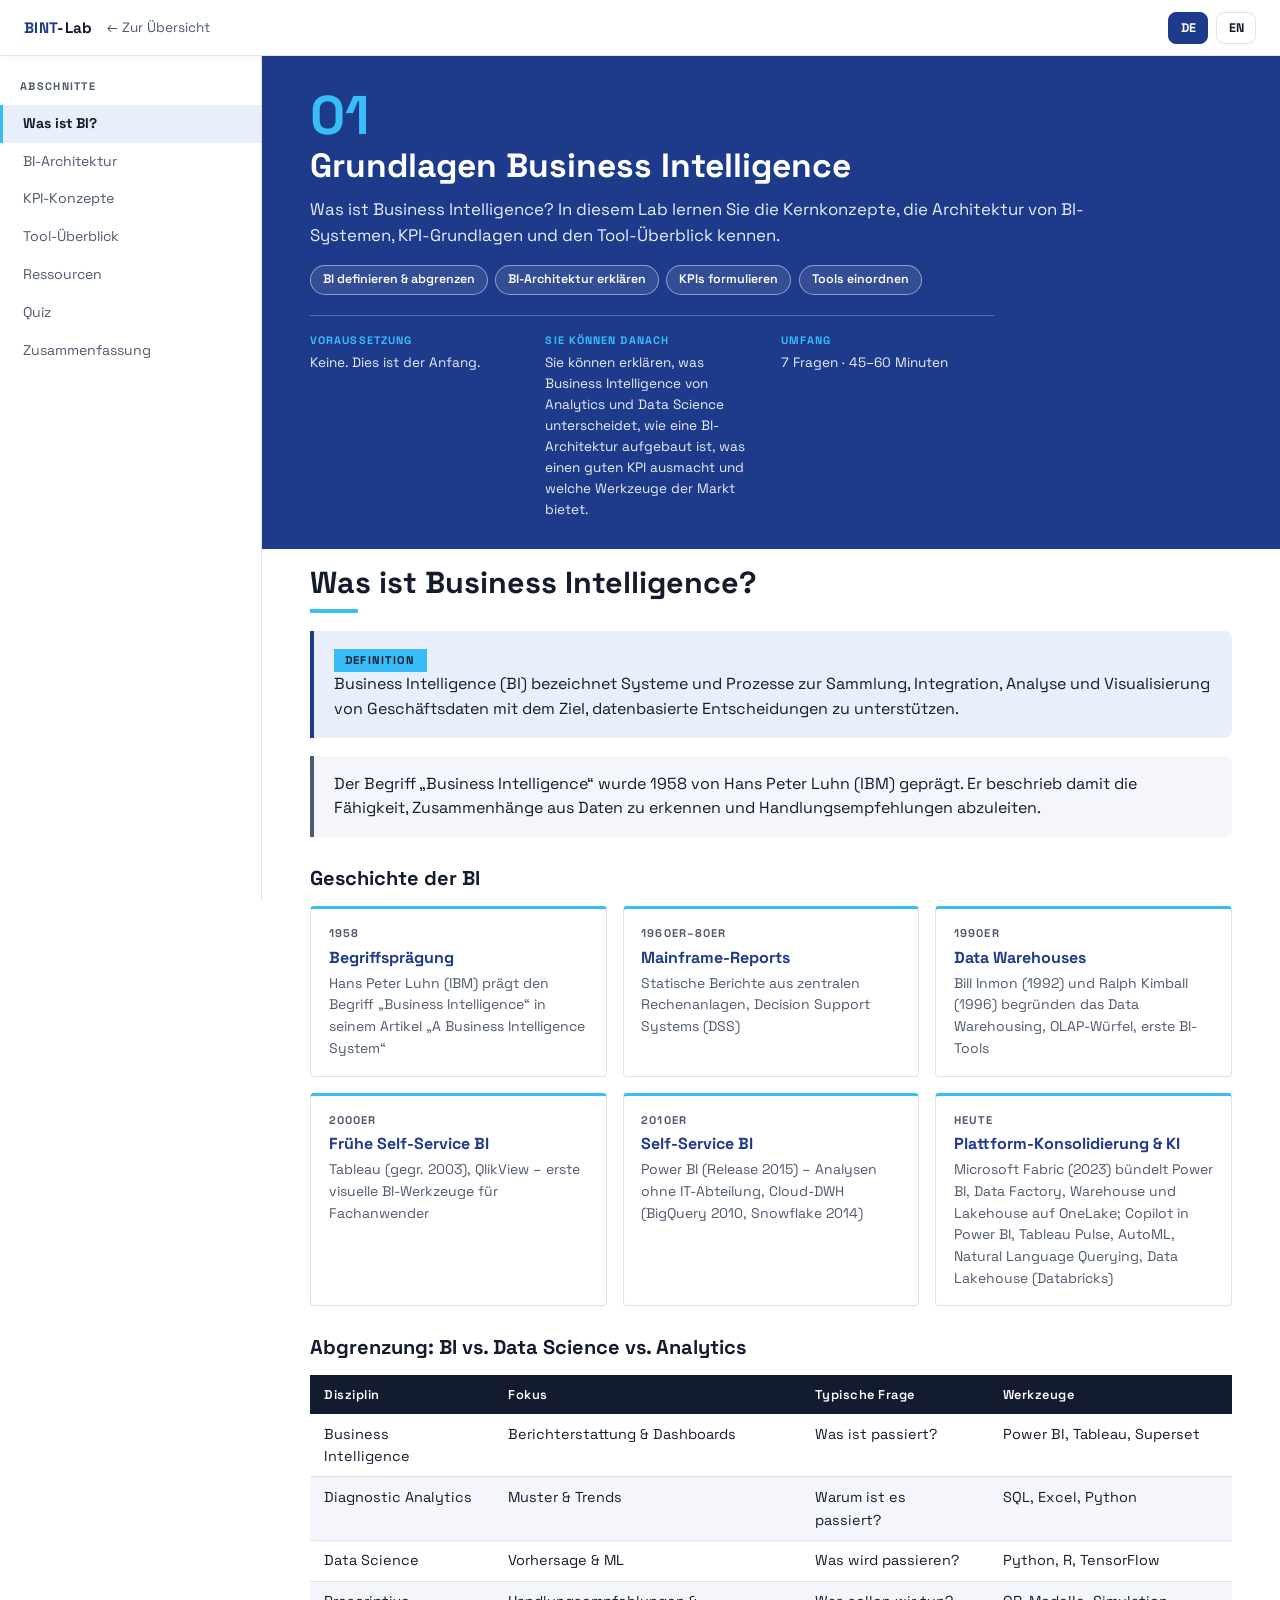
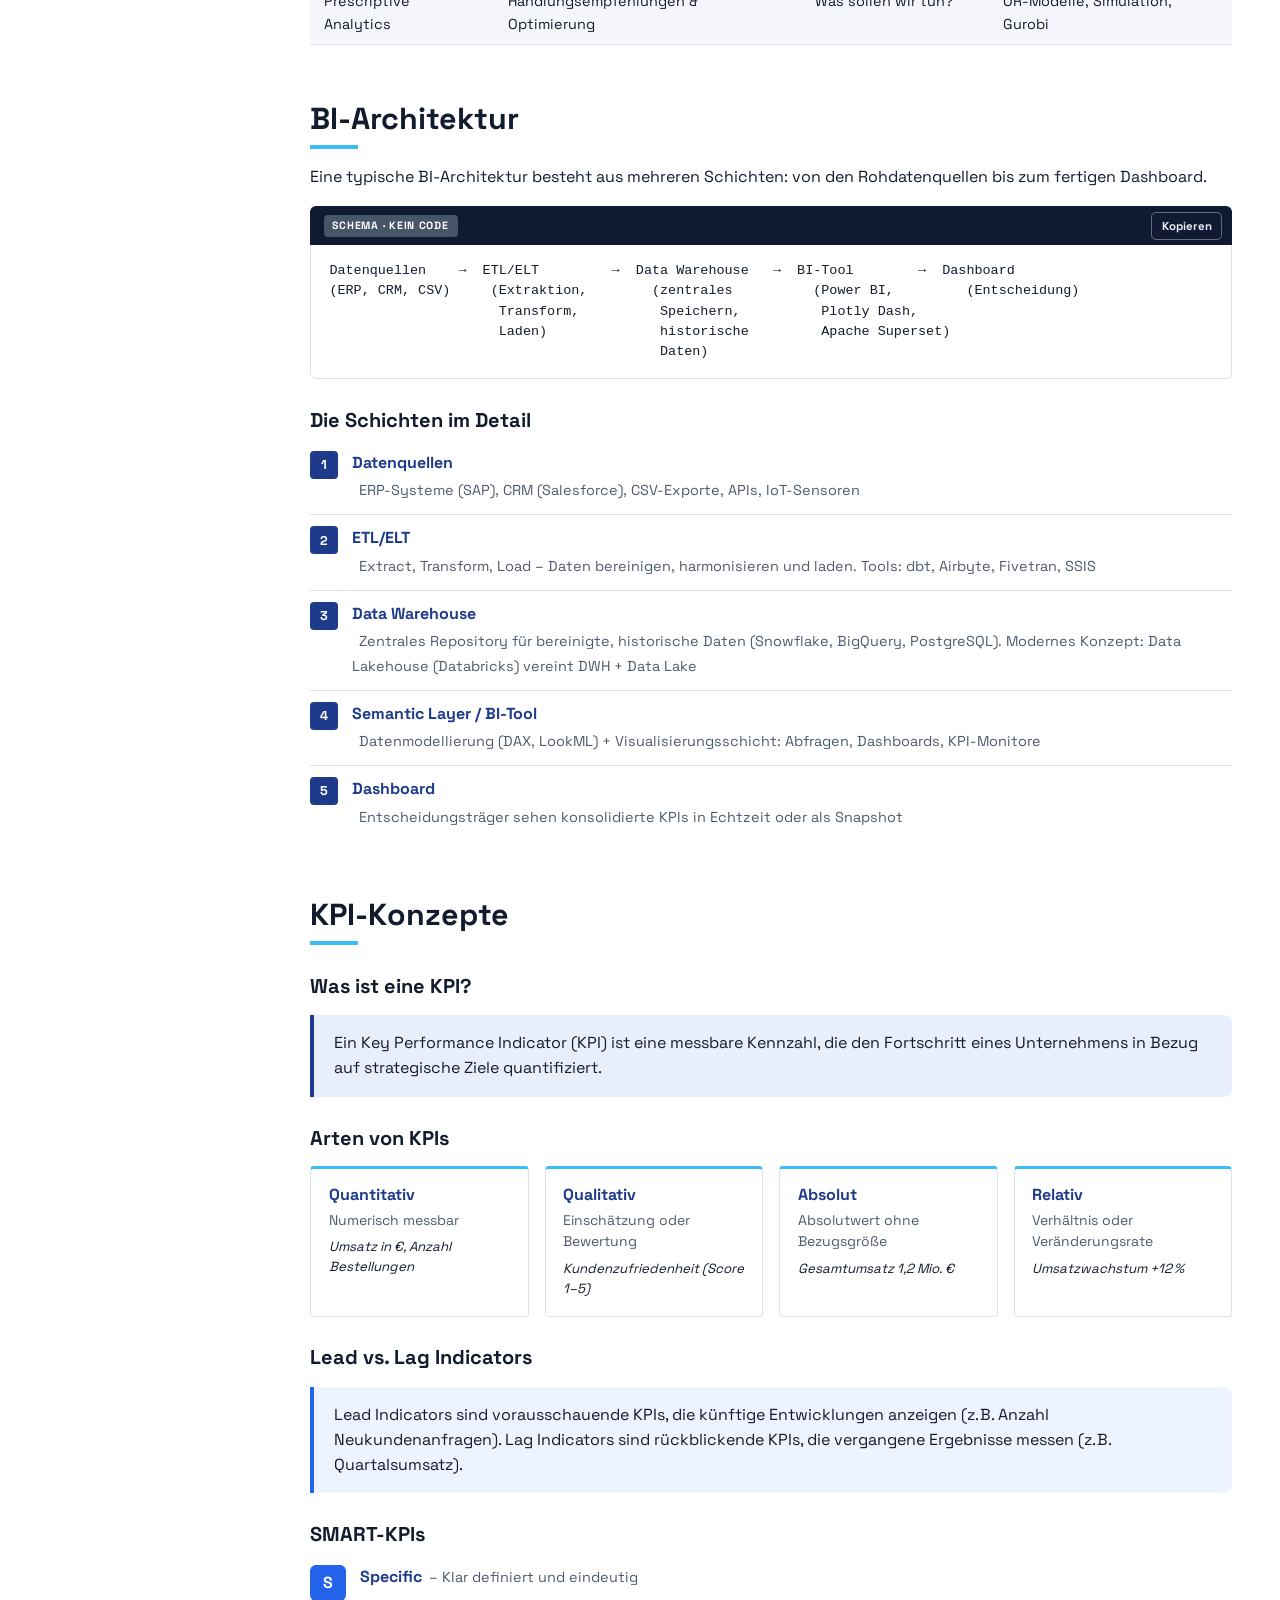
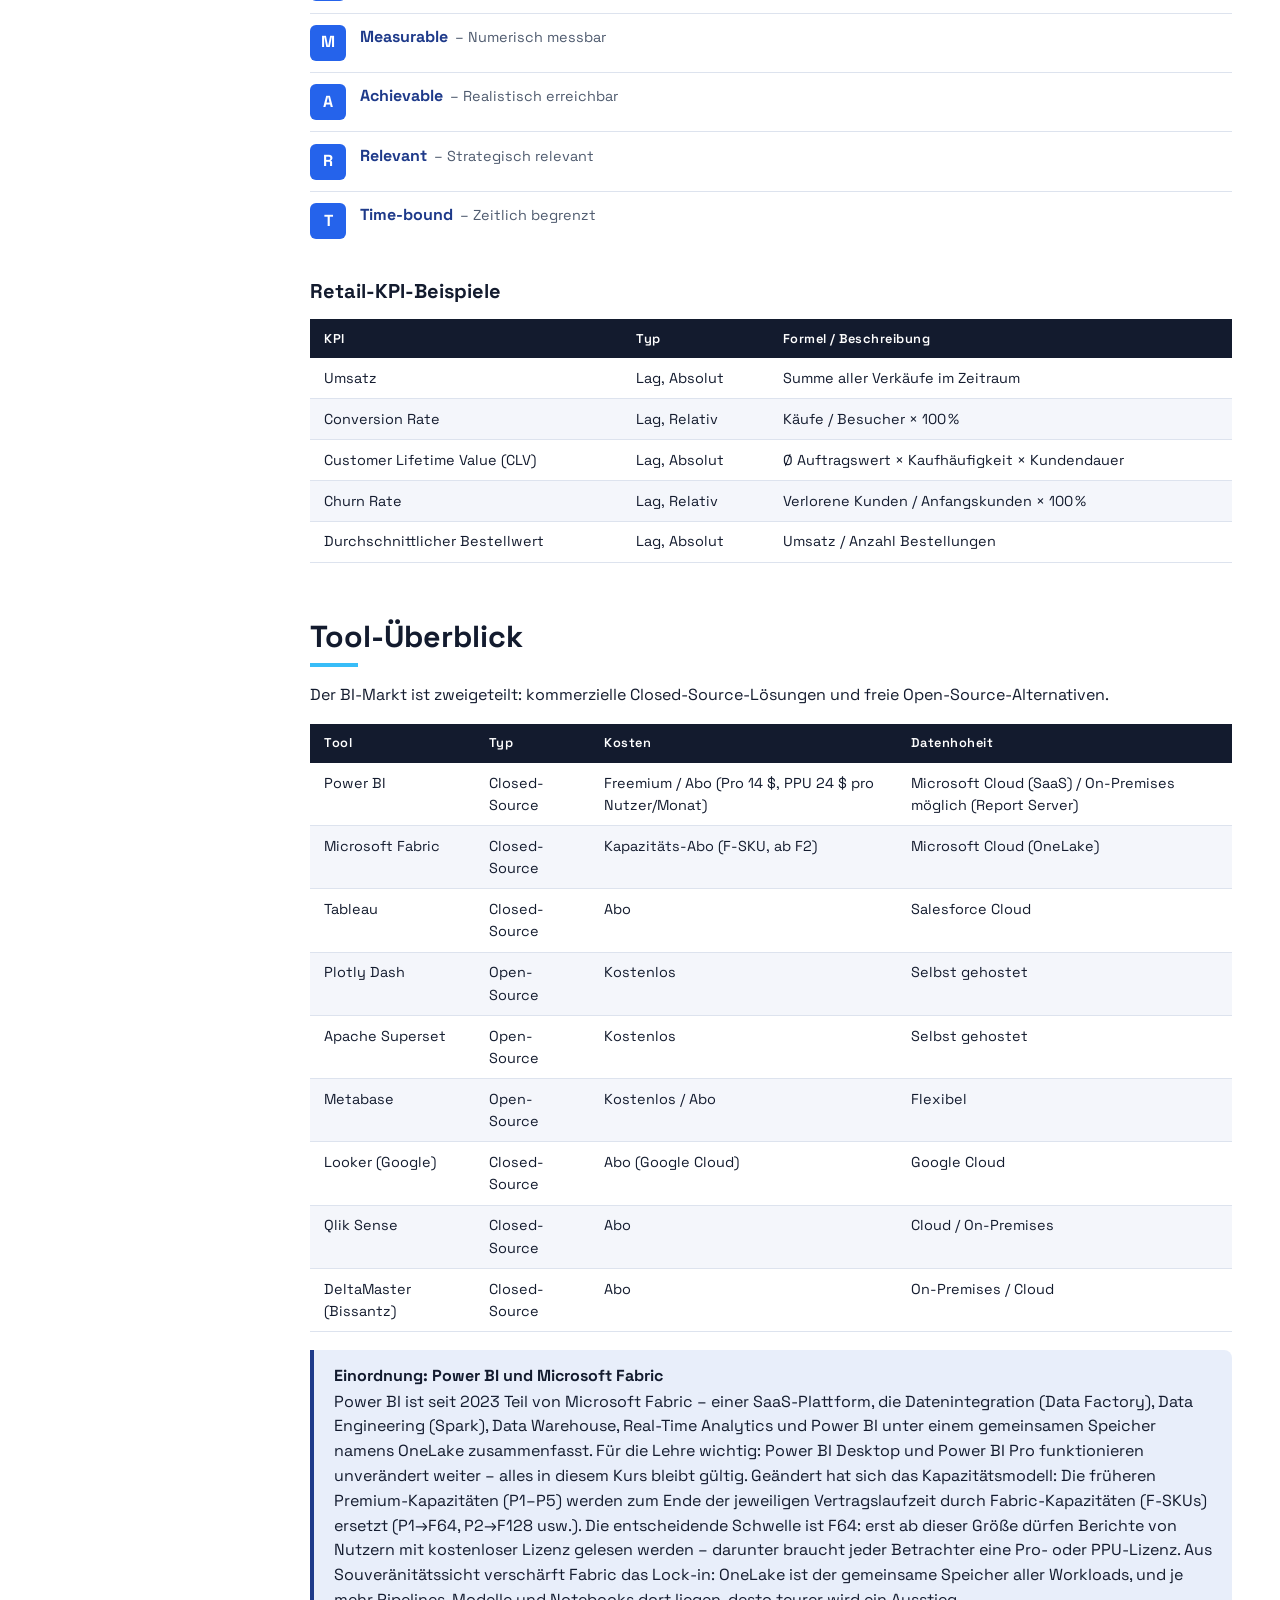
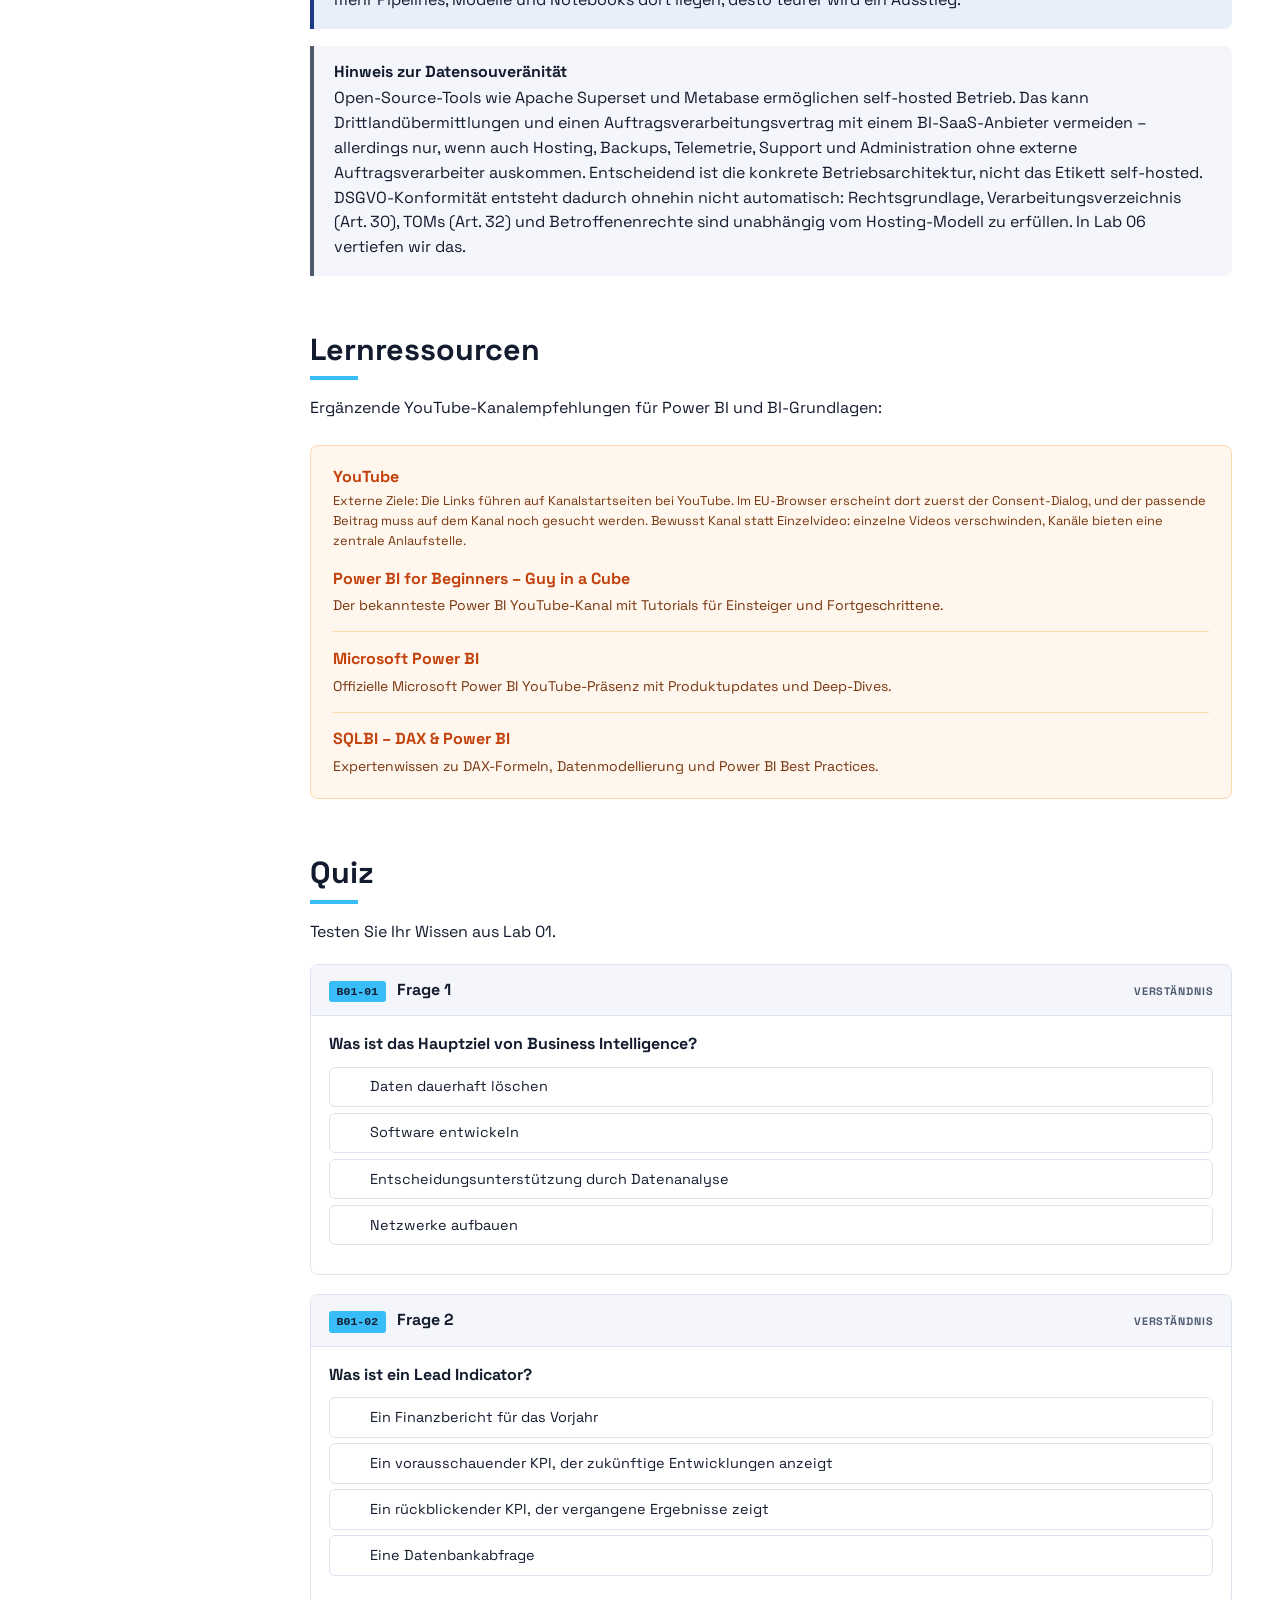
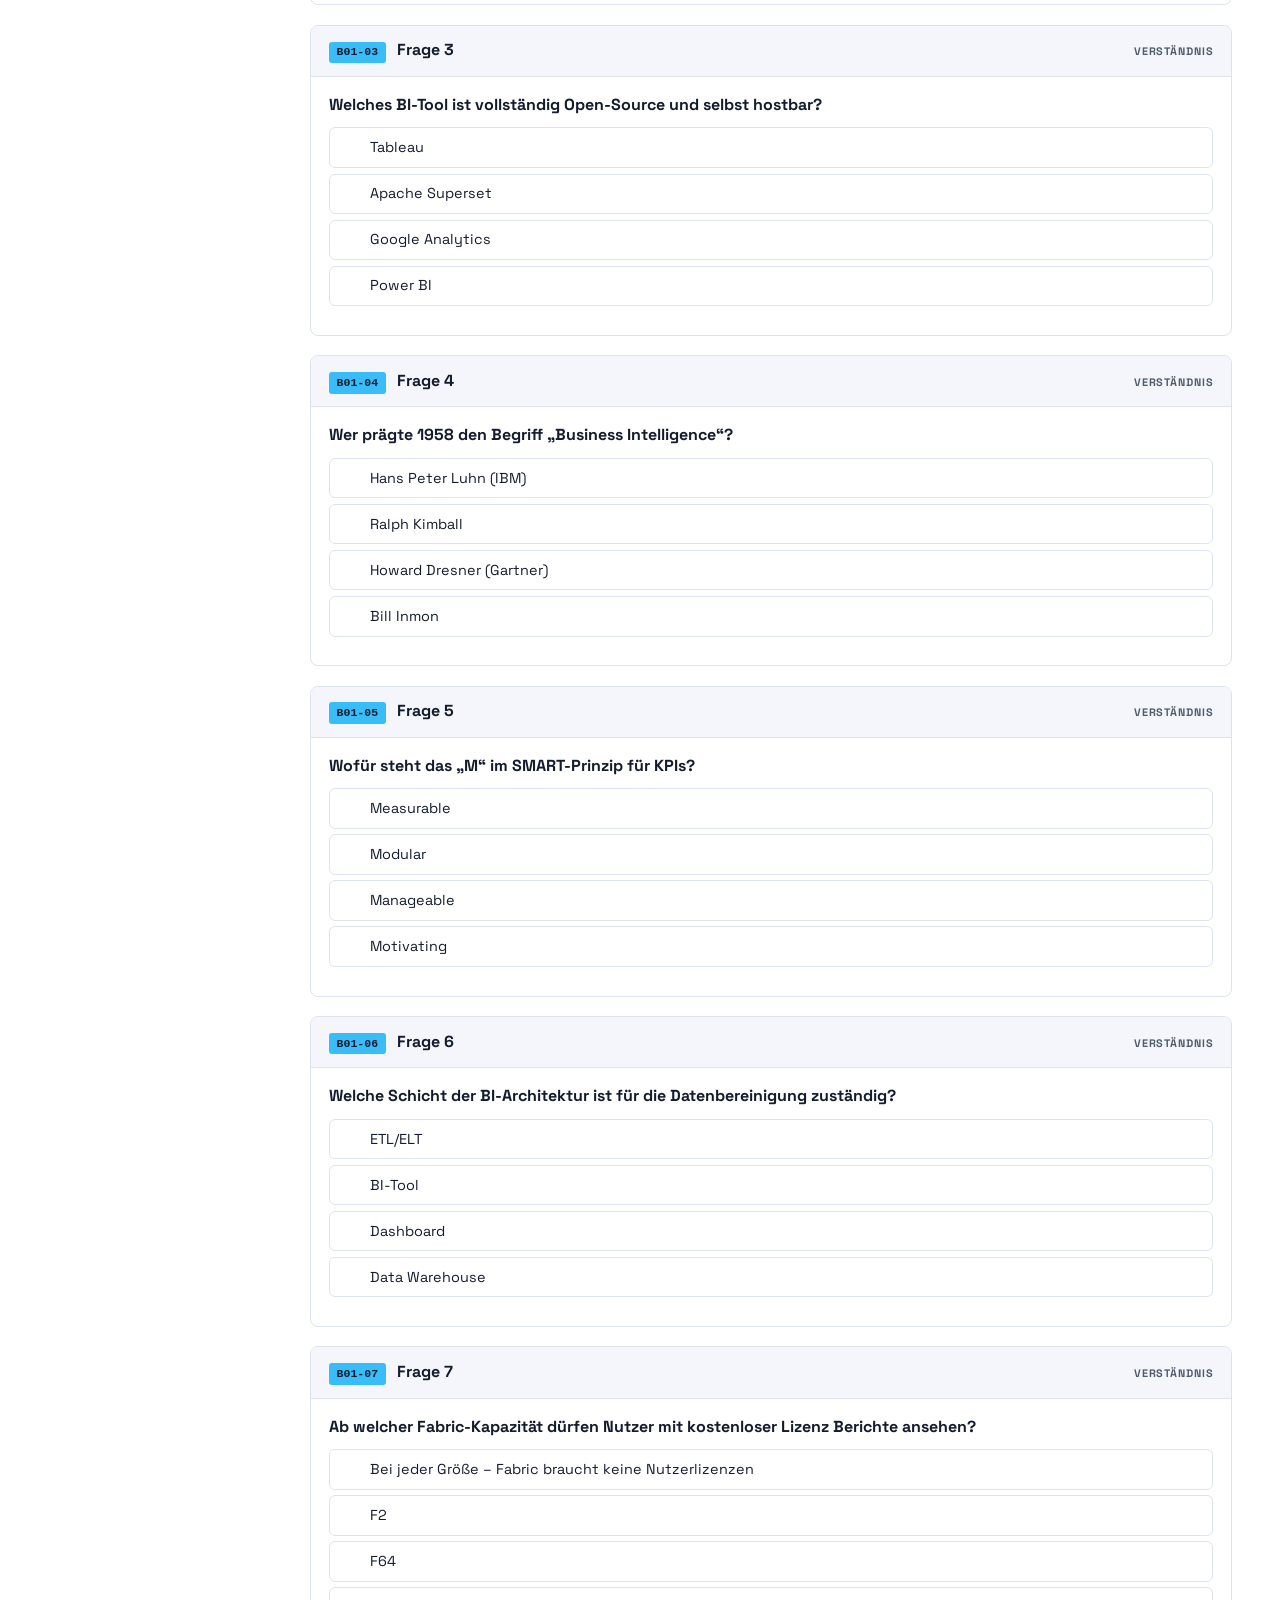
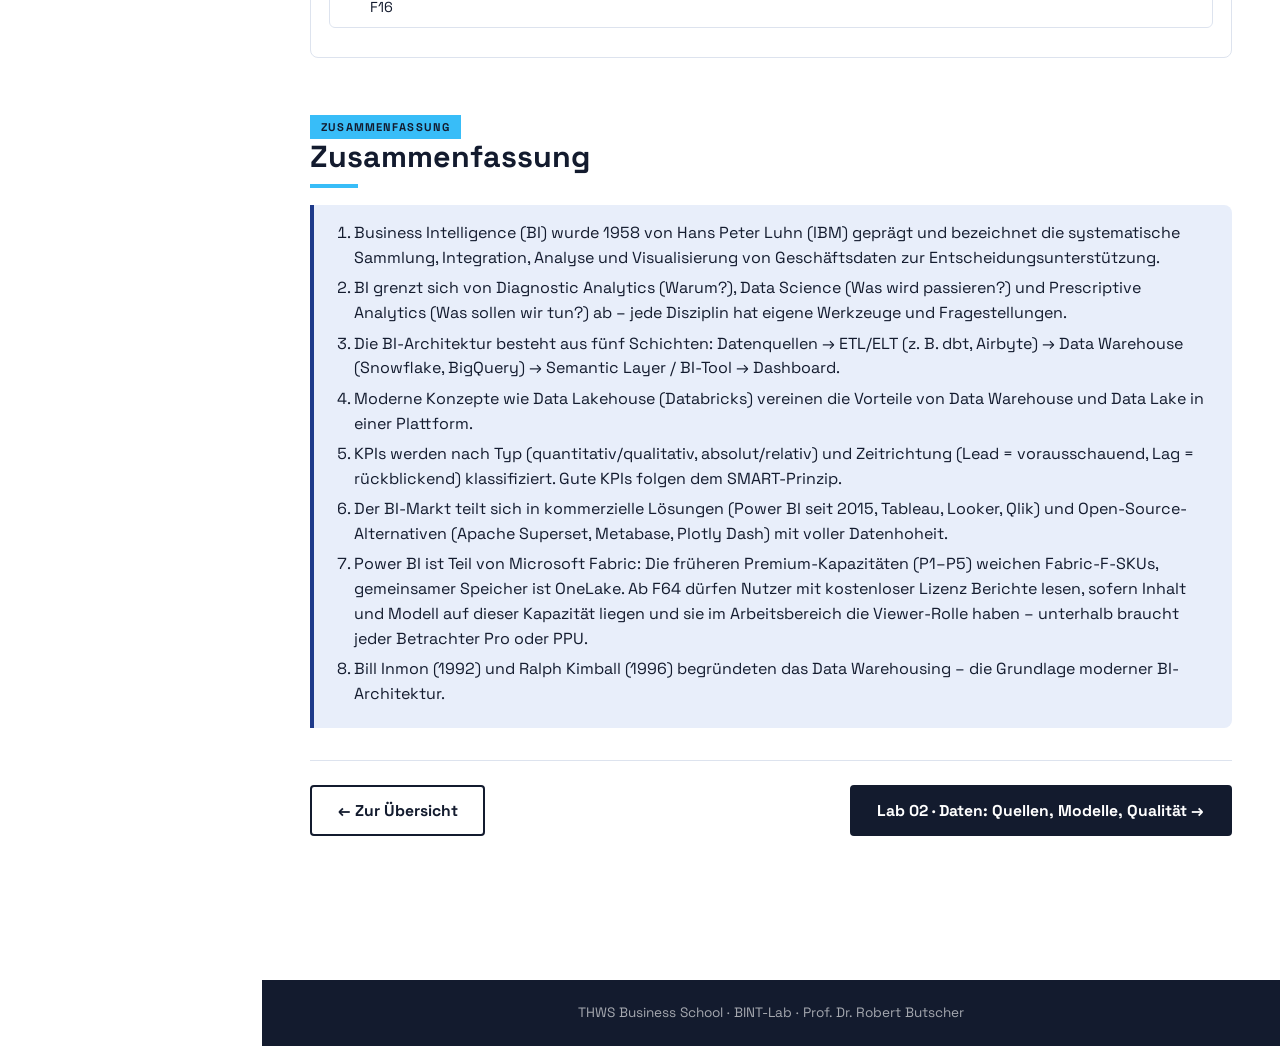
<file: lab-01-grundlagen.html>
<!DOCTYPE html>
<html lang="de" data-lang="de">
<head>
  <meta charset="UTF-8" />
  <meta name="viewport" content="width=device-width, initial-scale=1.0" />
  <title>Lab 01 · Grundlagen Business Intelligence · BINT-Lab</title>
  <meta name="bint:titel-en" content="Lab 01 · BI Foundations · BINT-Lab" />
  <meta name="description" content="Was ist Business Intelligence? In diesem Lab lernen Sie die Kernkonzepte, die Architektur von BI-Systemen, KPI-Grundlagen und den Tool-Überblick kennen." />
  <link rel="preconnect" href="https://fonts.googleapis.com">
  <link rel="preconnect" href="https://fonts.gstatic.com" crossorigin>
  <link href="https://fonts.googleapis.com/css2?family=Space+Grotesk:wght@400;500;600;700;800&display=swap" rel="stylesheet">
  <link rel="stylesheet" href="assets/bint.css" />
  <link rel="icon" href="data:image/svg+xml,<svg xmlns='http://www.w3.org/2000/svg' viewBox='0 0 32 32'><rect width='32' height='32' fill='%231E3A8A'/><text x='16' y='23' font-family='sans-serif' font-size='18' font-weight='bold' text-anchor='middle' fill='%2338BDF8'>B</text></svg>" />
</head>
<body class="lab-page" data-lab="lab-01">

<a class="skip-link" href="#main"><span lang="de">Zum Inhalt springen</span><span lang="en">Skip to content</span></a>

<header class="header">
  <div class="header-left">
    <a class="header-logo" href="index.html" data-lab-link><span class="mark">BINT</span>-Lab</a>
    <a class="header-back" href="index.html" data-lab-link>
      <span lang="de">← Zur Übersicht</span><span lang="en">← Back to overview</span>
    </a>
  </div>
  <div class="header-right">
    <button class="lang-btn active" data-lang-btn="de" aria-pressed="true" aria-label="Deutsch">DE</button>
    <button class="lang-btn" data-lang-btn="en" aria-pressed="false" aria-label="English">EN</button>
  </div>
</header>

<nav class="sidebar" aria-label="Lab-Navigation">
  <div class="sidebar-title"><span lang="de">Abschnitte</span><span lang="en">Sections</span></div>
  <a class="sidebar-link" href="#was-ist-bi"><span lang="de">Was ist BI?</span><span lang="en">What is BI?</span></a>
  <a class="sidebar-link" href="#architektur"><span lang="de">BI-Architektur</span><span lang="en">BI Architecture</span></a>
  <a class="sidebar-link" href="#kpis"><span lang="de">KPI-Konzepte</span><span lang="en">KPI Concepts</span></a>
  <a class="sidebar-link" href="#tools"><span lang="de">Tool-Überblick</span><span lang="en">Tool Overview</span></a>
  <a class="sidebar-link" href="#youtube"><span lang="de">Ressourcen</span><span lang="en">Resources</span></a>
  <a class="sidebar-link" href="#quiz"><span lang="de">Quiz</span><span lang="en">Quiz</span></a>
  <a class="sidebar-link" href="#zusammenfassung"><span lang="de">Zusammenfassung</span><span lang="en">Summary</span></a>
</nav>

<div class="lab-header">
  <div class="lab-num-big">01</div>
  <h1 class="lab-title"><span lang="de">Grundlagen Business Intelligence</span><span lang="en">BI Foundations</span></h1>
  <p class="lab-intro"><span lang="de">Was ist Business Intelligence? In diesem Lab lernen Sie die Kernkonzepte, die Architektur von BI-Systemen, KPI-Grundlagen und den Tool-Überblick kennen.</span><span lang="en">What is Business Intelligence? In this lab you will learn the core concepts, the architecture of BI systems, KPI fundamentals, and a tool overview.</span></p>
  <div class="lernziele">
    <span class="lernziel-chip"><span lang="de">BI definieren &amp; abgrenzen</span><span lang="en">Define &amp; distinguish BI</span></span>
    <span class="lernziel-chip"><span lang="de">BI-Architektur erklären</span><span lang="en">Explain BI architecture</span></span>
    <span class="lernziel-chip"><span lang="de">KPIs formulieren</span><span lang="en">Formulate KPIs</span></span>
    <span class="lernziel-chip"><span lang="de">Tools einordnen</span><span lang="en">Classify tools</span></span>
  </div>
</div>

<main class="main-content" id="main">

  <section class="section-block" id="was-ist-bi">
    <h2><span lang="de">Was ist Business Intelligence?</span><span lang="en">What is Business Intelligence?</span></h2>
    <div class="accent-line"></div>

    <div class="concept-box">
      <span class="badge">Definition</span>
      <p><span lang="de">Business Intelligence (BI) bezeichnet Systeme und Prozesse zur Sammlung, Integration, Analyse und Visualisierung von Geschäftsdaten mit dem Ziel, datenbasierte Entscheidungen zu unterstützen.</span><span lang="en">Business Intelligence (BI) refers to systems and processes for collecting, integrating, analysing, and visualising business data with the goal of supporting data-driven decisions.</span></p>
    </div>

    <div class="info-box">
      <p><span lang="de">Der Begriff „Business Intelligence“ wurde 1958 von Hans Peter Luhn (IBM) geprägt. Er beschrieb damit die Fähigkeit, Zusammenhänge aus Daten zu erkennen und Handlungsempfehlungen abzuleiten.</span><span lang="en">The term "Business Intelligence" was coined in 1958 by Hans Peter Luhn (IBM). He described the ability to recognise relationships in data and derive actionable recommendations.</span></p>
    </div>

    <h3><span lang="de">Geschichte der BI</span><span lang="en">History of BI</span></h3>
    <div class="karten">
      <div class="karte">
        <div class="kopfzeile">1958</div>
        <h4><span lang="de">Begriffsprägung</span><span lang="en">Term Coined</span></h4>
        <p><span lang="de">Hans Peter Luhn (IBM) prägt den Begriff „Business Intelligence“ in seinem Artikel „A Business Intelligence System“</span><span lang="en">Hans Peter Luhn (IBM) coins "Business Intelligence" in his paper "A Business Intelligence System"</span></p>
      </div>
      <div class="karte">
        <div class="kopfzeile"><span lang="de">1960er–80er</span><span lang="en">1960s–80s</span></div>
        <h4><span lang="de">Mainframe-Reports</span><span lang="en">Mainframe Reports</span></h4>
        <p><span lang="de">Statische Berichte aus zentralen Rechenanlagen, Decision Support Systems (DSS)</span><span lang="en">Static reports from centralised computing systems, Decision Support Systems (DSS)</span></p>
      </div>
      <div class="karte">
        <div class="kopfzeile"><span lang="de">1990er</span><span lang="en">1990s</span></div>
        <h4>Data Warehouses</h4>
        <p><span lang="de">Bill Inmon (1992) und Ralph Kimball (1996) begründen das Data Warehousing, OLAP-Würfel, erste BI-Tools</span><span lang="en">Bill Inmon (1992) and Ralph Kimball (1996) establish data warehousing, OLAP cubes, first BI tools</span></p>
      </div>
      <div class="karte">
        <div class="kopfzeile"><span lang="de">2000er</span><span lang="en">2000s</span></div>
        <h4><span lang="de">Frühe Self-Service BI</span><span lang="en">Early Self-Service BI</span></h4>
        <p><span lang="de">Tableau (gegr. 2003), QlikView – erste visuelle BI-Werkzeuge für Fachanwender</span><span lang="en">Tableau (founded 2003), QlikView – first visual BI tools for business users</span></p>
      </div>
      <div class="karte">
        <div class="kopfzeile"><span lang="de">2010er</span><span lang="en">2010s</span></div>
        <h4>Self-Service BI</h4>
        <p><span lang="de">Power BI (Release 2015) – Analysen ohne IT-Abteilung, Cloud-DWH (BigQuery 2010, Snowflake 2014)</span><span lang="en">Power BI (released 2015) – analysis without IT, Cloud DWH (BigQuery 2010, Snowflake 2014)</span></p>
      </div>
      <div class="karte">
        <div class="kopfzeile"><span lang="de">Heute</span><span lang="en">Today</span></div>
        <h4><span lang="de">Plattform-Konsolidierung &amp; KI</span><span lang="en">Platform Consolidation &amp; AI</span></h4>
        <p><span lang="de">Microsoft Fabric (2023) bündelt Power BI, Data Factory, Warehouse und Lakehouse auf OneLake; Copilot in Power BI, Tableau Pulse, AutoML, Natural Language Querying, Data Lakehouse (Databricks)</span><span lang="en">Microsoft Fabric (2023) bundles Power BI, Data Factory, Warehouse and Lakehouse on OneLake; Copilot in Power BI, Tableau Pulse, AutoML, Natural Language Querying, Data Lakehouse (Databricks)</span></p>
      </div>
    </div>

    <h3><span lang="de">Abgrenzung: BI vs. Data Science vs. Analytics</span><span lang="en">Distinguishing: BI vs. Data Science vs. Analytics</span></h3>
    <div class="table-scroll">
      <table>
        <thead>
          <tr>
            <th><span lang="de">Disziplin</span><span lang="en">Discipline</span></th>
            <th><span lang="de">Fokus</span><span lang="en">Focus</span></th>
            <th><span lang="de">Typische Frage</span><span lang="en">Typical Question</span></th>
            <th><span lang="de">Werkzeuge</span><span lang="en">Tools</span></th>
          </tr>
        </thead>
        <tbody>
          <tr>
            <td>Business Intelligence</td>
            <td><span lang="de">Berichterstattung &amp; Dashboards</span><span lang="en">Reporting &amp; Dashboards</span></td>
            <td><span lang="de">Was ist passiert?</span><span lang="en">What happened?</span></td>
            <td>Power BI, Tableau, Superset</td>
          </tr>
          <tr>
            <td>Diagnostic Analytics</td>
            <td><span lang="de">Muster &amp; Trends</span><span lang="en">Patterns &amp; Trends</span></td>
            <td><span lang="de">Warum ist es passiert?</span><span lang="en">Why did it happen?</span></td>
            <td>SQL, Excel, Python</td>
          </tr>
          <tr>
            <td>Data Science</td>
            <td><span lang="de">Vorhersage &amp; ML</span><span lang="en">Prediction &amp; ML</span></td>
            <td><span lang="de">Was wird passieren?</span><span lang="en">What will happen?</span></td>
            <td>Python, R, TensorFlow</td>
          </tr>
          <tr>
            <td>Prescriptive Analytics</td>
            <td><span lang="de">Handlungsempfehlungen &amp; Optimierung</span><span lang="en">Recommendations &amp; Optimisation</span></td>
            <td><span lang="de">Was sollen wir tun?</span><span lang="en">What should we do?</span></td>
            <td><span lang="de">OR-Modelle, Simulation, Gurobi</span><span lang="en">OR models, Simulation, Gurobi</span></td>
          </tr>
        </tbody>
      </table>
    </div>
  </section>

  <section class="section-block" id="architektur">
    <h2><span lang="de">BI-Architektur</span><span lang="en">BI Architecture</span></h2>
    <div class="accent-line"></div>
    <p><span lang="de">Eine typische BI-Architektur besteht aus mehreren Schichten: von den Rohdatenquellen bis zum fertigen Dashboard.</span><span lang="en">A typical BI architecture consists of several layers: from raw data sources to the finished dashboard.</span></p>

    <div class="codeblock diagram" data-kind="diagram" data-name="s2DiagramCode">
<pre class="code-block" lang="de">Datenquellen    →  ETL/ELT         →  Data Warehouse   →  BI-Tool        →  Dashboard
(ERP, CRM, CSV)     (Extraktion,        (zentrales          (Power BI,         (Entscheidung)
                     Transform,          Speichern,          Plotly Dash,
                     Laden)              historische         Apache Superset)
                                         Daten)</pre>
<pre class="code-block" lang="en">Data Sources     →  ETL/ELT         →  Data Warehouse   →  BI Tool        →  Dashboard
(ERP, CRM, CSV)     (Extract,           (Central                (Power BI,         (Decision)
                     Transform,          storage,                Plotly Dash,
                     Load)               historical              Apache Superset)
                                         data)</pre>
    </div>

    <h3><span lang="de">Die Schichten im Detail</span><span lang="en">The Layers in Detail</span></h3>
    <ol class="ebenen">
      <li><span class="nr">1</span><div><div class="name"><span lang="de">Datenquellen</span><span lang="en">Data Sources</span></div><div class="text"><span lang="de">ERP-Systeme (SAP), CRM (Salesforce), CSV-Exporte, APIs, IoT-Sensoren</span><span lang="en">ERP systems (SAP), CRM (Salesforce), CSV exports, APIs, IoT sensors</span></div></div></li>
      <li><span class="nr">2</span><div><div class="name">ETL/ELT</div><div class="text"><span lang="de">Extract, Transform, Load – Daten bereinigen, harmonisieren und laden. Tools: dbt, Airbyte, Fivetran, SSIS</span><span lang="en">Extract, Transform, Load – clean, harmonise, and load data. Tools: dbt, Airbyte, Fivetran, SSIS</span></div></div></li>
      <li><span class="nr">3</span><div><div class="name">Data Warehouse</div><div class="text"><span lang="de">Zentrales Repository für bereinigte, historische Daten (Snowflake, BigQuery, PostgreSQL). Modernes Konzept: Data Lakehouse (Databricks) vereint DWH + Data Lake</span><span lang="en">Central repository for cleaned, historical data (Snowflake, BigQuery, PostgreSQL). Modern concept: Data Lakehouse (Databricks) unifies DWH + Data Lake</span></div></div></li>
      <li><span class="nr">4</span><div><div class="name"><span lang="de">Semantic Layer / BI-Tool</span><span lang="en">Semantic Layer / BI Tool</span></div><div class="text"><span lang="de">Datenmodellierung (DAX, LookML) + Visualisierungsschicht: Abfragen, Dashboards, KPI-Monitore</span><span lang="en">Data modelling (DAX, LookML) + visualisation layer: queries, dashboards, KPI monitors</span></div></div></li>
      <li><span class="nr">5</span><div><div class="name">Dashboard</div><div class="text"><span lang="de">Entscheidungsträger sehen konsolidierte KPIs in Echtzeit oder als Snapshot</span><span lang="en">Decision makers see consolidated KPIs in real time or as a snapshot</span></div></div></li>
    </ol>
  </section>

  <section class="section-block" id="kpis">
    <h2><span lang="de">KPI-Konzepte</span><span lang="en">KPI Concepts</span></h2>
    <div class="accent-line"></div>

    <h3><span lang="de">Was ist eine KPI?</span><span lang="en">What is a KPI?</span></h3>
    <div class="concept-box">
      <p><span lang="de">Ein Key Performance Indicator (KPI) ist eine messbare Kennzahl, die den Fortschritt eines Unternehmens in Bezug auf strategische Ziele quantifiziert.</span><span lang="en">A Key Performance Indicator (KPI) is a measurable metric that quantifies the progress of a company towards strategic goals.</span></p>
    </div>

    <h3><span lang="de">Arten von KPIs</span><span lang="en">Types of KPIs</span></h3>
    <div class="karten schmal">
      <div class="karte">
        <h4><span lang="de">Quantitativ</span><span lang="en">Quantitative</span></h4>
        <p><span lang="de">Numerisch messbar</span><span lang="en">Numerically measurable</span></p>
        <p class="beispiel"><span lang="de">Umsatz in €, Anzahl Bestellungen</span><span lang="en">Revenue in €, number of orders</span></p>
      </div>
      <div class="karte">
        <h4><span lang="de">Qualitativ</span><span lang="en">Qualitative</span></h4>
        <p><span lang="de">Einschätzung oder Bewertung</span><span lang="en">Assessment or rating</span></p>
        <p class="beispiel"><span lang="de">Kundenzufriedenheit (Score 1–5)</span><span lang="en">Customer satisfaction (score 1–5)</span></p>
      </div>
      <div class="karte">
        <h4><span lang="de">Absolut</span><span lang="en">Absolute</span></h4>
        <p><span lang="de">Absolutwert ohne Bezugsgröße</span><span lang="en">Absolute value without reference</span></p>
        <p class="beispiel"><span lang="de">Gesamtumsatz 1,2 Mio. €</span><span lang="en">Total revenue €1.2M</span></p>
      </div>
      <div class="karte">
        <h4><span lang="de">Relativ</span><span lang="en">Relative</span></h4>
        <p><span lang="de">Verhältnis oder Veränderungsrate</span><span lang="en">Ratio or rate of change</span></p>
        <p class="beispiel"><span lang="de">Umsatzwachstum +12 %</span><span lang="en">Revenue growth +12%</span></p>
      </div>
    </div>

    <h3>Lead vs. Lag Indicators</h3>
    <div class="tip-box">
      <p><span lang="de">Lead Indicators sind vorausschauende KPIs, die künftige Entwicklungen anzeigen (z. B. Anzahl Neukundenanfragen). Lag Indicators sind rückblickende KPIs, die vergangene Ergebnisse messen (z. B. Quartalsumsatz).</span><span lang="en">Lead Indicators are forward-looking KPIs that signal future developments (e.g. number of new customer enquiries). Lag Indicators are backward-looking KPIs that measure past results (e.g. quarterly revenue).</span></p>
    </div>

    <h3><span lang="de">SMART-KPIs</span><span lang="en">SMART KPIs</span></h3>
    <ol class="ebenen buchstaben">
      <li><span class="nr">S</span><div><span class="name">Specific</span><span class="text">– <span lang="de">Klar definiert und eindeutig</span><span lang="en">Clearly defined and unambiguous</span></span></div></li>
      <li><span class="nr">M</span><div><span class="name">Measurable</span><span class="text">– <span lang="de">Numerisch messbar</span><span lang="en">Numerically measurable</span></span></div></li>
      <li><span class="nr">A</span><div><span class="name">Achievable</span><span class="text">– <span lang="de">Realistisch erreichbar</span><span lang="en">Realistically achievable</span></span></div></li>
      <li><span class="nr">R</span><div><span class="name">Relevant</span><span class="text">– <span lang="de">Strategisch relevant</span><span lang="en">Strategically relevant</span></span></div></li>
      <li><span class="nr">T</span><div><span class="name">Time-bound</span><span class="text">– <span lang="de">Zeitlich begrenzt</span><span lang="en">Time-limited</span></span></div></li>
    </ol>

    <h3><span lang="de">Retail-KPI-Beispiele</span><span lang="en">Retail KPI Examples</span></h3>
    <div class="table-scroll">
      <table>
        <thead>
          <tr>
            <th>KPI</th>
            <th><span lang="de">Typ</span><span lang="en">Type</span></th>
            <th><span lang="de">Formel / Beschreibung</span><span lang="en">Formula / Description</span></th>
          </tr>
        </thead>
        <tbody>
          <tr>
            <td><span lang="de">Umsatz</span><span lang="en">Revenue</span></td>
            <td><span lang="de">Lag, Absolut</span><span lang="en">Lag, Absolute</span></td>
            <td><span lang="de">Summe aller Verkäufe im Zeitraum</span><span lang="en">Sum of all sales in the period</span></td>
          </tr>
          <tr>
            <td>Conversion Rate</td>
            <td><span lang="de">Lag, Relativ</span><span lang="en">Lag, Relative</span></td>
            <td><span lang="de">Käufe / Besucher × 100 %</span><span lang="en">Purchases / Visitors × 100%</span></td>
          </tr>
          <tr>
            <td>Customer Lifetime Value (CLV)</td>
            <td><span lang="de">Lag, Absolut</span><span lang="en">Lag, Absolute</span></td>
            <td><span lang="de">Ø Auftragswert × Kaufhäufigkeit × Kundendauer</span><span lang="en">Avg. order value × purchase frequency × customer duration</span></td>
          </tr>
          <tr>
            <td>Churn Rate</td>
            <td><span lang="de">Lag, Relativ</span><span lang="en">Lag, Relative</span></td>
            <td><span lang="de">Verlorene Kunden / Anfangskunden × 100 %</span><span lang="en">Lost customers / Starting customers × 100%</span></td>
          </tr>
          <tr>
            <td><span lang="de">Durchschnittlicher Bestellwert</span><span lang="en">Average Order Value</span></td>
            <td><span lang="de">Lag, Absolut</span><span lang="en">Lag, Absolute</span></td>
            <td><span lang="de">Umsatz / Anzahl Bestellungen</span><span lang="en">Revenue / Number of orders</span></td>
          </tr>
        </tbody>
      </table>
    </div>
  </section>

  <section class="section-block" id="tools">
    <h2><span lang="de">Tool-Überblick</span><span lang="en">Tool Overview</span></h2>
    <div class="accent-line"></div>
    <p><span lang="de">Der BI-Markt ist zweigeteilt: kommerzielle Closed-Source-Lösungen und freie Open-Source-Alternativen.</span><span lang="en">The BI market is split: commercial closed-source solutions and free open-source alternatives.</span></p>

    <div class="table-scroll">
      <table>
        <thead>
          <tr>
            <th>Tool</th>
            <th><span lang="de">Typ</span><span lang="en">Type</span></th>
            <th><span lang="de">Kosten</span><span lang="en">Cost</span></th>
            <th><span lang="de">Datenhoheit</span><span lang="en">Data Sovereignty</span></th>
          </tr>
        </thead>
        <tbody>
          <tr>
            <td>Power BI</td>
            <td>Closed-Source</td>
            <td><span lang="de">Freemium / Abo (Pro 14 $, PPU 24 $ pro Nutzer/Monat)</span><span lang="en">Freemium / subscription (Pro $14, PPU $24 per user/month)</span></td>
            <td><span lang="de">Microsoft Cloud (SaaS) / On-Premises möglich (Report Server)</span><span lang="en">Microsoft Cloud (SaaS) / On-Premises possible (Report Server)</span></td>
          </tr>
          <tr>
            <td>Microsoft Fabric</td>
            <td>Closed-Source</td>
            <td><span lang="de">Kapazitäts-Abo (F-SKU, ab F2)</span><span lang="en">Capacity subscription (F-SKU, from F2)</span></td>
            <td>Microsoft Cloud (OneLake)</td>
          </tr>
          <tr>
            <td>Tableau</td>
            <td>Closed-Source</td>
            <td><span lang="de">Abo</span><span lang="en">Subscription</span></td>
            <td>Salesforce Cloud</td>
          </tr>
          <tr>
            <td>Plotly Dash</td>
            <td>Open-Source</td>
            <td><span lang="de">Kostenlos</span><span lang="en">Free</span></td>
            <td><span lang="de">Selbst gehostet</span><span lang="en">Self-hosted</span></td>
          </tr>
          <tr>
            <td>Apache Superset</td>
            <td>Open-Source</td>
            <td><span lang="de">Kostenlos</span><span lang="en">Free</span></td>
            <td><span lang="de">Selbst gehostet</span><span lang="en">Self-hosted</span></td>
          </tr>
          <tr>
            <td>Metabase</td>
            <td>Open-Source</td>
            <td><span lang="de">Kostenlos / Abo</span><span lang="en">Free / Subscription</span></td>
            <td><span lang="de">Flexibel</span><span lang="en">Flexible</span></td>
          </tr>
          <tr>
            <td>Looker (Google)</td>
            <td>Closed-Source</td>
            <td><span lang="de">Abo (Google Cloud)</span><span lang="en">Subscription (Google Cloud)</span></td>
            <td>Google Cloud</td>
          </tr>
          <tr>
            <td>Qlik Sense</td>
            <td>Closed-Source</td>
            <td><span lang="de">Abo</span><span lang="en">Subscription</span></td>
            <td>Cloud / On-Premises</td>
          </tr>
          <tr>
            <td>DeltaMaster (Bissantz)</td>
            <td>Closed-Source</td>
            <td><span lang="de">Abo</span><span lang="en">Subscription</span></td>
            <td>On-Premises / Cloud</td>
          </tr>
        </tbody>
      </table>
    </div>

    <div class="concept-box">
      <h3><span lang="de">Einordnung: Power BI und Microsoft Fabric</span><span lang="en">Context: Power BI and Microsoft Fabric</span></h3>
      <p><span lang="de">Power BI ist seit 2023 Teil von Microsoft Fabric – einer SaaS-Plattform, die Datenintegration (Data Factory), Data Engineering (Spark), Data Warehouse, Real-Time Analytics und Power BI unter einem gemeinsamen Speicher namens OneLake zusammenfasst. Für die Lehre wichtig: Power BI Desktop und Power BI Pro funktionieren unverändert weiter – alles in diesem Kurs bleibt gültig. Geändert hat sich das Kapazitätsmodell: Die früheren Premium-Kapazitäten (P1–P5) werden zum Ende der jeweiligen Vertragslaufzeit durch Fabric-Kapazitäten (F-SKUs) ersetzt (P1→F64, P2→F128 usw.). Die entscheidende Schwelle ist F64: erst ab dieser Größe dürfen Berichte von Nutzern mit kostenloser Lizenz gelesen werden – darunter braucht jeder Betrachter eine Pro- oder PPU-Lizenz. Aus Souveränitätssicht verschärft Fabric das Lock-in: OneLake ist der gemeinsame Speicher aller Workloads, und je mehr Pipelines, Modelle und Notebooks dort liegen, desto teurer wird ein Ausstieg.</span><span lang="en">Since 2023 Power BI has been part of Microsoft Fabric, a SaaS platform that combines data integration (Data Factory), data engineering (Spark), data warehousing, real-time analytics and Power BI on top of a shared storage layer called OneLake. Important for this course: Power BI Desktop and Power BI Pro continue to work unchanged, so everything taught here remains valid. What changed is the capacity model: the former Premium capacities (P1-P5) are being replaced by Fabric capacities (F-SKUs) at the end of each contract term (P1 to F64, P2 to F128, and so on). The decisive threshold is F64: only from that size may reports be consumed by users holding a free licence; below it every viewer needs a Pro or PPU licence. From a sovereignty perspective Fabric deepens lock-in: OneLake is the shared store for all workloads, and the more pipelines, models and notebooks live there, the more expensive an exit becomes.</span></p>
    </div>

    <div class="info-box">
      <h3><span lang="de">Hinweis zur Datensouveränität</span><span lang="en">Note on Data Sovereignty</span></h3>
      <p><span lang="de">Open-Source-Tools wie Apache Superset und Metabase ermöglichen self-hosted Betrieb. Das kann Drittlandübermittlungen und einen Auftragsverarbeitungsvertrag mit einem BI-SaaS-Anbieter vermeiden – allerdings nur, wenn auch Hosting, Backups, Telemetrie, Support und Administration ohne externe Auftragsverarbeiter auskommen. Entscheidend ist die konkrete Betriebsarchitektur, nicht das Etikett self-hosted. DSGVO-Konformität entsteht dadurch ohnehin nicht automatisch: Rechtsgrundlage, Verarbeitungsverzeichnis (Art. 30), TOMs (Art. 32) und Betroffenenrechte sind unabhängig vom Hosting-Modell zu erfüllen. In Lab 06 vertiefen wir das.</span><span lang="en">Open-source tools like Apache Superset and Metabase allow self-hosted operation. That can avoid third-country transfers and a data processing agreement with a BI SaaS vendor – but only if hosting, backups, telemetry, support and administration also work without external processors. What matters is the actual operating architecture, not the label self-hosted. It does not by itself make you GDPR-compliant: a legal basis, records of processing (Art. 30), TOMs (Art. 32) and data subject rights apply regardless of the hosting model. Lab 06 explores this in depth.</span></p>
    </div>
  </section>

  <section class="section-block" id="youtube">
    <h2><span lang="de">Lernressourcen</span><span lang="en">Learning Resources</span></h2>
    <div class="accent-line"></div>
    <p><span lang="de">Ergänzende YouTube-Kanalempfehlungen für Power BI und BI-Grundlagen:</span><span lang="en">Recommended YouTube channels for Power BI and BI fundamentals:</span></p>

    <div class="youtube-box">
      <h3>YouTube</h3>
      <p class="hinweis-klein"><span lang="de">Externe Ziele: Die Links führen auf Kanalstartseiten bei YouTube. Im EU-Browser erscheint dort zuerst der Consent-Dialog, und der passende Beitrag muss auf dem Kanal noch gesucht werden. Bewusst Kanal statt Einzelvideo: einzelne Videos verschwinden, Kanäle bieten eine zentrale Anlaufstelle.</span><span lang="en">External destinations: these links open channel landing pages on YouTube. In an EU browser the consent dialog appears first, and you still have to find the relevant video on the channel. Channels rather than single videos on purpose: individual videos disappear, channels provide a central starting point.</span></p>
      <div class="ressource">
        <a class="youtube-link" href="https://www.youtube.com/@GuyInACube" target="_blank" rel="noopener noreferrer">Power BI for Beginners – Guy in a Cube</a>
        <p><span lang="de">Der bekannteste Power BI YouTube-Kanal mit Tutorials für Einsteiger und Fortgeschrittene.</span><span lang="en">The most popular Power BI YouTube channel with tutorials for beginners and advanced users.</span></p>
      </div>
      <div class="ressource">
        <a class="youtube-link" href="https://www.youtube.com/@MicrosoftPowerBI" target="_blank" rel="noopener noreferrer">Microsoft Power BI</a>
        <p><span lang="de">Offizielle Microsoft Power BI YouTube-Präsenz mit Produktupdates und Deep-Dives.</span><span lang="en">Official Microsoft Power BI YouTube presence with product updates and deep dives.</span></p>
      </div>
      <div class="ressource">
        <a class="youtube-link" href="https://www.youtube.com/@SQLBI" target="_blank" rel="noopener noreferrer">SQLBI – DAX &amp; Power BI</a>
        <p><span lang="de">Expertenwissen zu DAX-Formeln, Datenmodellierung und Power BI Best Practices.</span><span lang="en">Expert knowledge on DAX formulas, data modelling, and Power BI best practices.</span></p>
      </div>
    </div>
  </section>

  <section class="section-block" id="quiz">
    <h2><span lang="de">Quiz</span><span lang="en">Quiz</span></h2>
    <div class="accent-line"></div>
    <p><span lang="de">Testen Sie Ihr Wissen aus Lab 01.</span><span lang="en">Test your knowledge from Lab 01.</span></p>
    <div data-quiz></div>
  </section>

  <section class="section-block" id="zusammenfassung">
    <span class="badge"><span lang="de">Zusammenfassung</span><span lang="en">Summary</span></span>
    <h2><span lang="de">Zusammenfassung</span><span lang="en">Summary</span></h2>
    <div class="accent-line"></div>
    <div class="concept-box">
      <ol>
        <li><span lang="de">Business Intelligence (BI) wurde 1958 von Hans Peter Luhn (IBM) geprägt und bezeichnet die systematische Sammlung, Integration, Analyse und Visualisierung von Geschäftsdaten zur Entscheidungsunterstützung.</span><span lang="en">Business Intelligence (BI) was coined in 1958 by Hans Peter Luhn (IBM) and refers to the systematic collection, integration, analysis, and visualisation of business data for decision support.</span></li>
        <li><span lang="de">BI grenzt sich von Diagnostic Analytics (Warum?), Data Science (Was wird passieren?) und Prescriptive Analytics (Was sollen wir tun?) ab – jede Disziplin hat eigene Werkzeuge und Fragestellungen.</span><span lang="en">BI is distinct from Diagnostic Analytics (Why?), Data Science (What will happen?) and Prescriptive Analytics (What should we do?) – each discipline has its own tools and questions.</span></li>
        <li><span lang="de">Die BI-Architektur besteht aus fünf Schichten: Datenquellen → ETL/ELT (z. B. dbt, Airbyte) → Data Warehouse (Snowflake, BigQuery) → Semantic Layer / BI-Tool → Dashboard.</span><span lang="en">The BI architecture consists of five layers: Data Sources → ETL/ELT (e.g. dbt, Airbyte) → Data Warehouse (Snowflake, BigQuery) → Semantic Layer / BI Tool → Dashboard.</span></li>
        <li><span lang="de">Moderne Konzepte wie Data Lakehouse (Databricks) vereinen die Vorteile von Data Warehouse und Data Lake in einer Plattform.</span><span lang="en">Modern concepts like Data Lakehouse (Databricks) combine the advantages of Data Warehouse and Data Lake into a single platform.</span></li>
        <li><span lang="de">KPIs werden nach Typ (quantitativ/qualitativ, absolut/relativ) und Zeitrichtung (Lead = vorausschauend, Lag = rückblickend) klassifiziert. Gute KPIs folgen dem SMART-Prinzip.</span><span lang="en">KPIs are classified by type (quantitative/qualitative, absolute/relative) and time direction (Lead = forward-looking, Lag = backward-looking). Good KPIs follow the SMART principle.</span></li>
        <li><span lang="de">Der BI-Markt teilt sich in kommerzielle Lösungen (Power BI seit 2015, Tableau, Looker, Qlik) und Open-Source-Alternativen (Apache Superset, Metabase, Plotly Dash) mit voller Datenhoheit.</span><span lang="en">The BI market is split between commercial solutions (Power BI since 2015, Tableau, Looker, Qlik) and open-source alternatives (Apache Superset, Metabase, Plotly Dash) with full data sovereignty.</span></li>
        <li><span lang="de">Power BI ist Teil von Microsoft Fabric: Die früheren Premium-Kapazitäten (P1–P5) weichen Fabric-F-SKUs, gemeinsamer Speicher ist OneLake. Ab F64 dürfen Nutzer mit kostenloser Lizenz Berichte lesen, sofern Inhalt und Modell auf dieser Kapazität liegen und sie im Arbeitsbereich die Viewer-Rolle haben – unterhalb braucht jeder Betrachter Pro oder PPU.</span><span lang="en">Power BI is part of Microsoft Fabric: the former Premium capacities (P1-P5) give way to Fabric F-SKUs, with OneLake as the shared store. From F64 upwards users with a free licence may read reports, provided the content and its model sit on that capacity and they hold the Viewer role in the workspace; below that every viewer needs Pro or PPU.</span></li>
        <li><span lang="de">Bill Inmon (1992) und Ralph Kimball (1996) begründeten das Data Warehousing – die Grundlage moderner BI-Architektur.</span><span lang="en">Bill Inmon (1992) and Ralph Kimball (1996) established data warehousing – the foundation of modern BI architecture.</span></li>
      </ol>
    </div>
    <nav class="nav-bottom"></nav>
  </section>

</main>

<footer class="footer">
  <span lang="de">THWS Business School · BINT-Lab · Prof. Dr. Robert Butscher</span>
  <span lang="en">THWS Business School · BINT-Lab · Prof. Dr. Robert Butscher</span>
</footer>

<script type="module">
  import { starteLab } from './assets/bint.js'
  starteLab({ lab: 'lab-01', basis: '.' })
</script>
</body>
</html>
</file>
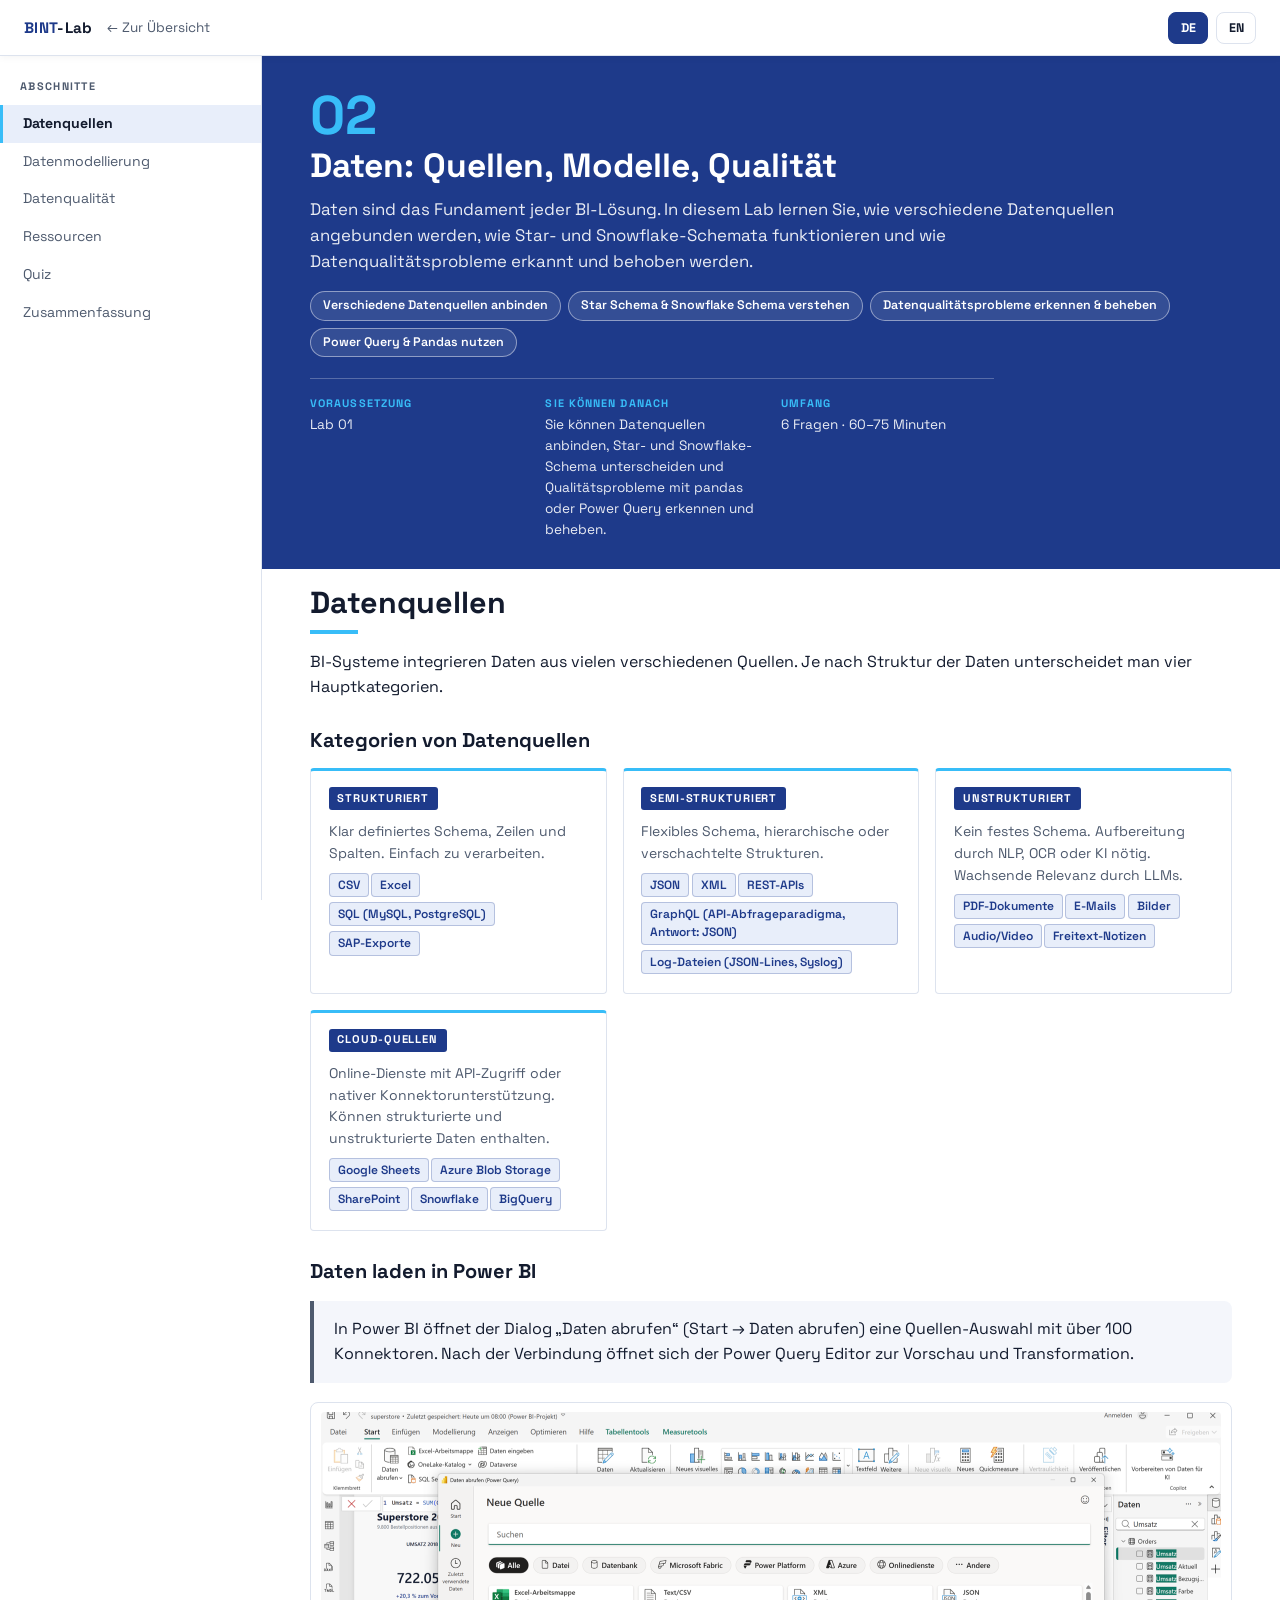
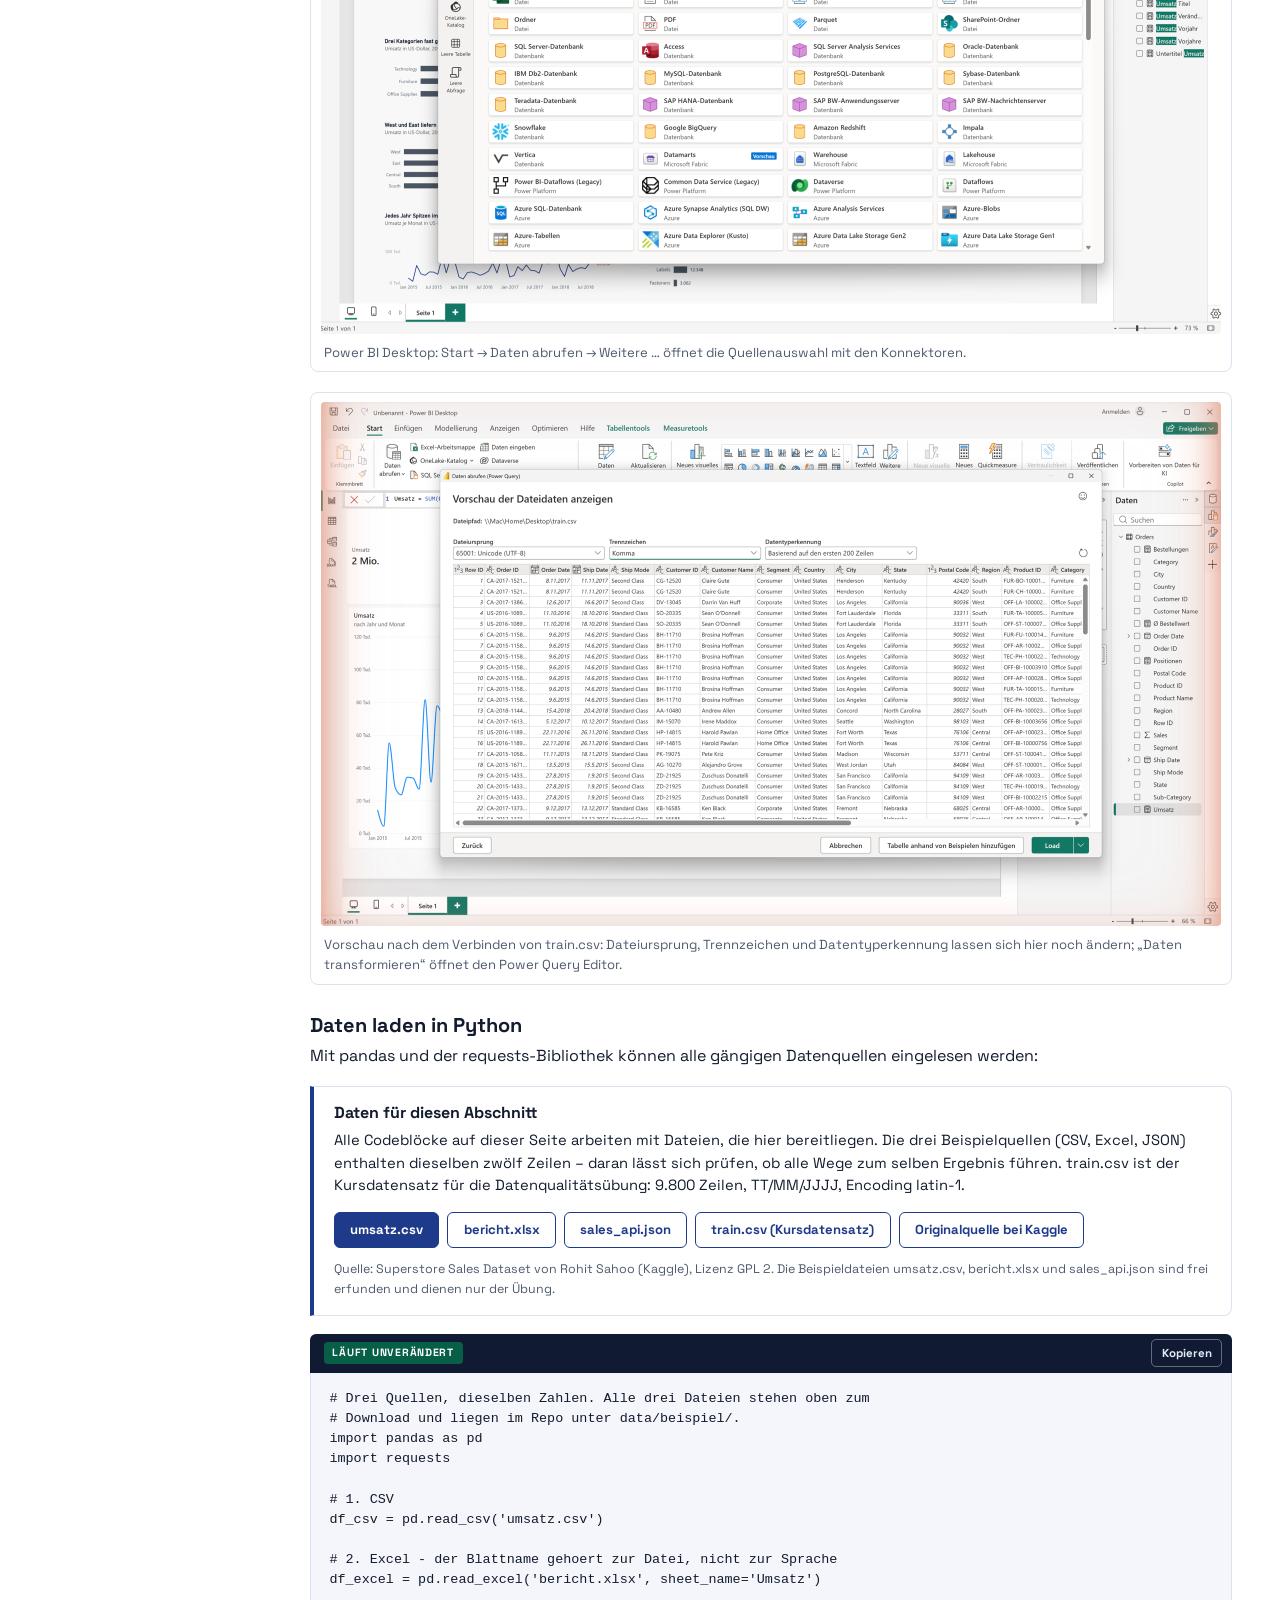
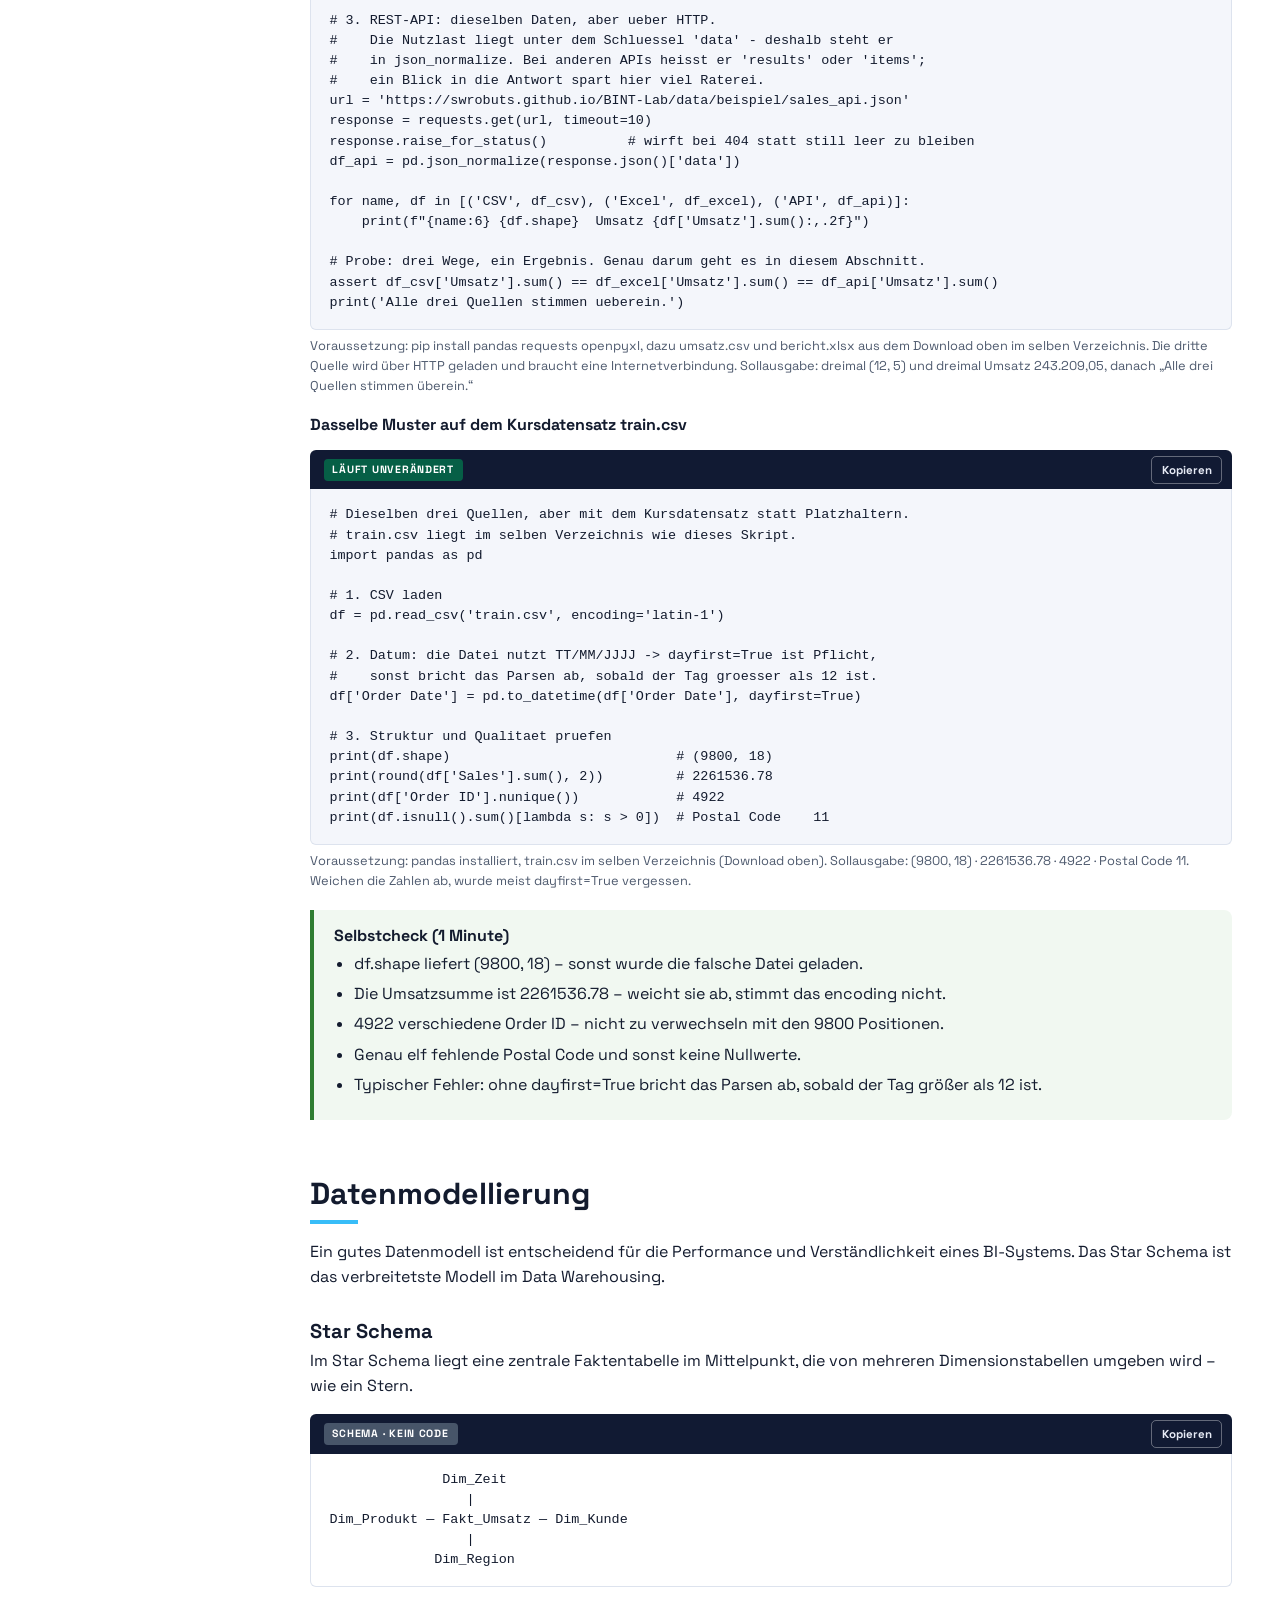
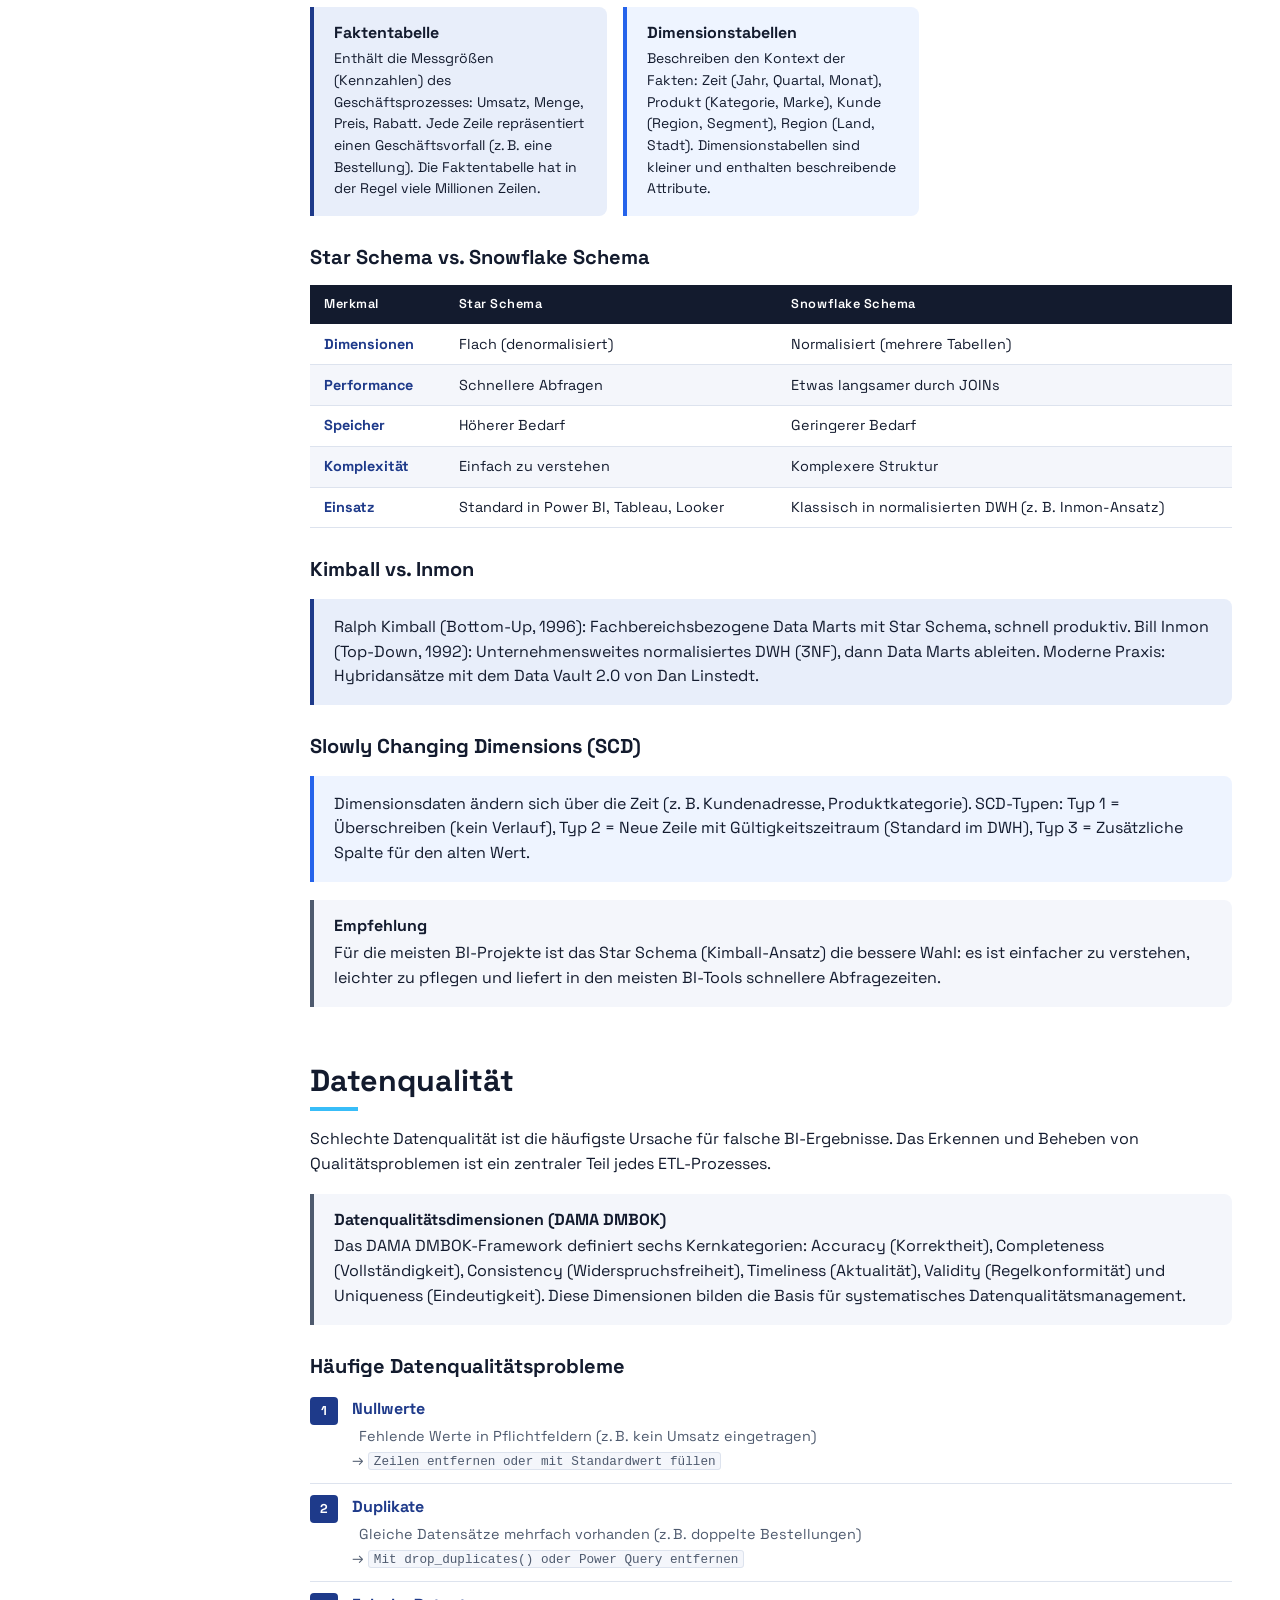
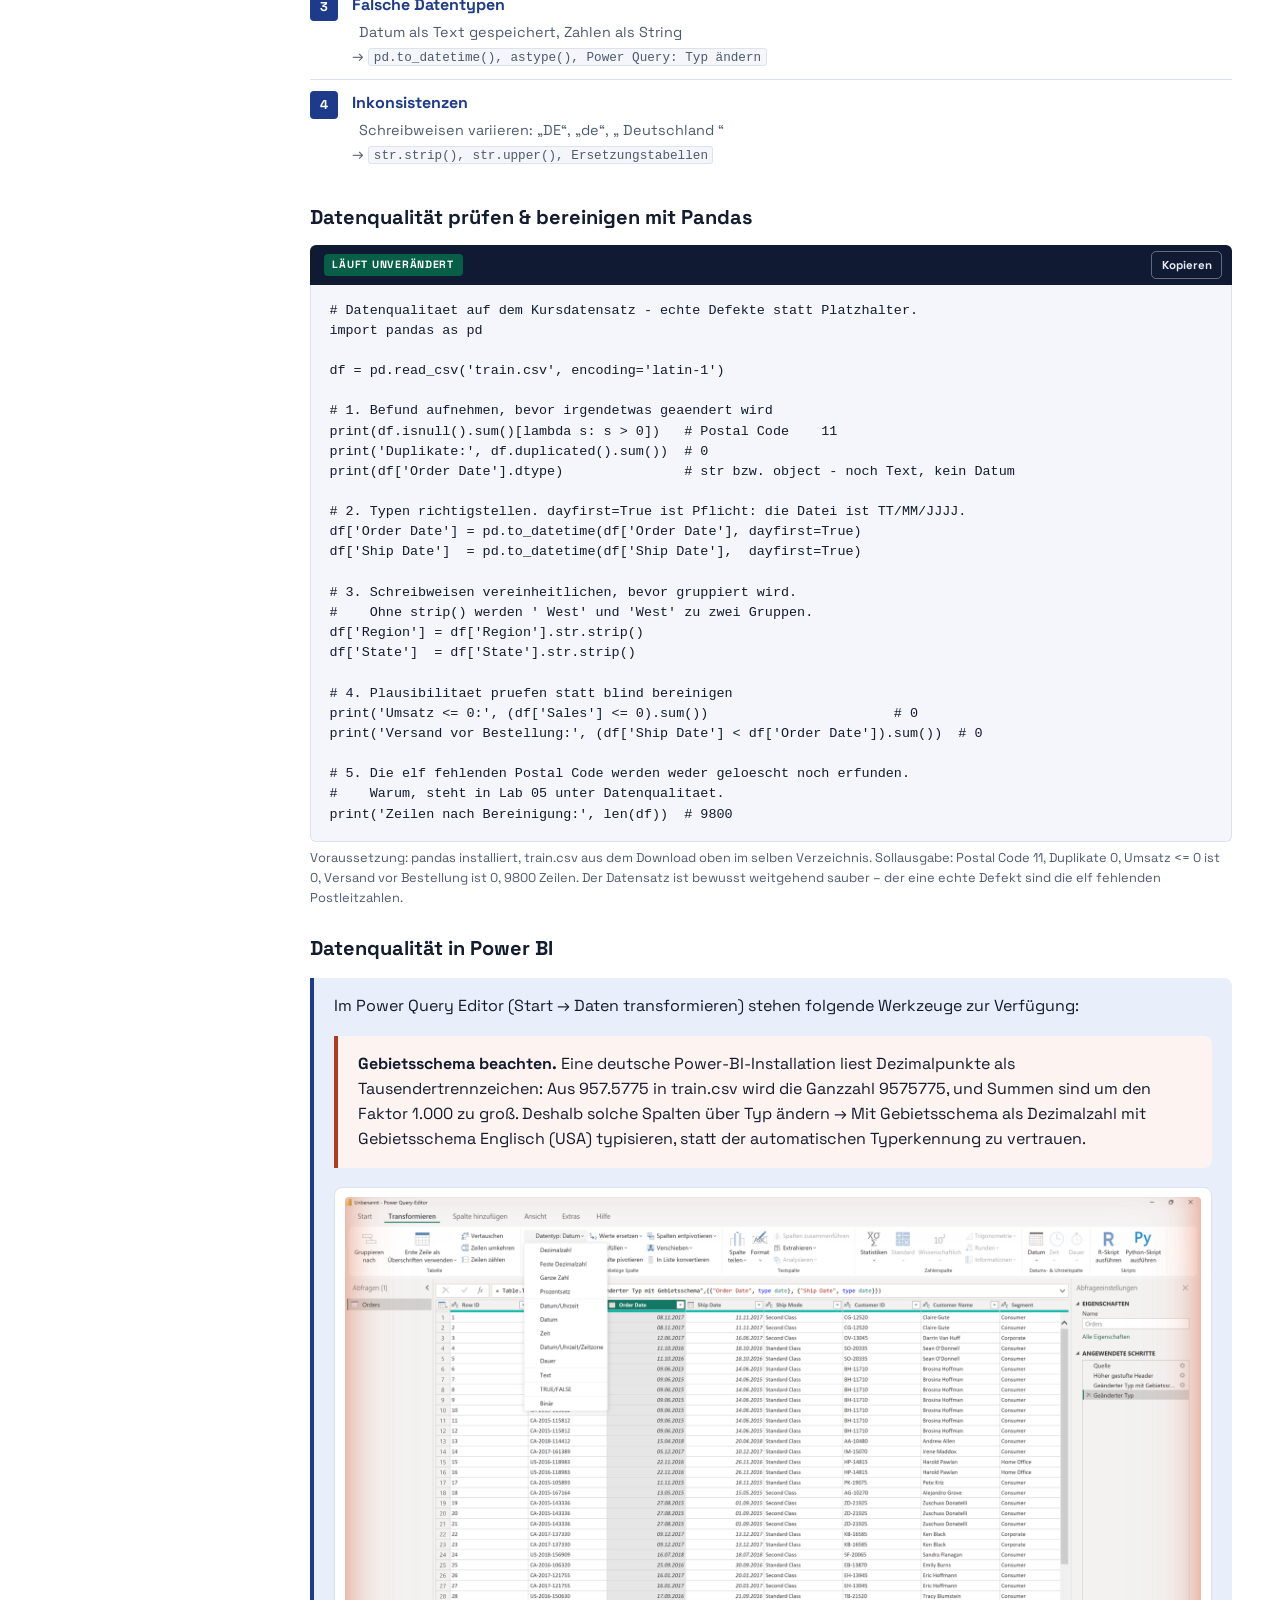
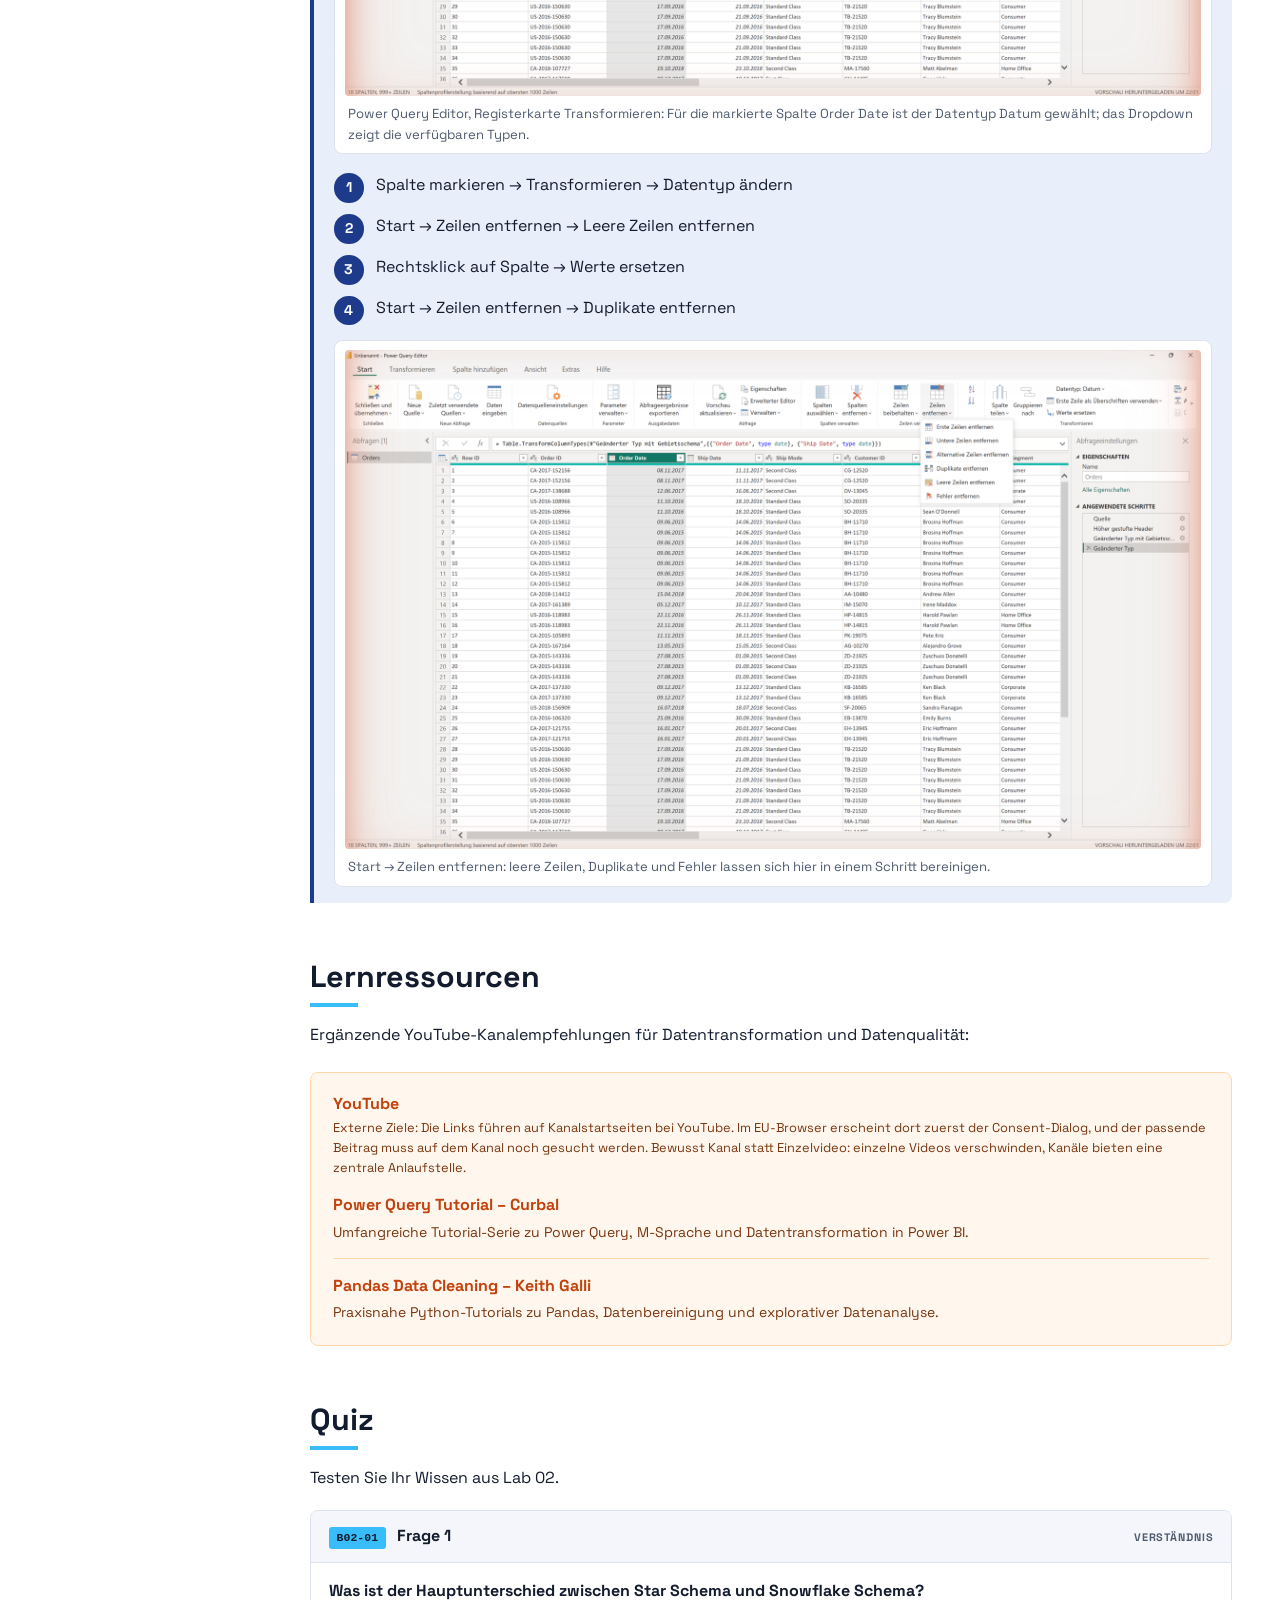
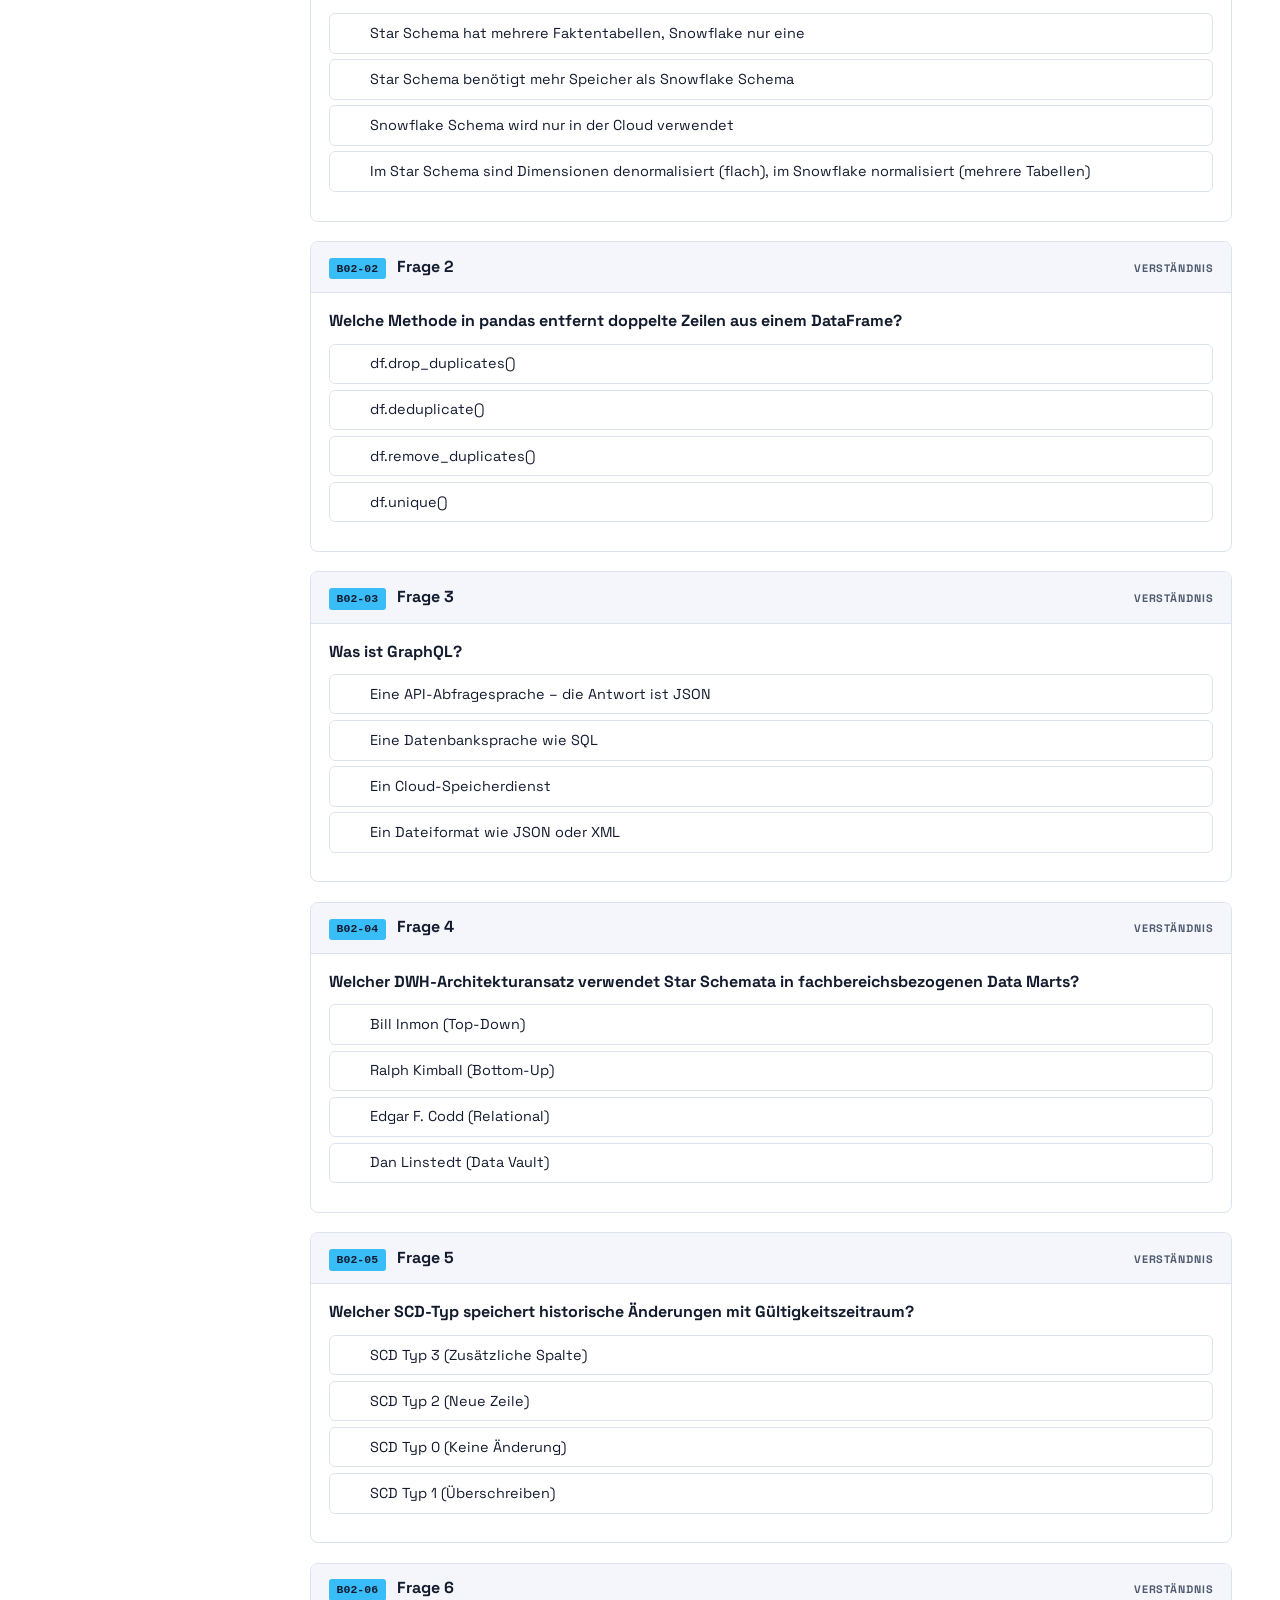
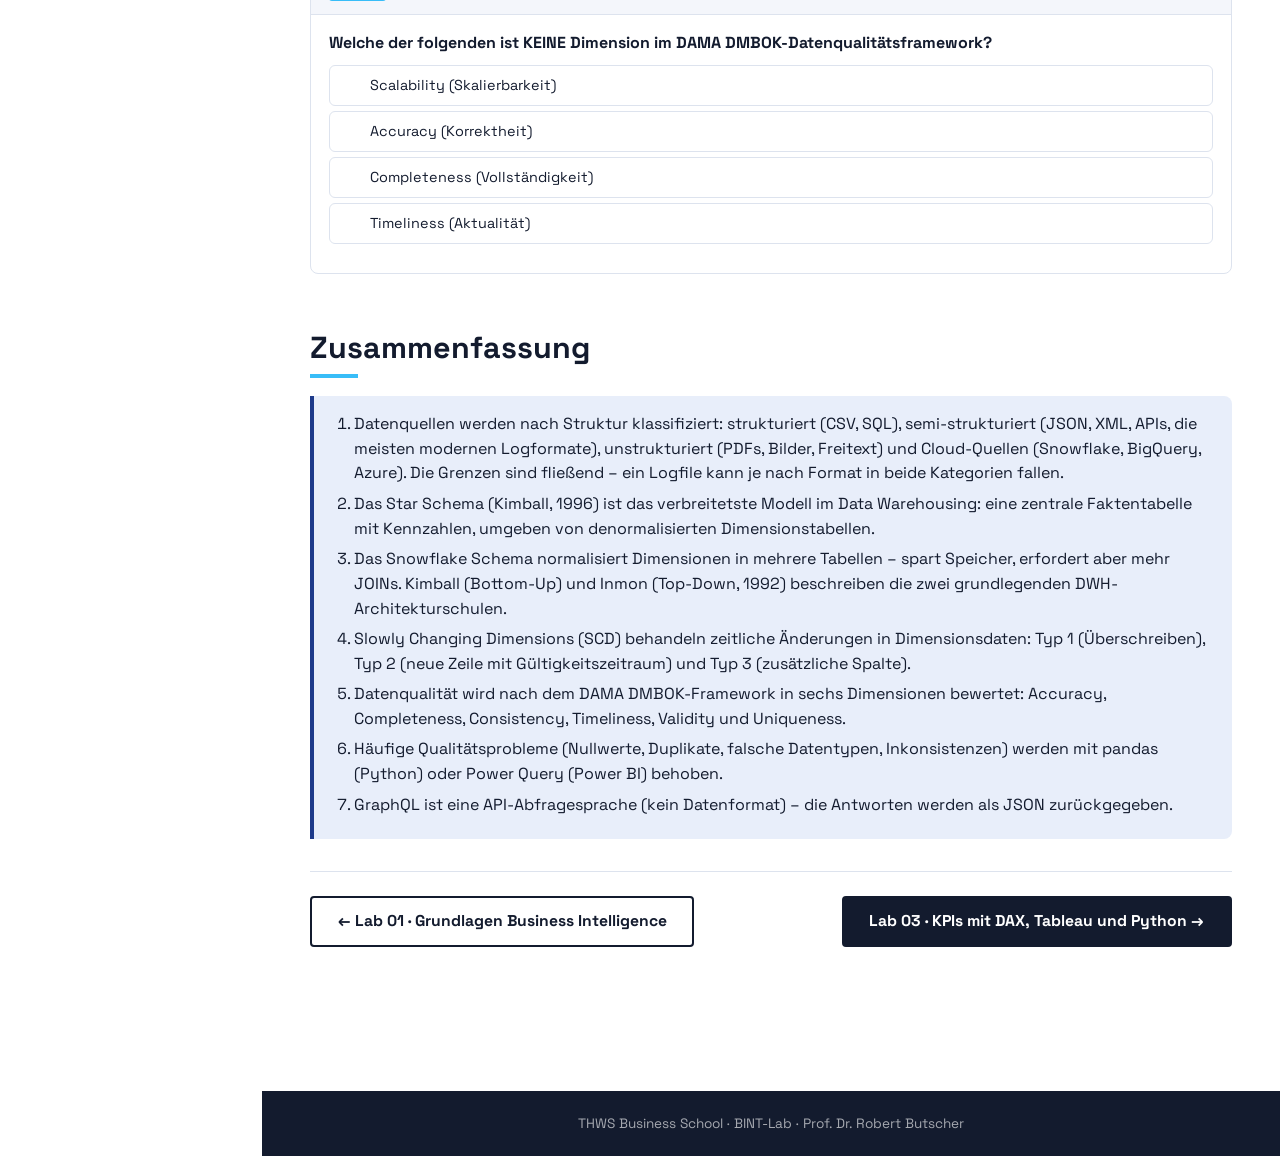
<file: lab-02-daten.html>
<!DOCTYPE html>
<html lang="de" data-lang="de">
<head>
  <meta charset="UTF-8" />
  <meta name="viewport" content="width=device-width, initial-scale=1.0" />
  <title>Lab 02 · Daten: Quellen, Modelle, Qualität · BINT-Lab</title>
  <meta name="bint:titel-en" content="Lab 02 · Data: Sources, Models, Quality · BINT-Lab" />
  <meta name="description" content="Datenquellen anbinden, Star- und Snowflake-Schema verstehen und Qualitätsprobleme erkennen und beheben – mit pandas in Python und mit Power Query in Power BI." />
  <link rel="preconnect" href="https://fonts.googleapis.com">
  <link rel="preconnect" href="https://fonts.gstatic.com" crossorigin>
  <link href="https://fonts.googleapis.com/css2?family=Space+Grotesk:wght@400;500;600;700;800&display=swap" rel="stylesheet">
  <link rel="stylesheet" href="assets/bint.css" />
  <link rel="icon" href="data:image/svg+xml,<svg xmlns='http://www.w3.org/2000/svg' viewBox='0 0 32 32'><rect width='32' height='32' fill='%231E3A8A'/><text x='16' y='23' font-family='sans-serif' font-size='18' font-weight='bold' text-anchor='middle' fill='%2338BDF8'>B</text></svg>" />
</head>
<body class="lab-page" data-lab="lab-02">

<a class="skip-link" href="#main"><span lang="de">Zum Inhalt springen</span><span lang="en">Skip to content</span></a>

<header class="header">
  <div class="header-left">
    <a class="header-logo" href="index.html" data-lab-link><span class="mark">BINT</span>-Lab</a>
    <a class="header-back" href="index.html" data-lab-link>
      <span lang="de">← Zur Übersicht</span><span lang="en">← Back to overview</span>
    </a>
  </div>
  <div class="header-right">
    <button class="lang-btn active" data-lang-btn="de" aria-pressed="true" aria-label="Deutsch">DE</button>
    <button class="lang-btn" data-lang-btn="en" aria-pressed="false" aria-label="English">EN</button>
  </div>
</header>

<nav class="sidebar" aria-label="Lab-Navigation">
  <div class="sidebar-title"><span lang="de">Abschnitte</span><span lang="en">Sections</span></div>
  <a class="sidebar-link" href="#datenquellen"><span lang="de">Datenquellen</span><span lang="en">Data Sources</span></a>
  <a class="sidebar-link" href="#modellierung"><span lang="de">Datenmodellierung</span><span lang="en">Data Modelling</span></a>
  <a class="sidebar-link" href="#qualitaet"><span lang="de">Datenqualität</span><span lang="en">Data Quality</span></a>
  <a class="sidebar-link" href="#youtube"><span lang="de">Ressourcen</span><span lang="en">Resources</span></a>
  <a class="sidebar-link" href="#quiz">Quiz</a>
  <a class="sidebar-link" href="#zusammenfassung"><span lang="de">Zusammenfassung</span><span lang="en">Summary</span></a>
</nav>

<div class="lab-header">
  <div class="lab-num-big">02</div>
  <h1 class="lab-title"><span lang="de">Daten: Quellen, Modelle, Qualität</span><span lang="en">Data: Sources, Models, Quality</span></h1>
  <p class="lab-intro"><span lang="de">Daten sind das Fundament jeder BI-Lösung. In diesem Lab lernen Sie, wie verschiedene Datenquellen angebunden werden, wie Star- und Snowflake-Schemata funktionieren und wie Datenqualitätsprobleme erkannt und behoben werden.</span><span lang="en">Data is the foundation of every BI solution. In this lab you will learn how to connect different data sources, how star and snowflake schemas work, and how to identify and fix data quality issues.</span></p>
  <div class="lernziele">
    <span class="lernziel-chip"><span lang="de">Verschiedene Datenquellen anbinden</span><span lang="en">Connect various data sources</span></span>
    <span class="lernziel-chip"><span lang="de">Star Schema &amp; Snowflake Schema verstehen</span><span lang="en">Understand Star &amp; Snowflake Schema</span></span>
    <span class="lernziel-chip"><span lang="de">Datenqualitätsprobleme erkennen &amp; beheben</span><span lang="en">Identify &amp; fix data quality issues</span></span>
    <span class="lernziel-chip"><span lang="de">Power Query &amp; Pandas nutzen</span><span lang="en">Use Power Query &amp; Pandas</span></span>
  </div>
</div>

<main class="main-content" id="main">

  <section class="section-block" id="datenquellen">
    <h2><span lang="de">Datenquellen</span><span lang="en">Data Sources</span></h2>
    <div class="accent-line"></div>
    <p><span lang="de">BI-Systeme integrieren Daten aus vielen verschiedenen Quellen. Je nach Struktur der Daten unterscheidet man vier Hauptkategorien.</span><span lang="en">BI systems integrate data from many different sources. Depending on the structure of the data, four main categories are distinguished.</span></p>

    <h3><span lang="de">Kategorien von Datenquellen</span><span lang="en">Categories of Data Sources</span></h3>
    <div class="karten">
      <div class="karte">
        <span class="marke"><span lang="de">Strukturiert</span><span lang="en">Structured</span></span>
        <p><span lang="de">Klar definiertes Schema, Zeilen und Spalten. Einfach zu verarbeiten.</span><span lang="en">Clearly defined schema, rows and columns. Easy to process.</span></p>
        <div><span class="chip">CSV</span><span class="chip">Excel</span><span class="chip">SQL (MySQL, PostgreSQL)</span><span class="chip"><span lang="de">SAP-Exporte</span><span lang="en">SAP exports</span></span></div>
      </div>
      <div class="karte">
        <span class="marke"><span lang="de">Semi-strukturiert</span><span lang="en">Semi-structured</span></span>
        <p><span lang="de">Flexibles Schema, hierarchische oder verschachtelte Strukturen.</span><span lang="en">Flexible schema, hierarchical or nested structures.</span></p>
        <div><span class="chip">JSON</span><span class="chip">XML</span><span class="chip"><span lang="de">REST-APIs</span><span lang="en">REST APIs</span></span><span class="chip"><span lang="de">GraphQL (API-Abfrageparadigma, Antwort: JSON)</span><span lang="en">GraphQL (API query paradigm, response: JSON)</span></span><span class="chip"><span lang="de">Log-Dateien (JSON-Lines, Syslog)</span><span lang="en">Log files (JSON lines, syslog)</span></span></div>
      </div>
      <div class="karte">
        <span class="marke"><span lang="de">Unstrukturiert</span><span lang="en">Unstructured</span></span>
        <p><span lang="de">Kein festes Schema. Aufbereitung durch NLP, OCR oder KI nötig. Wachsende Relevanz durch LLMs.</span><span lang="en">No fixed schema. Requires NLP, OCR or AI processing. Growing relevance through LLMs.</span></p>
        <div><span class="chip"><span lang="de">PDF-Dokumente</span><span lang="en">PDF documents</span></span><span class="chip"><span lang="de">E-Mails</span><span lang="en">Emails</span></span><span class="chip"><span lang="de">Bilder</span><span lang="en">Images</span></span><span class="chip">Audio/Video</span><span class="chip"><span lang="de">Freitext-Notizen</span><span lang="en">Free-text notes</span></span></div>
      </div>
      <div class="karte">
        <span class="marke"><span lang="de">Cloud-Quellen</span><span lang="en">Cloud Sources</span></span>
        <p><span lang="de">Online-Dienste mit API-Zugriff oder nativer Konnektorunterstützung. Können strukturierte und unstrukturierte Daten enthalten.</span><span lang="en">Online services with API access or native connector support. Can contain structured and unstructured data.</span></p>
        <div><span class="chip">Google Sheets</span><span class="chip">Azure Blob Storage</span><span class="chip">SharePoint</span><span class="chip">Snowflake</span><span class="chip">BigQuery</span></div>
      </div>
    </div>

    <h3><span lang="de">Daten laden in Power BI</span><span lang="en">Loading Data in Power BI</span></h3>
    <div class="info-box">
      <p><span lang="de">In Power BI öffnet der Dialog „Daten abrufen“ (Start → Daten abrufen) eine Quellen-Auswahl mit über 100 Konnektoren. Nach der Verbindung öffnet sich der Power Query Editor zur Vorschau und Transformation.</span><span lang="en">In Power BI, the "Get Data" dialog (Home → Get Data) opens a source selection with over 100 connectors. After connecting, the Power Query Editor opens for preview and transformation.</span></p>
    </div>
    <figure class="abbildung">
      <img src="assets/img/powerbi-get-data.png" alt="Dialog „Neue Quelle“ in Power BI Desktop mit Kacheln für Excel-Arbeitsmappe, Text/CSV, XML, JSON, SQL Server und weitere Konnektoren" data-alt-en="The “New source” dialog in Power BI Desktop with tiles for Excel workbook, Text/CSV, XML, JSON, SQL Server and further connectors" width="1800" height="1043" loading="lazy" />
      <figcaption><span lang="de">Power BI Desktop: Start → Daten abrufen → Weitere … öffnet die Quellenauswahl mit den Konnektoren.</span><span lang="en">Power BI Desktop: Home → Get Data → More … opens the source selection with the connectors.</span></figcaption>
    </figure>
    <figure class="abbildung">
      <img src="assets/img/powerbi-power-query-preview.png" alt="Vorschau der Dateidaten von train.csv in Power BI mit den Feldern Dateiursprung, Trennzeichen und Datentyperkennung sowie den Schaltflächen Laden und Daten transformieren" data-alt-en="File data preview of train.csv in Power BI with the fields file origin, delimiter and data type detection and the buttons Load and Transform data" width="1800" height="1047" loading="lazy" />
      <figcaption><span lang="de">Vorschau nach dem Verbinden von train.csv: Dateiursprung, Trennzeichen und Datentyperkennung lassen sich hier noch ändern; „Daten transformieren“ öffnet den Power Query Editor.</span><span lang="en">Preview after connecting train.csv: file origin, delimiter and type detection can still be changed here; “Transform data” opens the Power Query Editor.</span></figcaption>
    </figure>

    <h3><span lang="de">Daten laden in Python</span><span lang="en">Loading Data in Python</span></h3>
    <p><span lang="de">Mit pandas und der requests-Bibliothek können alle gängigen Datenquellen eingelesen werden:</span><span lang="en">With pandas and the requests library, all common data sources can be read:</span></p>
    <div class="download-box">
      <h4><span lang="de">Daten für diesen Abschnitt</span><span lang="en">Data for this section</span></h4>
      <p><span lang="de">Alle Codeblöcke auf dieser Seite arbeiten mit Dateien, die hier bereitliegen. Die drei Beispielquellen (CSV, Excel, JSON) enthalten dieselben zwölf Zeilen – daran lässt sich prüfen, ob alle Wege zum selben Ergebnis führen. train.csv ist der Kursdatensatz für die Datenqualitätsübung: 9.800 Zeilen, TT/MM/JJJJ, Encoding latin-1.</span><span lang="en">Every code block on this page works with files provided right here. The three example sources (CSV, Excel, JSON) contain the same twelve rows – that is how you check whether all routes lead to the same result. train.csv is the course dataset for the data-quality exercise: 9,800 rows, DD/MM/YYYY, encoding latin-1.</span></p>
      <div class="download-reihe">
        <a class="btn-download" href="data/beispiel/umsatz.csv" download>umsatz.csv</a>
        <a class="btn-download sekundaer" href="data/beispiel/bericht.xlsx" download>bericht.xlsx</a>
        <a class="btn-download sekundaer" href="data/beispiel/sales_api.json" download>sales_api.json</a>
        <a class="btn-download sekundaer" href="data/train.csv" download><span lang="de">train.csv (Kursdatensatz)</span><span lang="en">train.csv (course dataset)</span></a>
        <a class="btn-download sekundaer" href="https://www.kaggle.com/datasets/rohitsahoo/sales-forecasting" target="_blank" rel="noopener noreferrer"><span lang="de">Originalquelle bei Kaggle</span><span lang="en">Original source on Kaggle</span></a>
      </div>
      <p class="lizenz"><span lang="de">Quelle: Superstore Sales Dataset von Rohit Sahoo (Kaggle), Lizenz GPL 2. Die Beispieldateien umsatz.csv, bericht.xlsx und sales_api.json sind frei erfunden und dienen nur der Übung.</span><span lang="en">Source: Superstore Sales Dataset by Rohit Sahoo (Kaggle), licensed GPL 2. The example files umsatz.csv, bericht.xlsx and sales_api.json are fictional and exist only for practice.</span></p>
    </div>
    <div class="codeblock" data-kind="run" data-name="s1CodePython">
<pre class="code-block" lang="de"># Drei Quellen, dieselben Zahlen. Alle drei Dateien stehen oben zum
# Download und liegen im Repo unter data/beispiel/.
import pandas as pd
import requests

# 1. CSV
df_csv = pd.read_csv('umsatz.csv')

# 2. Excel - der Blattname gehoert zur Datei, nicht zur Sprache
df_excel = pd.read_excel('bericht.xlsx', sheet_name='Umsatz')

# 3. REST-API: dieselben Daten, aber ueber HTTP.
#    Die Nutzlast liegt unter dem Schluessel 'data' - deshalb steht er
#    in json_normalize. Bei anderen APIs heisst er 'results' oder 'items';
#    ein Blick in die Antwort spart hier viel Raterei.
url = 'https://swrobuts.github.io/BINT-Lab/data/beispiel/sales_api.json'
response = requests.get(url, timeout=10)
response.raise_for_status()          # wirft bei 404 statt still leer zu bleiben
df_api = pd.json_normalize(response.json()['data'])

for name, df in [('CSV', df_csv), ('Excel', df_excel), ('API', df_api)]:
    print(f"{name:6} {df.shape}  Umsatz {df['Umsatz'].sum():,.2f}")

# Probe: drei Wege, ein Ergebnis. Genau darum geht es in diesem Abschnitt.
assert df_csv['Umsatz'].sum() == df_excel['Umsatz'].sum() == df_api['Umsatz'].sum()
print('Alle drei Quellen stimmen ueberein.')</pre>
<pre class="code-block" lang="en"># Three sources, the same numbers. All three files are available for
# download above and live in the repo under data/beispiel/.
import pandas as pd
import requests

# 1. CSV
df_csv = pd.read_csv('umsatz.csv')

# 2. Excel - the sheet name belongs to the file, not to the language
df_excel = pd.read_excel('bericht.xlsx', sheet_name='Umsatz')

# 3. REST API: the same data, but over HTTP.
#    The payload sits under the key 'data' - that is why it appears in
#    json_normalize. Other APIs call it 'results' or 'items'; looking at
#    the actual response saves a lot of guesswork here.
url = 'https://swrobuts.github.io/BINT-Lab/data/beispiel/sales_api.json'
response = requests.get(url, timeout=10)
response.raise_for_status()          # raises on 404 instead of staying silently empty
df_api = pd.json_normalize(response.json()['data'])

for name, df in [('CSV', df_csv), ('Excel', df_excel), ('API', df_api)]:
    print(f"{name:6} {df.shape}  revenue {df['Umsatz'].sum():,.2f}")

# Check: three routes, one result. That is the whole point of this section.
assert df_csv['Umsatz'].sum() == df_excel['Umsatz'].sum() == df_api['Umsatz'].sum()
print('All three sources agree.')</pre>
    <p class="code-note"><span lang="de">Voraussetzung: pip install pandas requests openpyxl, dazu umsatz.csv und bericht.xlsx aus dem Download oben im selben Verzeichnis. Die dritte Quelle wird über HTTP geladen und braucht eine Internetverbindung. Sollausgabe: dreimal (12, 5) und dreimal Umsatz 243.209,05, danach „Alle drei Quellen stimmen überein.“</span><span lang="en">Prerequisites: pip install pandas requests openpyxl, plus umsatz.csv and bericht.xlsx from the download above in the same directory. The third source is fetched over HTTP and needs an internet connection. Expected output: three times (12, 5) and three times revenue 243,209.05, then “All three sources agree.”</span></p>
    </div>
    <h4><span lang="de">Dasselbe Muster auf dem Kursdatensatz train.csv</span><span lang="en">The same pattern on the course dataset train.csv</span></h4>
    <div class="codeblock" data-kind="run" data-name="s1CodePythonRun">
<pre class="code-block" lang="de"># Dieselben drei Quellen, aber mit dem Kursdatensatz statt Platzhaltern.
# train.csv liegt im selben Verzeichnis wie dieses Skript.
import pandas as pd

# 1. CSV laden
df = pd.read_csv('train.csv', encoding='latin-1')

# 2. Datum: die Datei nutzt TT/MM/JJJJ -&gt; dayfirst=True ist Pflicht,
#    sonst bricht das Parsen ab, sobald der Tag groesser als 12 ist.
df['Order Date'] = pd.to_datetime(df['Order Date'], dayfirst=True)

# 3. Struktur und Qualitaet pruefen
print(df.shape)                            # (9800, 18)
print(round(df['Sales'].sum(), 2))         # 2261536.78
print(df['Order ID'].nunique())            # 4922
print(df.isnull().sum()[lambda s: s &gt; 0])  # Postal Code    11</pre>
<pre class="code-block" lang="en"># The same three sources, but with the course dataset instead of placeholders.
# train.csv sits in the same directory as this script.
import pandas as pd

# 1. Load CSV
df = pd.read_csv('train.csv', encoding='latin-1')

# 2. Dates: the file uses DD/MM/YYYY -&gt; dayfirst=True is mandatory,
#    otherwise parsing breaks as soon as the day exceeds 12.
df['Order Date'] = pd.to_datetime(df['Order Date'], dayfirst=True)

# 3. Check structure and quality
print(df.shape)                            # (9800, 18)
print(round(df['Sales'].sum(), 2))         # 2261536.78
print(df['Order ID'].nunique())            # 4922
print(df.isnull().sum()[lambda s: s &gt; 0])  # Postal Code    11</pre>
    <p class="code-note"><span lang="de">Voraussetzung: pandas installiert, train.csv im selben Verzeichnis (Download oben). Sollausgabe: (9800, 18) · 2261536.78 · 4922 · Postal Code 11. Weichen die Zahlen ab, wurde meist dayfirst=True vergessen.</span><span lang="en">Prerequisites: pandas installed, train.csv in the same directory (download above). Expected output: (9800, 18) · 2261536.78 · 4922 · Postal Code 11. If the numbers differ, dayfirst=True was usually forgotten.</span></p>
    </div>
    <div class="challenge-box">
      <h4><span lang="de">Selbstcheck (1 Minute)</span><span lang="en">Self-check (1 minute)</span></h4>
      <ul>
        <li><span lang="de">df.shape liefert (9800, 18) – sonst wurde die falsche Datei geladen.</span><span lang="en">df.shape returns (9800, 18) – otherwise the wrong file was loaded.</span></li>
        <li><span lang="de">Die Umsatzsumme ist 2261536.78 – weicht sie ab, stimmt das encoding nicht.</span><span lang="en">The revenue total is 2261536.78 – if it differs, the encoding is wrong.</span></li>
        <li><span lang="de">4922 verschiedene Order ID – nicht zu verwechseln mit den 9800 Positionen.</span><span lang="en">4922 distinct Order ID values – not to be confused with the 9800 line items.</span></li>
        <li><span lang="de">Genau elf fehlende Postal Code und sonst keine Nullwerte.</span><span lang="en">Exactly eleven missing Postal Code values and no other nulls.</span></li>
        <li><span lang="de">Typischer Fehler: ohne dayfirst=True bricht das Parsen ab, sobald der Tag größer als 12 ist.</span><span lang="en">Common error: without dayfirst=True parsing breaks as soon as the day exceeds 12.</span></li>
      </ul>
    </div>
  </section>

  <section class="section-block" id="modellierung">
    <h2><span lang="de">Datenmodellierung</span><span lang="en">Data Modelling</span></h2>
    <div class="accent-line"></div>
    <p><span lang="de">Ein gutes Datenmodell ist entscheidend für die Performance und Verständlichkeit eines BI-Systems. Das Star Schema ist das verbreitetste Modell im Data Warehousing.</span><span lang="en">A good data model is crucial for the performance and comprehensibility of a BI system. The star schema is the most common model in data warehousing.</span></p>

    <h3>Star Schema</h3>
    <p><span lang="de">Im Star Schema liegt eine zentrale Faktentabelle im Mittelpunkt, die von mehreren Dimensionstabellen umgeben wird – wie ein Stern.</span><span lang="en">In the star schema, a central fact table is at the centre, surrounded by several dimension tables – like a star.</span></p>
    <div class="codeblock diagram" data-kind="diagram" data-name="s2DiagramCode">
<pre class="code-block" lang="de">              Dim_Zeit
                 |
Dim_Produkt — Fakt_Umsatz — Dim_Kunde
                 |
             Dim_Region</pre>
<pre class="code-block" lang="en">              Dim_Time
                 |
Dim_Product — Fact_Sales — Dim_Customer
                 |
             Dim_Region</pre>
    </div>
    <div class="karten breit">
      <div class="concept-box">
        <h4><span lang="de">Faktentabelle</span><span lang="en">Fact Table</span></h4>
        <p><span lang="de">Enthält die Messgrößen (Kennzahlen) des Geschäftsprozesses: Umsatz, Menge, Preis, Rabatt. Jede Zeile repräsentiert einen Geschäftsvorfall (z. B. eine Bestellung). Die Faktentabelle hat in der Regel viele Millionen Zeilen.</span><span lang="en">Contains the measures (metrics) of the business process: revenue, quantity, price, discount. Each row represents a business transaction (e.g. an order). The fact table typically has many millions of rows.</span></p>
      </div>
      <div class="tip-box">
        <h4><span lang="de">Dimensionstabellen</span><span lang="en">Dimension Tables</span></h4>
        <p><span lang="de">Beschreiben den Kontext der Fakten: Zeit (Jahr, Quartal, Monat), Produkt (Kategorie, Marke), Kunde (Region, Segment), Region (Land, Stadt). Dimensionstabellen sind kleiner und enthalten beschreibende Attribute.</span><span lang="en">Describe the context of the facts: Time (year, quarter, month), Product (category, brand), Customer (region, segment), Region (country, city). Dimension tables are smaller and contain descriptive attributes.</span></p>
      </div>
    </div>

    <h3>Star Schema vs. Snowflake Schema</h3>
    <div class="table-scroll">
      <table>
        <thead>
          <tr><th><span lang="de">Merkmal</span><span lang="en">Feature</span></th><th>Star Schema</th><th>Snowflake Schema</th></tr>
        </thead>
        <tbody>
          <tr><td class="kopf"><span lang="de">Dimensionen</span><span lang="en">Dimensions</span></td><td><span lang="de">Flach (denormalisiert)</span><span lang="en">Flat (denormalised)</span></td><td><span lang="de">Normalisiert (mehrere Tabellen)</span><span lang="en">Normalised (multiple tables)</span></td></tr>
          <tr><td class="kopf">Performance</td><td><span lang="de">Schnellere Abfragen</span><span lang="en">Faster queries</span></td><td><span lang="de">Etwas langsamer durch JOINs</span><span lang="en">Slightly slower due to JOINs</span></td></tr>
          <tr><td class="kopf"><span lang="de">Speicher</span><span lang="en">Storage</span></td><td><span lang="de">Höherer Bedarf</span><span lang="en">Higher requirement</span></td><td><span lang="de">Geringerer Bedarf</span><span lang="en">Lower requirement</span></td></tr>
          <tr><td class="kopf"><span lang="de">Komplexität</span><span lang="en">Complexity</span></td><td><span lang="de">Einfach zu verstehen</span><span lang="en">Easy to understand</span></td><td><span lang="de">Komplexere Struktur</span><span lang="en">More complex structure</span></td></tr>
          <tr><td class="kopf"><span lang="de">Einsatz</span><span lang="en">Usage</span></td><td>Standard in Power BI, Tableau, Looker</td><td><span lang="de">Klassisch in normalisierten DWH (z. B. Inmon-Ansatz)</span><span lang="en">Classic in normalised DWH (e.g. Inmon approach)</span></td></tr>
        </tbody>
      </table>
    </div>

    <h3>Kimball vs. Inmon</h3>
    <div class="concept-box">
      <p><span lang="de">Ralph Kimball (Bottom-Up, 1996): Fachbereichsbezogene Data Marts mit Star Schema, schnell produktiv. Bill Inmon (Top-Down, 1992): Unternehmensweites normalisiertes DWH (3NF), dann Data Marts ableiten. Moderne Praxis: Hybridansätze mit dem Data Vault 2.0 von Dan Linstedt.</span><span lang="en">Ralph Kimball (Bottom-Up, 1996): Business-area data marts with star schema, quick to productionise. Bill Inmon (Top-Down, 1992): Enterprise-wide normalised DWH (3NF), then derive data marts. Modern practice: Hybrid approaches with Dan Linstedt’s Data Vault 2.0.</span></p>
    </div>

    <h3>Slowly Changing Dimensions (SCD)</h3>
    <div class="tip-box">
      <p><span lang="de">Dimensionsdaten ändern sich über die Zeit (z. B. Kundenadresse, Produktkategorie). SCD-Typen: Typ 1 = Überschreiben (kein Verlauf), Typ 2 = Neue Zeile mit Gültigkeitszeitraum (Standard im DWH), Typ 3 = Zusätzliche Spalte für den alten Wert.</span><span lang="en">Dimension data changes over time (e.g. customer address, product category). SCD types: Type 1 = Overwrite (no history), Type 2 = New row with validity period (standard in DWH), Type 3 = Additional column for the old value.</span></p>
    </div>

    <div class="info-box">
      <h4><span lang="de">Empfehlung</span><span lang="en">Recommendation</span></h4>
      <p><span lang="de">Für die meisten BI-Projekte ist das Star Schema (Kimball-Ansatz) die bessere Wahl: es ist einfacher zu verstehen, leichter zu pflegen und liefert in den meisten BI-Tools schnellere Abfragezeiten.</span><span lang="en">For most BI projects, the star schema (Kimball approach) is the better choice: it is easier to understand, easier to maintain, and delivers faster query times in most BI tools.</span></p>
    </div>
  </section>

  <section class="section-block" id="qualitaet">
    <h2><span lang="de">Datenqualität</span><span lang="en">Data Quality</span></h2>
    <div class="accent-line"></div>
    <p><span lang="de">Schlechte Datenqualität ist die häufigste Ursache für falsche BI-Ergebnisse. Das Erkennen und Beheben von Qualitätsproblemen ist ein zentraler Teil jedes ETL-Prozesses.</span><span lang="en">Poor data quality is the most common cause of incorrect BI results. Identifying and fixing quality issues is a central part of every ETL process.</span></p>

    <div class="info-box">
      <h3><span lang="de">Datenqualitätsdimensionen (DAMA DMBOK)</span><span lang="en">Data Quality Dimensions (DAMA DMBOK)</span></h3>
      <p><span lang="de">Das DAMA DMBOK-Framework definiert sechs Kernkategorien: Accuracy (Korrektheit), Completeness (Vollständigkeit), Consistency (Widerspruchsfreiheit), Timeliness (Aktualität), Validity (Regelkonformität) und Uniqueness (Eindeutigkeit). Diese Dimensionen bilden die Basis für systematisches Datenqualitätsmanagement.</span><span lang="en">The DAMA DMBOK framework defines six core dimensions: Accuracy, Completeness, Consistency, Timeliness, Validity, and Uniqueness. These dimensions form the basis for systematic data quality management.</span></p>
    </div>

    <h3><span lang="de">Häufige Datenqualitätsprobleme</span><span lang="en">Common Data Quality Issues</span></h3>
    <ol class="ebenen">
      <li><span class="nr">1</span><div><div class="name"><span lang="de">Nullwerte</span><span lang="en">Null values</span></div><div class="text"><span lang="de">Fehlende Werte in Pflichtfeldern (z. B. kein Umsatz eingetragen)</span><span lang="en">Missing values in required fields (e.g. no revenue entered)</span></div><div class="text">→ <code><span lang="de">Zeilen entfernen oder mit Standardwert füllen</span><span lang="en">Remove rows or fill with default value</span></code></div></div></li>
      <li><span class="nr">2</span><div><div class="name"><span lang="de">Duplikate</span><span lang="en">Duplicates</span></div><div class="text"><span lang="de">Gleiche Datensätze mehrfach vorhanden (z. B. doppelte Bestellungen)</span><span lang="en">Same records present multiple times (e.g. duplicate orders)</span></div><div class="text">→ <code><span lang="de">Mit drop_duplicates() oder Power Query entfernen</span><span lang="en">Remove with drop_duplicates() or Power Query</span></code></div></div></li>
      <li><span class="nr">3</span><div><div class="name"><span lang="de">Falsche Datentypen</span><span lang="en">Wrong data types</span></div><div class="text"><span lang="de">Datum als Text gespeichert, Zahlen als String</span><span lang="en">Date stored as text, numbers as string</span></div><div class="text">→ <code><span lang="de">pd.to_datetime(), astype(), Power Query: Typ ändern</span><span lang="en">pd.to_datetime(), astype(), Power Query: change type</span></code></div></div></li>
      <li><span class="nr">4</span><div><div class="name"><span lang="de">Inkonsistenzen</span><span lang="en">Inconsistencies</span></div><div class="text"><span lang="de">Schreibweisen variieren: „DE“, „de“, „ Deutschland “</span><span lang="en">Spellings vary: "DE", "de", " Germany "</span></div><div class="text">→ <code><span lang="de">str.strip(), str.upper(), Ersetzungstabellen</span><span lang="en">str.strip(), str.upper(), replacement tables</span></code></div></div></li>
    </ol>

    <h3><span lang="de">Datenqualität prüfen &amp; bereinigen mit Pandas</span><span lang="en">Check &amp; Clean Data Quality with Pandas</span></h3>
    <div class="codeblock" data-kind="run" data-name="s3CodePandas">
<pre class="code-block" lang="de"># Datenqualitaet auf dem Kursdatensatz - echte Defekte statt Platzhalter.
import pandas as pd

df = pd.read_csv('train.csv', encoding='latin-1')

# 1. Befund aufnehmen, bevor irgendetwas geaendert wird
print(df.isnull().sum()[lambda s: s &gt; 0])   # Postal Code    11
print('Duplikate:', df.duplicated().sum())  # 0
print(df['Order Date'].dtype)               # str bzw. object - noch Text, kein Datum

# 2. Typen richtigstellen. dayfirst=True ist Pflicht: die Datei ist TT/MM/JJJJ.
df['Order Date'] = pd.to_datetime(df['Order Date'], dayfirst=True)
df['Ship Date']  = pd.to_datetime(df['Ship Date'],  dayfirst=True)

# 3. Schreibweisen vereinheitlichen, bevor gruppiert wird.
#    Ohne strip() werden ' West' und 'West' zu zwei Gruppen.
df['Region'] = df['Region'].str.strip()
df['State']  = df['State'].str.strip()

# 4. Plausibilitaet pruefen statt blind bereinigen
print('Umsatz &lt;= 0:', (df['Sales'] &lt;= 0).sum())                       # 0
print('Versand vor Bestellung:', (df['Ship Date'] &lt; df['Order Date']).sum())  # 0

# 5. Die elf fehlenden Postal Code werden weder geloescht noch erfunden.
#    Warum, steht in Lab 05 unter Datenqualitaet.
print('Zeilen nach Bereinigung:', len(df))  # 9800</pre>
<pre class="code-block" lang="en"># Data quality on the course dataset - real defects instead of placeholders.
import pandas as pd

df = pd.read_csv('train.csv', encoding='latin-1')

# 1. Record the findings before changing anything
print(df.isnull().sum()[lambda s: s &gt; 0])   # Postal Code    11
print('Duplicates:', df.duplicated().sum()) # 0
print(df['Order Date'].dtype)               # str or object - still text, not a date

# 2. Fix the types. dayfirst=True is mandatory: the file is DD/MM/YYYY.
df['Order Date'] = pd.to_datetime(df['Order Date'], dayfirst=True)
df['Ship Date']  = pd.to_datetime(df['Ship Date'],  dayfirst=True)

# 3. Normalise spellings before grouping.
#    Without strip(), ' West' and 'West' become two separate groups.
df['Region'] = df['Region'].str.strip()
df['State']  = df['State'].str.strip()

# 4. Check plausibility instead of cleaning blindly
print('Sales &lt;= 0:', (df['Sales'] &lt;= 0).sum())                        # 0
print('Shipped before ordered:', (df['Ship Date'] &lt; df['Order Date']).sum())  # 0

# 5. The eleven missing Postal Code values are neither deleted nor invented.
#    Lab 05 explains why, under data quality.
print('Rows after cleaning:', len(df))  # 9800</pre>
    <p class="code-note"><span lang="de">Voraussetzung: pandas installiert, train.csv aus dem Download oben im selben Verzeichnis. Sollausgabe: Postal Code 11, Duplikate 0, Umsatz &lt;= 0 ist 0, Versand vor Bestellung ist 0, 9800 Zeilen. Der Datensatz ist bewusst weitgehend sauber – der eine echte Defekt sind die elf fehlenden Postleitzahlen.</span><span lang="en">Prerequisites: pandas installed, train.csv from the download above in the same directory. Expected output: Postal Code 11, duplicates 0, Sales &lt;= 0 is 0, shipped-before-ordered is 0, 9800 rows. The dataset is deliberately fairly clean – the one real defect is the eleven missing postal codes.</span></p>
    </div>

    <h3><span lang="de">Datenqualität in Power BI</span><span lang="en">Data Quality in Power BI</span></h3>
    <div class="concept-box">
      <p><span lang="de">Im Power Query Editor (Start → Daten transformieren) stehen folgende Werkzeuge zur Verfügung:</span><span lang="en">In the Power Query Editor (Home → Transform Data) the following tools are available:</span></p>
    <div class="warn-box">
      <p><strong><span lang="de">Gebietsschema beachten.</span><span lang="en">Mind the locale.</span></strong>
        <span lang="de">Eine deutsche Power-BI-Installation liest Dezimalpunkte als Tausendertrennzeichen: Aus 957.5775 in train.csv wird die Ganzzahl 9575775, und Summen sind um den Faktor 1.000 zu groß. Deshalb solche Spalten über Typ ändern → Mit Gebietsschema als Dezimalzahl mit Gebietsschema Englisch (USA) typisieren, statt der automatischen Typerkennung zu vertrauen.</span>
        <span lang="en">A German Power BI installation reads decimal points as thousands separators: 957.5775 in train.csv becomes the whole number 9575775, and sums are too large by a factor of 1,000. Therefore set such columns via Change Type → Using Locale to Decimal Number with locale English (United States) instead of trusting automatic type detection.</span></p>
    </div>
    <figure class="abbildung">
      <img src="assets/img/powerbi-power-query-editor.png" alt="Power Query Editor mit der Tabelle Orders, markierter Spalte Order Date und geöffnetem Datentyp-Dropdown mit Dezimalzahl, Ganze Zahl, Datum und weiteren Typen" data-alt-en="Power Query Editor with the Orders table, the selected Order Date column and the open data type dropdown listing decimal number, whole number, date and further types" width="1800" height="1047" loading="lazy" />
      <figcaption><span lang="de">Power Query Editor, Registerkarte Transformieren: Für die markierte Spalte Order Date ist der Datentyp Datum gewählt; das Dropdown zeigt die verfügbaren Typen.</span><span lang="en">Power Query Editor, Transform tab: the selected column Order Date has the data type Date; the dropdown shows the available types.</span></figcaption>
    </figure>
      <ol class="schritte">
        <li><span><span lang="de">Spalte markieren → Transformieren → Datentyp ändern</span><span lang="en">Select column → Transform → Change Data Type</span></span></li>
        <li><span><span lang="de">Start → Zeilen entfernen → Leere Zeilen entfernen</span><span lang="en">Home → Remove Rows → Remove Blank Rows</span></span></li>
        <li><span><span lang="de">Rechtsklick auf Spalte → Werte ersetzen</span><span lang="en">Right-click column → Replace Values</span></span></li>
        <li><span><span lang="de">Start → Zeilen entfernen → Duplikate entfernen</span><span lang="en">Home → Remove Rows → Remove Duplicates</span></span></li>
      </ol>
    <figure class="abbildung">
      <img src="assets/img/powerbi-remove-rows.png" alt="Power Query Editor mit geöffnetem Menü „Zeilen entfernen“: Erste Zeilen, Untere Zeilen, Alternative Zeilen, Duplikate, Leere Zeilen und Fehler entfernen" data-alt-en="Power Query Editor with the open “Remove rows” menu: remove top rows, bottom rows, alternate rows, duplicates, blank rows and errors" width="1800" height="1047" loading="lazy" />
      <figcaption><span lang="de">Start → Zeilen entfernen: leere Zeilen, Duplikate und Fehler lassen sich hier in einem Schritt bereinigen.</span><span lang="en">Home → Remove rows: blank rows, duplicates and errors can be cleaned up here in a single step.</span></figcaption>
    </figure>
    </div>
  </section>

  <section class="section-block" id="youtube">
    <h2><span lang="de">Lernressourcen</span><span lang="en">Learning Resources</span></h2>
    <div class="accent-line"></div>
    <p><span lang="de">Ergänzende YouTube-Kanalempfehlungen für Datentransformation und Datenqualität:</span><span lang="en">Recommended YouTube channels for data transformation and data quality:</span></p>

    <div class="youtube-box">
      <h3>YouTube</h3>
      <p class="hinweis-klein"><span lang="de">Externe Ziele: Die Links führen auf Kanalstartseiten bei YouTube. Im EU-Browser erscheint dort zuerst der Consent-Dialog, und der passende Beitrag muss auf dem Kanal noch gesucht werden. Bewusst Kanal statt Einzelvideo: einzelne Videos verschwinden, Kanäle bieten eine zentrale Anlaufstelle.</span><span lang="en">External destinations: these links open channel landing pages on YouTube. In an EU browser the consent dialog appears first, and you still have to find the relevant video on the channel. Channels rather than single videos on purpose: individual videos disappear, channels provide a central starting point.</span></p>
      <div class="ressource">
        <a class="youtube-link" href="https://www.youtube.com/@Curbal" target="_blank" rel="noopener noreferrer">Power Query Tutorial – Curbal</a>
        <p><span lang="de">Umfangreiche Tutorial-Serie zu Power Query, M-Sprache und Datentransformation in Power BI.</span><span lang="en">Comprehensive tutorial series on Power Query, M language and data transformation in Power BI.</span></p>
      </div>
      <div class="ressource">
        <a class="youtube-link" href="https://www.youtube.com/@KeithGalli" target="_blank" rel="noopener noreferrer">Pandas Data Cleaning – Keith Galli</a>
        <p><span lang="de">Praxisnahe Python-Tutorials zu Pandas, Datenbereinigung und explorativer Datenanalyse.</span><span lang="en">Practical Python tutorials on pandas, data cleaning and exploratory data analysis.</span></p>
      </div>
    </div>
  </section>

  <section class="section-block" id="quiz">
    <h2>Quiz</h2>
    <div class="accent-line"></div>
    <p><span lang="de">Testen Sie Ihr Wissen aus Lab 02.</span><span lang="en">Test your knowledge from Lab 02.</span></p>
    <div data-quiz></div>
  </section>

  <section class="section-block" id="zusammenfassung">
    <h2><span lang="de">Zusammenfassung</span><span lang="en">Summary</span></h2>
    <div class="accent-line"></div>
    <div class="concept-box">
      <ol>
        <li><span lang="de">Datenquellen werden nach Struktur klassifiziert: strukturiert (CSV, SQL), semi-strukturiert (JSON, XML, APIs, die meisten modernen Logformate), unstrukturiert (PDFs, Bilder, Freitext) und Cloud-Quellen (Snowflake, BigQuery, Azure). Die Grenzen sind fließend – ein Logfile kann je nach Format in beide Kategorien fallen.</span><span lang="en">Data sources are classified by structure: structured (CSV, SQL), semi-structured (JSON, XML, APIs, most modern log formats), unstructured (PDFs, images, free text) and cloud sources (Snowflake, BigQuery, Azure). The boundaries are fluid – a log file can fall into either category depending on its format.</span></li>
        <li><span lang="de">Das Star Schema (Kimball, 1996) ist das verbreitetste Modell im Data Warehousing: eine zentrale Faktentabelle mit Kennzahlen, umgeben von denormalisierten Dimensionstabellen.</span><span lang="en">The Star Schema (Kimball, 1996) is the most common model in data warehousing: a central fact table with measures, surrounded by denormalised dimension tables.</span></li>
        <li><span lang="de">Das Snowflake Schema normalisiert Dimensionen in mehrere Tabellen – spart Speicher, erfordert aber mehr JOINs. Kimball (Bottom-Up) und Inmon (Top-Down, 1992) beschreiben die zwei grundlegenden DWH-Architekturschulen.</span><span lang="en">The Snowflake Schema normalises dimensions into multiple tables – saves storage but requires more JOINs. Kimball (Bottom-Up) and Inmon (Top-Down, 1992) describe the two fundamental DWH architecture schools.</span></li>
        <li><span lang="de">Slowly Changing Dimensions (SCD) behandeln zeitliche Änderungen in Dimensionsdaten: Typ 1 (Überschreiben), Typ 2 (neue Zeile mit Gültigkeitszeitraum) und Typ 3 (zusätzliche Spalte).</span><span lang="en">Slowly Changing Dimensions (SCD) handle temporal changes in dimension data: Type 1 (overwrite), Type 2 (new row with validity period) and Type 3 (additional column).</span></li>
        <li><span lang="de">Datenqualität wird nach dem DAMA DMBOK-Framework in sechs Dimensionen bewertet: Accuracy, Completeness, Consistency, Timeliness, Validity und Uniqueness.</span><span lang="en">Data quality is assessed using the DAMA DMBOK framework across six dimensions: Accuracy, Completeness, Consistency, Timeliness, Validity, and Uniqueness.</span></li>
        <li><span lang="de">Häufige Qualitätsprobleme (Nullwerte, Duplikate, falsche Datentypen, Inkonsistenzen) werden mit pandas (Python) oder Power Query (Power BI) behoben.</span><span lang="en">Common quality issues (null values, duplicates, wrong data types, inconsistencies) are fixed with pandas (Python) or Power Query (Power BI).</span></li>
        <li><span lang="de">GraphQL ist eine API-Abfragesprache (kein Datenformat) – die Antworten werden als JSON zurückgegeben.</span><span lang="en">GraphQL is an API query language (not a data format) – responses are returned as JSON.</span></li>
      </ol>
    </div>
    <nav class="nav-bottom"></nav>
  </section>

</main>

<footer class="footer">
  <span lang="de">THWS Business School · BINT-Lab · Prof. Dr. Robert Butscher</span>
  <span lang="en">THWS Business School · BINT-Lab · Prof. Dr. Robert Butscher</span>
</footer>

<script type="module">
  import { starteLab } from './assets/bint.js'
  starteLab({ lab: 'lab-02', basis: '.' })
</script>
</body>
</html>
</file>
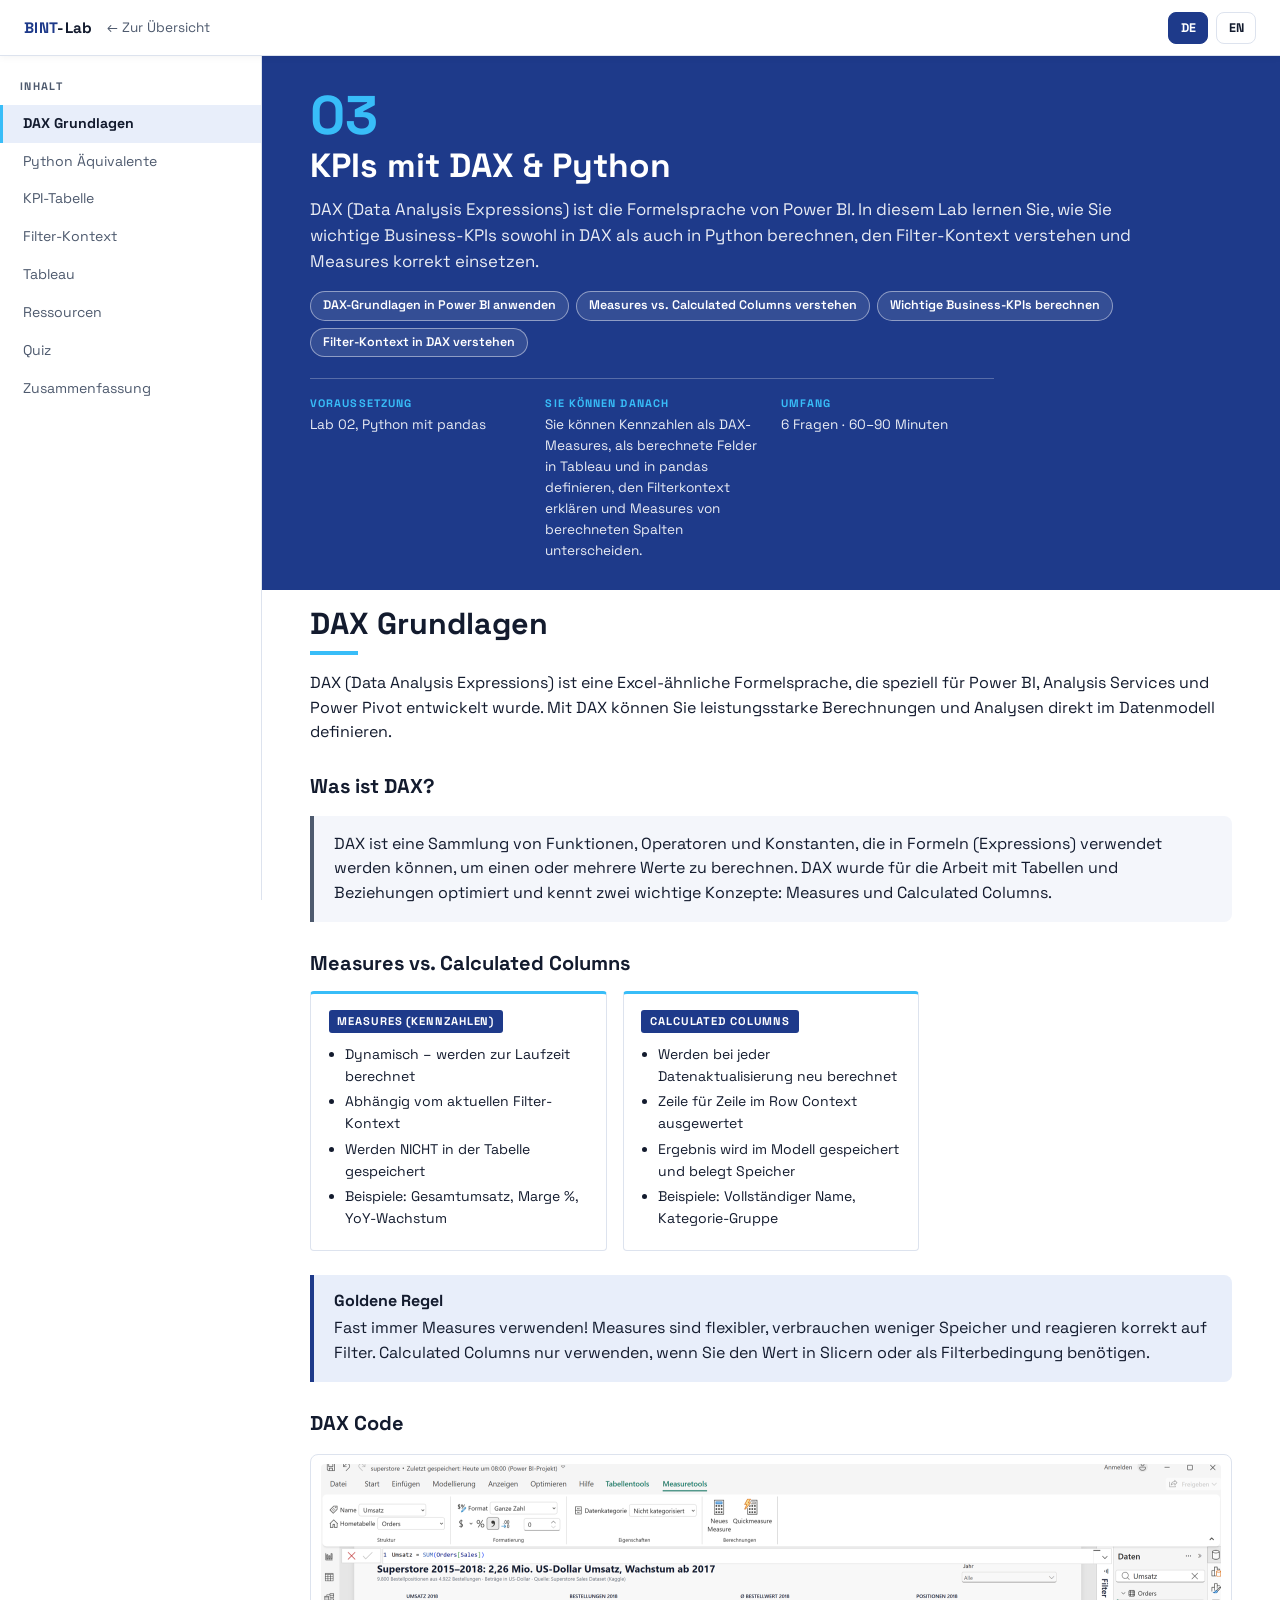
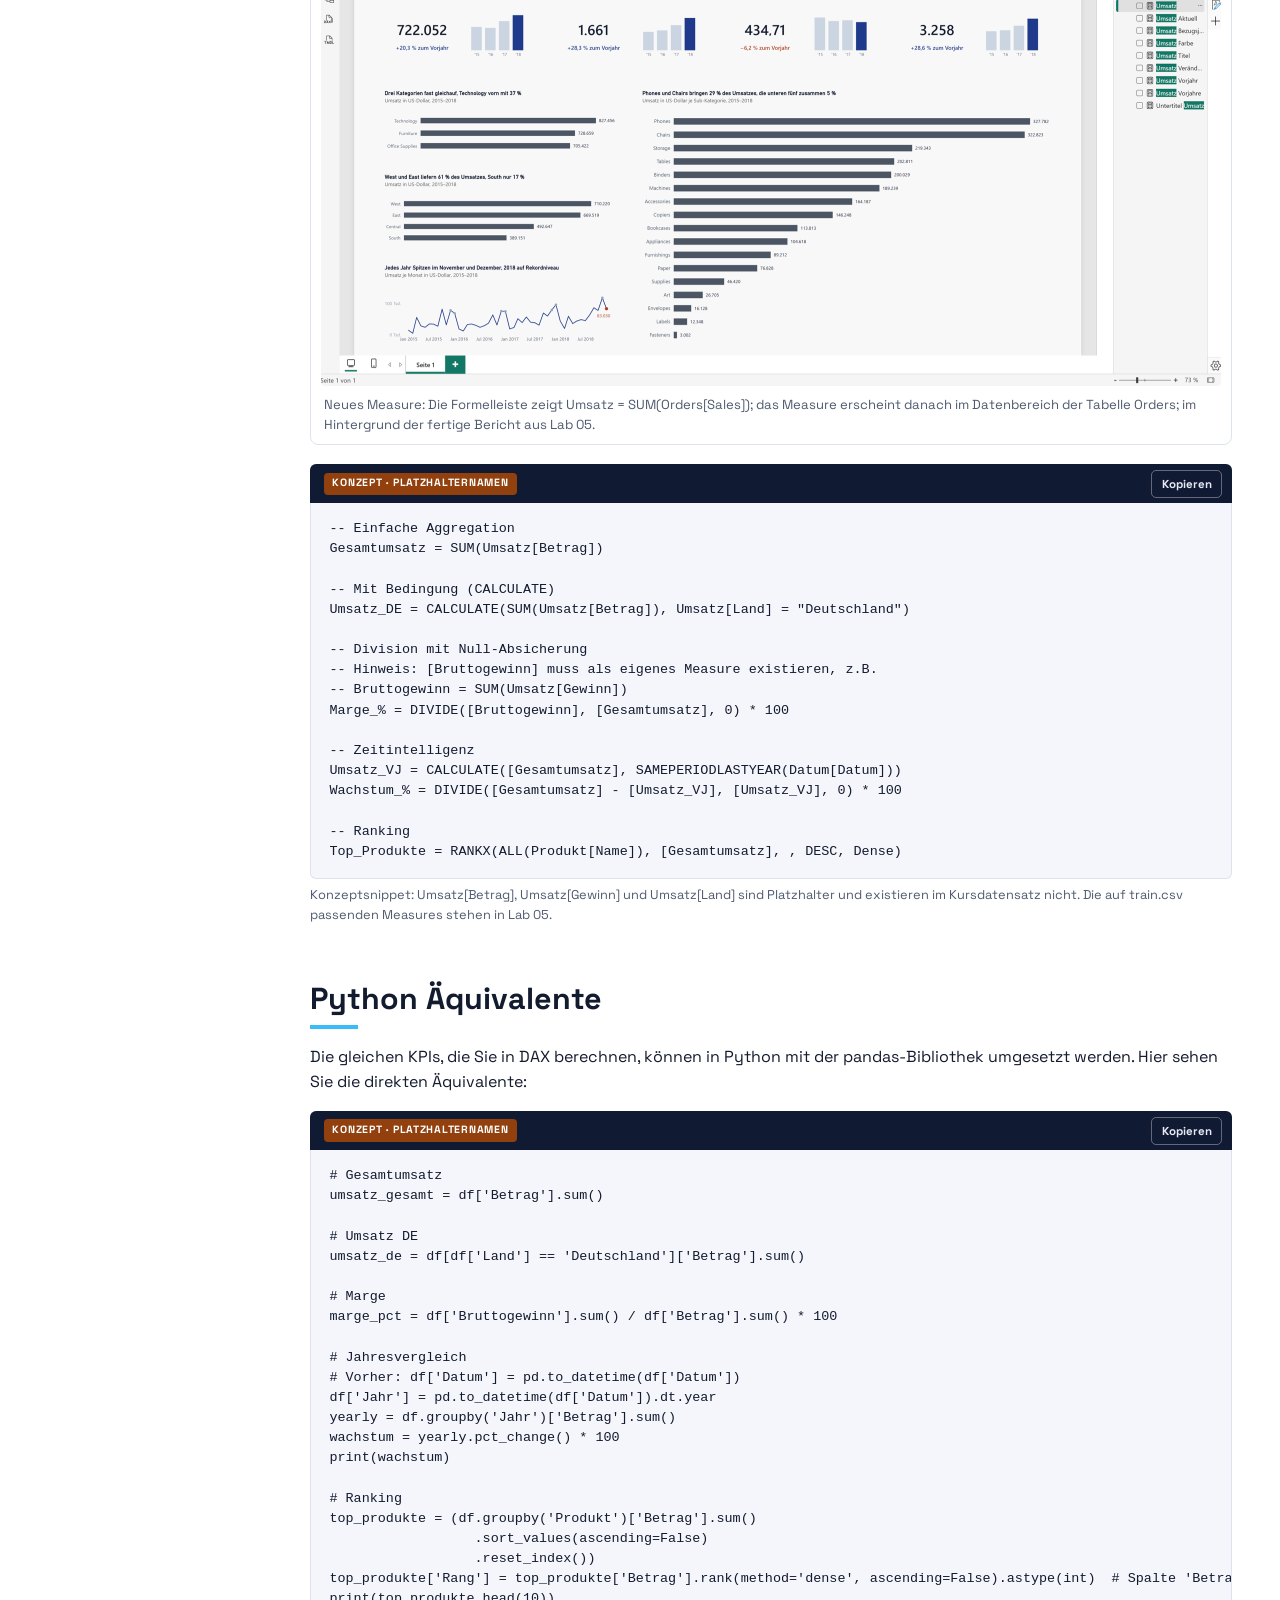
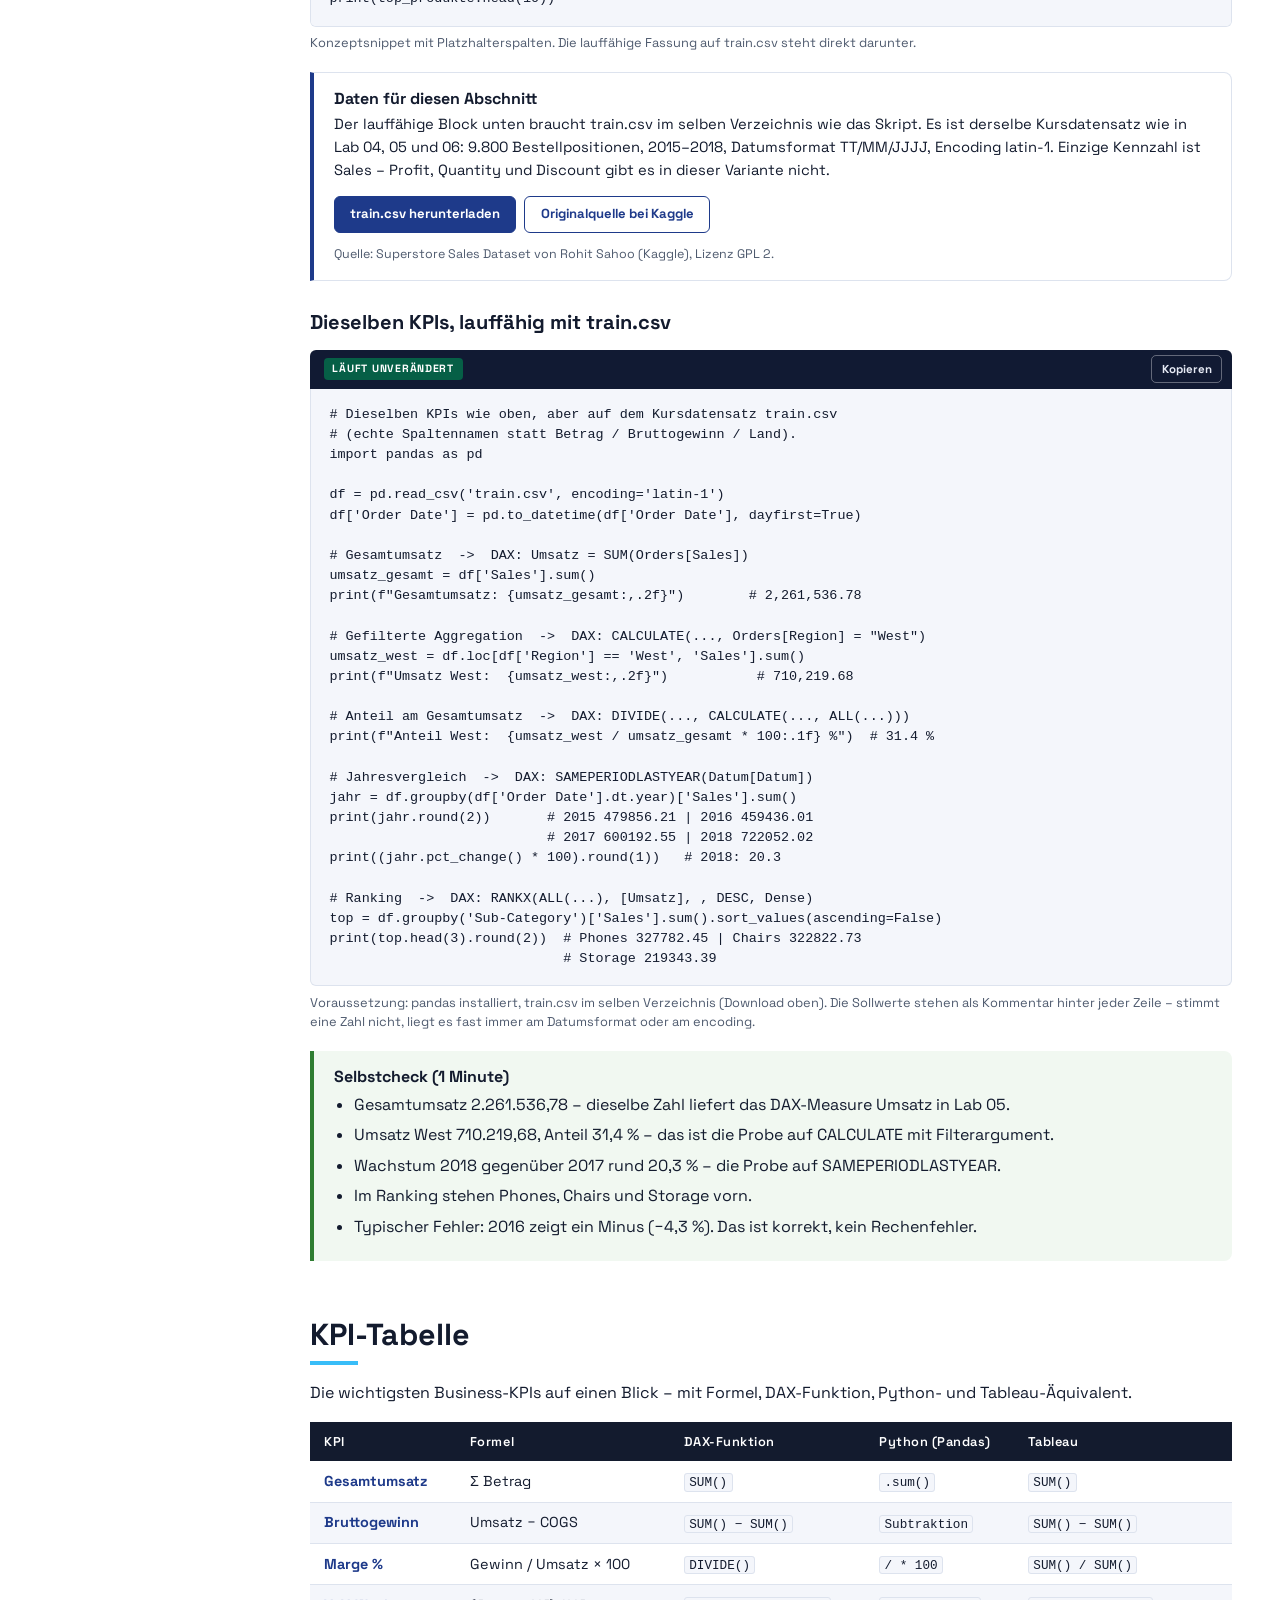
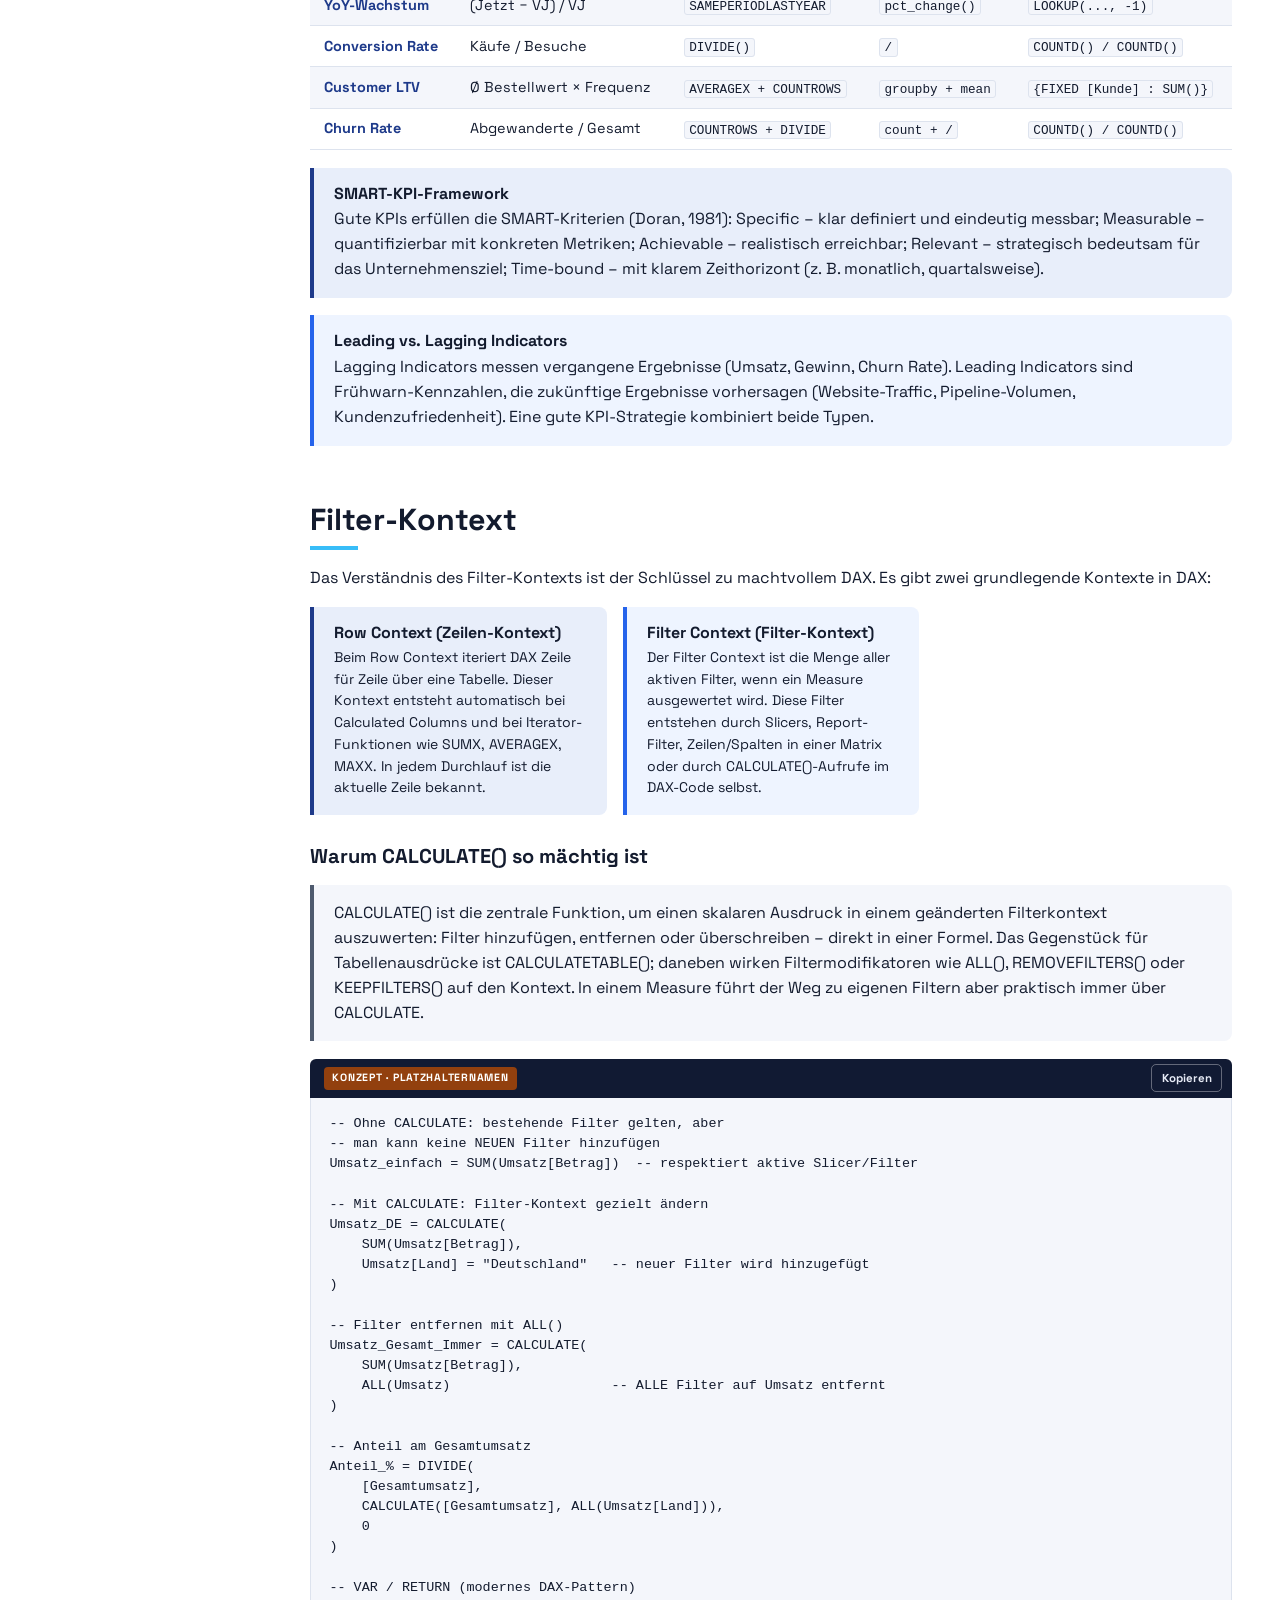
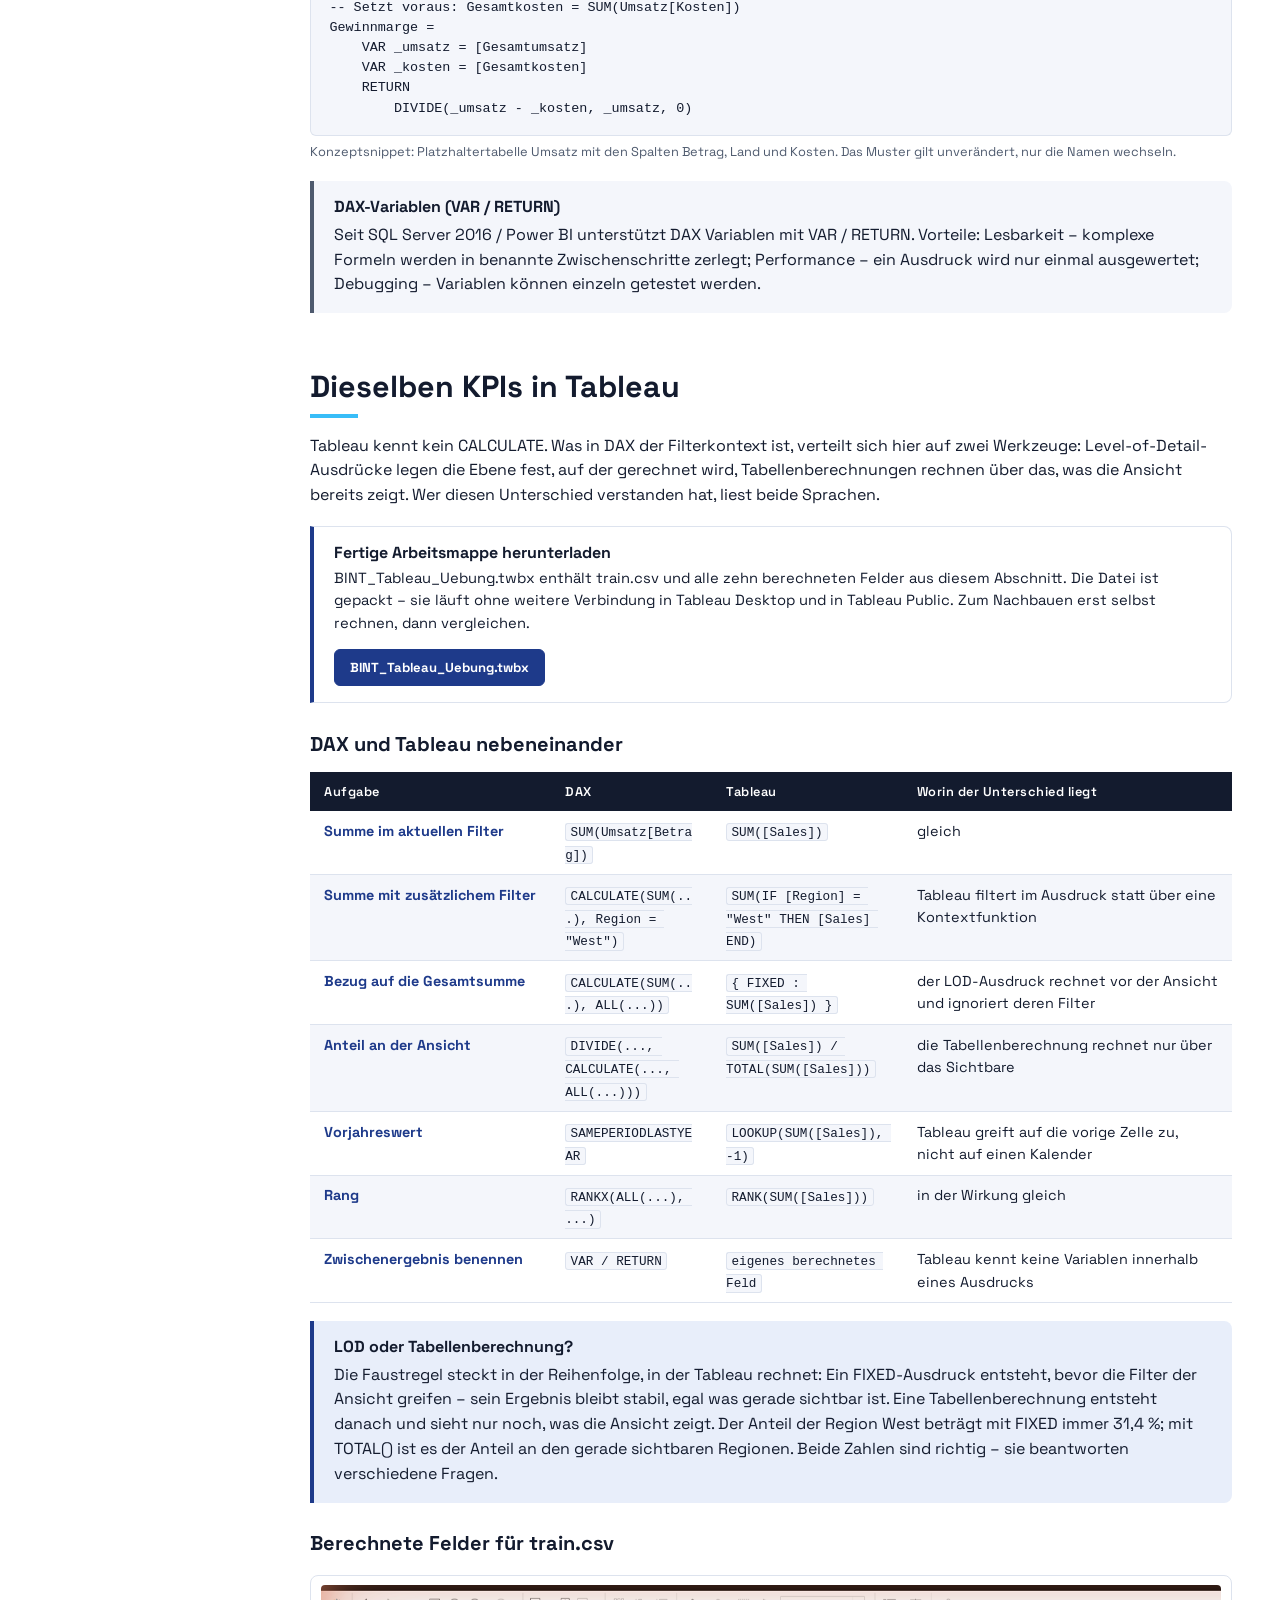
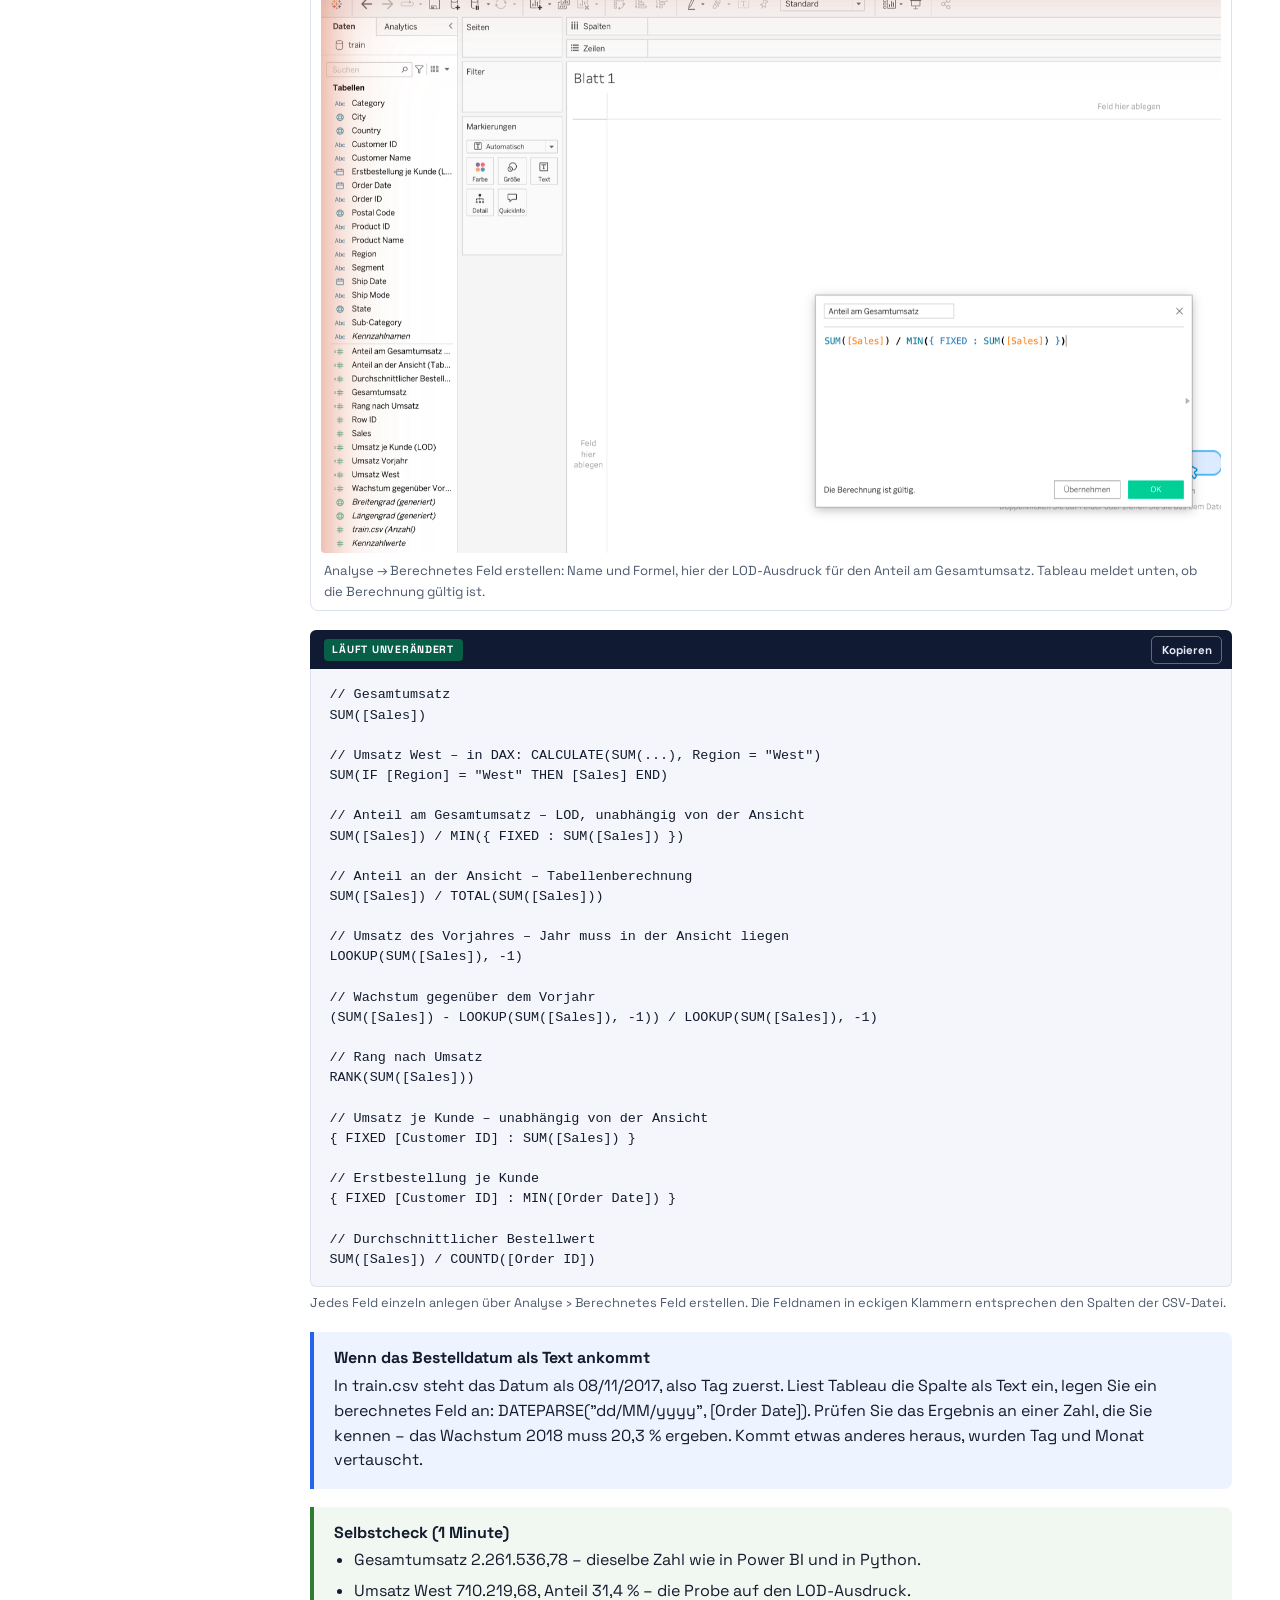
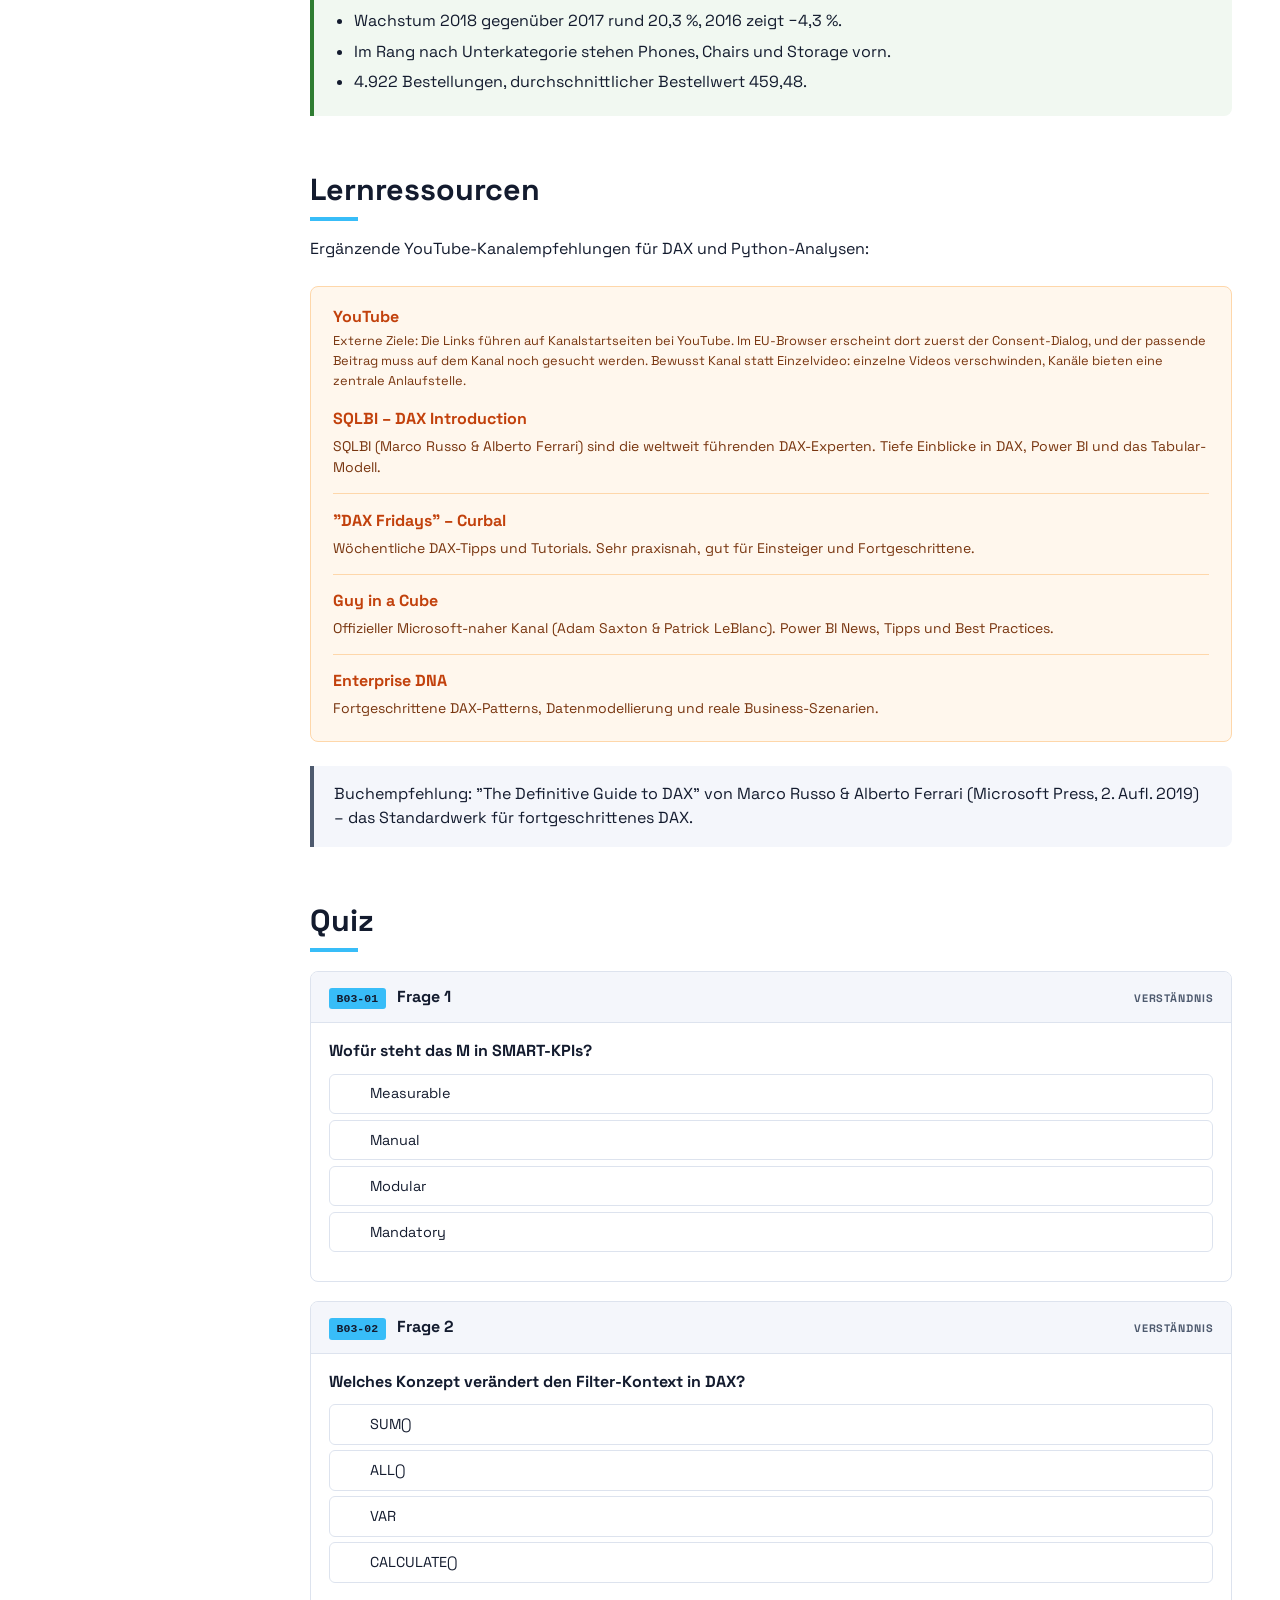
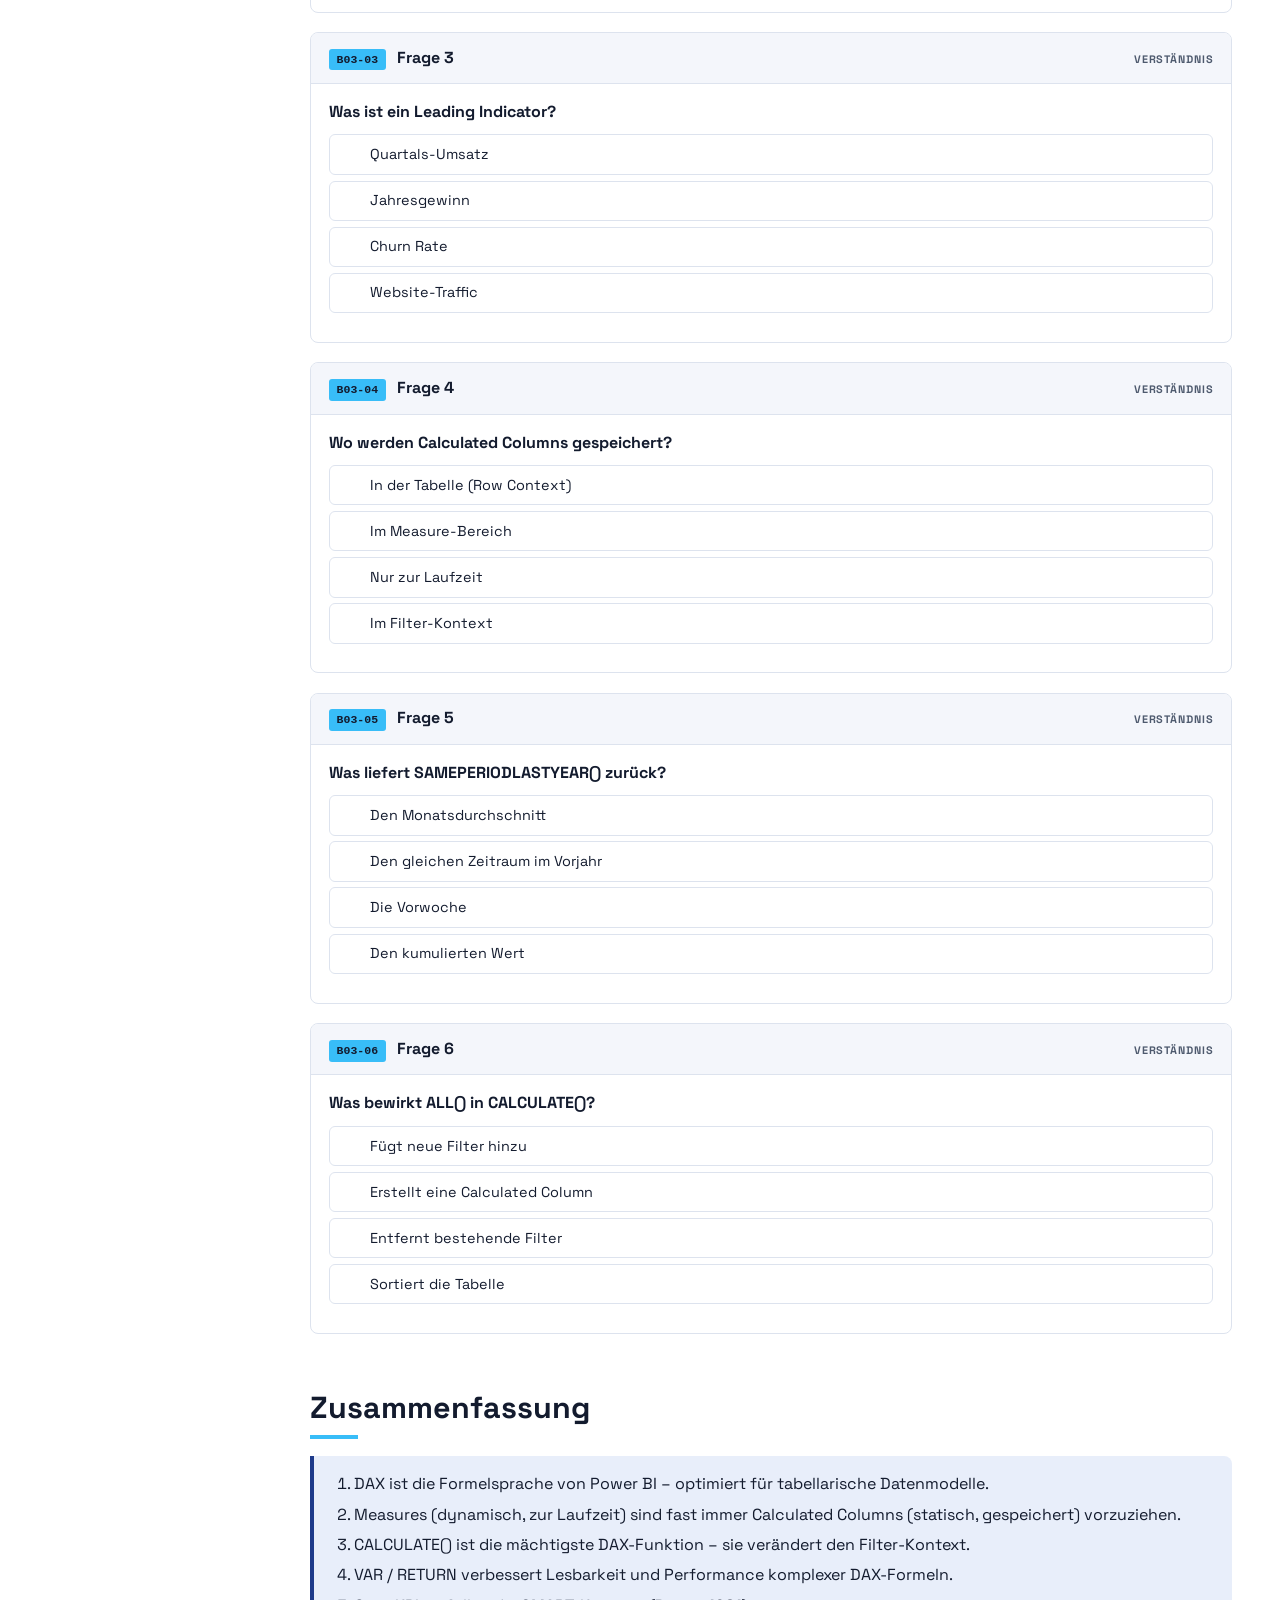
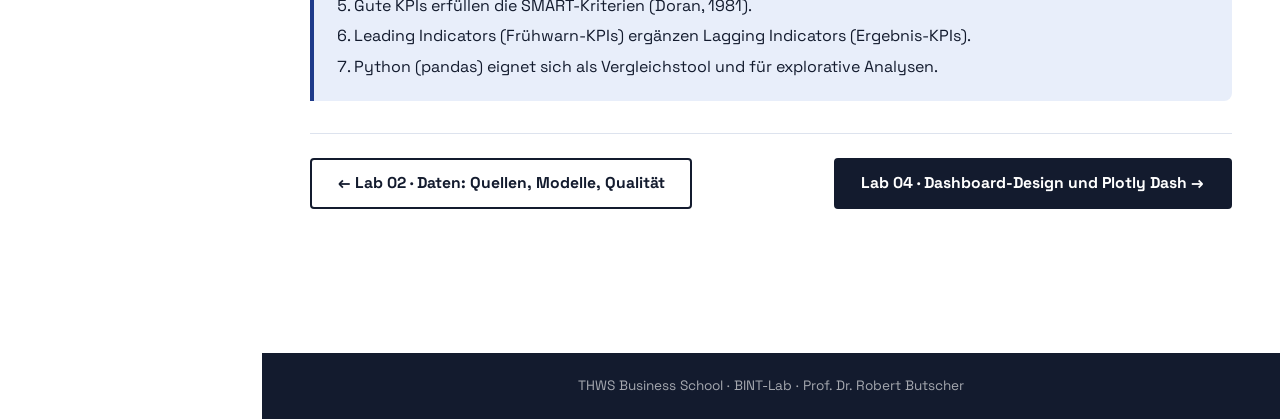
<file: lab-03-kpis.html>
<!DOCTYPE html>
<html lang="de" data-lang="de">
<head>
  <meta charset="UTF-8" />
  <meta name="viewport" content="width=device-width, initial-scale=1.0" />
  <title>Lab 03 · KPIs mit DAX, Tableau und Python · BINT-Lab</title>
  <meta name="bint:titel-en" content="Lab 03 · KPIs with DAX, Tableau and Python · BINT-Lab" />
  <meta name="description" content="Lab 03 des BINT-Lab: Kennzahlen als DAX-Measures in Power BI, als berechnete Felder in Tableau und in pandas definieren, Measures von Calculated Columns unterscheiden und den Filterkontext mit CALCULATE verstehen." />
  <link rel="preconnect" href="https://fonts.googleapis.com">
  <link rel="preconnect" href="https://fonts.gstatic.com" crossorigin>
  <link href="https://fonts.googleapis.com/css2?family=Space+Grotesk:wght@400;500;600;700;800&display=swap" rel="stylesheet">
  <link rel="stylesheet" href="assets/bint.css" />
  <link rel="icon" href="data:image/svg+xml,<svg xmlns='http://www.w3.org/2000/svg' viewBox='0 0 32 32'><rect width='32' height='32' fill='%231E3A8A'/><text x='16' y='23' font-family='sans-serif' font-size='18' font-weight='bold' text-anchor='middle' fill='%2338BDF8'>B</text></svg>" />
</head>
<body class="lab-page" data-lab="lab-03">

<a class="skip-link" href="#main"><span lang="de">Zum Inhalt springen</span><span lang="en">Skip to content</span></a>

<header class="header">
  <div class="header-left">
    <a class="header-logo" href="index.html" data-lab-link><span class="mark">BINT</span>-Lab</a>
    <a class="header-back" href="index.html" data-lab-link>
      <span lang="de">← Zur Übersicht</span><span lang="en">← Back to overview</span>
    </a>
  </div>
  <div class="header-right">
    <button class="lang-btn active" data-lang-btn="de" aria-pressed="true" aria-label="Deutsch">DE</button>
    <button class="lang-btn" data-lang-btn="en" aria-pressed="false" aria-label="English">EN</button>
  </div>
</header>

<nav class="sidebar" aria-label="Lab-Navigation">
  <div class="sidebar-title"><span lang="de">Inhalt</span><span lang="en">Contents</span></div>
  <a class="sidebar-link" href="#dax-grundlagen"><span lang="de">DAX Grundlagen</span><span lang="en">DAX Fundamentals</span></a>
  <a class="sidebar-link" href="#python"><span lang="de">Python Äquivalente</span><span lang="en">Python Equivalents</span></a>
  <a class="sidebar-link" href="#kpi-tabelle"><span lang="de">KPI-Tabelle</span><span lang="en">KPI Table</span></a>
  <a class="sidebar-link" href="#filter-kontext"><span lang="de">Filter-Kontext</span><span lang="en">Filter Context</span></a>
  <a class="sidebar-link" href="#tableau">Tableau</a>
  <a class="sidebar-link" href="#youtube"><span lang="de">Ressourcen</span><span lang="en">Resources</span></a>
  <a class="sidebar-link" href="#quiz">Quiz</a>
  <a class="sidebar-link" href="#zusammenfassung"><span lang="de">Zusammenfassung</span><span lang="en">Summary</span></a>
</nav>

<div class="lab-header">
  <div class="lab-num-big">03</div>
  <h1 class="lab-title"><span lang="de">KPIs mit DAX &amp; Python</span><span lang="en">KPIs with DAX &amp; Python</span></h1>
  <p class="lab-intro"><span lang="de">DAX (Data Analysis Expressions) ist die Formelsprache von Power BI. In diesem Lab lernen Sie, wie Sie wichtige Business-KPIs sowohl in DAX als auch in Python berechnen, den Filter-Kontext verstehen und Measures korrekt einsetzen.</span><span lang="en">DAX (Data Analysis Expressions) is the formula language of Power BI. In this lab you will learn how to calculate important business KPIs in both DAX and Python, understand the filter context, and use measures correctly.</span></p>
  <div class="lernziele">
    <span class="lernziel-chip"><span lang="de">DAX-Grundlagen in Power BI anwenden</span><span lang="en">Apply DAX fundamentals in Power BI</span></span>
    <span class="lernziel-chip"><span lang="de">Measures vs. Calculated Columns verstehen</span><span lang="en">Understand Measures vs. Calculated Columns</span></span>
    <span class="lernziel-chip"><span lang="de">Wichtige Business-KPIs berechnen</span><span lang="en">Calculate important business KPIs</span></span>
    <span class="lernziel-chip"><span lang="de">Filter-Kontext in DAX verstehen</span><span lang="en">Understand Filter Context in DAX</span></span>
  </div>
</div>

<main class="main-content" id="main">

  <section class="section-block" id="dax-grundlagen">
    <h2><span lang="de">DAX Grundlagen</span><span lang="en">DAX Fundamentals</span></h2>
    <div class="accent-line"></div>
    <p><span lang="de">DAX (Data Analysis Expressions) ist eine Excel-ähnliche Formelsprache, die speziell für Power BI, Analysis Services und Power Pivot entwickelt wurde. Mit DAX können Sie leistungsstarke Berechnungen und Analysen direkt im Datenmodell definieren.</span><span lang="en">DAX (Data Analysis Expressions) is an Excel-like formula language developed specifically for Power BI, Analysis Services and Power Pivot. With DAX you can define powerful calculations and analyses directly in the data model.</span></p>

    <h3><span lang="de">Was ist DAX?</span><span lang="en">What is DAX?</span></h3>
    <div class="info-box">
      <p><span lang="de">DAX ist eine Sammlung von Funktionen, Operatoren und Konstanten, die in Formeln (Expressions) verwendet werden können, um einen oder mehrere Werte zu berechnen. DAX wurde für die Arbeit mit Tabellen und Beziehungen optimiert und kennt zwei wichtige Konzepte: Measures und Calculated Columns.</span><span lang="en">DAX is a collection of functions, operators and constants that can be used in formulas (expressions) to calculate one or more values. DAX is optimised for working with tables and relationships and has two important concepts: Measures and Calculated Columns.</span></p>
    </div>

    <h3>Measures vs. Calculated Columns</h3>
    <div class="karten breit">
      <div class="karte">
        <span class="marke"><span lang="de">Measures (Kennzahlen)</span><span lang="en">Measures (Metrics)</span></span>
        <ul>
          <li><span lang="de">Dynamisch – werden zur Laufzeit berechnet</span><span lang="en">Dynamic – calculated at runtime</span></li>
          <li><span lang="de">Abhängig vom aktuellen Filter-Kontext</span><span lang="en">Dependent on the current filter context</span></li>
          <li><span lang="de">Werden NICHT in der Tabelle gespeichert</span><span lang="en">NOT stored in the table</span></li>
          <li><span lang="de">Beispiele: Gesamtumsatz, Marge %, YoY-Wachstum</span><span lang="en">Examples: Total Revenue, Margin %, YoY Growth</span></li>
        </ul>
      </div>
      <div class="karte">
        <span class="marke">Calculated Columns</span>
        <ul>
          <li><span lang="de">Werden bei jeder Datenaktualisierung neu berechnet</span><span lang="en">Recalculated on every data refresh</span></li>
          <li><span lang="de">Zeile für Zeile im Row Context ausgewertet</span><span lang="en">Evaluated row by row in the row context</span></li>
          <li><span lang="de">Ergebnis wird im Modell gespeichert und belegt Speicher</span><span lang="en">Result is stored in the model and consumes memory</span></li>
          <li><span lang="de">Beispiele: Vollständiger Name, Kategorie-Gruppe</span><span lang="en">Examples: Full Name, Category Group</span></li>
        </ul>
      </div>
    </div>

    <div class="concept-box">
      <h4><span lang="de">Goldene Regel</span><span lang="en">Golden Rule</span></h4>
      <p><span lang="de">Fast immer Measures verwenden! Measures sind flexibler, verbrauchen weniger Speicher und reagieren korrekt auf Filter. Calculated Columns nur verwenden, wenn Sie den Wert in Slicern oder als Filterbedingung benötigen.</span><span lang="en">Almost always use Measures! Measures are more flexible, consume less memory and respond correctly to filters. Use Calculated Columns only when you need the value in slicers or as a filter condition.</span></p>
    </div>

    <h3>DAX Code</h3>
    <figure class="abbildung">
      <img src="assets/img/powerbi-new-measure.png" alt="Power BI Desktop mit Measuretools und der Formelleiste Umsatz = SUM(Orders[Sales]); rechts der Datenbereich der Tabelle Orders, nach „Umsatz“ gefiltert, mit dem Measure Umsatz und den davon abgeleiteten Measures" data-alt-en="Power BI Desktop with measure tools and the formula bar Umsatz = SUM(Orders[Sales]); on the right the data pane of the Orders table, filtered for “Umsatz”, with the measure Umsatz and the measures derived from it" width="1800" height="1043" loading="lazy" />
      <figcaption><span lang="de">Neues Measure: Die Formelleiste zeigt Umsatz = SUM(Orders[Sales]); das Measure erscheint danach im Datenbereich der Tabelle Orders; im Hintergrund der fertige Bericht aus Lab 05.</span><span lang="en">New measure: the formula bar shows Umsatz = SUM(Orders[Sales]); the measure then appears in the data pane of the Orders table; in the background the finished report from lab 05.</span></figcaption>
    </figure>
    <div class="codeblock" data-kind="concept" data-name="s1CodeDax">
<pre class="code-block" lang="de">-- Einfache Aggregation
Gesamtumsatz = SUM(Umsatz[Betrag])

-- Mit Bedingung (CALCULATE)
Umsatz_DE = CALCULATE(SUM(Umsatz[Betrag]), Umsatz[Land] = "Deutschland")

-- Division mit Null-Absicherung
-- Hinweis: [Bruttogewinn] muss als eigenes Measure existieren, z.B.
-- Bruttogewinn = SUM(Umsatz[Gewinn])
Marge_% = DIVIDE([Bruttogewinn], [Gesamtumsatz], 0) * 100

-- Zeitintelligenz
Umsatz_VJ = CALCULATE([Gesamtumsatz], SAMEPERIODLASTYEAR(Datum[Datum]))
Wachstum_% = DIVIDE([Gesamtumsatz] - [Umsatz_VJ], [Umsatz_VJ], 0) * 100

-- Ranking
Top_Produkte = RANKX(ALL(Produkt[Name]), [Gesamtumsatz], , DESC, Dense)</pre>
<pre class="code-block" lang="en">-- Simple aggregation
TotalRevenue = SUM(Sales[Amount])

-- With condition (CALCULATE)
Revenue_DE = CALCULATE(SUM(Sales[Amount]), Sales[Country] = "Germany")

-- Division with zero protection
-- Note: [GrossProfit] must exist as its own measure, e.g.
-- GrossProfit = SUM(Sales[Profit])
Margin_% = DIVIDE([GrossProfit], [TotalRevenue], 0) * 100

-- Time intelligence
Revenue_PY = CALCULATE([TotalRevenue], SAMEPERIODLASTYEAR(Date[Date]))
Growth_% = DIVIDE([TotalRevenue] - [Revenue_PY], [Revenue_PY], 0) * 100

-- Ranking
Top_Products = RANKX(ALL(Product[Name]), [TotalRevenue], , DESC, Dense)</pre>
      <p class="code-note"><span lang="de">Konzeptsnippet: Umsatz[Betrag], Umsatz[Gewinn] und Umsatz[Land] sind Platzhalter und existieren im Kursdatensatz nicht. Die auf train.csv passenden Measures stehen in Lab 05.</span><span lang="en">Concept snippet: Sales[Amount], Sales[Profit] and Sales[Country] are placeholders and do not exist in the course dataset. The measures that fit train.csv are in Lab 05.</span></p>
    </div>
  </section>

  <section class="section-block" id="python">
    <h2><span lang="de">Python Äquivalente</span><span lang="en">Python Equivalents</span></h2>
    <div class="accent-line"></div>
    <p><span lang="de">Die gleichen KPIs, die Sie in DAX berechnen, können in Python mit der pandas-Bibliothek umgesetzt werden. Hier sehen Sie die direkten Äquivalente:</span><span lang="en">The same KPIs you calculate in DAX can be implemented in Python using the pandas library. Here are the direct equivalents:</span></p>
    <div class="codeblock" data-kind="concept" data-name="s2CodePython">
<pre class="code-block" lang="de"># Gesamtumsatz
umsatz_gesamt = df['Betrag'].sum()

# Umsatz DE
umsatz_de = df[df['Land'] == 'Deutschland']['Betrag'].sum()

# Marge
marge_pct = df['Bruttogewinn'].sum() / df['Betrag'].sum() * 100

# Jahresvergleich
# Vorher: df['Datum'] = pd.to_datetime(df['Datum'])
df['Jahr'] = pd.to_datetime(df['Datum']).dt.year
yearly = df.groupby('Jahr')['Betrag'].sum()
wachstum = yearly.pct_change() * 100
print(wachstum)

# Ranking
top_produkte = (df.groupby('Produkt')['Betrag'].sum()
                  .sort_values(ascending=False)
                  .reset_index())
top_produkte['Rang'] = top_produkte['Betrag'].rank(method='dense', ascending=False).astype(int)  # Spalte 'Betrag' entspricht 'Sales' im Superstore-Datensatz
print(top_produkte.head(10))</pre>
<pre class="code-block" lang="en"># Total revenue
total_revenue = df['Amount'].sum()

# Revenue Germany
revenue_de = df[df['Country'] == 'Germany']['Amount'].sum()

# Margin
margin_pct = df['GrossProfit'].sum() / df['Amount'].sum() * 100

# Year-over-year comparison
# Note: df['Date'] = pd.to_datetime(df['Date'])  # ensure datetime type first
df['Year'] = pd.to_datetime(df['Date']).dt.year
yearly = df.groupby('Year')['Amount'].sum()
growth = yearly.pct_change() * 100
print(growth)

# Ranking
top_products = (df.groupby('Product')['Amount'].sum()
                  .sort_values(ascending=False)
                  .reset_index())
top_products['Rank'] = top_products['Amount'].rank(method='dense', ascending=False).astype(int)  # Column 'Amount' corresponds to 'Sales' in the Superstore dataset
print(top_products.head(10))</pre>
      <p class="code-note"><span lang="de">Konzeptsnippet mit Platzhalterspalten. Die lauffähige Fassung auf train.csv steht direkt darunter.</span><span lang="en">Concept snippet with placeholder columns. The runnable version on train.csv follows directly below.</span></p>
    </div>

    <div class="download-box">
      <h3><span lang="de">Daten für diesen Abschnitt</span><span lang="en">Data for this section</span></h3>
      <p><span lang="de">Der lauffähige Block unten braucht train.csv im selben Verzeichnis wie das Skript. Es ist derselbe Kursdatensatz wie in Lab 04, 05 und 06: 9.800 Bestellpositionen, 2015–2018, Datumsformat TT/MM/JJJJ, Encoding latin-1. Einzige Kennzahl ist Sales – Profit, Quantity und Discount gibt es in dieser Variante nicht.</span><span lang="en">The runnable block below needs train.csv in the same directory as the script. It is the same course dataset as in Labs 04, 05 and 06: 9,800 order line items, 2015–2018, date format DD/MM/YYYY, encoding latin-1. Sales is the only measure – this variant has no Profit, Quantity or Discount.</span></p>
      <div class="download-reihe">
        <a class="btn-download" href="data/train.csv" download><span lang="de">train.csv herunterladen</span><span lang="en">Download train.csv</span></a>
        <a class="btn-download sekundaer" href="https://www.kaggle.com/datasets/rohitsahoo/sales-forecasting" target="_blank" rel="noopener noreferrer"><span lang="de">Originalquelle bei Kaggle</span><span lang="en">Original source on Kaggle</span></a>
      </div>
      <p class="lizenz"><span lang="de">Quelle: Superstore Sales Dataset von Rohit Sahoo (Kaggle), Lizenz GPL 2.</span><span lang="en">Source: Superstore Sales Dataset by Rohit Sahoo (Kaggle), licensed GPL 2.</span></p>
    </div>

    <h3><span lang="de">Dieselben KPIs, lauffähig mit train.csv</span><span lang="en">The same KPIs, runnable with train.csv</span></h3>
    <div class="codeblock" data-kind="run" data-name="s2CodePythonRun">
<pre class="code-block" lang="de"># Dieselben KPIs wie oben, aber auf dem Kursdatensatz train.csv
# (echte Spaltennamen statt Betrag / Bruttogewinn / Land).
import pandas as pd

df = pd.read_csv('train.csv', encoding='latin-1')
df['Order Date'] = pd.to_datetime(df['Order Date'], dayfirst=True)

# Gesamtumsatz  -&gt;  DAX: Umsatz = SUM(Orders[Sales])
umsatz_gesamt = df['Sales'].sum()
print(f"Gesamtumsatz: {umsatz_gesamt:,.2f}")        # 2,261,536.78

# Gefilterte Aggregation  -&gt;  DAX: CALCULATE(..., Orders[Region] = "West")
umsatz_west = df.loc[df['Region'] == 'West', 'Sales'].sum()
print(f"Umsatz West:  {umsatz_west:,.2f}")           # 710,219.68

# Anteil am Gesamtumsatz  -&gt;  DAX: DIVIDE(..., CALCULATE(..., ALL(...)))
print(f"Anteil West:  {umsatz_west / umsatz_gesamt * 100:.1f} %")  # 31.4 %

# Jahresvergleich  -&gt;  DAX: SAMEPERIODLASTYEAR(Datum[Datum])
jahr = df.groupby(df['Order Date'].dt.year)['Sales'].sum()
print(jahr.round(2))       # 2015 479856.21 | 2016 459436.01
                           # 2017 600192.55 | 2018 722052.02
print((jahr.pct_change() * 100).round(1))   # 2018: 20.3

# Ranking  -&gt;  DAX: RANKX(ALL(...), [Umsatz], , DESC, Dense)
top = df.groupby('Sub-Category')['Sales'].sum().sort_values(ascending=False)
print(top.head(3).round(2))  # Phones 327782.45 | Chairs 322822.73
                             # Storage 219343.39</pre>
<pre class="code-block" lang="en"># The same KPIs as above, but on the course dataset train.csv
# (real column names instead of Amount / GrossProfit / Country).
import pandas as pd

df = pd.read_csv('train.csv', encoding='latin-1')
df['Order Date'] = pd.to_datetime(df['Order Date'], dayfirst=True)

# Total revenue  -&gt;  DAX: Revenue = SUM(Orders[Sales])
total_sales = df['Sales'].sum()
print(f"Total revenue: {total_sales:,.2f}")       # 2,261,536.78

# Filtered aggregation  -&gt;  DAX: CALCULATE(..., Orders[Region] = "West")
sales_west = df.loc[df['Region'] == 'West', 'Sales'].sum()
print(f"Revenue West:  {sales_west:,.2f}")         # 710,219.68

# Share of total  -&gt;  DAX: DIVIDE(..., CALCULATE(..., ALL(...)))
print(f"Share West:    {sales_west / total_sales * 100:.1f} %")  # 31.4 %

# Year-over-year  -&gt;  DAX: SAMEPERIODLASTYEAR(Date[Date])
yearly = df.groupby(df['Order Date'].dt.year)['Sales'].sum()
print(yearly.round(2))     # 2015 479856.21 | 2016 459436.01
                           # 2017 600192.55 | 2018 722052.02
print((yearly.pct_change() * 100).round(1))  # 2018: 20.3

# Ranking  -&gt;  DAX: RANKX(ALL(...), [Revenue], , DESC, Dense)
top = df.groupby('Sub-Category')['Sales'].sum().sort_values(ascending=False)
print(top.head(3).round(2))  # Phones 327782.45 | Chairs 322822.73
                             # Storage 219343.39</pre>
      <p class="code-note"><span lang="de">Voraussetzung: pandas installiert, train.csv im selben Verzeichnis (Download oben). Die Sollwerte stehen als Kommentar hinter jeder Zeile – stimmt eine Zahl nicht, liegt es fast immer am Datumsformat oder am encoding.</span><span lang="en">Prerequisites: pandas installed, train.csv in the same directory (download above). The expected values are in the comment after each line – if a number is off, it is nearly always the date format or the encoding.</span></p>
    </div>

    <div class="challenge-box">
      <h4><span lang="de">Selbstcheck (1 Minute)</span><span lang="en">Self-check (1 minute)</span></h4>
      <ul>
        <li><span lang="de">Gesamtumsatz 2.261.536,78 – dieselbe Zahl liefert das DAX-Measure Umsatz in Lab 05.</span><span lang="en">Total revenue 2,261,536.78 – the DAX measure Revenue in Lab 05 returns the same number.</span></li>
        <li><span lang="de">Umsatz West 710.219,68, Anteil 31,4 % – das ist die Probe auf CALCULATE mit Filterargument.</span><span lang="en">Revenue West 710,219.68, share 31.4% – this is the check on CALCULATE with a filter argument.</span></li>
        <li><span lang="de">Wachstum 2018 gegenüber 2017 rund 20,3 % – die Probe auf SAMEPERIODLASTYEAR.</span><span lang="en">Growth 2018 over 2017 about 20.3% – the check on SAMEPERIODLASTYEAR.</span></li>
        <li><span lang="de">Im Ranking stehen Phones, Chairs und Storage vorn.</span><span lang="en">The ranking is led by Phones, Chairs and Storage.</span></li>
        <li><span lang="de">Typischer Fehler: 2016 zeigt ein Minus (−4,3 %). Das ist korrekt, kein Rechenfehler.</span><span lang="en">Common error: 2016 shows a minus (−4.3%). That is correct, not a miscalculation.</span></li>
      </ul>
    </div>
  </section>

  <section class="section-block" id="kpi-tabelle">
    <h2><span lang="de">KPI-Tabelle</span><span lang="en">KPI Table</span></h2>
    <div class="accent-line"></div>
    <p><span lang="de">Die wichtigsten Business-KPIs auf einen Blick – mit Formel, DAX-Funktion, Python- und Tableau-Äquivalent.</span><span lang="en">The most important business KPIs at a glance – with formula, DAX function, Python and Tableau equivalent.</span></p>
    <div class="table-scroll">
      <table>
        <thead>
          <tr><th>KPI</th><th><span lang="de">Formel</span><span lang="en">Formula</span></th><th><span lang="de">DAX-Funktion</span><span lang="en">DAX Function</span></th><th>Python (Pandas)</th><th>Tableau</th></tr>
        </thead>
        <tbody>
          <tr><td class="kopf"><span lang="de">Gesamtumsatz</span><span lang="en">Total Revenue</span></td><td><span lang="de">Σ Betrag</span><span lang="en">Σ Amount</span></td><td><code>SUM()</code></td><td><code>.sum()</code></td><td><code>SUM()</code></td></tr>
          <tr><td class="kopf"><span lang="de">Bruttogewinn</span><span lang="en">Gross Profit</span></td><td><span lang="de">Umsatz − COGS</span><span lang="en">Revenue − COGS</span></td><td><code>SUM() − SUM()</code></td><td><code><span lang="de">Subtraktion</span><span lang="en">Subtraction</span></code></td><td><code>SUM() − SUM()</code></td></tr>
          <tr><td class="kopf"><span lang="de">Marge %</span><span lang="en">Margin %</span></td><td><span lang="de">Gewinn / Umsatz × 100</span><span lang="en">Profit / Revenue × 100</span></td><td><code>DIVIDE()</code></td><td><code>/ * 100</code></td><td><code>SUM() / SUM()</code></td></tr>
          <tr><td class="kopf"><span lang="de">YoY-Wachstum</span><span lang="en">YoY Growth</span></td><td><span lang="de">(Jetzt − VJ) / VJ</span><span lang="en">(Now − PY) / PY</span></td><td><code>SAMEPERIODLASTYEAR</code></td><td><code>pct_change()</code></td><td><code>LOOKUP(..., -1)</code></td></tr>
          <tr><td class="kopf">Conversion Rate</td><td><span lang="de">Käufe / Besuche</span><span lang="en">Purchases / Visits</span></td><td><code>DIVIDE()</code></td><td><code>/</code></td><td><code>COUNTD() / COUNTD()</code></td></tr>
          <tr><td class="kopf">Customer LTV</td><td><span lang="de">Ø Bestellwert × Frequenz</span><span lang="en">Avg Order Value × Frequency</span></td><td><code>AVERAGEX + COUNTROWS</code></td><td><code>groupby + mean</code></td><td><code><span lang="de">{FIXED [Kunde] : SUM()}</span><span lang="en">{FIXED [Customer] : SUM()}</span></code></td></tr>
          <tr><td class="kopf">Churn Rate</td><td><span lang="de">Abgewanderte / Gesamt</span><span lang="en">Churned / Total</span></td><td><code>COUNTROWS + DIVIDE</code></td><td><code>count + /</code></td><td><code>COUNTD() / COUNTD()</code></td></tr>
        </tbody>
      </table>
    </div>

    <div class="concept-box">
      <h3><span lang="de">SMART-KPI-Framework</span><span lang="en">SMART KPI Framework</span></h3>
      <p><span lang="de">Gute KPIs erfüllen die SMART-Kriterien (Doran, 1981): Specific – klar definiert und eindeutig messbar; Measurable – quantifizierbar mit konkreten Metriken; Achievable – realistisch erreichbar; Relevant – strategisch bedeutsam für das Unternehmensziel; Time-bound – mit klarem Zeithorizont (z. B. monatlich, quartalsweise).</span><span lang="en">Good KPIs meet the SMART criteria (Doran, 1981): Specific – clearly defined and unambiguously measurable; Measurable – quantifiable with concrete metrics; Achievable – realistically attainable; Relevant – strategically significant for business goals; Time-bound – with a clear time horizon (e.g. monthly, quarterly).</span></p>
    </div>

    <div class="tip-box">
      <h3>Leading vs. Lagging Indicators</h3>
      <p><span lang="de">Lagging Indicators messen vergangene Ergebnisse (Umsatz, Gewinn, Churn Rate). Leading Indicators sind Frühwarn-Kennzahlen, die zukünftige Ergebnisse vorhersagen (Website-Traffic, Pipeline-Volumen, Kundenzufriedenheit). Eine gute KPI-Strategie kombiniert beide Typen.</span><span lang="en">Lagging indicators measure past outcomes (revenue, profit, churn rate). Leading indicators are early-warning metrics that predict future results (website traffic, pipeline volume, customer satisfaction). A sound KPI strategy combines both types.</span></p>
    </div>
  </section>

  <section class="section-block" id="filter-kontext">
    <h2><span lang="de">Filter-Kontext</span><span lang="en">Filter Context</span></h2>
    <div class="accent-line"></div>
    <p><span lang="de">Das Verständnis des Filter-Kontexts ist der Schlüssel zu machtvollem DAX. Es gibt zwei grundlegende Kontexte in DAX:</span><span lang="en">Understanding the filter context is the key to powerful DAX. There are two fundamental contexts in DAX:</span></p>

    <div class="karten breit">
      <div class="concept-box">
        <h3><span lang="de">Row Context (Zeilen-Kontext)</span><span lang="en">Row Context</span></h3>
        <p><span lang="de">Beim Row Context iteriert DAX Zeile für Zeile über eine Tabelle. Dieser Kontext entsteht automatisch bei Calculated Columns und bei Iterator-Funktionen wie SUMX, AVERAGEX, MAXX. In jedem Durchlauf ist die aktuelle Zeile bekannt.</span><span lang="en">In Row Context, DAX iterates row by row over a table. This context is automatically created for Calculated Columns and for iterator functions like SUMX, AVERAGEX, MAXX. In each iteration the current row is known.</span></p>
      </div>
      <div class="tip-box">
        <h3><span lang="de">Filter Context (Filter-Kontext)</span><span lang="en">Filter Context</span></h3>
        <p><span lang="de">Der Filter Context ist die Menge aller aktiven Filter, wenn ein Measure ausgewertet wird. Diese Filter entstehen durch Slicers, Report-Filter, Zeilen/Spalten in einer Matrix oder durch CALCULATE()-Aufrufe im DAX-Code selbst.</span><span lang="en">The Filter Context is the set of all active filters when a Measure is evaluated. These filters are created by slicers, report filters, rows/columns in a matrix or by CALCULATE() calls in the DAX code itself.</span></p>
      </div>
    </div>

    <h3><span lang="de">Warum CALCULATE() so mächtig ist</span><span lang="en">Why CALCULATE() is so powerful</span></h3>
    <div class="info-box">
      <p><span lang="de">CALCULATE() ist die zentrale Funktion, um einen skalaren Ausdruck in einem geänderten Filterkontext auszuwerten: Filter hinzufügen, entfernen oder überschreiben – direkt in einer Formel. Das Gegenstück für Tabellenausdrücke ist CALCULATETABLE(); daneben wirken Filtermodifikatoren wie ALL(), REMOVEFILTERS() oder KEEPFILTERS() auf den Kontext. In einem Measure führt der Weg zu eigenen Filtern aber praktisch immer über CALCULATE.</span><span lang="en">CALCULATE() is the central function for evaluating a scalar expression in a modified filter context: add, remove or override filters – directly in a formula. Its counterpart for table expressions is CALCULATETABLE(); filter modifiers such as ALL(), REMOVEFILTERS() and KEEPFILTERS() also act on the context. Inside a measure, however, the route to your own filters is practically always CALCULATE.</span></p>
    </div>
    <div class="codeblock" data-kind="concept" data-name="s4CodeCalc">
<pre class="code-block" lang="de">-- Ohne CALCULATE: bestehende Filter gelten, aber
-- man kann keine NEUEN Filter hinzufügen
Umsatz_einfach = SUM(Umsatz[Betrag])  -- respektiert aktive Slicer/Filter

-- Mit CALCULATE: Filter-Kontext gezielt ändern
Umsatz_DE = CALCULATE(
    SUM(Umsatz[Betrag]),
    Umsatz[Land] = "Deutschland"   -- neuer Filter wird hinzugefügt
)

-- Filter entfernen mit ALL()
Umsatz_Gesamt_Immer = CALCULATE(
    SUM(Umsatz[Betrag]),
    ALL(Umsatz)                    -- ALLE Filter auf Umsatz entfernt
)

-- Anteil am Gesamtumsatz
Anteil_% = DIVIDE(
    [Gesamtumsatz],
    CALCULATE([Gesamtumsatz], ALL(Umsatz[Land])),
    0
)

-- VAR / RETURN (modernes DAX-Pattern)
-- Setzt voraus: Gesamtkosten = SUM(Umsatz[Kosten])
Gewinnmarge =
    VAR _umsatz = [Gesamtumsatz]
    VAR _kosten = [Gesamtkosten]
    RETURN
        DIVIDE(_umsatz - _kosten, _umsatz, 0)</pre>
<pre class="code-block" lang="en">-- Without CALCULATE: existing filters apply, but
-- you cannot ADD new filters
Revenue_simple = SUM(Sales[Amount])  -- respects active slicers/filters

-- With CALCULATE: modify filter context explicitly
Revenue_DE = CALCULATE(
    SUM(Sales[Amount]),
    Sales[Country] = "Germany"     -- new filter is added
)

-- Remove filter with ALL()
Revenue_Always_Total = CALCULATE(
    SUM(Sales[Amount]),
    ALL(Sales)                     -- ALL filters on Sales removed
)

-- Share of total revenue
Share_% = DIVIDE(
    [TotalRevenue],
    CALCULATE([TotalRevenue], ALL(Sales[Country])),
    0
)

-- VAR / RETURN (modern DAX pattern)
-- Requires: TotalCost = SUM(Sales[Cost])
ProfitMargin =
    VAR _revenue = [TotalRevenue]
    VAR _cost    = [TotalCost]
    RETURN
        DIVIDE(_revenue - _cost, _revenue, 0)</pre>
      <p class="code-note"><span lang="de">Konzeptsnippet: Platzhaltertabelle Umsatz mit den Spalten Betrag, Land und Kosten. Das Muster gilt unverändert, nur die Namen wechseln.</span><span lang="en">Concept snippet: placeholder table Sales with columns Amount, Country and Cost. The pattern holds unchanged, only the names differ.</span></p>
    </div>

    <div class="info-box">
      <h4><span lang="de">DAX-Variablen (VAR / RETURN)</span><span lang="en">DAX Variables (VAR / RETURN)</span></h4>
      <p><span lang="de">Seit SQL Server 2016 / Power BI unterstützt DAX Variablen mit VAR / RETURN. Vorteile: Lesbarkeit – komplexe Formeln werden in benannte Zwischenschritte zerlegt; Performance – ein Ausdruck wird nur einmal ausgewertet; Debugging – Variablen können einzeln getestet werden.</span><span lang="en">Since SQL Server 2016 / Power BI, DAX supports variables with VAR / RETURN. Benefits: Readability – complex formulas are broken into named intermediate steps; Performance – an expression is evaluated only once; Debugging – variables can be tested individually.</span></p>
    </div>
  </section>

  <section class="section-block" id="tableau">
    <h2><span lang="de">Dieselben KPIs in Tableau</span><span lang="en">The same KPIs in Tableau</span></h2>
    <div class="accent-line"></div>
    <p><span lang="de">Tableau kennt kein CALCULATE. Was in DAX der Filterkontext ist, verteilt sich hier auf zwei Werkzeuge: Level-of-Detail-Ausdrücke legen die Ebene fest, auf der gerechnet wird, Tabellenberechnungen rechnen über das, was die Ansicht bereits zeigt. Wer diesen Unterschied verstanden hat, liest beide Sprachen.</span><span lang="en">Tableau has no CALCULATE. What DAX calls filter context is split across two tools here: level-of-detail expressions set the level at which a value is computed, table calculations compute across what the view already shows. Understand that difference and you can read both languages.</span></p>

    <div class="download-box">
      <h3><span lang="de">Fertige Arbeitsmappe herunterladen</span><span lang="en">Download the finished workbook</span></h3>
      <p><span lang="de">BINT_Tableau_Uebung.twbx enthält train.csv und alle zehn berechneten Felder aus diesem Abschnitt. Die Datei ist gepackt – sie läuft ohne weitere Verbindung in Tableau Desktop und in Tableau Public. Zum Nachbauen erst selbst rechnen, dann vergleichen.</span><span lang="en">BINT_Tableau_Uebung.twbx ships train.csv together with all ten calculated fields from this section. It is a packaged workbook – it opens in Tableau Desktop and Tableau Public without any further connection. Build your own version first, then compare.</span></p>
      <div class="download-reihe">
        <a class="btn-download" href="starter/BINT_Tableau_Uebung.twbx" download>BINT_Tableau_Uebung.twbx</a>
      </div>
    </div>

    <h3><span lang="de">DAX und Tableau nebeneinander</span><span lang="en">DAX and Tableau side by side</span></h3>
    <div class="table-scroll">
      <table>
        <thead>
          <tr><th><span lang="de">Aufgabe</span><span lang="en">Task</span></th><th>DAX</th><th>Tableau</th><th><span lang="de">Worin der Unterschied liegt</span><span lang="en">Where they differ</span></th></tr>
        </thead>
        <tbody>
          <tr><td class="kopf"><span lang="de">Summe im aktuellen Filter</span><span lang="en">Sum in the current filter</span></td><td><code><span lang="de">SUM(Umsatz[Betrag])</span><span lang="en">SUM(Sales[Amount])</span></code></td><td><code>SUM([Sales])</code></td><td><span lang="de">gleich</span><span lang="en">identical</span></td></tr>
          <tr><td class="kopf"><span lang="de">Summe mit zusätzlichem Filter</span><span lang="en">Sum with an extra filter</span></td><td><code>CALCULATE(SUM(...), Region = "West")</code></td><td><code>SUM(IF [Region] = "West" THEN [Sales] END)</code></td><td><span lang="de">Tableau filtert im Ausdruck statt über eine Kontextfunktion</span><span lang="en">Tableau filters inside the expression instead of through a context function</span></td></tr>
          <tr><td class="kopf"><span lang="de">Bezug auf die Gesamtsumme</span><span lang="en">Reference to the grand total</span></td><td><code>CALCULATE(SUM(...), ALL(...))</code></td><td><code>{ FIXED : SUM([Sales]) }</code></td><td><span lang="de">der LOD-Ausdruck rechnet vor der Ansicht und ignoriert deren Filter</span><span lang="en">the LOD expression is computed before the view and ignores its filters</span></td></tr>
          <tr><td class="kopf"><span lang="de">Anteil an der Ansicht</span><span lang="en">Share of the view</span></td><td><code>DIVIDE(..., CALCULATE(..., ALL(...)))</code></td><td><code>SUM([Sales]) / TOTAL(SUM([Sales]))</code></td><td><span lang="de">die Tabellenberechnung rechnet nur über das Sichtbare</span><span lang="en">the table calculation only covers what is visible</span></td></tr>
          <tr><td class="kopf"><span lang="de">Vorjahreswert</span><span lang="en">Previous year</span></td><td><code>SAMEPERIODLASTYEAR</code></td><td><code>LOOKUP(SUM([Sales]), -1)</code></td><td><span lang="de">Tableau greift auf die vorige Zelle zu, nicht auf einen Kalender</span><span lang="en">Tableau reads the previous cell, not a calendar</span></td></tr>
          <tr><td class="kopf"><span lang="de">Rang</span><span lang="en">Rank</span></td><td><code>RANKX(ALL(...), ...)</code></td><td><code>RANK(SUM([Sales]))</code></td><td><span lang="de">in der Wirkung gleich</span><span lang="en">same effect</span></td></tr>
          <tr><td class="kopf"><span lang="de">Zwischenergebnis benennen</span><span lang="en">Naming an intermediate result</span></td><td><code>VAR / RETURN</code></td><td><code><span lang="de">eigenes berechnetes Feld</span><span lang="en">a separate calculated field</span></code></td><td><span lang="de">Tableau kennt keine Variablen innerhalb eines Ausdrucks</span><span lang="en">Tableau has no variables inside an expression</span></td></tr>
        </tbody>
      </table>
    </div>

    <div class="concept-box">
      <h4><span lang="de">LOD oder Tabellenberechnung?</span><span lang="en">LOD or table calculation?</span></h4>
      <p><span lang="de">Die Faustregel steckt in der Reihenfolge, in der Tableau rechnet: Ein FIXED-Ausdruck entsteht, bevor die Filter der Ansicht greifen – sein Ergebnis bleibt stabil, egal was gerade sichtbar ist. Eine Tabellenberechnung entsteht danach und sieht nur noch, was die Ansicht zeigt. Der Anteil der Region West beträgt mit FIXED immer 31,4 %; mit TOTAL() ist es der Anteil an den gerade sichtbaren Regionen. Beide Zahlen sind richtig – sie beantworten verschiedene Fragen.</span><span lang="en">The rule of thumb follows Tableau order of operations: a FIXED expression is computed before the filters of the view apply, so its result stays stable no matter what is visible. A table calculation happens afterwards and only sees what the view shows. The share of the West region is always 31.4% with FIXED; with TOTAL() it is the share of the regions currently visible. Both numbers are correct – they answer different questions.</span></p>
    </div>

    <h3><span lang="de">Berechnete Felder für train.csv</span><span lang="en">Calculated fields for train.csv</span></h3>
    <figure class="abbildung">
      <img src="assets/img/tableau-calculated-field.png" alt="Dialog „Berechnetes Feld“ in Tableau mit dem Namen Anteil am Gesamtumsatz und der Formel SUM([Sales]) / MIN({ FIXED : SUM([Sales]) }); Statuszeile „Die Berechnung ist gültig“" data-alt-en="The calculated field dialog in Tableau with the name Anteil am Gesamtumsatz and the formula SUM([Sales]) / MIN({ FIXED : SUM([Sales]) }); status line “The calculation is valid”" width="1600" height="1008" loading="lazy" />
      <figcaption><span lang="de">Analyse → Berechnetes Feld erstellen: Name und Formel, hier der LOD-Ausdruck für den Anteil am Gesamtumsatz. Tableau meldet unten, ob die Berechnung gültig ist.</span><span lang="en">Analysis → Create Calculated Field: name and formula, here the LOD expression for the share of total revenue. Tableau reports at the bottom whether the calculation is valid.</span></figcaption>
    </figure>
    <div class="codeblock" data-kind="run" data-name="tabCode">
<pre class="code-block">// Gesamtumsatz
SUM([Sales])

// Umsatz West – in DAX: CALCULATE(SUM(...), Region = "West")
SUM(IF [Region] = "West" THEN [Sales] END)

// Anteil am Gesamtumsatz – LOD, unabhängig von der Ansicht
SUM([Sales]) / MIN({ FIXED : SUM([Sales]) })

// Anteil an der Ansicht – Tabellenberechnung
SUM([Sales]) / TOTAL(SUM([Sales]))

// Umsatz des Vorjahres – Jahr muss in der Ansicht liegen
LOOKUP(SUM([Sales]), -1)

// Wachstum gegenüber dem Vorjahr
(SUM([Sales]) - LOOKUP(SUM([Sales]), -1)) / LOOKUP(SUM([Sales]), -1)

// Rang nach Umsatz
RANK(SUM([Sales]))

// Umsatz je Kunde – unabhängig von der Ansicht
{ FIXED [Customer ID] : SUM([Sales]) }

// Erstbestellung je Kunde
{ FIXED [Customer ID] : MIN([Order Date]) }

// Durchschnittlicher Bestellwert
SUM([Sales]) / COUNTD([Order ID])</pre>
      <p class="code-note"><span lang="de">Jedes Feld einzeln anlegen über Analyse › Berechnetes Feld erstellen. Die Feldnamen in eckigen Klammern entsprechen den Spalten der CSV-Datei.</span><span lang="en">Create each field separately via Analysis › Create Calculated Field. The field names in square brackets match the columns of the CSV file.</span></p>
    </div>

    <div class="tip-box">
      <h4><span lang="de">Wenn das Bestelldatum als Text ankommt</span><span lang="en">When the order date arrives as text</span></h4>
      <p><span lang="de">In train.csv steht das Datum als 08/11/2017, also Tag zuerst. Liest Tableau die Spalte als Text ein, legen Sie ein berechnetes Feld an: DATEPARSE("dd/MM/yyyy", [Order Date]). Prüfen Sie das Ergebnis an einer Zahl, die Sie kennen – das Wachstum 2018 muss 20,3 % ergeben. Kommt etwas anderes heraus, wurden Tag und Monat vertauscht.</span><span lang="en">In train.csv the date reads 08/11/2017, day first. If Tableau imports the column as text, create a calculated field: DATEPARSE("dd/MM/yyyy", [Order Date]). Check the result against a number you know – growth in 2018 must come out at 20.3%. Anything else means day and month were swapped.</span></p>
    </div>

    <div class="challenge-box">
      <h4><span lang="de">Selbstcheck (1 Minute)</span><span lang="en">Self-check (1 minute)</span></h4>
      <ul>
        <li><span lang="de">Gesamtumsatz 2.261.536,78 – dieselbe Zahl wie in Power BI und in Python.</span><span lang="en">Total revenue 2,261,536.78 – the same number as in Power BI and Python.</span></li>
        <li><span lang="de">Umsatz West 710.219,68, Anteil 31,4 % – die Probe auf den LOD-Ausdruck.</span><span lang="en">West revenue 710,219.68, share 31.4% – the check on the LOD expression.</span></li>
        <li><span lang="de">Wachstum 2018 gegenüber 2017 rund 20,3 %, 2016 zeigt −4,3 %.</span><span lang="en">Growth 2018 over 2017 about 20.3%, 2016 shows −4.3%.</span></li>
        <li><span lang="de">Im Rang nach Unterkategorie stehen Phones, Chairs und Storage vorn.</span><span lang="en">The rank by sub-category is led by Phones, Chairs and Storage.</span></li>
        <li><span lang="de">4.922 Bestellungen, durchschnittlicher Bestellwert 459,48.</span><span lang="en">4,922 orders, average order value 459.48.</span></li>
      </ul>
    </div>
  </section>

  <section class="section-block" id="youtube">
    <h2><span lang="de">Lernressourcen</span><span lang="en">Learning Resources</span></h2>
    <div class="accent-line"></div>
    <p><span lang="de">Ergänzende YouTube-Kanalempfehlungen für DAX und Python-Analysen:</span><span lang="en">Recommended YouTube channels for DAX and Python analytics:</span></p>

    <div class="youtube-box">
      <h3>YouTube</h3>
      <p class="hinweis-klein"><span lang="de">Externe Ziele: Die Links führen auf Kanalstartseiten bei YouTube. Im EU-Browser erscheint dort zuerst der Consent-Dialog, und der passende Beitrag muss auf dem Kanal noch gesucht werden. Bewusst Kanal statt Einzelvideo: einzelne Videos verschwinden, Kanäle bieten eine zentrale Anlaufstelle.</span><span lang="en">External destinations: these links open channel landing pages on YouTube. In an EU browser the consent dialog appears first, and you still have to find the relevant video on the channel. Channels rather than single videos on purpose: individual videos disappear, channels provide a central starting point.</span></p>
      <div class="ressource">
        <a class="youtube-link" href="https://www.youtube.com/@SQLBI" target="_blank" rel="noopener noreferrer">SQLBI – DAX Introduction</a>
        <p><span lang="de">SQLBI (Marco Russo &amp; Alberto Ferrari) sind die weltweit führenden DAX-Experten. Tiefe Einblicke in DAX, Power BI und das Tabular-Modell.</span><span lang="en">SQLBI (Marco Russo &amp; Alberto Ferrari) are the world's leading DAX experts. Deep insights into DAX, Power BI and the Tabular model.</span></p>
      </div>
      <div class="ressource">
        <a class="youtube-link" href="https://www.youtube.com/@Curbal" target="_blank" rel="noopener noreferrer">"DAX Fridays" – Curbal</a>
        <p><span lang="de">Wöchentliche DAX-Tipps und Tutorials. Sehr praxisnah, gut für Einsteiger und Fortgeschrittene.</span><span lang="en">Weekly DAX tips and tutorials. Very practical, suitable for beginners and advanced users alike.</span></p>
      </div>
      <div class="ressource">
        <a class="youtube-link" href="https://www.youtube.com/@GuyInACube" target="_blank" rel="noopener noreferrer">Guy in a Cube</a>
        <p><span lang="de">Offizieller Microsoft-naher Kanal (Adam Saxton &amp; Patrick LeBlanc). Power BI News, Tipps und Best Practices.</span><span lang="en">Official Microsoft-adjacent channel (Adam Saxton &amp; Patrick LeBlanc). Power BI news, tips and best practices.</span></p>
      </div>
      <div class="ressource">
        <a class="youtube-link" href="https://www.youtube.com/@EnterpriseDNA" target="_blank" rel="noopener noreferrer">Enterprise DNA</a>
        <p><span lang="de">Fortgeschrittene DAX-Patterns, Datenmodellierung und reale Business-Szenarien.</span><span lang="en">Advanced DAX patterns, data modelling and real-world business scenarios.</span></p>
      </div>
    </div>

    <div class="info-box">
      <p><span lang="de">Buchempfehlung: "The Definitive Guide to DAX" von Marco Russo &amp; Alberto Ferrari (Microsoft Press, 2. Aufl. 2019) – das Standardwerk für fortgeschrittenes DAX.</span><span lang="en">Book recommendation: "The Definitive Guide to DAX" by Marco Russo &amp; Alberto Ferrari (Microsoft Press, 2nd ed. 2019) – the standard reference for advanced DAX.</span></p>
    </div>
  </section>

  <section class="section-block" id="quiz">
    <h2>Quiz</h2>
    <div class="accent-line"></div>
    <div data-quiz></div>
  </section>

  <section class="section-block" id="zusammenfassung">
    <h2><span lang="de">Zusammenfassung</span><span lang="en">Summary</span></h2>
    <div class="accent-line"></div>
    <div class="concept-box">
      <ol>
        <li><span lang="de">DAX ist die Formelsprache von Power BI – optimiert für tabellarische Datenmodelle.</span><span lang="en">DAX is the formula language of Power BI – optimised for tabular data models.</span></li>
        <li><span lang="de">Measures (dynamisch, zur Laufzeit) sind fast immer Calculated Columns (statisch, gespeichert) vorzuziehen.</span><span lang="en">Measures (dynamic, at runtime) are almost always preferable to Calculated Columns (static, stored).</span></li>
        <li><span lang="de">CALCULATE() ist die mächtigste DAX-Funktion – sie verändert den Filter-Kontext.</span><span lang="en">CALCULATE() is the most powerful DAX function – it modifies the filter context.</span></li>
        <li><span lang="de">VAR / RETURN verbessert Lesbarkeit und Performance komplexer DAX-Formeln.</span><span lang="en">VAR / RETURN improves readability and performance of complex DAX formulas.</span></li>
        <li><span lang="de">Gute KPIs erfüllen die SMART-Kriterien (Doran, 1981).</span><span lang="en">Good KPIs meet the SMART criteria (Doran, 1981).</span></li>
        <li><span lang="de">Leading Indicators (Frühwarn-KPIs) ergänzen Lagging Indicators (Ergebnis-KPIs).</span><span lang="en">Leading indicators (early-warning KPIs) complement lagging indicators (outcome KPIs).</span></li>
        <li><span lang="de">Python (pandas) eignet sich als Vergleichstool und für explorative Analysen.</span><span lang="en">Python (pandas) serves as a comparison tool and for exploratory analysis.</span></li>
      </ol>
    </div>
    <nav class="nav-bottom"></nav>
  </section>

</main>

<footer class="footer">
  <span lang="de">THWS Business School · BINT-Lab · Prof. Dr. Robert Butscher</span>
  <span lang="en">THWS Business School · BINT-Lab · Prof. Dr. Robert Butscher</span>
</footer>

<script type="module">
  import { starteLab } from './assets/bint.js'
  starteLab({ lab: 'lab-03', basis: '.' })
</script>
</body>
</html>
</file>
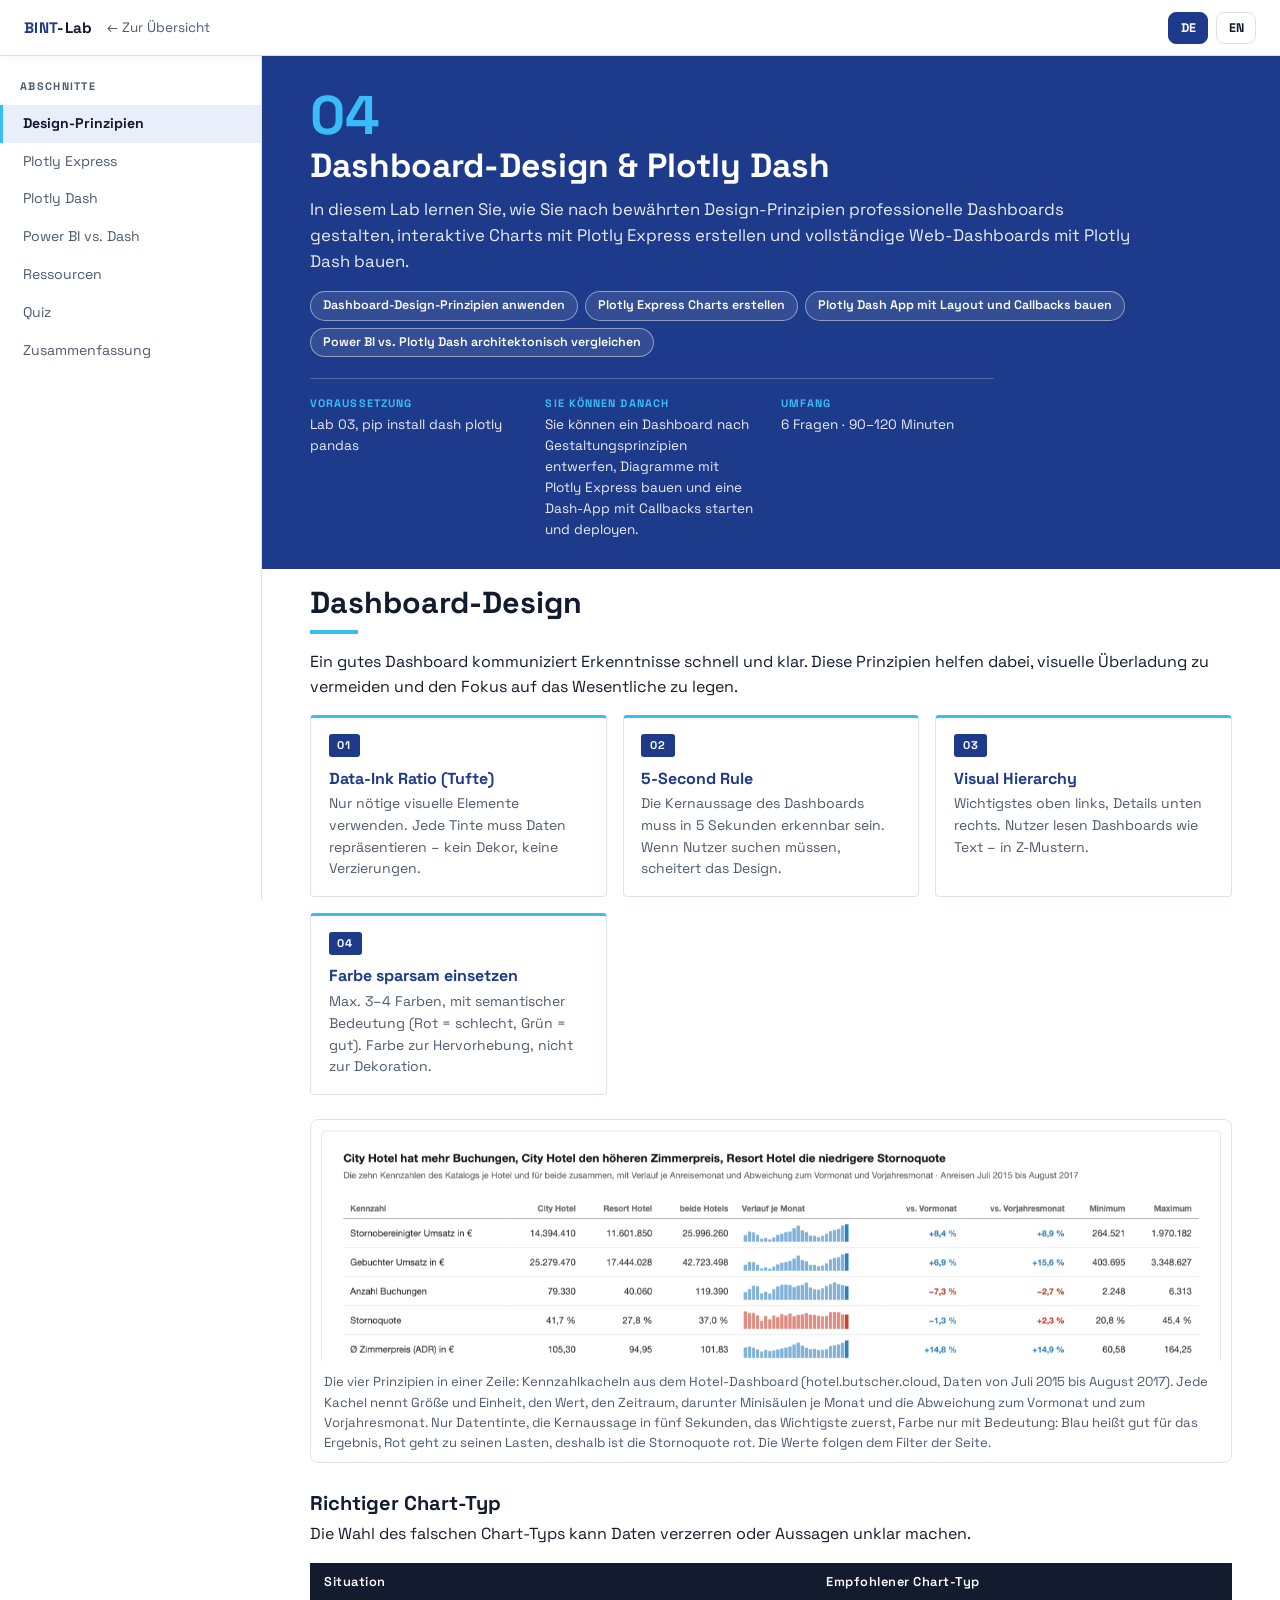
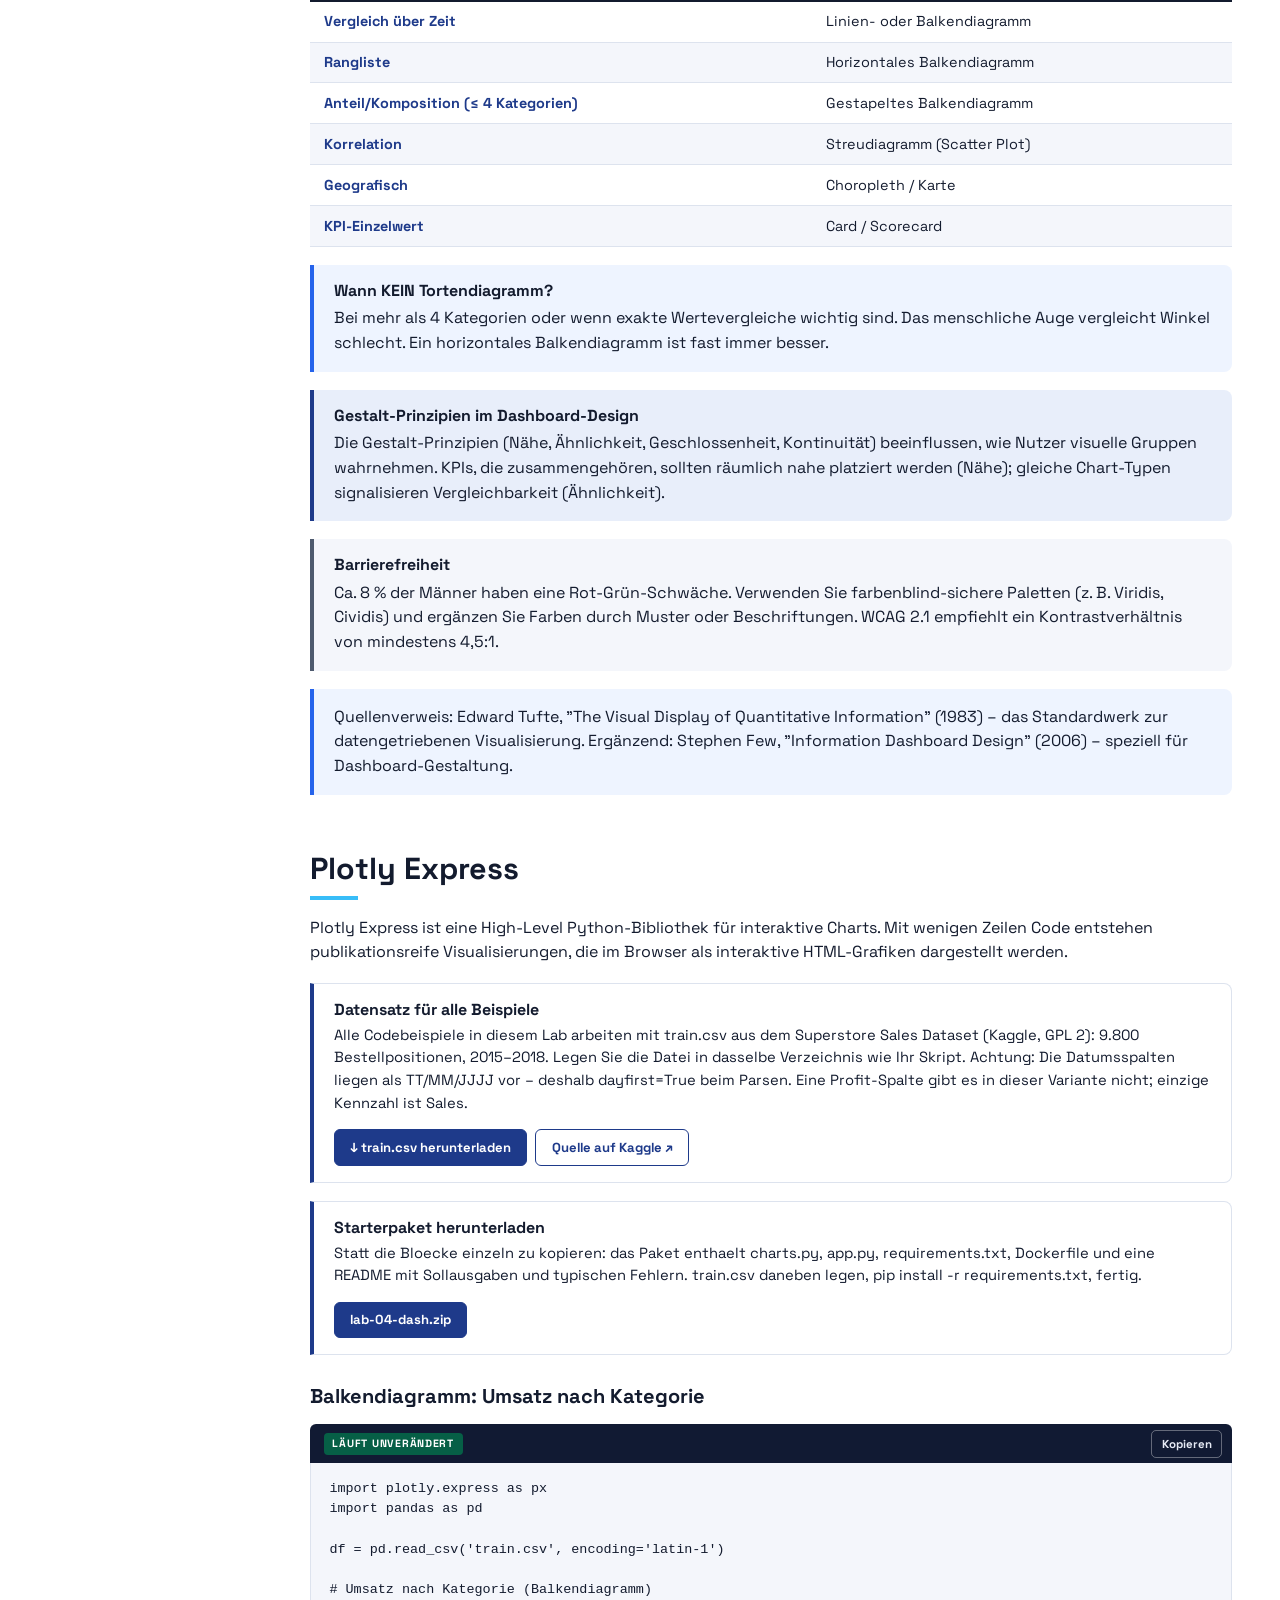
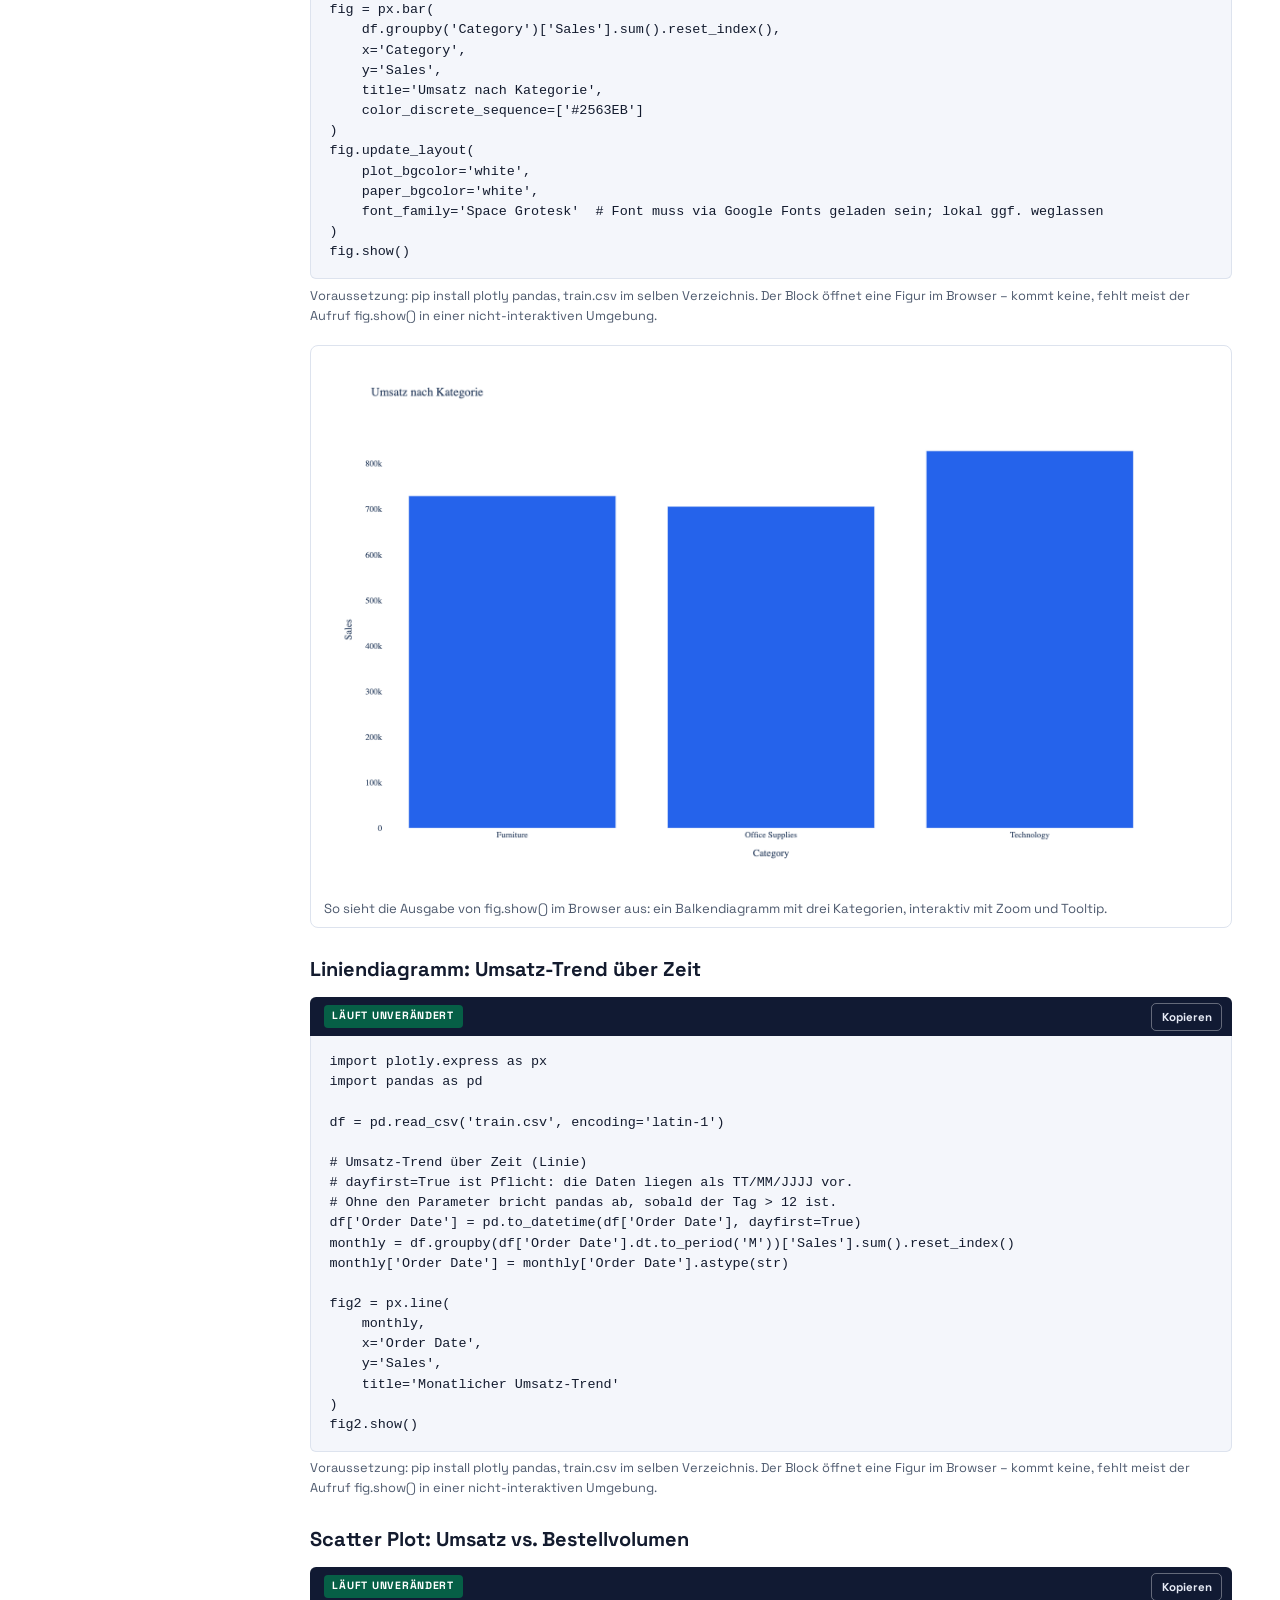
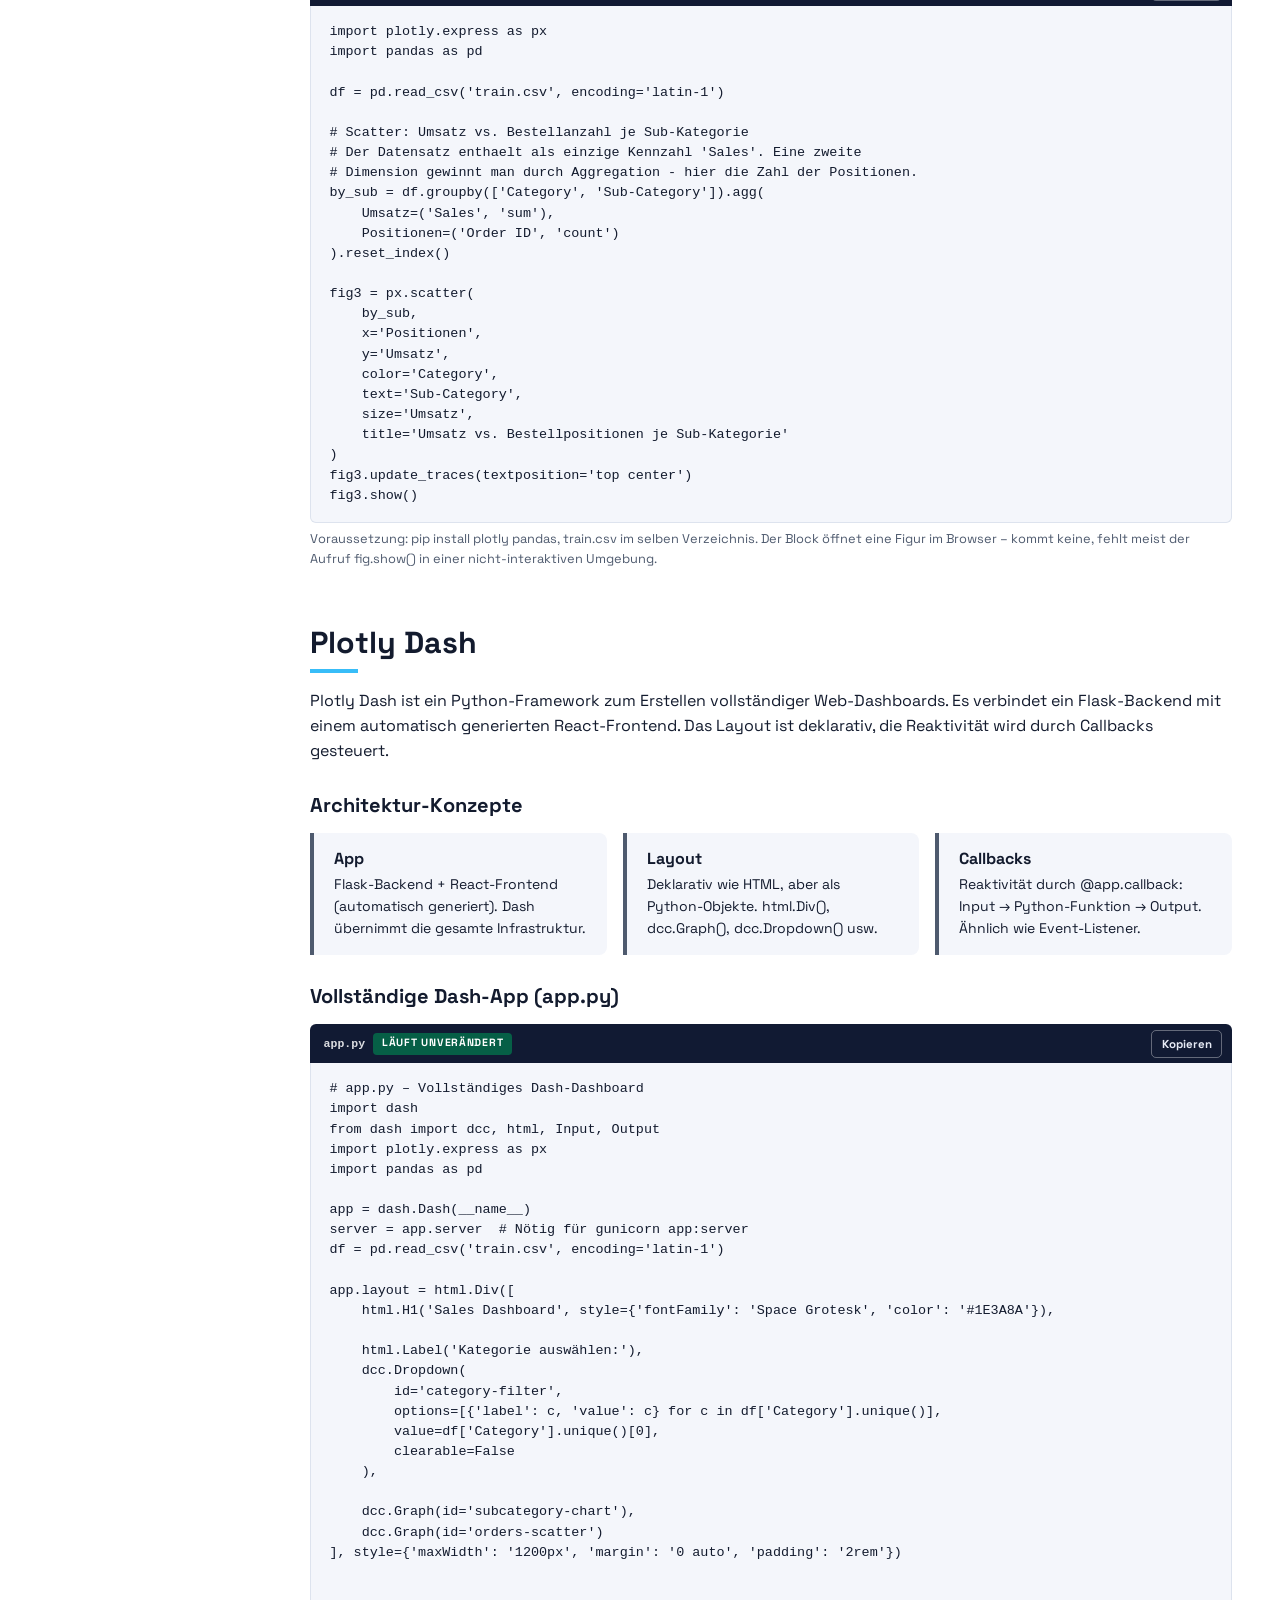
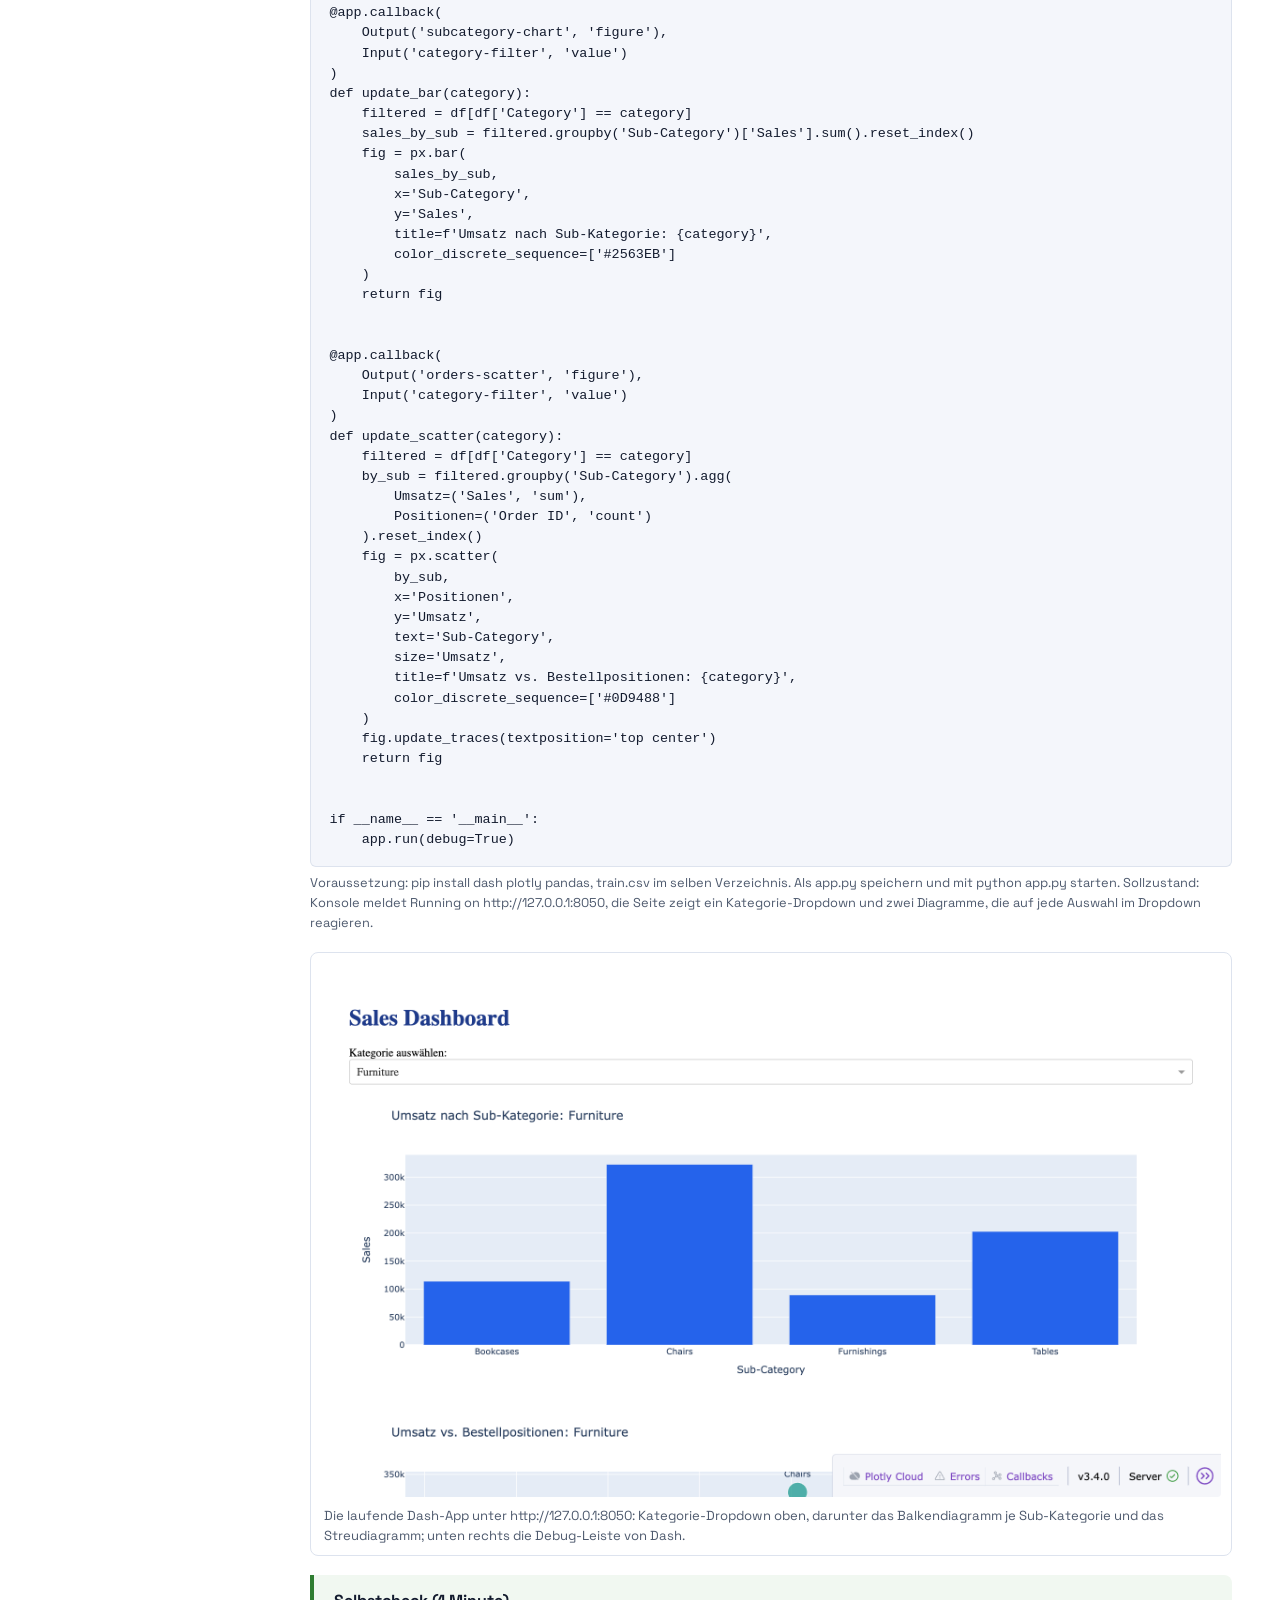
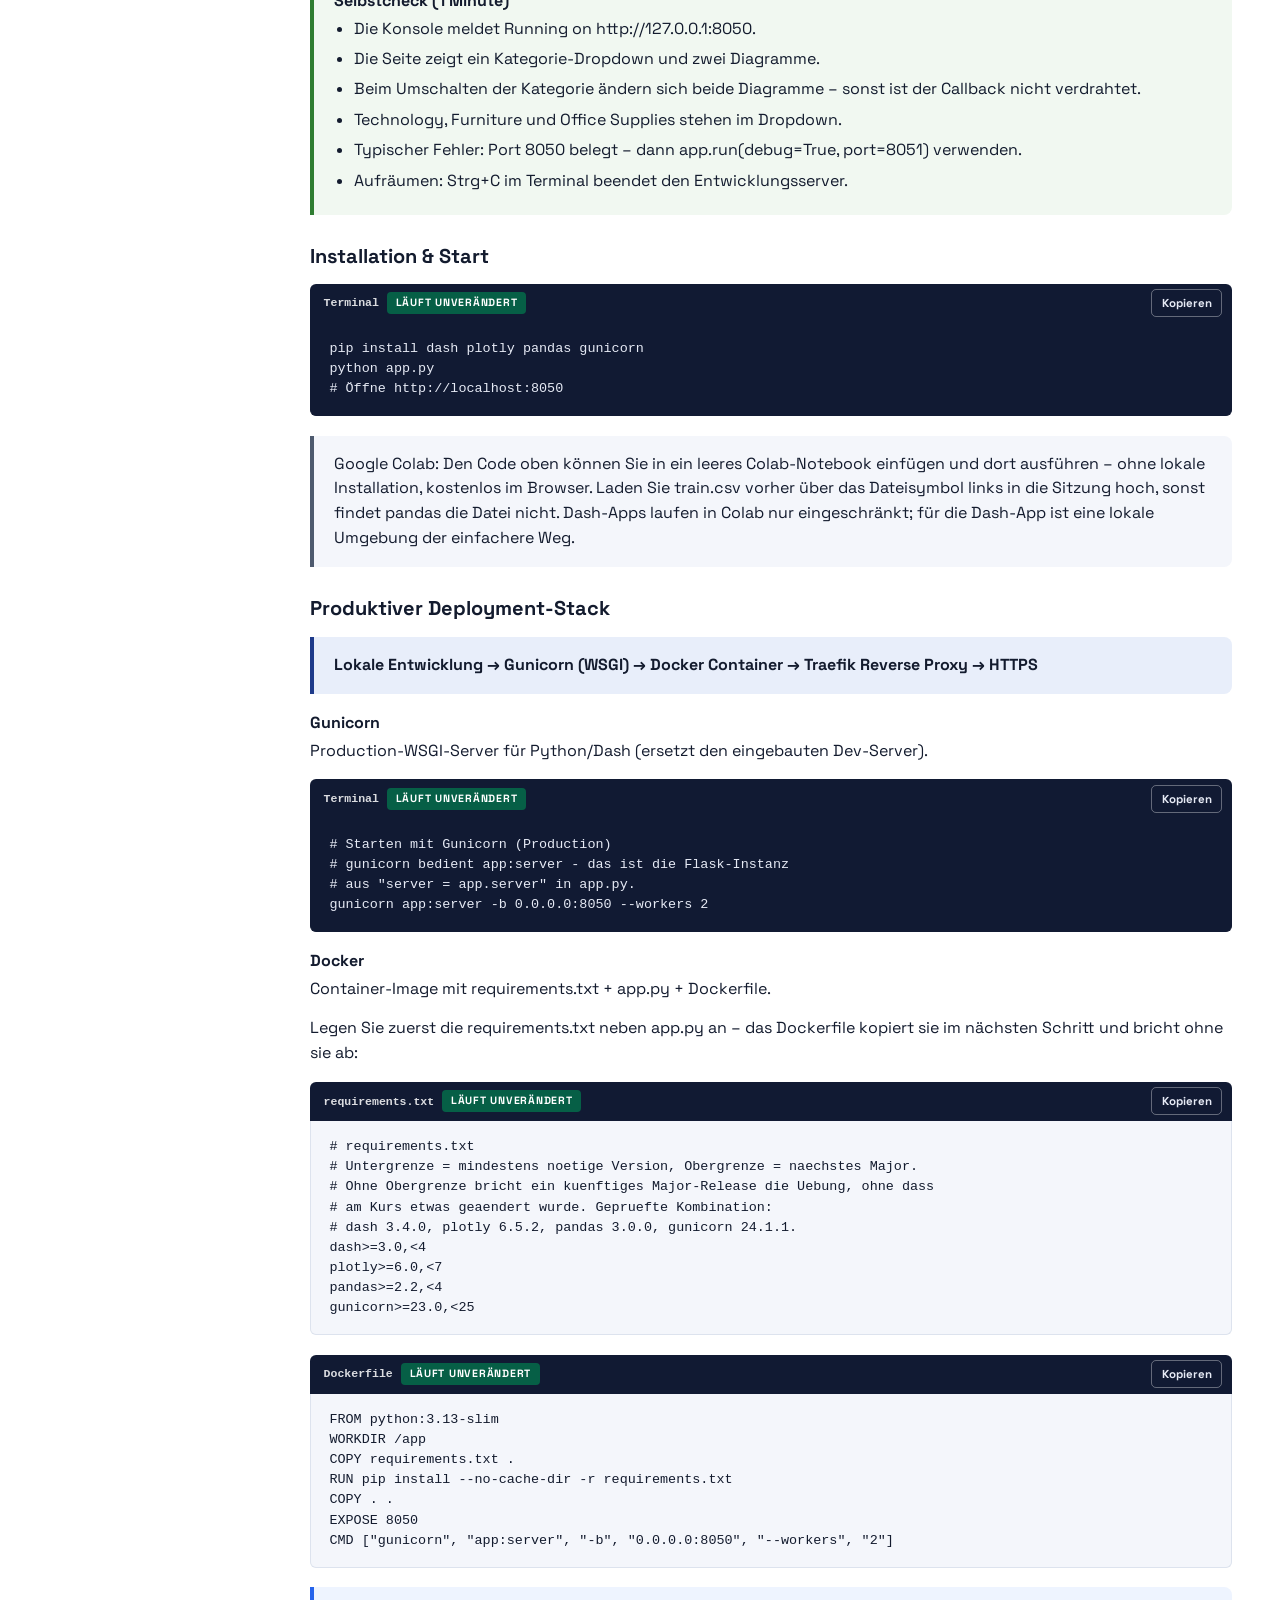
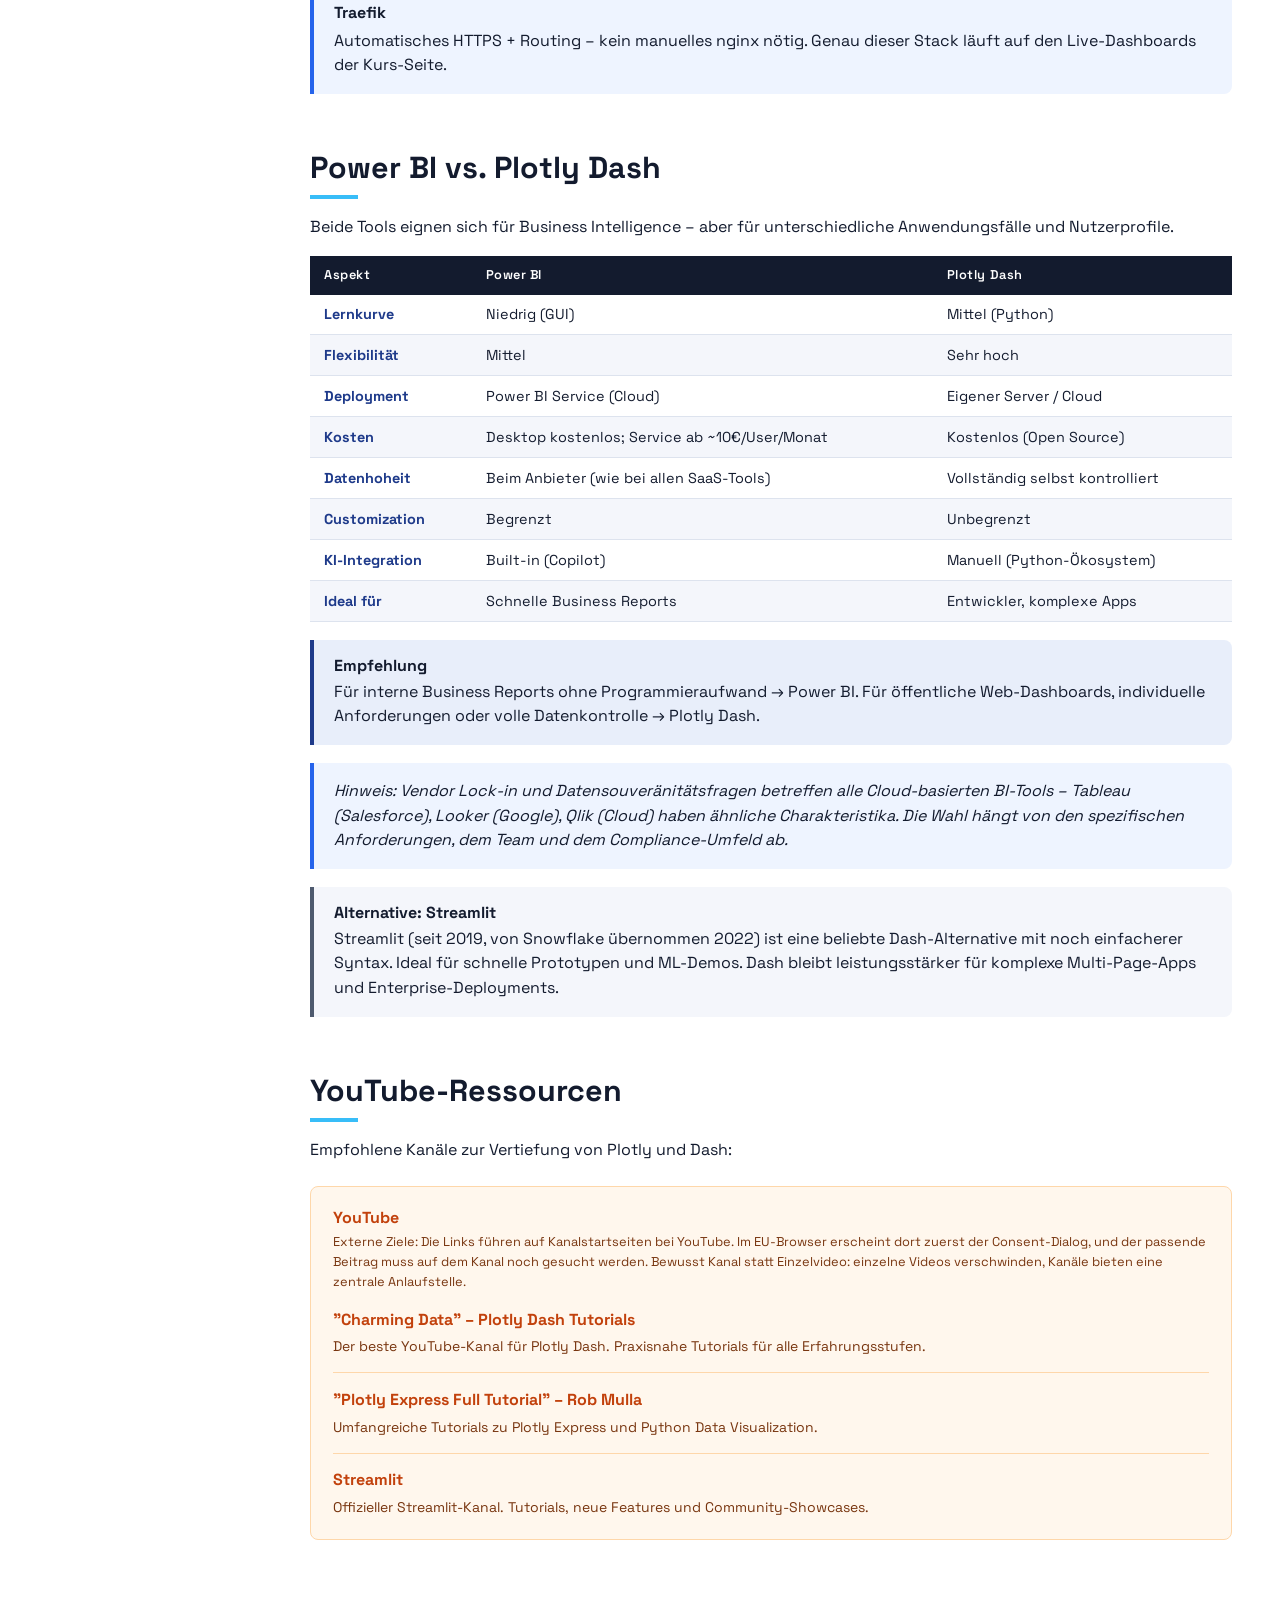
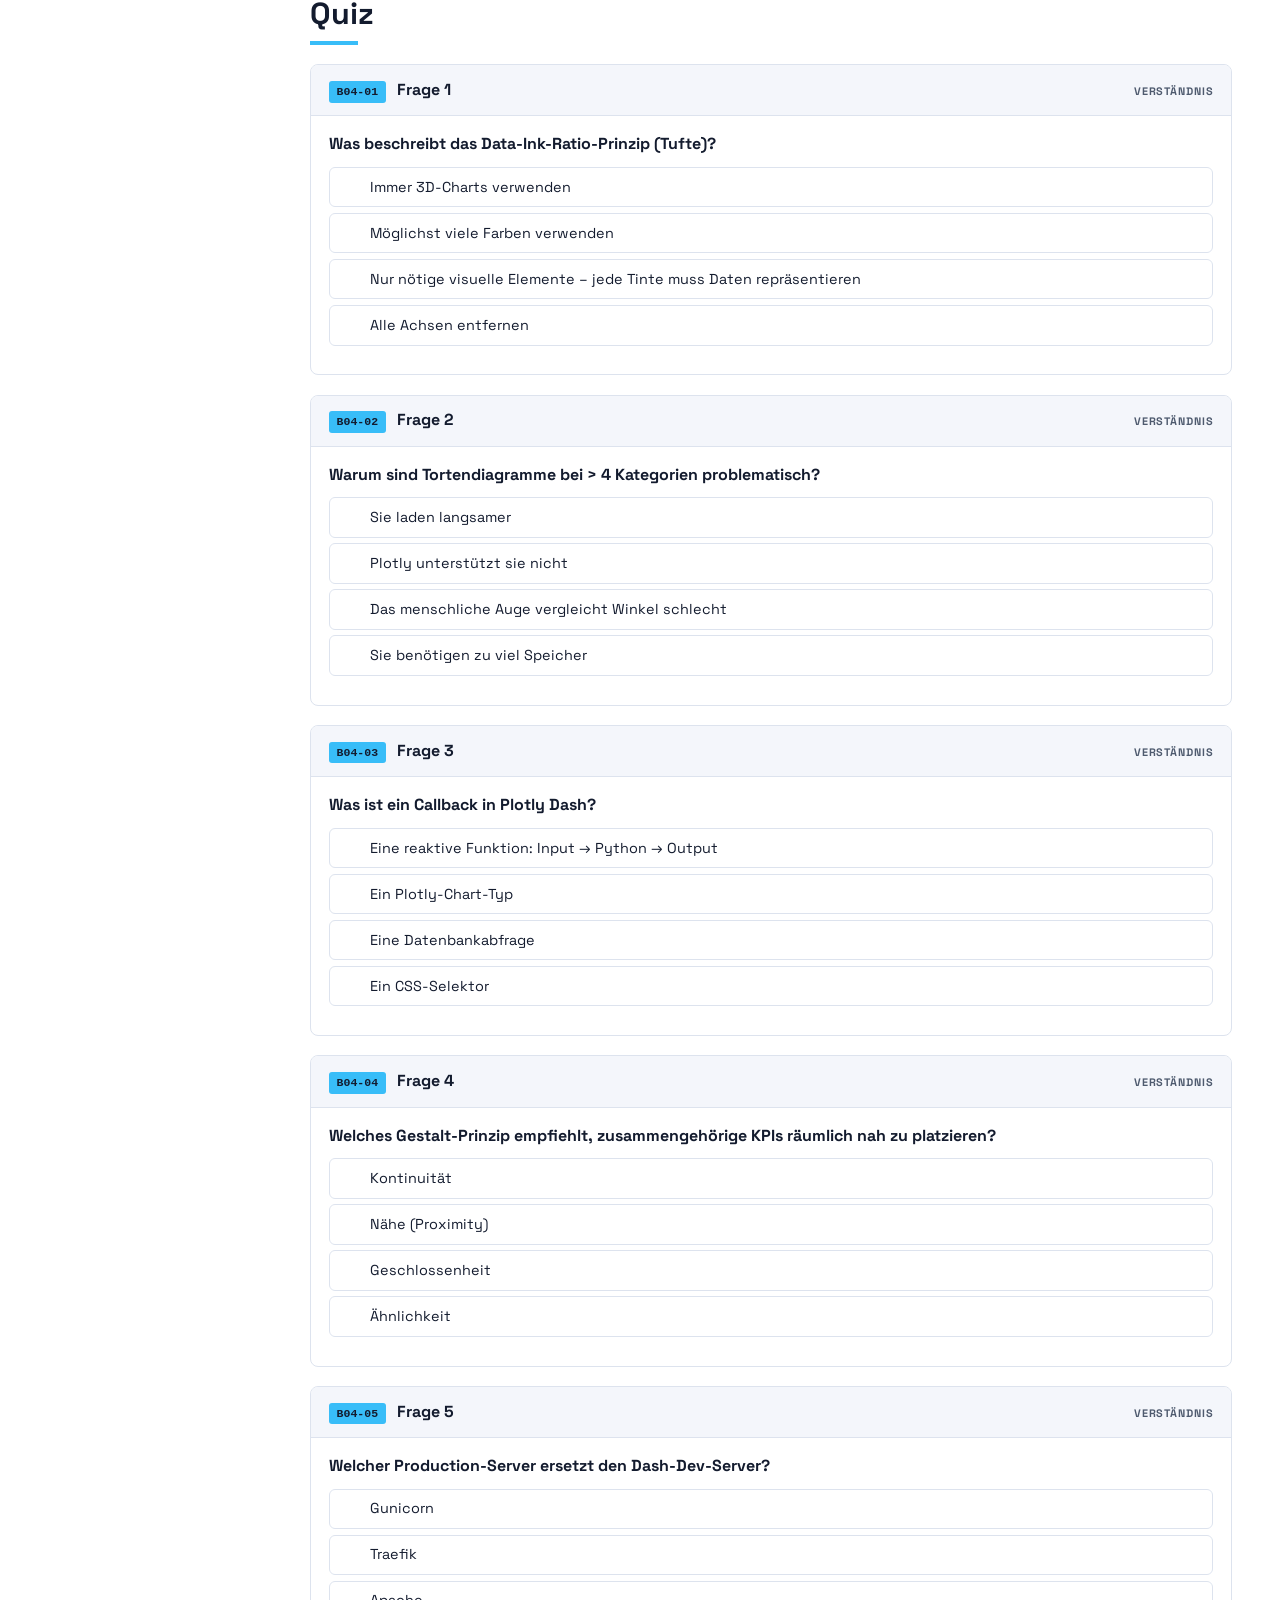
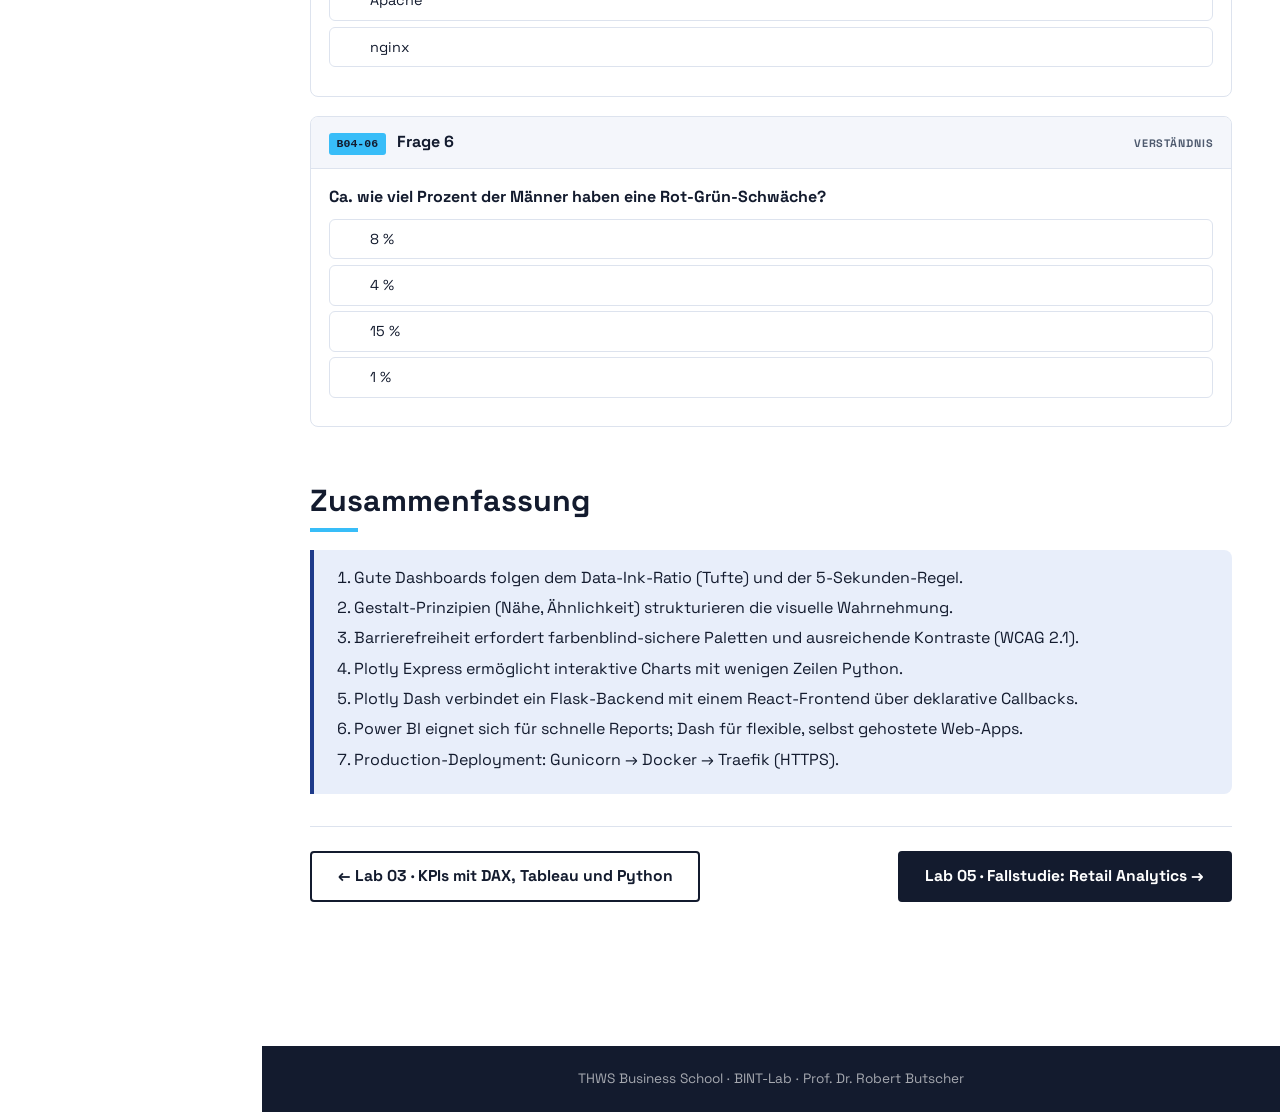
<file: lab-04-dashboards.html>
<!DOCTYPE html>
<html lang="de" data-lang="de">
<head>
  <meta charset="UTF-8" />
  <meta name="viewport" content="width=device-width, initial-scale=1.0" />
  <title>Lab 04 · Dashboard-Design &amp; Plotly Dash · BINT-Lab</title>
  <meta name="bint:titel-en" content="Lab 04 · Dashboard Design &amp; Plotly Dash · BINT-Lab" />
  <meta name="description" content="In diesem Lab lernen Sie, wie Sie nach bewährten Design-Prinzipien professionelle Dashboards gestalten, interaktive Charts mit Plotly Express erstellen und vollständige Web-Dashboards mit Plotly Dash bauen." />
  <link rel="preconnect" href="https://fonts.googleapis.com">
  <link rel="preconnect" href="https://fonts.gstatic.com" crossorigin>
  <link href="https://fonts.googleapis.com/css2?family=Space+Grotesk:wght@400;500;600;700;800&display=swap" rel="stylesheet">
  <link rel="stylesheet" href="assets/bint.css" />
  <link rel="icon" href="data:image/svg+xml,<svg xmlns='http://www.w3.org/2000/svg' viewBox='0 0 32 32'><rect width='32' height='32' fill='%231E3A8A'/><text x='16' y='23' font-family='sans-serif' font-size='18' font-weight='bold' text-anchor='middle' fill='%2338BDF8'>B</text></svg>" />
</head>
<body class="lab-page" data-lab="lab-04">

<a class="skip-link" href="#main"><span lang="de">Zum Inhalt springen</span><span lang="en">Skip to content</span></a>

<header class="header">
  <div class="header-left">
    <a class="header-logo" href="index.html" data-lab-link><span class="mark">BINT</span>-Lab</a>
    <a class="header-back" href="index.html" data-lab-link>
      <span lang="de">← Zur Übersicht</span><span lang="en">← Back to overview</span>
    </a>
  </div>
  <div class="header-right">
    <button class="lang-btn active" data-lang-btn="de" aria-pressed="true" aria-label="Deutsch">DE</button>
    <button class="lang-btn" data-lang-btn="en" aria-pressed="false" aria-label="English">EN</button>
  </div>
</header>

<nav class="sidebar" aria-label="Lab-Navigation">
  <div class="sidebar-title"><span lang="de">Abschnitte</span><span lang="en">Sections</span></div>
  <a class="sidebar-link" href="#design-prinzipien"><span lang="de">Design-Prinzipien</span><span lang="en">Design Principles</span></a>
  <a class="sidebar-link" href="#plotly-express">Plotly Express</a>
  <a class="sidebar-link" href="#plotly-dash">Plotly Dash</a>
  <a class="sidebar-link" href="#vergleich">Power BI vs. Dash</a>
  <a class="sidebar-link" href="#youtube"><span lang="de">Ressourcen</span><span lang="en">Resources</span></a>
  <a class="sidebar-link" href="#quiz">Quiz</a>
  <a class="sidebar-link" href="#zusammenfassung"><span lang="de">Zusammenfassung</span><span lang="en">Summary</span></a>
</nav>

<div class="lab-header">
  <div class="lab-num-big">04</div>
  <h1 class="lab-title"><span lang="de">Dashboard-Design &amp; Plotly Dash</span><span lang="en">Dashboard Design &amp; Plotly Dash</span></h1>
  <p class="lab-intro">
    <span lang="de">In diesem Lab lernen Sie, wie Sie nach bewährten Design-Prinzipien professionelle Dashboards gestalten, interaktive Charts mit Plotly Express erstellen und vollständige Web-Dashboards mit Plotly Dash bauen.</span>
    <span lang="en">In this lab you will learn how to design professional dashboards following proven design principles, create interactive charts with Plotly Express, and build complete web dashboards with Plotly Dash.</span>
  </p>
  <div class="lernziele">
    <span class="lernziel-chip"><span lang="de">Dashboard-Design-Prinzipien anwenden</span><span lang="en">Apply dashboard design principles</span></span>
    <span class="lernziel-chip"><span lang="de">Plotly Express Charts erstellen</span><span lang="en">Create Plotly Express charts</span></span>
    <span class="lernziel-chip"><span lang="de">Plotly Dash App mit Layout und Callbacks bauen</span><span lang="en">Build a Plotly Dash app with layout and callbacks</span></span>
    <span class="lernziel-chip"><span lang="de">Power BI vs. Plotly Dash architektonisch vergleichen</span><span lang="en">Compare Power BI vs. Plotly Dash architecturally</span></span>
  </div>
</div>

<main class="main-content" id="main">

  <section class="section-block" id="design-prinzipien">
    <h2><span lang="de">Dashboard-Design</span><span lang="en">Dashboard Design</span></h2>
    <div class="accent-line"></div>
    <p>
      <span lang="de">Ein gutes Dashboard kommuniziert Erkenntnisse schnell und klar. Diese Prinzipien helfen dabei, visuelle Überladung zu vermeiden und den Fokus auf das Wesentliche zu legen.</span>
      <span lang="en">A good dashboard communicates insights quickly and clearly. These principles help avoid visual overload and keep focus on what matters.</span>
    </p>

    <div class="karten">
      <div class="karte">
        <span class="marke">01</span>
        <h4>Data-Ink Ratio (Tufte)</h4>
        <p>
          <span lang="de">Nur nötige visuelle Elemente verwenden. Jede Tinte muss Daten repräsentieren – kein Dekor, keine Verzierungen.</span>
          <span lang="en">Use only necessary visual elements. Every drop of ink must represent data – no decoration, no ornaments.</span>
        </p>
      </div>
      <div class="karte">
        <span class="marke">02</span>
        <h4>5-Second Rule</h4>
        <p>
          <span lang="de">Die Kernaussage des Dashboards muss in 5 Sekunden erkennbar sein. Wenn Nutzer suchen müssen, scheitert das Design.</span>
          <span lang="en">The key message of the dashboard must be recognizable within 5 seconds. If users need to search, the design has failed.</span>
        </p>
      </div>
      <div class="karte">
        <span class="marke">03</span>
        <h4>Visual Hierarchy</h4>
        <p>
          <span lang="de">Wichtigstes oben links, Details unten rechts. Nutzer lesen Dashboards wie Text – in Z-Mustern.</span>
          <span lang="en">Most important content top-left, details bottom-right. Users read dashboards like text – in Z-patterns.</span>
        </p>
      </div>
      <div class="karte">
        <span class="marke">04</span>
        <h4><span lang="de">Farbe sparsam einsetzen</span><span lang="en">Use Color Sparingly</span></h4>
        <p>
          <span lang="de">Max. 3–4 Farben, mit semantischer Bedeutung (Rot = schlecht, Grün = gut). Farbe zur Hervorhebung, nicht zur Dekoration.</span>
          <span lang="en">Max. 3–4 colors, with semantic meaning (red = bad, green = good). Color for emphasis, not decoration.</span>
        </p>
      </div>
    </div>
    <figure class="abbildung">
      <img src="assets/img/hotel-kacheln.png" alt="Sechs Kennzahlkacheln des Hotel-Dashboards: Bezeichnung mit Einheit, großer Wert, Zeitraum, Minisäulen je Monat und Abweichung zum Vormonat und Vorjahresmonat; die Stornoquote in Rot" data-alt-en="Six KPI tiles of the hotel dashboard: label with unit, large value, period, mini columns per month and change versus previous month and same month last year; the cancellation rate in red" width="1329" height="345" loading="lazy" />
      <figcaption><span lang="de">Die vier Prinzipien in einer Zeile: Kennzahlkacheln aus dem Hotel-Dashboard (hotel.butscher.cloud, Daten von Juli 2015 bis August 2017). Jede Kachel nennt Größe und Einheit, den Wert, den Zeitraum, darunter Minisäulen je Monat und die Abweichung zum Vormonat und zum Vorjahresmonat. Nur Datentinte, die Kernaussage in fünf Sekunden, das Wichtigste zuerst, Farbe nur mit Bedeutung: Blau heißt gut für das Ergebnis, Rot geht zu seinen Lasten, deshalb ist die Stornoquote rot. Die Werte folgen dem Filter der Seite.</span><span lang="en">The four principles in one row: KPI tiles from the hotel dashboard (hotel.butscher.cloud, data from July 2015 to August 2017). Every tile names measure and unit, the value, the period, below it mini columns per month and the change versus the previous month and the same month last year. Data ink only, the key message within five seconds, the most important thing first, colour only with meaning: blue is good for the result, red works against it, which is why the cancellation rate is red. The values follow the page filter.</span></figcaption>
    </figure>

    <h3><span lang="de">Richtiger Chart-Typ</span><span lang="en">Choosing the Right Chart Type</span></h3>
    <p>
      <span lang="de">Die Wahl des falschen Chart-Typs kann Daten verzerren oder Aussagen unklar machen.</span>
      <span lang="en">Choosing the wrong chart type can distort data or make insights unclear.</span>
    </p>
    <div class="table-scroll">
      <table>
        <thead>
          <tr>
            <th>Situation</th>
            <th><span lang="de">Empfohlener Chart-Typ</span><span lang="en">Recommended Chart Type</span></th>
          </tr>
        </thead>
        <tbody>
          <tr>
            <td class="kopf"><span lang="de">Vergleich über Zeit</span><span lang="en">Comparison over time</span></td>
            <td><span lang="de">Linien- oder Balkendiagramm</span><span lang="en">Line or bar chart</span></td>
          </tr>
          <tr>
            <td class="kopf"><span lang="de">Rangliste</span><span lang="en">Ranking</span></td>
            <td><span lang="de">Horizontales Balkendiagramm</span><span lang="en">Horizontal bar chart</span></td>
          </tr>
          <tr>
            <td class="kopf"><span lang="de">Anteil/Komposition (≤ 4 Kategorien)</span><span lang="en">Part-to-whole (≤ 4 categories)</span></td>
            <td><span lang="de">Gestapeltes Balkendiagramm</span><span lang="en">Stacked bar</span></td>
          </tr>
          <tr>
            <td class="kopf"><span lang="de">Korrelation</span><span lang="en">Correlation</span></td>
            <td><span lang="de">Streudiagramm (Scatter Plot)</span><span lang="en">Scatter plot</span></td>
          </tr>
          <tr>
            <td class="kopf"><span lang="de">Geografisch</span><span lang="en">Geographic distribution</span></td>
            <td><span lang="de">Choropleth / Karte</span><span lang="en">Choropleth / Map</span></td>
          </tr>
          <tr>
            <td class="kopf"><span lang="de">KPI-Einzelwert</span><span lang="en">Single KPI value</span></td>
            <td>Card / Scorecard</td>
          </tr>
        </tbody>
      </table>
    </div>

    <div class="tip-box">
      <h4><span lang="de">Wann KEIN Tortendiagramm?</span><span lang="en">When NOT to use a pie chart?</span></h4>
      <p>
        <span lang="de">Bei mehr als 4 Kategorien oder wenn exakte Wertevergleiche wichtig sind. Das menschliche Auge vergleicht Winkel schlecht. Ein horizontales Balkendiagramm ist fast immer besser.</span>
        <span lang="en">When more than 4 categories exist or when exact value comparisons matter. The human eye is poor at comparing angles. A horizontal bar chart is almost always better.</span>
      </p>
    </div>

    <div class="concept-box">
      <h4><span lang="de">Gestalt-Prinzipien im Dashboard-Design</span><span lang="en">Gestalt Principles in Dashboard Design</span></h4>
      <p>
        <span lang="de">Die Gestalt-Prinzipien (Nähe, Ähnlichkeit, Geschlossenheit, Kontinuität) beeinflussen, wie Nutzer visuelle Gruppen wahrnehmen. KPIs, die zusammengehören, sollten räumlich nahe platziert werden (Nähe); gleiche Chart-Typen signalisieren Vergleichbarkeit (Ähnlichkeit).</span>
        <span lang="en">The Gestalt principles (proximity, similarity, closure, continuity) influence how users perceive visual groups. KPIs that belong together should be placed close to each other (proximity); similar chart types signal comparability (similarity).</span>
      </p>
    </div>

    <div class="info-box">
      <h4><span lang="de">Barrierefreiheit</span><span lang="en">Accessibility</span></h4>
      <p>
        <span lang="de">Ca. 8 % der Männer haben eine Rot-Grün-Schwäche. Verwenden Sie farbenblind-sichere Paletten (z. B. Viridis, Cividis) und ergänzen Sie Farben durch Muster oder Beschriftungen. WCAG 2.1 empfiehlt ein Kontrastverhältnis von mindestens 4,5:1.</span>
        <span lang="en">Approx. 8% of men have a red-green colour deficiency. Use colourblind-safe palettes (e.g. Viridis, Cividis) and supplement colour with patterns or labels. WCAG 2.1 recommends a minimum contrast ratio of 4.5:1.</span>
      </p>
    </div>

    <div class="tip-box">
      <p>
        <span lang="de">Quellenverweis: Edward Tufte, "The Visual Display of Quantitative Information" (1983) – das Standardwerk zur datengetriebenen Visualisierung. Ergänzend: Stephen Few, "Information Dashboard Design" (2006) – speziell für Dashboard-Gestaltung.</span>
        <span lang="en">Source reference: Edward Tufte, "The Visual Display of Quantitative Information" (1983) – the seminal work on data-driven visualisation. Supplementary: Stephen Few, "Information Dashboard Design" (2006) – specifically for dashboard design.</span>
      </p>
    </div>
  </section>

  <section class="section-block" id="plotly-express">
    <h2>Plotly Express</h2>
    <div class="accent-line"></div>
    <p>
      <span lang="de">Plotly Express ist eine High-Level Python-Bibliothek für interaktive Charts. Mit wenigen Zeilen Code entstehen publikationsreife Visualisierungen, die im Browser als interaktive HTML-Grafiken dargestellt werden.</span>
      <span lang="en">Plotly Express is a high-level Python library for interactive charts. With just a few lines of code you can create publication-ready visualizations displayed as interactive HTML graphics in the browser.</span>
    </p>

    <div class="download-box">
      <h3><span lang="de">Datensatz für alle Beispiele</span><span lang="en">Dataset for all examples</span></h3>
      <p>
        <span lang="de">Alle Codebeispiele in diesem Lab arbeiten mit train.csv aus dem Superstore Sales Dataset (Kaggle, GPL 2): 9.800 Bestellpositionen, 2015–2018. Legen Sie die Datei in dasselbe Verzeichnis wie Ihr Skript. Achtung: Die Datumsspalten liegen als TT/MM/JJJJ vor – deshalb dayfirst=True beim Parsen. Eine Profit-Spalte gibt es in dieser Variante nicht; einzige Kennzahl ist Sales.</span>
        <span lang="en">Every code example in this lab uses train.csv from the Superstore Sales Dataset (Kaggle, GPL 2): 9,800 order line items, 2015–2018. Place the file in the same directory as your script. Note: the date columns are DD/MM/YYYY, hence dayfirst=True when parsing. This variant has no Profit column; Sales is the only measure.</span>
      </p>
      <div class="download-reihe">
        <a class="btn-download" href="data/train.csv" download><span lang="de">↓ train.csv herunterladen</span><span lang="en">↓ Download train.csv</span></a>
        <a class="btn-download sekundaer" href="https://www.kaggle.com/datasets/rohitsahoo/sales-forecasting" target="_blank" rel="noopener noreferrer"><span lang="de">Quelle auf Kaggle ↗</span><span lang="en">Source on Kaggle ↗</span></a>
      </div>
    </div>

    <div class="download-box">
      <h3><span lang="de">Starterpaket herunterladen</span><span lang="en">Download the starter package</span></h3>
      <p>
        <span lang="de">Statt die Bloecke einzeln zu kopieren: das Paket enthaelt charts.py, app.py, requirements.txt, Dockerfile und eine README mit Sollausgaben und typischen Fehlern. train.csv daneben legen, pip install -r requirements.txt, fertig.</span>
        <span lang="en">Instead of copying the blocks one by one: the package contains charts.py, app.py, requirements.txt, Dockerfile and a README with expected output and common errors. Put train.csv next to it, pip install -r requirements.txt, done.</span>
      </p>
      <div class="download-reihe">
        <a class="btn-download" href="starter/lab-04-dash.zip" download>lab-04-dash.zip</a>
      </div>
    </div>

    <h3><span lang="de">Balkendiagramm: Umsatz nach Kategorie</span><span lang="en">Bar Chart: Revenue by Category</span></h3>
    <div class="codeblock" data-kind="run" data-name="CODE_PX_BAR">
<pre class="code-block" lang="de">import plotly.express as px
import pandas as pd

df = pd.read_csv('train.csv', encoding='latin-1')

# Umsatz nach Kategorie (Balkendiagramm)
fig = px.bar(
    df.groupby('Category')['Sales'].sum().reset_index(),
    x='Category',
    y='Sales',
    title='Umsatz nach Kategorie',
    color_discrete_sequence=['#2563EB']
)
fig.update_layout(
    plot_bgcolor='white',
    paper_bgcolor='white',
    font_family='Space Grotesk'  # Font muss via Google Fonts geladen sein; lokal ggf. weglassen
)
fig.show()</pre>
<pre class="code-block" lang="en">import plotly.express as px
import pandas as pd

df = pd.read_csv('train.csv', encoding='latin-1')

# Revenue by category (bar chart)
fig = px.bar(
    df.groupby('Category')['Sales'].sum().reset_index(),
    x='Category',
    y='Sales',
    title='Revenue by category',
    color_discrete_sequence=['#2563EB']
)
fig.update_layout(
    plot_bgcolor='white',
    paper_bgcolor='white',
    font_family='Space Grotesk'  # font must be loaded via Google Fonts; drop it locally if unavailable
)
fig.show()</pre>
      <p class="code-note">
        <span lang="de">Voraussetzung: pip install plotly pandas, train.csv im selben Verzeichnis. Der Block öffnet eine Figur im Browser – kommt keine, fehlt meist der Aufruf fig.show() in einer nicht-interaktiven Umgebung.</span>
        <span lang="en">Prerequisites: pip install plotly pandas, train.csv in the same directory. The block opens a figure in the browser – if none appears, fig.show() is usually missing in a non-interactive environment.</span>
      </p>
    </div>
    <figure class="abbildung">
      <img src="assets/img/plotly-bar-kategorie.png" alt="Plotly-Balkendiagramm „Umsatz nach Kategorie“ mit den Balken Furniture, Office Supplies und Technology" data-alt-en="Plotly bar chart “Umsatz nach Kategorie” with the bars Furniture, Office Supplies and Technology" width="1920" height="1140" loading="lazy" />
      <figcaption><span lang="de">So sieht die Ausgabe von fig.show() im Browser aus: ein Balkendiagramm mit drei Kategorien, interaktiv mit Zoom und Tooltip.</span><span lang="en">This is what the output of fig.show() looks like in the browser: a bar chart with three categories, interactive with zoom and tooltip.</span></figcaption>
    </figure>

    <h3><span lang="de">Liniendiagramm: Umsatz-Trend über Zeit</span><span lang="en">Line Chart: Revenue Trend over Time</span></h3>
    <div class="codeblock" data-kind="run" data-name="CODE_PX_LINE">
<pre class="code-block" lang="de">import plotly.express as px
import pandas as pd

df = pd.read_csv('train.csv', encoding='latin-1')

# Umsatz-Trend über Zeit (Linie)
# dayfirst=True ist Pflicht: die Daten liegen als TT/MM/JJJJ vor.
# Ohne den Parameter bricht pandas ab, sobald der Tag &gt; 12 ist.
df['Order Date'] = pd.to_datetime(df['Order Date'], dayfirst=True)
monthly = df.groupby(df['Order Date'].dt.to_period('M'))['Sales'].sum().reset_index()
monthly['Order Date'] = monthly['Order Date'].astype(str)

fig2 = px.line(
    monthly,
    x='Order Date',
    y='Sales',
    title='Monatlicher Umsatz-Trend'
)
fig2.show()</pre>
<pre class="code-block" lang="en">import plotly.express as px
import pandas as pd

df = pd.read_csv('train.csv', encoding='latin-1')

# Revenue trend over time (line)
# dayfirst=True is mandatory: the data is stored as DD/MM/YYYY.
# Without it pandas fails as soon as the day exceeds 12.
df['Order Date'] = pd.to_datetime(df['Order Date'], dayfirst=True)
monthly = df.groupby(df['Order Date'].dt.to_period('M'))['Sales'].sum().reset_index()
monthly['Order Date'] = monthly['Order Date'].astype(str)

fig2 = px.line(
    monthly,
    x='Order Date',
    y='Sales',
    title='Monthly revenue trend'
)
fig2.show()</pre>
      <p class="code-note">
        <span lang="de">Voraussetzung: pip install plotly pandas, train.csv im selben Verzeichnis. Der Block öffnet eine Figur im Browser – kommt keine, fehlt meist der Aufruf fig.show() in einer nicht-interaktiven Umgebung.</span>
        <span lang="en">Prerequisites: pip install plotly pandas, train.csv in the same directory. The block opens a figure in the browser – if none appears, fig.show() is usually missing in a non-interactive environment.</span>
      </p>
    </div>

    <h3><span lang="de">Scatter Plot: Umsatz vs. Bestellvolumen</span><span lang="en">Scatter Plot: Revenue vs. Order Volume</span></h3>
    <div class="codeblock" data-kind="run" data-name="CODE_PX_SCATTER">
<pre class="code-block" lang="de">import plotly.express as px
import pandas as pd

df = pd.read_csv('train.csv', encoding='latin-1')

# Scatter: Umsatz vs. Bestellanzahl je Sub-Kategorie
# Der Datensatz enthaelt als einzige Kennzahl 'Sales'. Eine zweite
# Dimension gewinnt man durch Aggregation - hier die Zahl der Positionen.
by_sub = df.groupby(['Category', 'Sub-Category']).agg(
    Umsatz=('Sales', 'sum'),
    Positionen=('Order ID', 'count')
).reset_index()

fig3 = px.scatter(
    by_sub,
    x='Positionen',
    y='Umsatz',
    color='Category',
    text='Sub-Category',
    size='Umsatz',
    title='Umsatz vs. Bestellpositionen je Sub-Kategorie'
)
fig3.update_traces(textposition='top center')
fig3.show()</pre>
<pre class="code-block" lang="en">import plotly.express as px
import pandas as pd

df = pd.read_csv('train.csv', encoding='latin-1')

# Scatter: revenue vs. number of line items per sub-category
# The dataset carries 'Sales' as its only measure. A second
# dimension comes from aggregation - here the number of line items.
by_sub = df.groupby(['Category', 'Sub-Category']).agg(
    Revenue=('Sales', 'sum'),
    LineItems=('Order ID', 'count')
).reset_index()

fig3 = px.scatter(
    by_sub,
    x='LineItems',
    y='Revenue',
    color='Category',
    text='Sub-Category',
    size='Revenue',
    title='Revenue vs. line items per sub-category'
)
fig3.update_traces(textposition='top center')
fig3.show()</pre>
      <p class="code-note">
        <span lang="de">Voraussetzung: pip install plotly pandas, train.csv im selben Verzeichnis. Der Block öffnet eine Figur im Browser – kommt keine, fehlt meist der Aufruf fig.show() in einer nicht-interaktiven Umgebung.</span>
        <span lang="en">Prerequisites: pip install plotly pandas, train.csv in the same directory. The block opens a figure in the browser – if none appears, fig.show() is usually missing in a non-interactive environment.</span>
      </p>
    </div>
  </section>

  <section class="section-block" id="plotly-dash">
    <h2>Plotly Dash</h2>
    <div class="accent-line"></div>
    <p>
      <span lang="de">Plotly Dash ist ein Python-Framework zum Erstellen vollständiger Web-Dashboards. Es verbindet ein Flask-Backend mit einem automatisch generierten React-Frontend. Das Layout ist deklarativ, die Reaktivität wird durch Callbacks gesteuert.</span>
      <span lang="en">Plotly Dash is a Python framework for building complete web dashboards. It connects a Flask backend with an automatically generated React frontend. The layout is declarative and reactivity is controlled through callbacks.</span>
    </p>

    <h3><span lang="de">Architektur-Konzepte</span><span lang="en">Architecture Concepts</span></h3>
    <div class="karten">
      <div class="info-box">
        <h4>App</h4>
        <p>
          <span lang="de">Flask-Backend + React-Frontend (automatisch generiert). Dash übernimmt die gesamte Infrastruktur.</span>
          <span lang="en">Flask backend + React frontend (automatically generated). Dash handles the entire infrastructure.</span>
        </p>
      </div>
      <div class="info-box">
        <h4>Layout</h4>
        <p>
          <span lang="de">Deklarativ wie HTML, aber als Python-Objekte. html.Div(), dcc.Graph(), dcc.Dropdown() usw.</span>
          <span lang="en">Declarative like HTML, but as Python objects. html.Div(), dcc.Graph(), dcc.Dropdown() etc.</span>
        </p>
      </div>
      <div class="info-box">
        <h4>Callbacks</h4>
        <p>
          <span lang="de">Reaktivität durch @app.callback: Input → Python-Funktion → Output. Ähnlich wie Event-Listener.</span>
          <span lang="en">Reactivity via @app.callback: Input → Python function → Output. Similar to event listeners.</span>
        </p>
      </div>
    </div>

    <h3><span lang="de">Vollständige Dash-App (app.py)</span><span lang="en">Complete Dash App (app.py)</span></h3>
    <div class="codeblock" data-kind="run" data-name="CODE_DASH_APP" data-title="app.py">
<pre class="code-block" lang="de"># app.py – Vollständiges Dash-Dashboard
import dash
from dash import dcc, html, Input, Output
import plotly.express as px
import pandas as pd

app = dash.Dash(__name__)
server = app.server  # Nötig für gunicorn app:server
df = pd.read_csv('train.csv', encoding='latin-1')

app.layout = html.Div([
    html.H1('Sales Dashboard', style={'fontFamily': 'Space Grotesk', 'color': '#1E3A8A'}),

    html.Label('Kategorie auswählen:'),
    dcc.Dropdown(
        id='category-filter',
        options=[{'label': c, 'value': c} for c in df['Category'].unique()],
        value=df['Category'].unique()[0],
        clearable=False
    ),

    dcc.Graph(id='subcategory-chart'),
    dcc.Graph(id='orders-scatter')
], style={'maxWidth': '1200px', 'margin': '0 auto', 'padding': '2rem'})


@app.callback(
    Output('subcategory-chart', 'figure'),
    Input('category-filter', 'value')
)
def update_bar(category):
    filtered = df[df['Category'] == category]
    sales_by_sub = filtered.groupby('Sub-Category')['Sales'].sum().reset_index()
    fig = px.bar(
        sales_by_sub,
        x='Sub-Category',
        y='Sales',
        title=f'Umsatz nach Sub-Kategorie: {category}',
        color_discrete_sequence=['#2563EB']
    )
    return fig


@app.callback(
    Output('orders-scatter', 'figure'),
    Input('category-filter', 'value')
)
def update_scatter(category):
    filtered = df[df['Category'] == category]
    by_sub = filtered.groupby('Sub-Category').agg(
        Umsatz=('Sales', 'sum'),
        Positionen=('Order ID', 'count')
    ).reset_index()
    fig = px.scatter(
        by_sub,
        x='Positionen',
        y='Umsatz',
        text='Sub-Category',
        size='Umsatz',
        title=f'Umsatz vs. Bestellpositionen: {category}',
        color_discrete_sequence=['#0D9488']
    )
    fig.update_traces(textposition='top center')
    return fig


if __name__ == '__main__':
    app.run(debug=True)</pre>
<pre class="code-block" lang="en"># app.py - complete Dash dashboard
import dash
from dash import dcc, html, Input, Output
import plotly.express as px
import pandas as pd

app = dash.Dash(__name__)
server = app.server  # required for gunicorn app:server
df = pd.read_csv('train.csv', encoding='latin-1')

app.layout = html.Div([
    html.H1('Sales Dashboard', style={'fontFamily': 'Space Grotesk', 'color': '#1E3A8A'}),

    html.Label('Select category:'),
    dcc.Dropdown(
        id='category-filter',
        options=[{'label': c, 'value': c} for c in df['Category'].unique()],
        value=df['Category'].unique()[0],
        clearable=False
    ),

    dcc.Graph(id='subcategory-chart'),
    dcc.Graph(id='orders-scatter')
], style={'maxWidth': '1200px', 'margin': '0 auto', 'padding': '2rem'})


@app.callback(
    Output('subcategory-chart', 'figure'),
    Input('category-filter', 'value')
)
def update_bar(category):
    filtered = df[df['Category'] == category]
    sales_by_sub = filtered.groupby('Sub-Category')['Sales'].sum().reset_index()
    fig = px.bar(
        sales_by_sub,
        x='Sub-Category',
        y='Sales',
        title=f'Revenue by sub-category: {category}',
        color_discrete_sequence=['#2563EB']
    )
    return fig


@app.callback(
    Output('orders-scatter', 'figure'),
    Input('category-filter', 'value')
)
def update_scatter(category):
    filtered = df[df['Category'] == category]
    by_sub = filtered.groupby('Sub-Category').agg(
        Revenue=('Sales', 'sum'),
        LineItems=('Order ID', 'count')
    ).reset_index()
    fig = px.scatter(
        by_sub,
        x='LineItems',
        y='Revenue',
        text='Sub-Category',
        size='Revenue',
        title=f'Revenue vs. line items: {category}',
        color_discrete_sequence=['#0D9488']
    )
    fig.update_traces(textposition='top center')
    return fig


if __name__ == '__main__':
    app.run(debug=True)</pre>
      <p class="code-note">
        <span lang="de">Voraussetzung: pip install dash plotly pandas, train.csv im selben Verzeichnis. Als app.py speichern und mit python app.py starten. Sollzustand: Konsole meldet Running on http://127.0.0.1:8050, die Seite zeigt ein Kategorie-Dropdown und zwei Diagramme, die auf jede Auswahl im Dropdown reagieren.</span>
        <span lang="en">Prerequisites: pip install dash plotly pandas, train.csv in the same directory. Save as app.py and run python app.py. Expected state: the console reports Running on http://127.0.0.1:8050 and the page shows a category dropdown and two charts that react to every selection in the dropdown.</span>
      </p>
    </div>
    <figure class="abbildung">
      <img src="assets/img/dash-app-laeuft.png" alt="Dash-App „Sales Dashboard“ im Browser mit dem Dropdown Kategorie auswählen (Furniture) und einem Balkendiagramm Umsatz nach Sub-Kategorie" data-alt-en="The Dash app “Sales Dashboard” in the browser with the dropdown for choosing a category (Furniture) and a bar chart of revenue by sub-category" width="1920" height="1140" loading="lazy" />
      <figcaption><span lang="de">Die laufende Dash-App unter http://127.0.0.1:8050: Kategorie-Dropdown oben, darunter das Balkendiagramm je Sub-Kategorie und das Streudiagramm; unten rechts die Debug-Leiste von Dash.</span><span lang="en">The running Dash app at http://127.0.0.1:8050: category dropdown on top, below the bar chart per sub-category and the scatter plot; bottom right the Dash debug toolbar.</span></figcaption>
    </figure>

    <div class="challenge-box">
      <h4><span lang="de">Selbstcheck (1 Minute)</span><span lang="en">Self-check (1 minute)</span></h4>
      <ul>
        <li><span lang="de">Die Konsole meldet Running on http://127.0.0.1:8050.</span><span lang="en">The console reports Running on http://127.0.0.1:8050.</span></li>
        <li><span lang="de">Die Seite zeigt ein Kategorie-Dropdown und zwei Diagramme.</span><span lang="en">The page shows a category dropdown and two charts.</span></li>
        <li><span lang="de">Beim Umschalten der Kategorie ändern sich beide Diagramme – sonst ist der Callback nicht verdrahtet.</span><span lang="en">Switching category updates both charts – otherwise the callback is not wired up.</span></li>
        <li><span lang="de">Technology, Furniture und Office Supplies stehen im Dropdown.</span><span lang="en">Technology, Furniture and Office Supplies appear in the dropdown.</span></li>
        <li><span lang="de">Typischer Fehler: Port 8050 belegt – dann app.run(debug=True, port=8051) verwenden.</span><span lang="en">Common error: port 8050 in use – then use app.run(debug=True, port=8051).</span></li>
        <li><span lang="de">Aufräumen: Strg+C im Terminal beendet den Entwicklungsserver.</span><span lang="en">Cleanup: Ctrl+C in the terminal stops the development server.</span></li>
      </ul>
    </div>

    <h3><span lang="de">Installation &amp; Start</span><span lang="en">Installation &amp; Start</span></h3>
    <div class="codeblock terminal" data-kind="run" data-name="CODE_INSTALL" data-title="Terminal">
<pre class="code-block" lang="de">pip install dash plotly pandas gunicorn
python app.py
# Öffne http://localhost:8050</pre>
<pre class="code-block" lang="en">pip install dash plotly pandas gunicorn
python app.py
# Open http://localhost:8050</pre>
    </div>

    <div class="info-box">
      <p>
        <span lang="de">Google Colab: Den Code oben können Sie in ein leeres Colab-Notebook einfügen und dort ausführen – ohne lokale Installation, kostenlos im Browser. Laden Sie train.csv vorher über das Dateisymbol links in die Sitzung hoch, sonst findet pandas die Datei nicht. Dash-Apps laufen in Colab nur eingeschränkt; für die Dash-App ist eine lokale Umgebung der einfachere Weg.</span>
        <span lang="en">Google Colab: paste the code above into an empty Colab notebook and run it there – no local installation, free in the browser. Upload train.csv to the session via the file icon on the left first, otherwise pandas will not find it. Dash apps only run with limitations in Colab; for the Dash app a local environment is the simpler route.</span>
      </p>
    </div>

    <h3><span lang="de">Produktiver Deployment-Stack</span><span lang="en">Production Deployment Stack</span></h3>
    <div class="concept-box">
      <p><strong>
        <span lang="de">Lokale Entwicklung → Gunicorn (WSGI) → Docker Container → Traefik Reverse Proxy → HTTPS</span>
        <span lang="en">Local Dev → Gunicorn (WSGI) → Docker Container → Traefik Reverse Proxy → HTTPS</span>
      </strong></p>
    </div>

    <h4>Gunicorn</h4>
    <p>
      <span lang="de">Production-WSGI-Server für Python/Dash (ersetzt den eingebauten Dev-Server).</span>
      <span lang="en">Production WSGI server for Python/Dash (replaces the built-in dev server).</span>
    </p>
    <div class="codeblock terminal" data-kind="run" data-name="CODE_GUNICORN" data-title="Terminal">
<pre class="code-block" lang="de"># Starten mit Gunicorn (Production)
# gunicorn bedient app:server - das ist die Flask-Instanz
# aus "server = app.server" in app.py.
gunicorn app:server -b 0.0.0.0:8050 --workers 2</pre>
<pre class="code-block" lang="en"># Start with Gunicorn (production)
# gunicorn serves app:server - that is the Flask instance
# from "server = app.server" in app.py.
gunicorn app:server -b 0.0.0.0:8050 --workers 2</pre>
    </div>

    <h4>Docker</h4>
    <p>
      <span lang="de">Container-Image mit requirements.txt + app.py + Dockerfile.</span>
      <span lang="en">Container image with requirements.txt + app.py + Dockerfile.</span>
    </p>
    <p>
      <span lang="de">Legen Sie zuerst die requirements.txt neben app.py an – das Dockerfile kopiert sie im nächsten Schritt und bricht ohne sie ab:</span>
      <span lang="en">Create requirements.txt next to app.py first – the Dockerfile copies it in the next step and fails without it:</span>
    </p>
    <div class="codeblock" data-kind="run" data-name="CODE_REQUIREMENTS" data-title="requirements.txt">
<pre class="code-block" lang="de"># requirements.txt
# Untergrenze = mindestens noetige Version, Obergrenze = naechstes Major.
# Ohne Obergrenze bricht ein kuenftiges Major-Release die Uebung, ohne dass
# am Kurs etwas geaendert wurde. Gepruefte Kombination:
# dash 3.4.0, plotly 6.5.2, pandas 3.0.0, gunicorn 24.1.1.
dash&gt;=3.0,&lt;4
plotly&gt;=6.0,&lt;7
pandas&gt;=2.2,&lt;4
gunicorn&gt;=23.0,&lt;25</pre>
<pre class="code-block" lang="en"># requirements.txt
# Lower bound = minimum required version, upper bound = next major.
# Without an upper bound a future major release breaks the exercise without
# anything in the course having changed. Verified combination:
# dash 3.4.0, plotly 6.5.2, pandas 3.0.0, gunicorn 24.1.1.
dash&gt;=3.0,&lt;4
plotly&gt;=6.0,&lt;7
pandas&gt;=2.2,&lt;4
gunicorn&gt;=23.0,&lt;25</pre>
    </div>
    <div class="codeblock" data-kind="run" data-name="CODE_DOCKERFILE" data-title="Dockerfile">
<pre class="code-block">FROM python:3.13-slim
WORKDIR /app
COPY requirements.txt .
RUN pip install --no-cache-dir -r requirements.txt
COPY . .
EXPOSE 8050
CMD ["gunicorn", "app:server", "-b", "0.0.0.0:8050", "--workers", "2"]</pre>
    </div>

    <div class="tip-box">
      <h4>Traefik</h4>
      <p>
        <span lang="de">Automatisches HTTPS + Routing – kein manuelles nginx nötig. Genau dieser Stack läuft auf den Live-Dashboards der Kurs-Seite.</span>
        <span lang="en">Automatic HTTPS + routing – no manual nginx required. This exact stack powers the live dashboards on the course page.</span>
      </p>
    </div>
  </section>

  <section class="section-block" id="vergleich">
    <h2>Power BI vs. Plotly Dash</h2>
    <div class="accent-line"></div>
    <p>
      <span lang="de">Beide Tools eignen sich für Business Intelligence – aber für unterschiedliche Anwendungsfälle und Nutzerprofile.</span>
      <span lang="en">Both tools are suitable for Business Intelligence – but for different use cases and user profiles.</span>
    </p>

    <div class="table-scroll">
      <table>
        <thead>
          <tr>
            <th><span lang="de">Aspekt</span><span lang="en">Aspect</span></th>
            <th>Power BI</th>
            <th>Plotly Dash</th>
          </tr>
        </thead>
        <tbody>
          <tr>
            <td class="kopf"><span lang="de">Lernkurve</span><span lang="en">Learning Curve</span></td>
            <td><span lang="de">Niedrig (GUI)</span><span lang="en">Low (GUI)</span></td>
            <td><span lang="de">Mittel (Python)</span><span lang="en">Medium (Python)</span></td>
          </tr>
          <tr>
            <td class="kopf"><span lang="de">Flexibilität</span><span lang="en">Flexibility</span></td>
            <td><span lang="de">Mittel</span><span lang="en">Medium</span></td>
            <td><span lang="de">Sehr hoch</span><span lang="en">Very high</span></td>
          </tr>
          <tr>
            <td class="kopf">Deployment</td>
            <td>Power BI Service (Cloud)</td>
            <td><span lang="de">Eigener Server / Cloud</span><span lang="en">Own server / cloud</span></td>
          </tr>
          <tr>
            <td class="kopf"><span lang="de">Kosten</span><span lang="en">Cost</span></td>
            <td><span lang="de">Desktop kostenlos; Service ab ~10€/User/Monat</span><span lang="en">Desktop free; Service from ~€10/user/month</span></td>
            <td><span lang="de">Kostenlos (Open Source)</span><span lang="en">Free (Open Source)</span></td>
          </tr>
          <tr>
            <td class="kopf"><span lang="de">Datenhoheit</span><span lang="en">Data Sovereignty</span></td>
            <td><span lang="de">Beim Anbieter (wie bei allen SaaS-Tools)</span><span lang="en">With provider (like all SaaS tools)</span></td>
            <td><span lang="de">Vollständig selbst kontrolliert</span><span lang="en">Fully self-controlled</span></td>
          </tr>
          <tr>
            <td class="kopf">Customization</td>
            <td><span lang="de">Begrenzt</span><span lang="en">Limited</span></td>
            <td><span lang="de">Unbegrenzt</span><span lang="en">Unlimited</span></td>
          </tr>
          <tr>
            <td class="kopf"><span lang="de">KI-Integration</span><span lang="en">AI Integration</span></td>
            <td>Built-in (Copilot)</td>
            <td><span lang="de">Manuell (Python-Ökosystem)</span><span lang="en">Manual (Python ecosystem)</span></td>
          </tr>
          <tr>
            <td class="kopf"><span lang="de">Ideal für</span><span lang="en">Ideal for</span></td>
            <td><span lang="de">Schnelle Business Reports</span><span lang="en">Quick business reports</span></td>
            <td><span lang="de">Entwickler, komplexe Apps</span><span lang="en">Developers, complex apps</span></td>
          </tr>
        </tbody>
      </table>
    </div>

    <div class="concept-box">
      <h3><span lang="de">Empfehlung</span><span lang="en">Recommendation</span></h3>
      <p>
        <span lang="de">Für interne Business Reports ohne Programmieraufwand → Power BI. Für öffentliche Web-Dashboards, individuelle Anforderungen oder volle Datenkontrolle → Plotly Dash.</span>
        <span lang="en">For internal business reports without programming effort → Power BI. For public web dashboards, custom requirements or full data control → Plotly Dash.</span>
      </p>
    </div>

    <div class="tip-box">
      <p><em>
        <span lang="de">Hinweis: Vendor Lock-in und Datensouveränitätsfragen betreffen alle Cloud-basierten BI-Tools – Tableau (Salesforce), Looker (Google), Qlik (Cloud) haben ähnliche Charakteristika. Die Wahl hängt von den spezifischen Anforderungen, dem Team und dem Compliance-Umfeld ab.</span>
        <span lang="en">Note: Vendor lock-in and data sovereignty concerns affect all cloud-based BI tools – Tableau (Salesforce), Looker (Google), Qlik (Cloud) have similar characteristics. The choice depends on specific requirements, the team, and the compliance environment.</span>
      </em></p>
    </div>

    <div class="info-box">
      <h3><span lang="de">Alternative: Streamlit</span><span lang="en">Alternative: Streamlit</span></h3>
      <p>
        <span lang="de">Streamlit (seit 2019, von Snowflake übernommen 2022) ist eine beliebte Dash-Alternative mit noch einfacherer Syntax. Ideal für schnelle Prototypen und ML-Demos. Dash bleibt leistungsstärker für komplexe Multi-Page-Apps und Enterprise-Deployments.</span>
        <span lang="en">Streamlit (since 2019, acquired by Snowflake in 2022) is a popular Dash alternative with even simpler syntax. Ideal for rapid prototypes and ML demos. Dash remains more powerful for complex multi-page apps and enterprise deployments.</span>
      </p>
    </div>
  </section>

  <section class="section-block" id="youtube">
    <h2><span lang="de">YouTube-Ressourcen</span><span lang="en">YouTube Resources</span></h2>
    <div class="accent-line"></div>
    <p>
      <span lang="de">Empfohlene Kanäle zur Vertiefung von Plotly und Dash:</span>
      <span lang="en">Recommended channels for deepening your knowledge of Plotly and Dash:</span>
    </p>

    <div class="youtube-box">
      <h3>YouTube</h3>
      <p class="hinweis-klein">
        <span lang="de">Externe Ziele: Die Links führen auf Kanalstartseiten bei YouTube. Im EU-Browser erscheint dort zuerst der Consent-Dialog, und der passende Beitrag muss auf dem Kanal noch gesucht werden. Bewusst Kanal statt Einzelvideo: einzelne Videos verschwinden, Kanäle bieten eine zentrale Anlaufstelle.</span>
        <span lang="en">External destinations: these links open channel landing pages on YouTube. In an EU browser the consent dialog appears first, and you still have to find the relevant video on the channel. Channels rather than single videos on purpose: individual videos disappear, channels provide a central starting point.</span>
      </p>
      <div class="ressource">
        <a class="youtube-link" href="https://www.youtube.com/@CharmingData" target="_blank" rel="noopener noreferrer">"Charming Data" – Plotly Dash Tutorials</a>
        <p>
          <span lang="de">Der beste YouTube-Kanal für Plotly Dash. Praxisnahe Tutorials für alle Erfahrungsstufen.</span>
          <span lang="en">The best YouTube channel for Plotly Dash. Practical tutorials for all experience levels.</span>
        </p>
      </div>
      <div class="ressource">
        <a class="youtube-link" href="https://www.youtube.com/@RobMulla" target="_blank" rel="noopener noreferrer">"Plotly Express Full Tutorial" – Rob Mulla</a>
        <p>
          <span lang="de">Umfangreiche Tutorials zu Plotly Express und Python Data Visualization.</span>
          <span lang="en">Extensive tutorials on Plotly Express and Python data visualization.</span>
        </p>
      </div>
      <div class="ressource">
        <a class="youtube-link" href="https://www.youtube.com/@Streamlit" target="_blank" rel="noopener noreferrer">Streamlit</a>
        <p>
          <span lang="de">Offizieller Streamlit-Kanal. Tutorials, neue Features und Community-Showcases.</span>
          <span lang="en">Official Streamlit channel. Tutorials, new features and community showcases.</span>
        </p>
      </div>
    </div>
  </section>

  <section class="section-block" id="quiz">
    <h2><span lang="de">Quiz</span><span lang="en">Quiz</span></h2>
    <div class="accent-line"></div>
    <div data-quiz></div>
  </section>

  <section class="section-block" id="zusammenfassung">
    <h2><span lang="de">Zusammenfassung</span><span lang="en">Summary</span></h2>
    <div class="accent-line"></div>
    <div class="concept-box">
      <ol>
        <li><span lang="de">Gute Dashboards folgen dem Data-Ink-Ratio (Tufte) und der 5-Sekunden-Regel.</span><span lang="en">Good dashboards follow the Data-Ink Ratio (Tufte) and the 5-second rule.</span></li>
        <li><span lang="de">Gestalt-Prinzipien (Nähe, Ähnlichkeit) strukturieren die visuelle Wahrnehmung.</span><span lang="en">Gestalt principles (proximity, similarity) structure visual perception.</span></li>
        <li><span lang="de">Barrierefreiheit erfordert farbenblind-sichere Paletten und ausreichende Kontraste (WCAG 2.1).</span><span lang="en">Accessibility requires colourblind-safe palettes and sufficient contrast (WCAG 2.1).</span></li>
        <li><span lang="de">Plotly Express ermöglicht interaktive Charts mit wenigen Zeilen Python.</span><span lang="en">Plotly Express enables interactive charts with just a few lines of Python.</span></li>
        <li><span lang="de">Plotly Dash verbindet ein Flask-Backend mit einem React-Frontend über deklarative Callbacks.</span><span lang="en">Plotly Dash connects a Flask backend with a React frontend via declarative callbacks.</span></li>
        <li><span lang="de">Power BI eignet sich für schnelle Reports; Dash für flexible, selbst gehostete Web-Apps.</span><span lang="en">Power BI suits quick reports; Dash suits flexible, self-hosted web apps.</span></li>
        <li><span lang="de">Production-Deployment: Gunicorn → Docker → Traefik (HTTPS).</span><span lang="en">Production deployment: Gunicorn → Docker → Traefik (HTTPS).</span></li>
      </ol>
    </div>
    <nav class="nav-bottom"></nav>
  </section>

</main>

<footer class="footer">
  <span lang="de">THWS Business School · BINT-Lab · Prof. Dr. Robert Butscher</span>
  <span lang="en">THWS Business School · BINT-Lab · Prof. Dr. Robert Butscher</span>
</footer>

<script type="module">
  import { starteLab } from './assets/bint.js'
  starteLab({ lab: 'lab-04', basis: '.' })
</script>
</body>
</html>
</file>
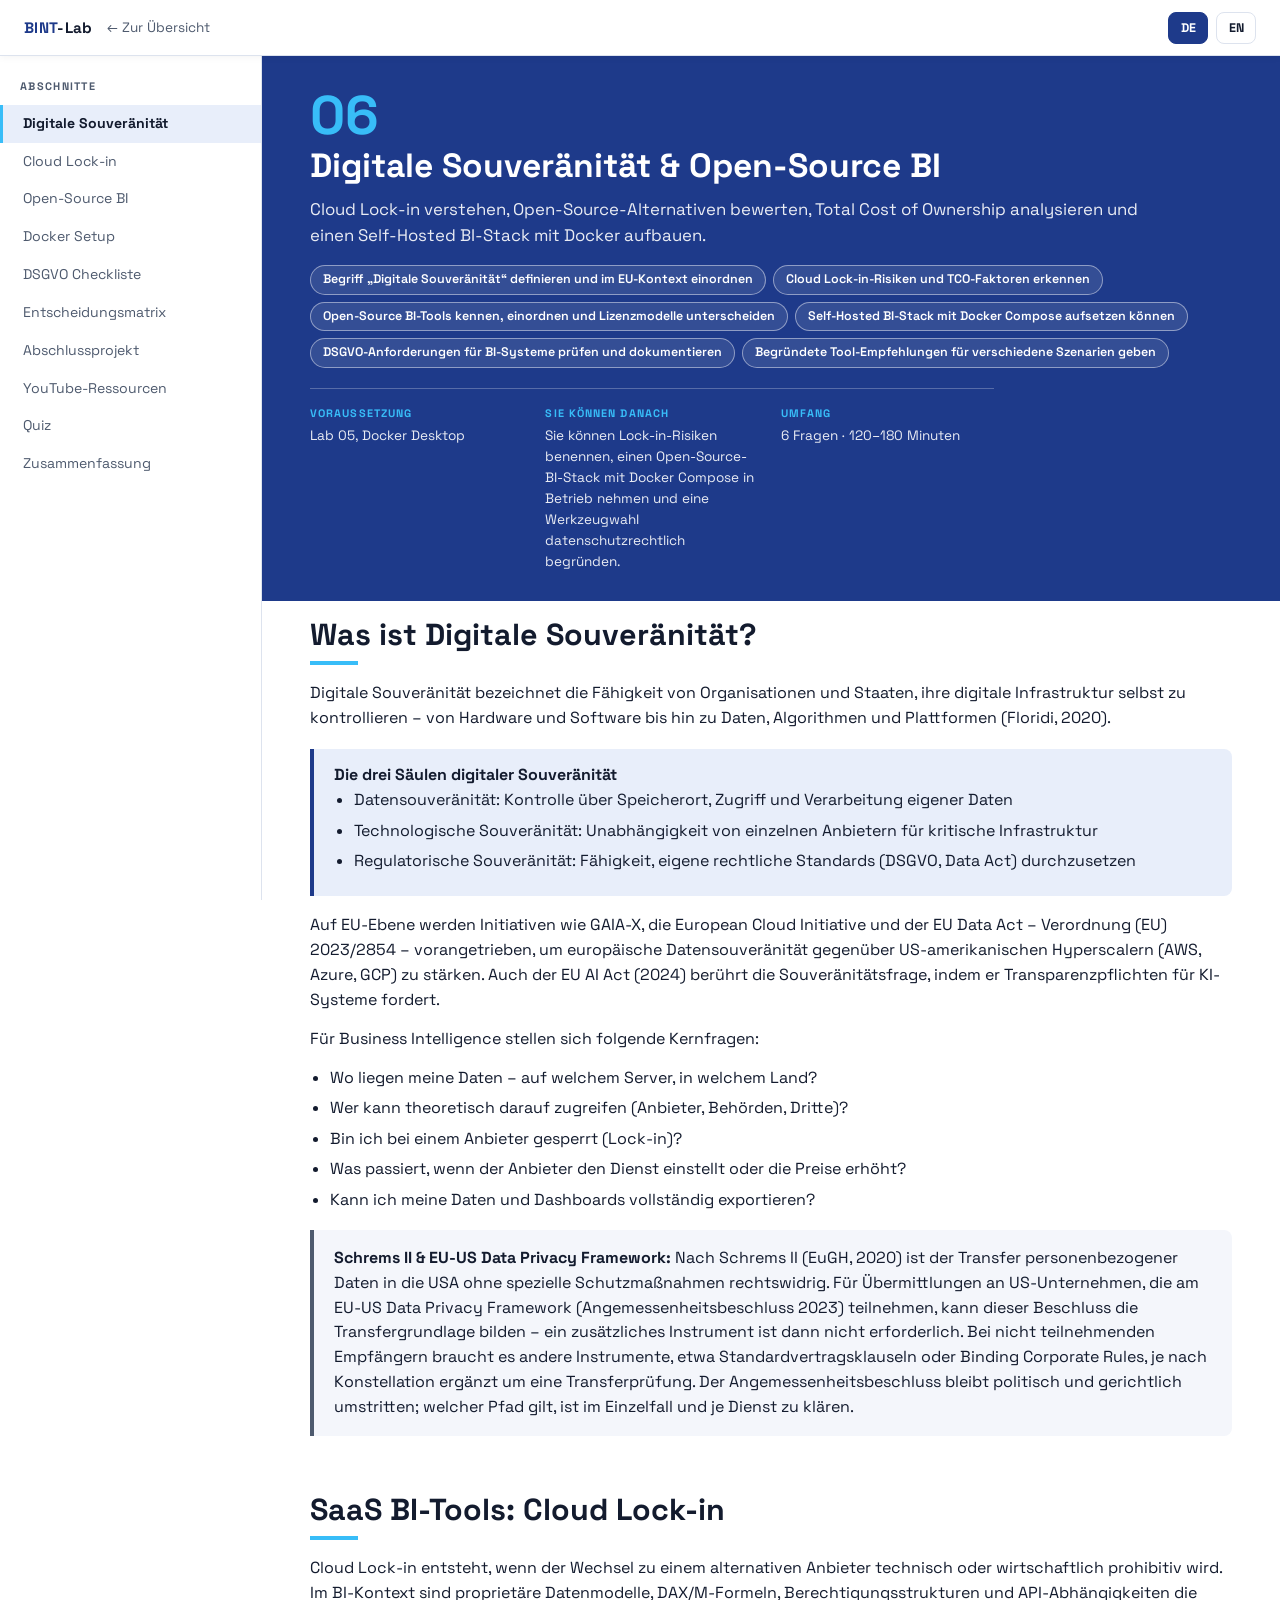
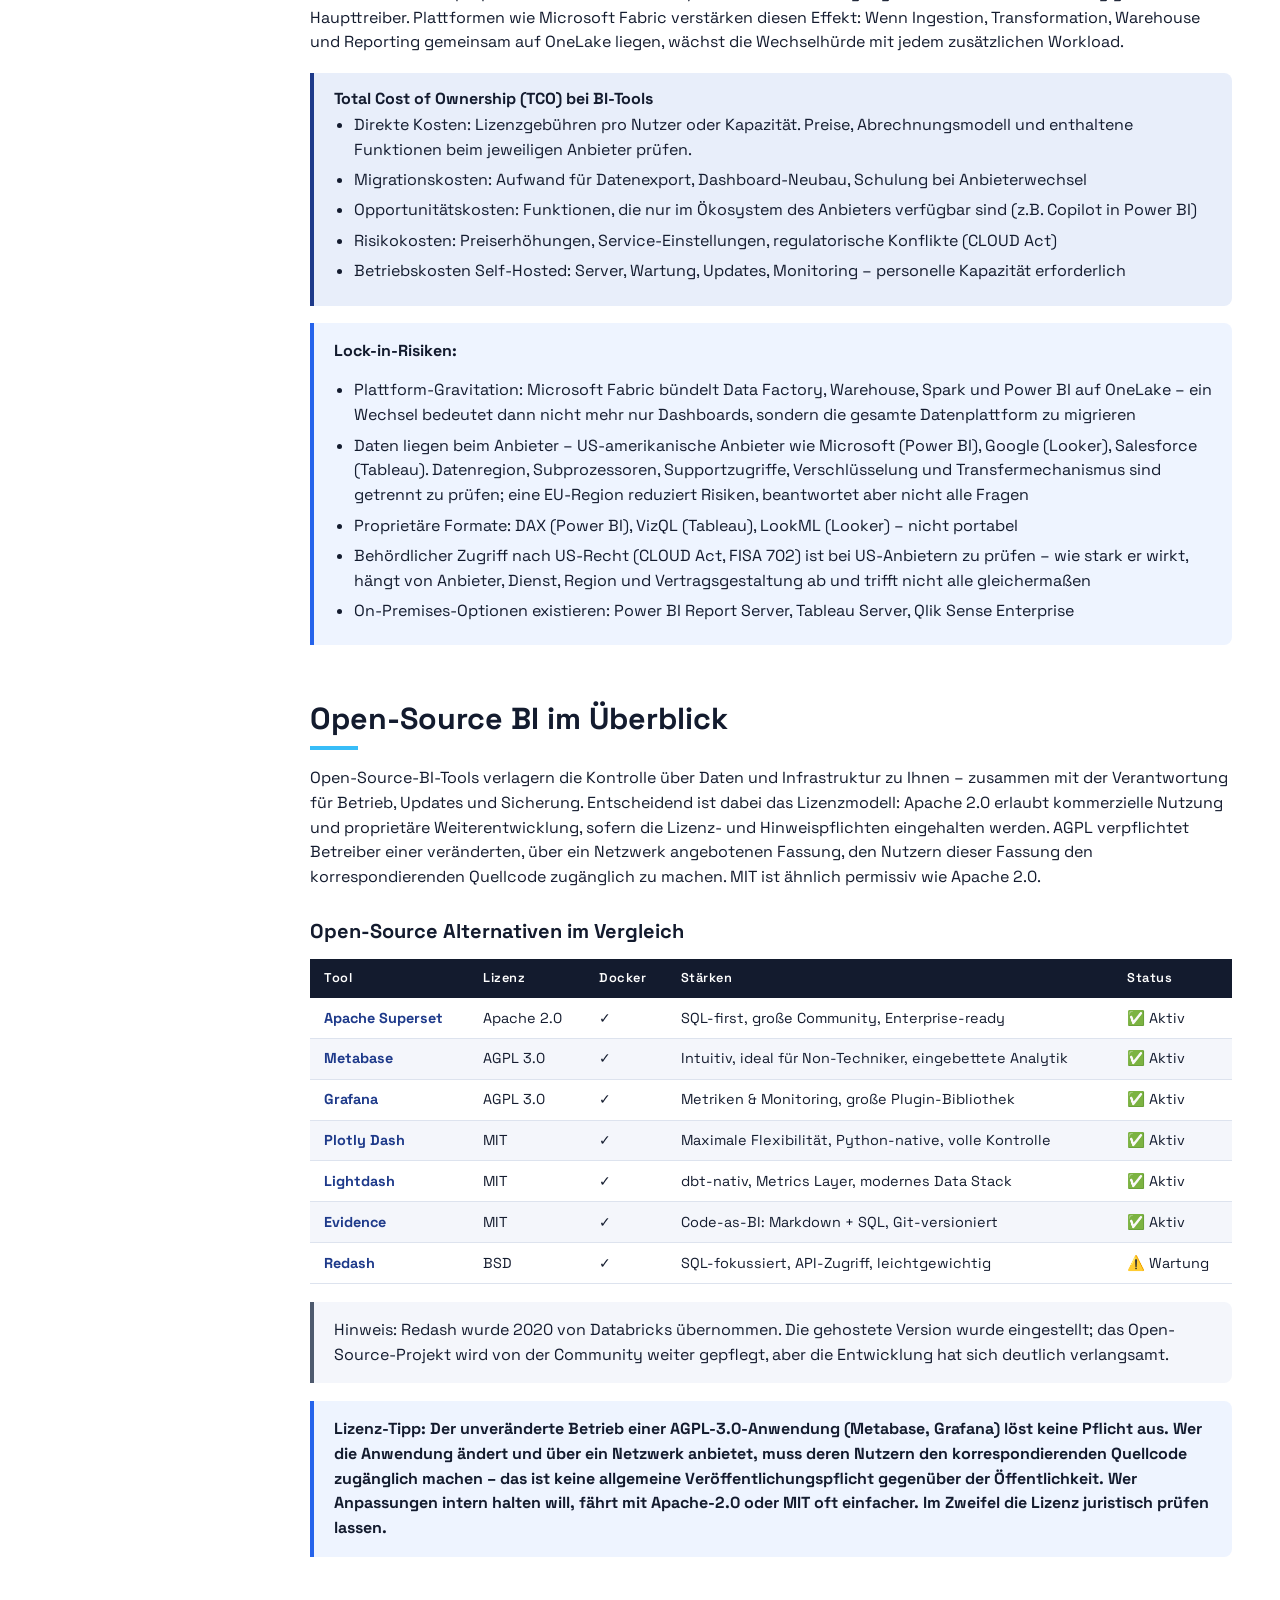
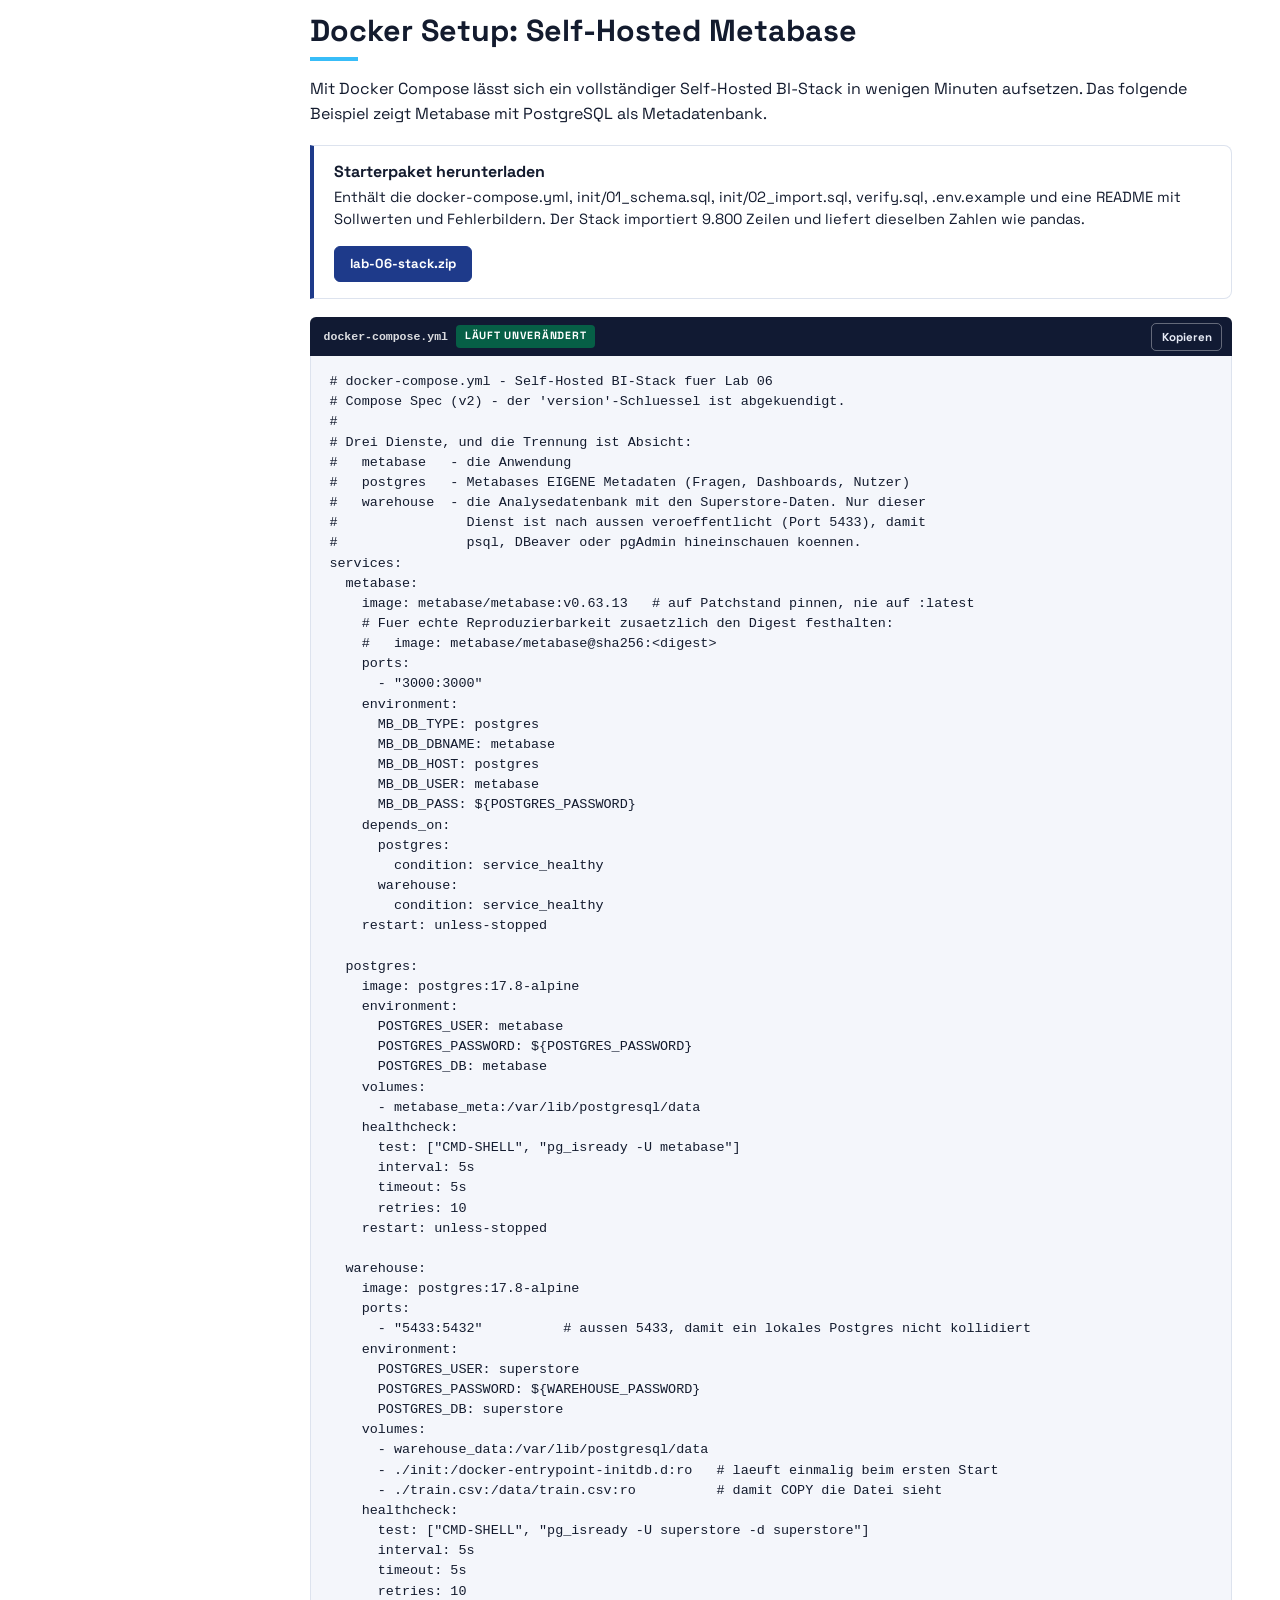
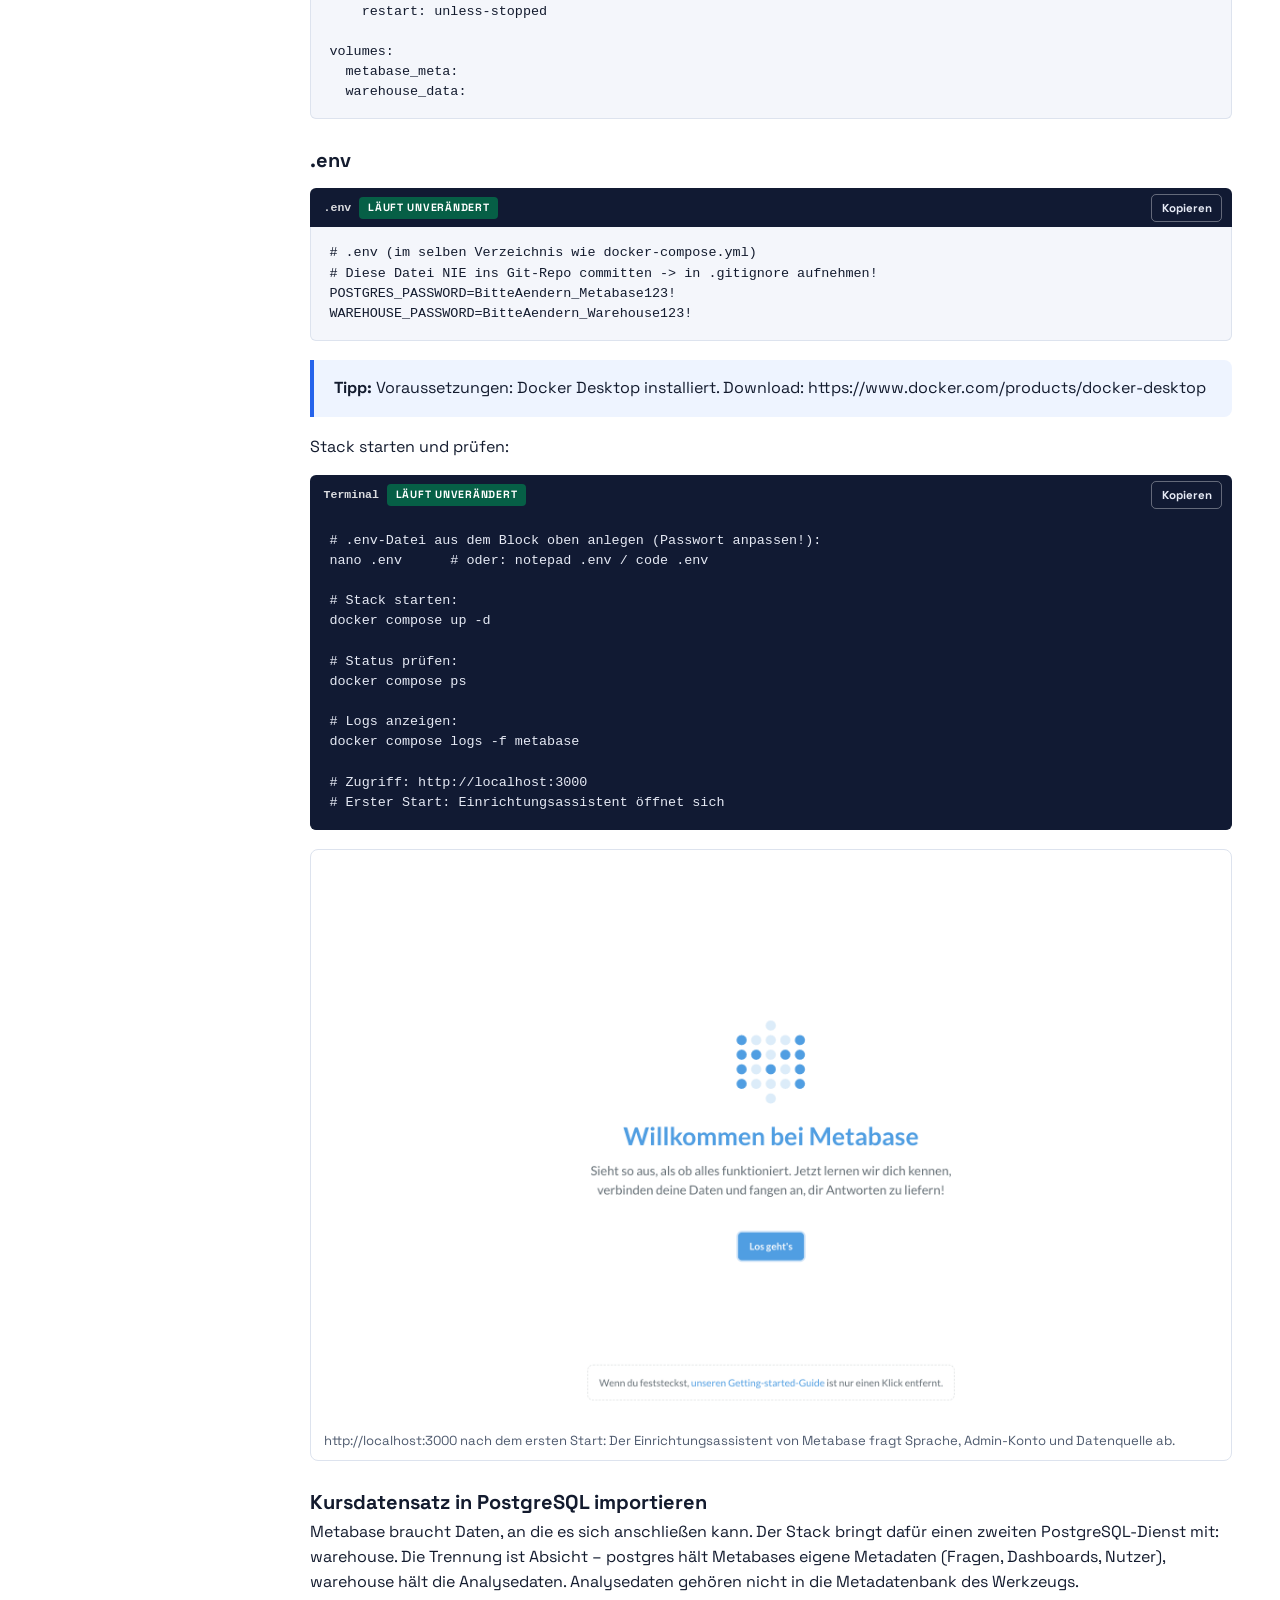
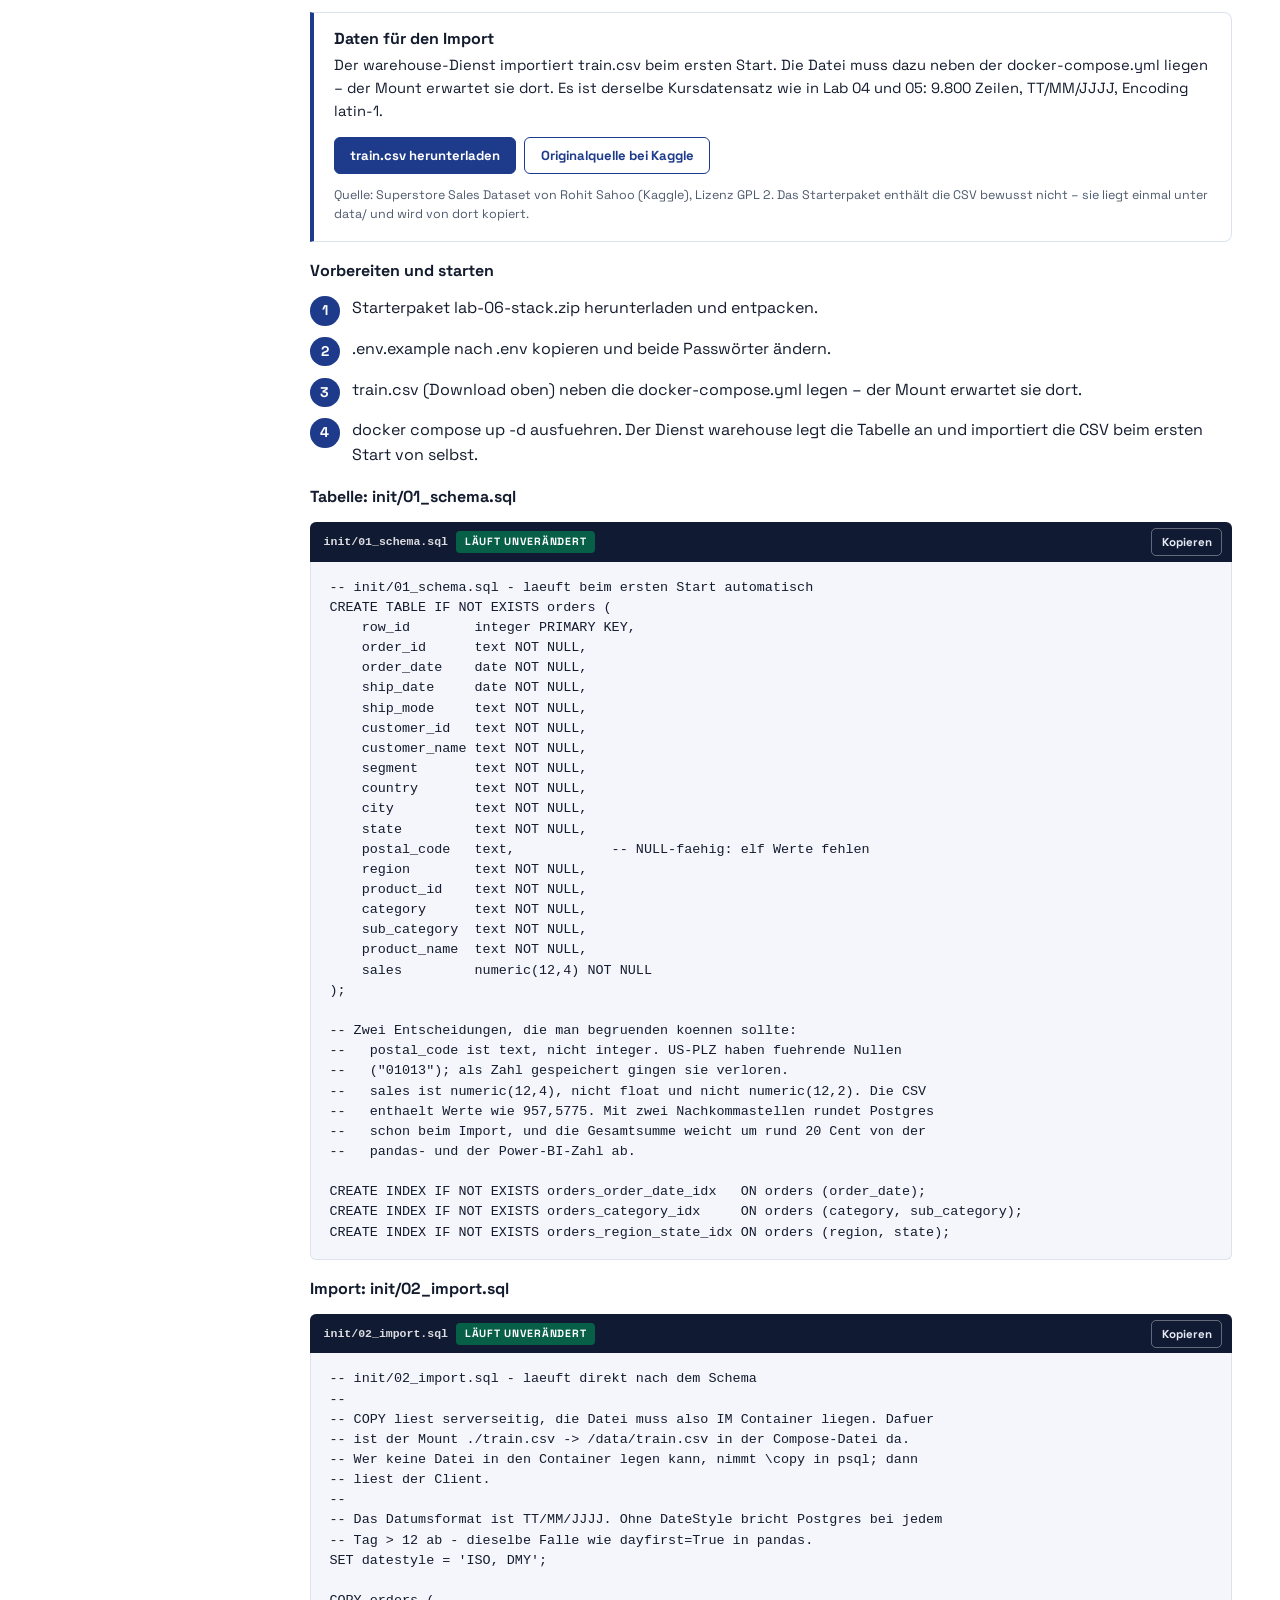
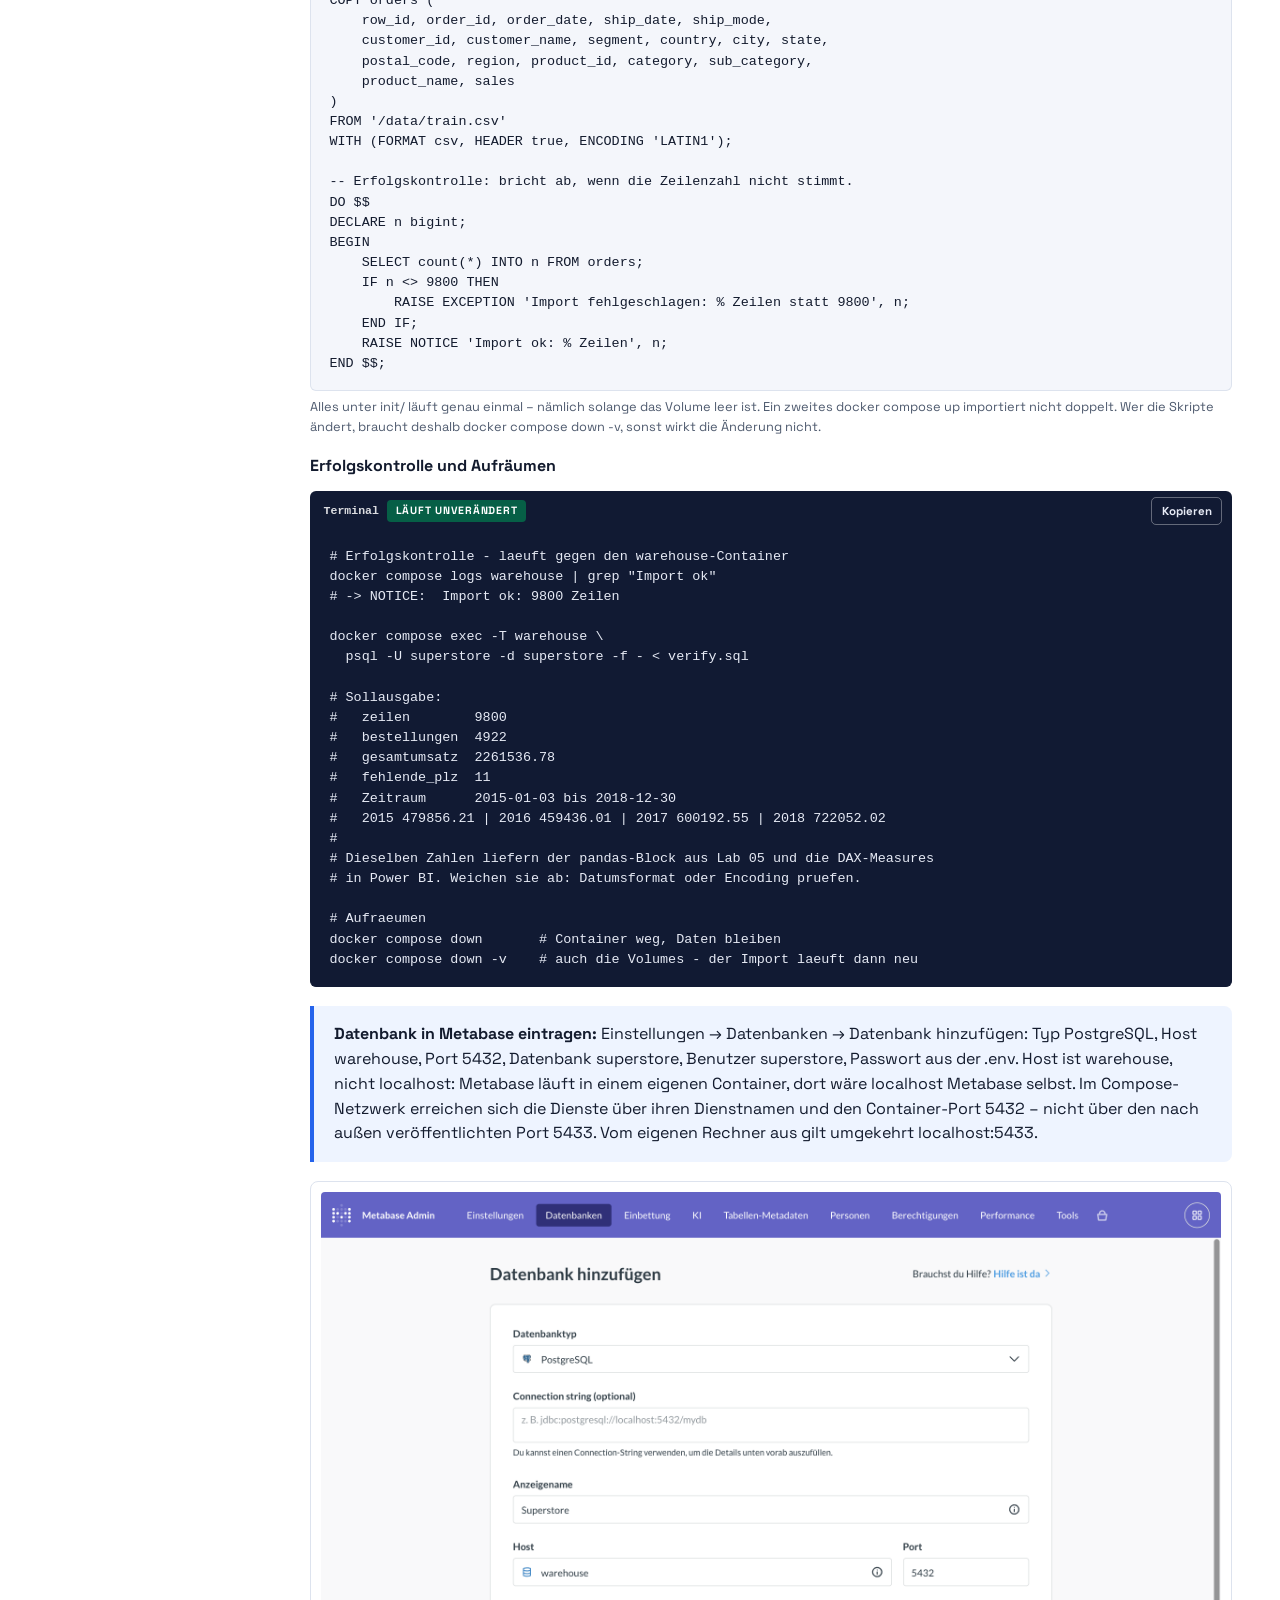
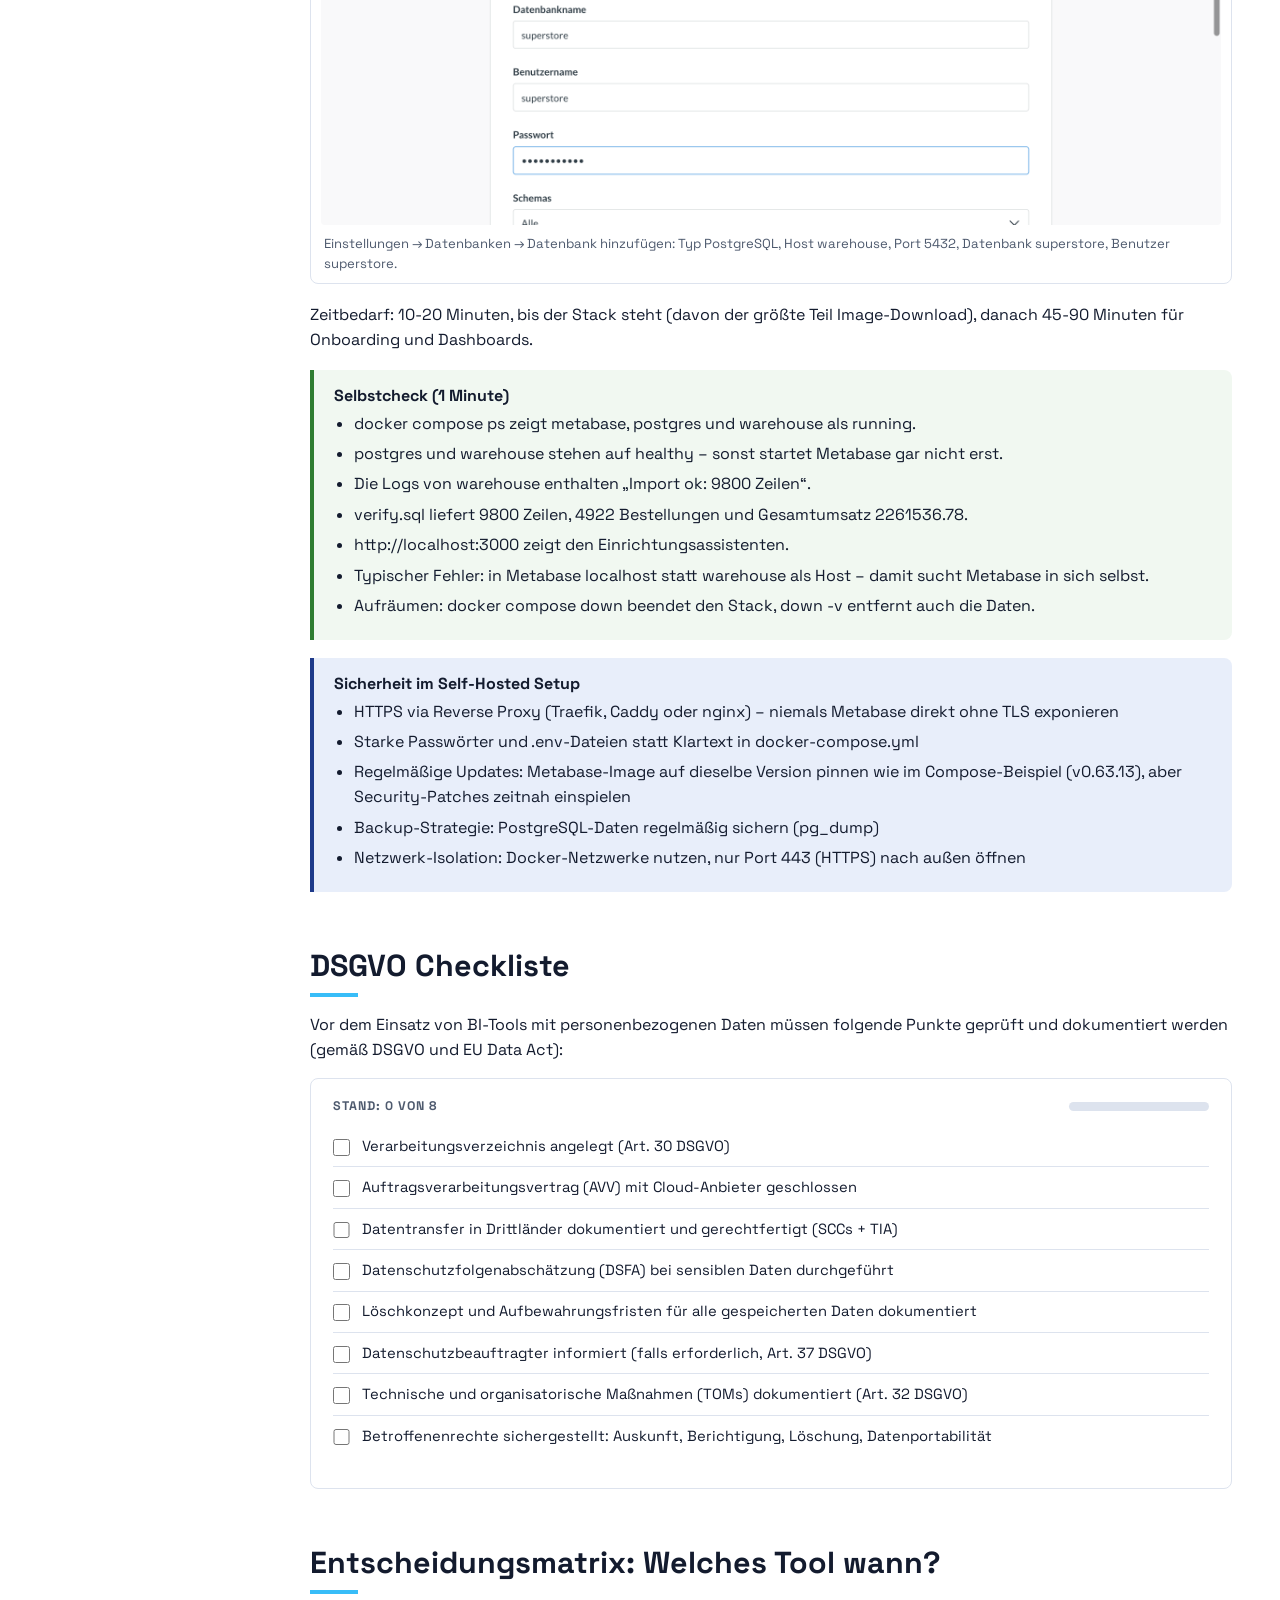
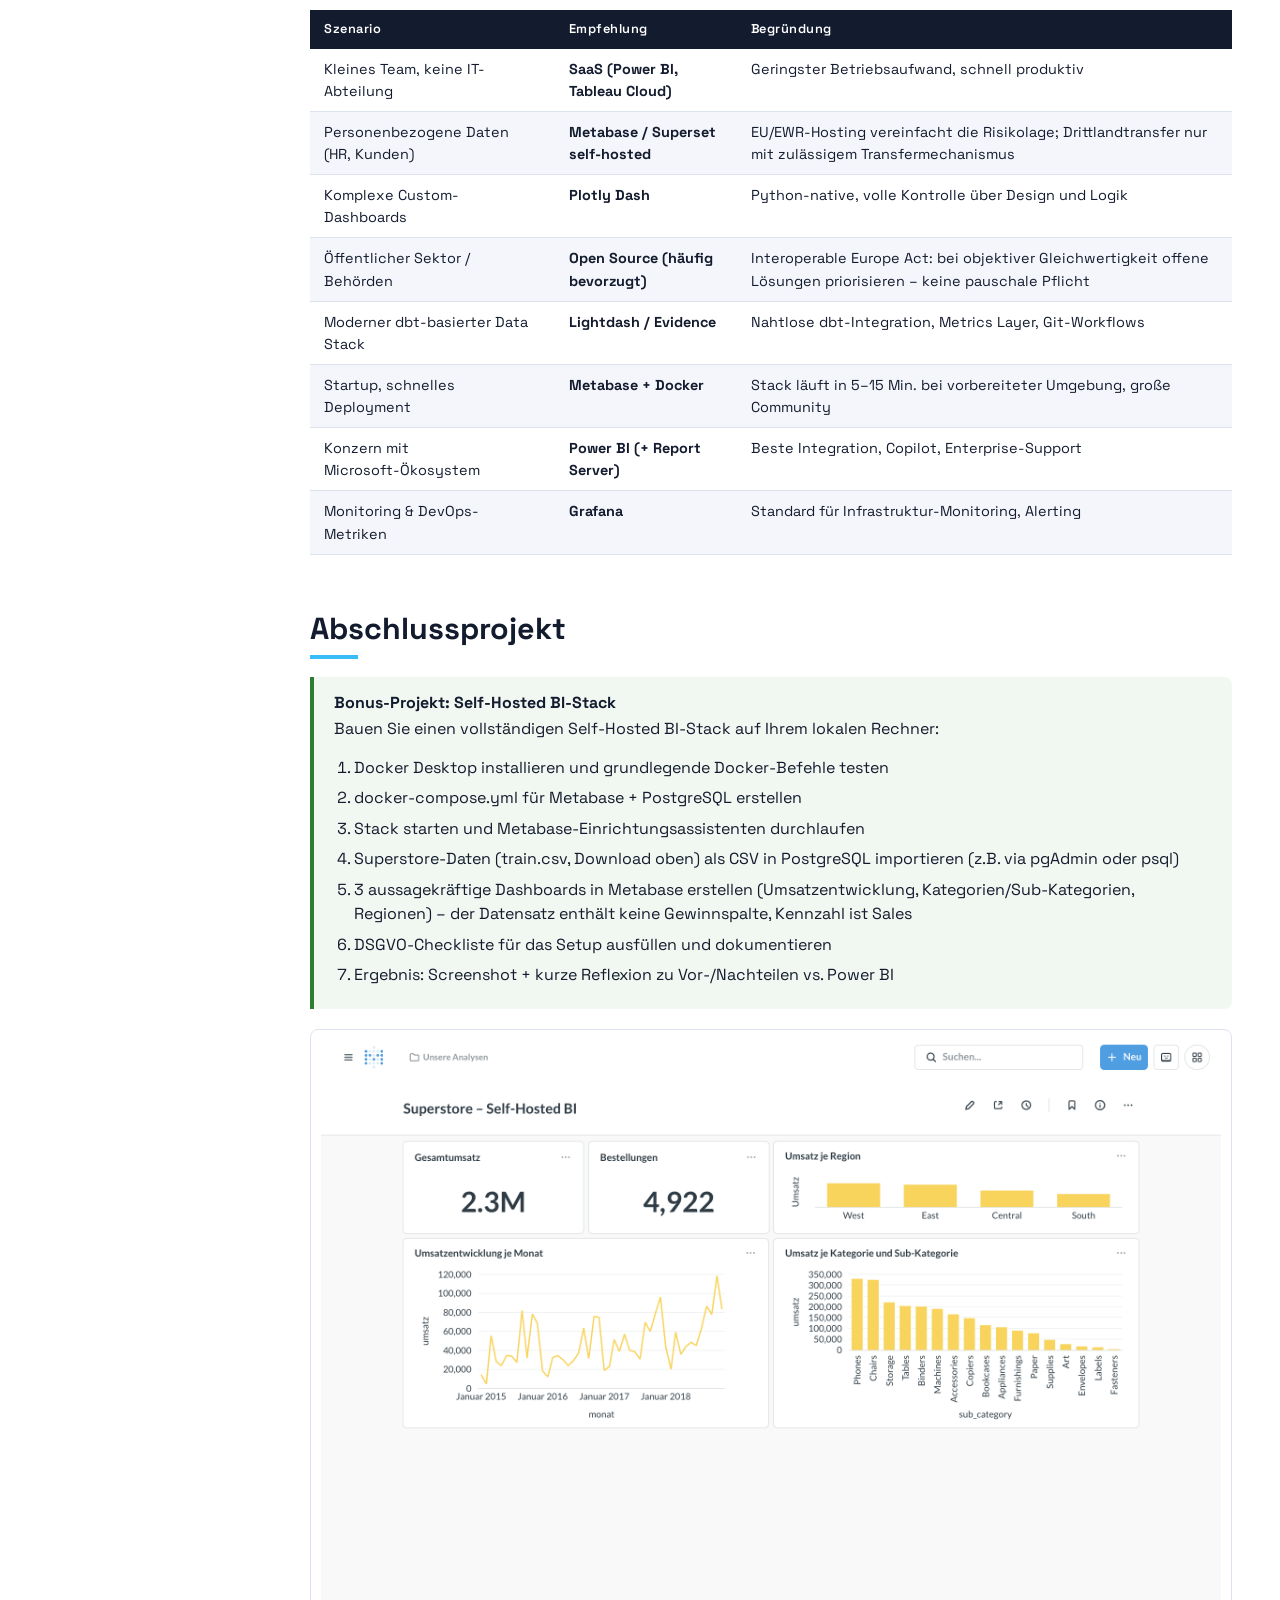
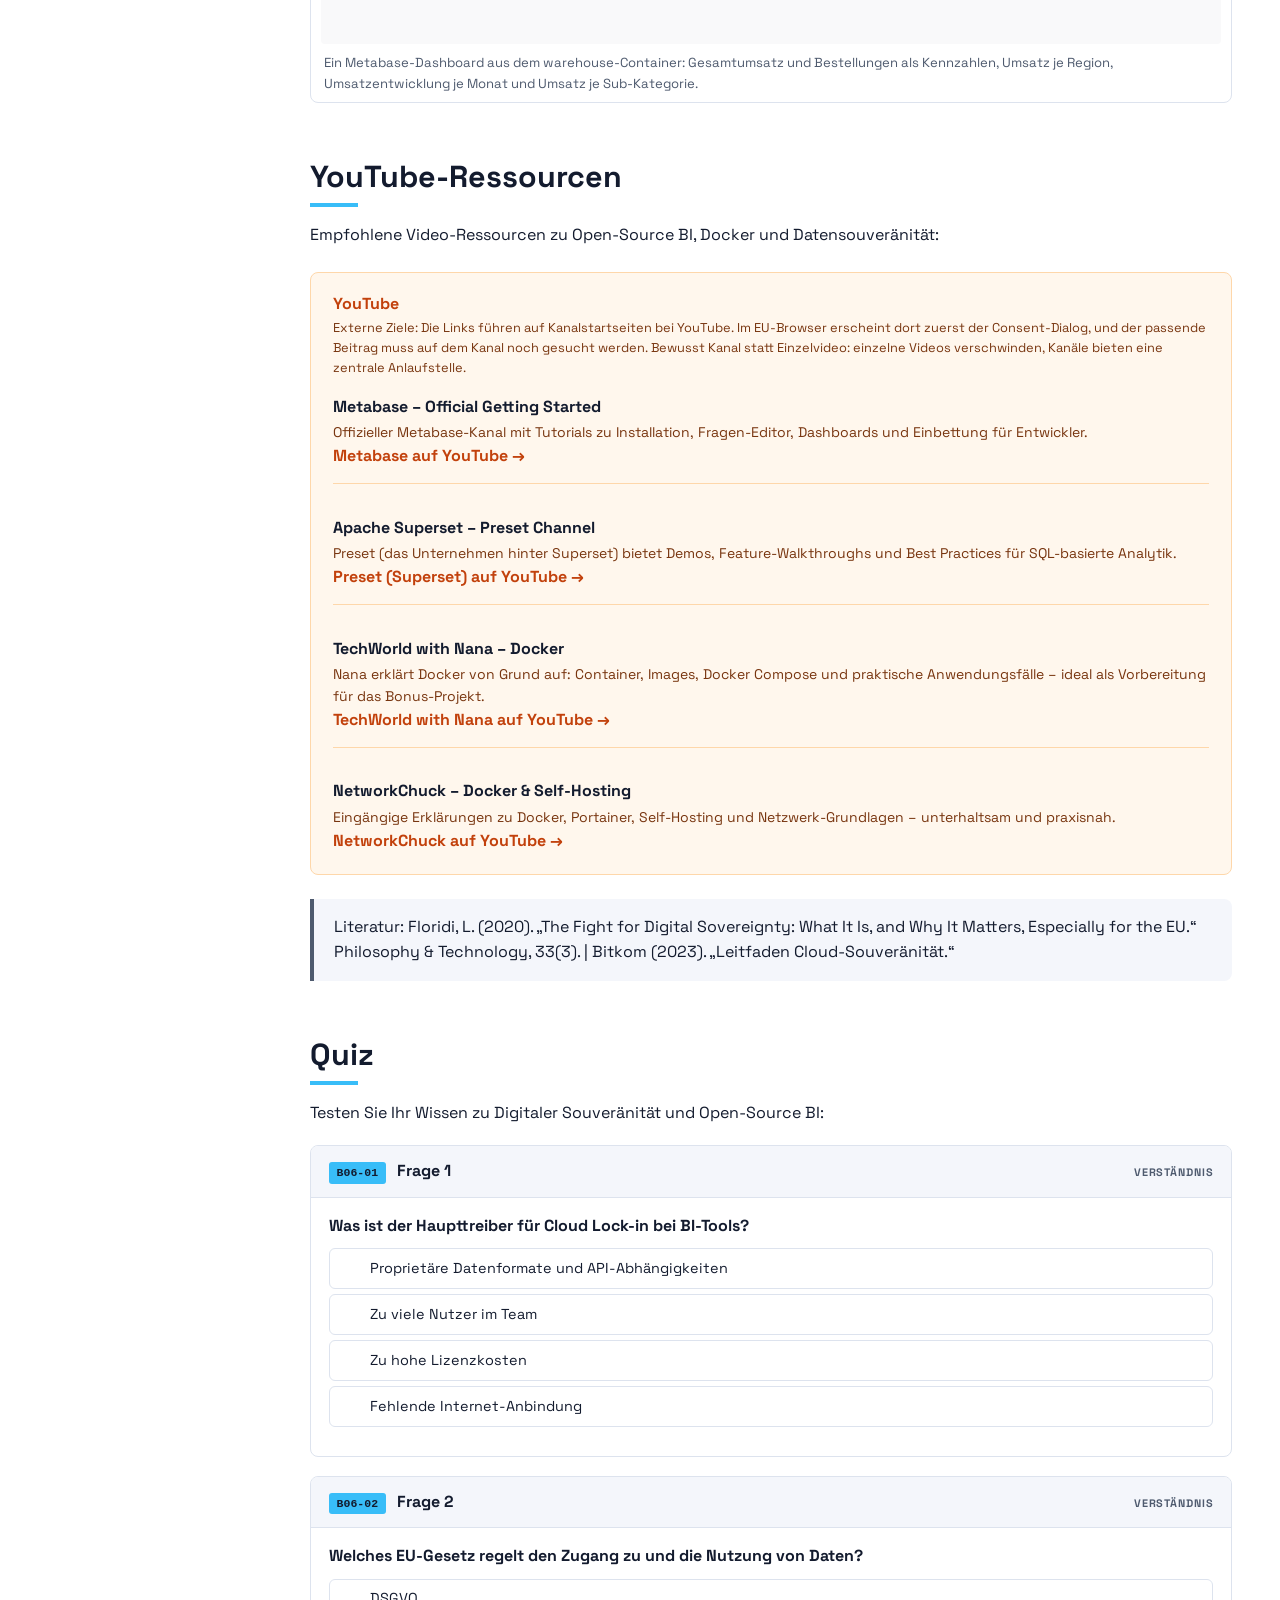
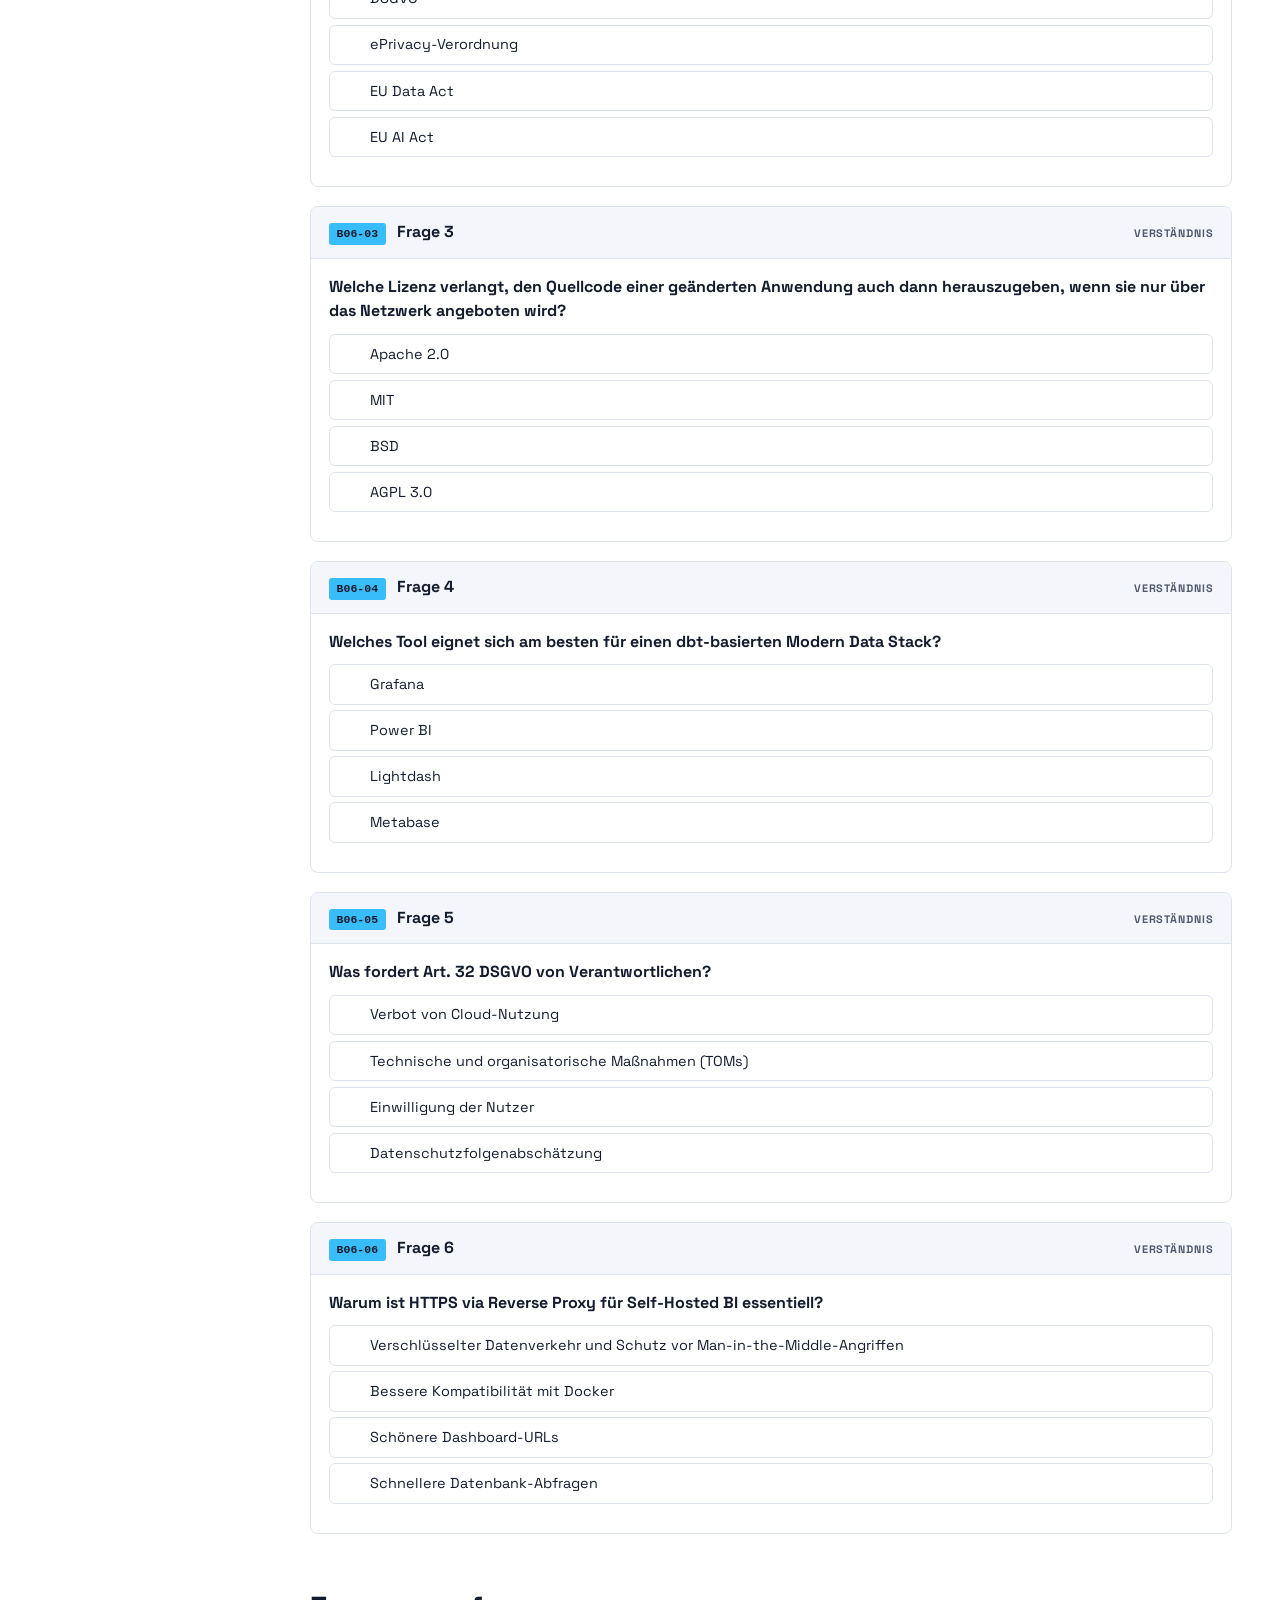
<file: lab-06-souveraenitaet.html>
<!DOCTYPE html>
<html lang="de" data-lang="de">
<head>
  <meta charset="UTF-8" />
  <meta name="viewport" content="width=device-width, initial-scale=1.0" />
  <title>Lab 06 · Digitale Souveränität &amp; Open-Source BI · BINT-Lab</title>
  <meta name="bint:titel-en" content="Lab 06 · Digital Sovereignty &amp; Open-Source BI · BINT-Lab" />
  <meta name="description" content="Cloud Lock-in verstehen, Open-Source-Alternativen bewerten, Total Cost of Ownership analysieren und einen Self-Hosted BI-Stack mit Docker aufbauen." />
  <link rel="preconnect" href="https://fonts.googleapis.com">
  <link rel="preconnect" href="https://fonts.gstatic.com" crossorigin>
  <link href="https://fonts.googleapis.com/css2?family=Space+Grotesk:wght@400;500;600;700;800&display=swap" rel="stylesheet">
  <link rel="stylesheet" href="assets/bint.css" />
  <link rel="icon" href="data:image/svg+xml,<svg xmlns='http://www.w3.org/2000/svg' viewBox='0 0 32 32'><rect width='32' height='32' fill='%231E3A8A'/><text x='16' y='23' font-family='sans-serif' font-size='18' font-weight='bold' text-anchor='middle' fill='%2338BDF8'>B</text></svg>" />
</head>
<body class="lab-page" data-lab="lab-06">

<a class="skip-link" href="#main"><span lang="de">Zum Inhalt springen</span><span lang="en">Skip to content</span></a>

<header class="header">
  <div class="header-left">
    <a class="header-logo" href="index.html" data-lab-link><span class="mark">BINT</span>-Lab</a>
    <a class="header-back" href="index.html" data-lab-link>
      <span lang="de">← Zur Übersicht</span><span lang="en">← Back to overview</span>
    </a>
  </div>
  <div class="header-right">
    <button class="lang-btn active" data-lang-btn="de" aria-pressed="true" aria-label="Deutsch">DE</button>
    <button class="lang-btn" data-lang-btn="en" aria-pressed="false" aria-label="English">EN</button>
  </div>
</header>

<nav class="sidebar" aria-label="Lab-Navigation">
  <div class="sidebar-title"><span lang="de">Abschnitte</span><span lang="en">Sections</span></div>
  <a class="sidebar-link" href="#souveraenitaet"><span lang="de">Digitale Souveränität</span><span lang="en">Digital Sovereignty</span></a>
  <a class="sidebar-link" href="#lock-in">Cloud Lock-in</a>
  <a class="sidebar-link" href="#opensource">Open-Source BI</a>
  <a class="sidebar-link" href="#docker">Docker Setup</a>
  <a class="sidebar-link" href="#dsgvo"><span lang="de">DSGVO Checkliste</span><span lang="en">GDPR Checklist</span></a>
  <a class="sidebar-link" href="#entscheidung"><span lang="de">Entscheidungsmatrix</span><span lang="en">Decision Matrix</span></a>
  <a class="sidebar-link" href="#abschlussprojekt"><span lang="de">Abschlussprojekt</span><span lang="en">Final Project</span></a>
  <a class="sidebar-link" href="#youtube"><span lang="de">YouTube-Ressourcen</span><span lang="en">YouTube Resources</span></a>
  <a class="sidebar-link" href="#quiz">Quiz</a>
  <a class="sidebar-link" href="#zusammenfassung"><span lang="de">Zusammenfassung</span><span lang="en">Summary</span></a>
</nav>

<div class="lab-header">
  <div class="lab-num-big">06</div>
  <h1 class="lab-title"><span lang="de">Digitale Souveränität &amp; Open-Source BI</span><span lang="en">Digital Sovereignty &amp; Open-Source BI</span></h1>
  <p class="lab-intro"><span lang="de">Cloud Lock-in verstehen, Open-Source-Alternativen bewerten, Total Cost of Ownership analysieren und einen Self-Hosted BI-Stack mit Docker aufbauen.</span><span lang="en">Understand cloud lock-in, evaluate open-source alternatives, analyze total cost of ownership, and build a self-hosted BI stack with Docker.</span></p>
  <div class="lernziele">
    <span class="lernziel-chip"><span lang="de">Begriff „Digitale Souveränität“ definieren und im EU-Kontext einordnen</span><span lang="en">Define "Digital Sovereignty" and contextualize it within the EU framework</span></span>
    <span class="lernziel-chip"><span lang="de">Cloud Lock-in-Risiken und TCO-Faktoren erkennen</span><span lang="en">Recognize cloud lock-in risks and TCO factors</span></span>
    <span class="lernziel-chip"><span lang="de">Open-Source BI-Tools kennen, einordnen und Lizenzmodelle unterscheiden</span><span lang="en">Know and categorize open-source BI tools, distinguishing license models</span></span>
    <span class="lernziel-chip"><span lang="de">Self-Hosted BI-Stack mit Docker Compose aufsetzen können</span><span lang="en">Set up a self-hosted BI stack with Docker Compose</span></span>
    <span class="lernziel-chip"><span lang="de">DSGVO-Anforderungen für BI-Systeme prüfen und dokumentieren</span><span lang="en">Verify and document GDPR requirements for BI systems</span></span>
    <span class="lernziel-chip"><span lang="de">Begründete Tool-Empfehlungen für verschiedene Szenarien geben</span><span lang="en">Provide justified tool recommendations for various scenarios</span></span>
  </div>
</div>

<main class="main-content" id="main">

  <section class="section-block" id="souveraenitaet">
    <h2><span lang="de">Was ist Digitale Souveränität?</span><span lang="en">What is Digital Sovereignty?</span></h2>
    <div class="accent-line"></div>
    <p><span lang="de">Digitale Souveränität bezeichnet die Fähigkeit von Organisationen und Staaten, ihre digitale Infrastruktur selbst zu kontrollieren – von Hardware und Software bis hin zu Daten, Algorithmen und Plattformen (Floridi, 2020).</span><span lang="en">Digital sovereignty refers to the ability of organizations and states to control their own digital infrastructure – from hardware and software to data, algorithms, and platforms (Floridi, 2020).</span></p>
    <div class="concept-box">
      <h3><span lang="de">Die drei Säulen digitaler Souveränität</span><span lang="en">Three Pillars of Digital Sovereignty</span></h3>
      <ul>
        <li><span lang="de">Datensouveränität: Kontrolle über Speicherort, Zugriff und Verarbeitung eigener Daten</span><span lang="en">Data sovereignty: Control over storage location, access, and processing of own data</span></li>
        <li><span lang="de">Technologische Souveränität: Unabhängigkeit von einzelnen Anbietern für kritische Infrastruktur</span><span lang="en">Technological sovereignty: Independence from single vendors for critical infrastructure</span></li>
        <li><span lang="de">Regulatorische Souveränität: Fähigkeit, eigene rechtliche Standards (DSGVO, Data Act) durchzusetzen</span><span lang="en">Regulatory sovereignty: Ability to enforce own legal standards (GDPR, Data Act)</span></li>
      </ul>
    </div>
    <p><span lang="de">Auf EU-Ebene werden Initiativen wie GAIA-X, die European Cloud Initiative und der EU Data Act – Verordnung (EU) 2023/2854 – vorangetrieben, um europäische Datensouveränität gegenüber US-amerikanischen Hyperscalern (AWS, Azure, GCP) zu stärken. Auch der EU AI Act (2024) berührt die Souveränitätsfrage, indem er Transparenzpflichten für KI-Systeme fordert.</span><span lang="en">At the EU level, initiatives such as GAIA-X, the European Cloud Initiative, and the EU Data Act – Regulation (EU) 2023/2854 – aim to strengthen European data sovereignty against US hyperscalers (AWS, Azure, GCP). The EU AI Act (2024) also touches on sovereignty by requiring transparency obligations for AI systems.</span></p>
    <p><span lang="de">Für Business Intelligence stellen sich folgende Kernfragen:</span><span lang="en">For Business Intelligence, the core questions are:</span></p>
    <ul>
      <li><span lang="de">Wo liegen meine Daten – auf welchem Server, in welchem Land?</span><span lang="en">Where is my data stored – on which server, in which country?</span></li>
      <li><span lang="de">Wer kann theoretisch darauf zugreifen (Anbieter, Behörden, Dritte)?</span><span lang="en">Who can theoretically access it (provider, authorities, third parties)?</span></li>
      <li><span lang="de">Bin ich bei einem Anbieter gesperrt (Lock-in)?</span><span lang="en">Am I locked into a single vendor?</span></li>
      <li><span lang="de">Was passiert, wenn der Anbieter den Dienst einstellt oder die Preise erhöht?</span><span lang="en">What happens if the provider discontinues the service or raises prices?</span></li>
      <li><span lang="de">Kann ich meine Daten und Dashboards vollständig exportieren?</span><span lang="en">Can I fully export my data and dashboards?</span></li>
    </ul>
    <div class="info-box">
      <p><strong>Schrems II &amp; EU-US Data Privacy Framework:</strong> <span lang="de">Nach Schrems II (EuGH, 2020) ist der Transfer personenbezogener Daten in die USA ohne spezielle Schutzmaßnahmen rechtswidrig. Für Übermittlungen an US-Unternehmen, die am EU-US Data Privacy Framework (Angemessenheitsbeschluss 2023) teilnehmen, kann dieser Beschluss die Transfergrundlage bilden – ein zusätzliches Instrument ist dann nicht erforderlich. Bei nicht teilnehmenden Empfängern braucht es andere Instrumente, etwa Standardvertragsklauseln oder Binding Corporate Rules, je nach Konstellation ergänzt um eine Transferprüfung. Der Angemessenheitsbeschluss bleibt politisch und gerichtlich umstritten; welcher Pfad gilt, ist im Einzelfall und je Dienst zu klären.</span><span lang="en">After Schrems II (CJEU, 2020), the transfer of personal data to the USA without special safeguards is unlawful. For transfers to US companies participating in the EU-US Data Privacy Framework (adequacy decision 2023), that decision can serve as the transfer basis – no additional instrument is then required. For non-participating recipients other instruments are needed, such as Standard Contractual Clauses or Binding Corporate Rules, complemented by a transfer assessment depending on the constellation. The adequacy decision remains politically and legally contested; which path applies has to be settled case by case and per service.</span></p>
    </div>
  </section>

  <section class="section-block" id="lock-in">
    <h2><span lang="de">SaaS BI-Tools: Cloud Lock-in</span><span lang="en">SaaS BI Tools: Cloud Lock-in</span></h2>
    <div class="accent-line"></div>
    <p><span lang="de">Cloud Lock-in entsteht, wenn der Wechsel zu einem alternativen Anbieter technisch oder wirtschaftlich prohibitiv wird. Im BI-Kontext sind proprietäre Datenmodelle, DAX/M-Formeln, Berechtigungsstrukturen und API-Abhängigkeiten die Haupttreiber. Plattformen wie Microsoft Fabric verstärken diesen Effekt: Wenn Ingestion, Transformation, Warehouse und Reporting gemeinsam auf OneLake liegen, wächst die Wechselhürde mit jedem zusätzlichen Workload.</span><span lang="en">Cloud lock-in occurs when switching to an alternative provider becomes technically or economically prohibitive. In the BI context, proprietary data models, DAX/M formulas, permission structures, and API dependencies are the main drivers. Platforms such as Microsoft Fabric amplify this: once ingestion, transformation, warehousing and reporting all sit on OneLake, the switching barrier grows with every additional workload.</span></p>
    <div class="concept-box">
      <h3><span lang="de">Total Cost of Ownership (TCO) bei BI-Tools</span><span lang="en">Total Cost of Ownership (TCO) for BI Tools</span></h3>
      <ul>
        <li><span lang="de">Direkte Kosten: Lizenzgebühren pro Nutzer oder Kapazität. Preise, Abrechnungsmodell und enthaltene Funktionen beim jeweiligen Anbieter prüfen.</span><span lang="en">Direct costs: licence fees per user or capacity. Check pricing, billing models and included features with each vendor.</span></li>
        <li><span lang="de">Migrationskosten: Aufwand für Datenexport, Dashboard-Neubau, Schulung bei Anbieterwechsel</span><span lang="en">Migration costs: Effort for data export, dashboard rebuilding, training when switching providers</span></li>
        <li><span lang="de">Opportunitätskosten: Funktionen, die nur im Ökosystem des Anbieters verfügbar sind (z.B. Copilot in Power BI)</span><span lang="en">Opportunity costs: Features only available within the vendor ecosystem (e.g., Copilot in Power BI)</span></li>
        <li><span lang="de">Risikokosten: Preiserhöhungen, Service-Einstellungen, regulatorische Konflikte (CLOUD Act)</span><span lang="en">Risk costs: Price increases, service discontinuation, regulatory conflicts (CLOUD Act)</span></li>
        <li><span lang="de">Betriebskosten Self-Hosted: Server, Wartung, Updates, Monitoring – personelle Kapazität erforderlich</span><span lang="en">Self-hosted operations costs: Servers, maintenance, updates, monitoring – requires personnel capacity</span></li>
      </ul>
    </div>
    <div class="tip-box">
      <p><strong><span lang="de">Lock-in-Risiken:</span><span lang="en">Lock-in risks:</span></strong></p>
      <ul>
        <li><span lang="de">Plattform-Gravitation: Microsoft Fabric bündelt Data Factory, Warehouse, Spark und Power BI auf OneLake – ein Wechsel bedeutet dann nicht mehr nur Dashboards, sondern die gesamte Datenplattform zu migrieren</span><span lang="en">Platform gravity: Microsoft Fabric bundles Data Factory, Warehouse, Spark and Power BI on OneLake – switching then means migrating an entire data platform, not just dashboards</span></li>
        <li><span lang="de">Daten liegen beim Anbieter – US-amerikanische Anbieter wie Microsoft (Power BI), Google (Looker), Salesforce (Tableau). Datenregion, Subprozessoren, Supportzugriffe, Verschlüsselung und Transfermechanismus sind getrennt zu prüfen; eine EU-Region reduziert Risiken, beantwortet aber nicht alle Fragen</span><span lang="en">Data stored with the provider – US-based vendors such as Microsoft (Power BI), Google (Looker), Salesforce (Tableau). Data region, subprocessors, support access, encryption and transfer mechanism must be checked separately; an EU region reduces risk but does not answer every question</span></li>
        <li><span lang="de">Proprietäre Formate: DAX (Power BI), VizQL (Tableau), LookML (Looker) – nicht portabel</span><span lang="en">Proprietary formats: DAX (Power BI), VizQL (Tableau), LookML (Looker) – not portable</span></li>
        <li><span lang="de">Behördlicher Zugriff nach US-Recht (CLOUD Act, FISA 702) ist bei US-Anbietern zu prüfen – wie stark er wirkt, hängt von Anbieter, Dienst, Region und Vertragsgestaltung ab und trifft nicht alle gleichermaßen</span><span lang="en">Government access under US law (CLOUD Act, FISA 702) has to be assessed for US vendors – how far it reaches depends on vendor, service, region and contract, and does not affect all of them equally</span></li>
        <li><span lang="de">On-Premises-Optionen existieren: Power BI Report Server, Tableau Server, Qlik Sense Enterprise</span><span lang="en">On-premises options exist: Power BI Report Server, Tableau Server, Qlik Sense Enterprise</span></li>
      </ul>
    </div>
  </section>

  <section class="section-block" id="opensource">
    <h2><span lang="de">Open-Source BI im Überblick</span><span lang="en">Open-Source BI Overview</span></h2>
    <div class="accent-line"></div>
    <p><span lang="de">Open-Source-BI-Tools verlagern die Kontrolle über Daten und Infrastruktur zu Ihnen – zusammen mit der Verantwortung für Betrieb, Updates und Sicherung. Entscheidend ist dabei das Lizenzmodell: Apache 2.0 erlaubt kommerzielle Nutzung und proprietäre Weiterentwicklung, sofern die Lizenz- und Hinweispflichten eingehalten werden. AGPL verpflichtet Betreiber einer veränderten, über ein Netzwerk angebotenen Fassung, den Nutzern dieser Fassung den korrespondierenden Quellcode zugänglich zu machen. MIT ist ähnlich permissiv wie Apache 2.0.</span><span lang="en">Open-source BI tools shift control over data and infrastructure to you – together with the responsibility for operations, updates and backups. The license model is decisive: Apache 2.0 allows commercial use and proprietary derivative development, provided the licence and attribution obligations are met. AGPL requires operators of a modified version offered over a network to make the corresponding source code available to that version's users. MIT is similarly permissive to Apache 2.0.</span></p>
    <h3><span lang="de">Open-Source Alternativen im Vergleich</span><span lang="en">Open-Source Alternatives Compared</span></h3>
    <div class="table-scroll">
      <table>
        <thead>
          <tr>
            <th>Tool</th>
            <th><span lang="de">Lizenz</span><span lang="en">License</span></th>
            <th>Docker</th>
            <th><span lang="de">Stärken</span><span lang="en">Strengths</span></th>
            <th>Status</th>
          </tr>
        </thead>
        <tbody>
          <tr>
            <td class="kopf">Apache Superset</td>
            <td>Apache 2.0</td>
            <td>✓</td>
            <td><span lang="de">SQL-first, große Community, Enterprise-ready</span><span lang="en">SQL-first, large community, enterprise-ready</span></td>
            <td><span lang="de">✅ Aktiv</span><span lang="en">✅ Active</span></td>
          </tr>
          <tr>
            <td class="kopf">Metabase</td>
            <td>AGPL 3.0</td>
            <td>✓</td>
            <td><span lang="de">Intuitiv, ideal für Non-Techniker, eingebettete Analytik</span><span lang="en">Intuitive, great for non-technical users, embedded analytics</span></td>
            <td><span lang="de">✅ Aktiv</span><span lang="en">✅ Active</span></td>
          </tr>
          <tr>
            <td class="kopf">Grafana</td>
            <td>AGPL 3.0</td>
            <td>✓</td>
            <td><span lang="de">Metriken &amp; Monitoring, große Plugin-Bibliothek</span><span lang="en">Metrics &amp; monitoring, large plugin library</span></td>
            <td><span lang="de">✅ Aktiv</span><span lang="en">✅ Active</span></td>
          </tr>
          <tr>
            <td class="kopf">Plotly Dash</td>
            <td>MIT</td>
            <td>✓</td>
            <td><span lang="de">Maximale Flexibilität, Python-native, volle Kontrolle</span><span lang="en">Maximum flexibility, Python-native, full control</span></td>
            <td><span lang="de">✅ Aktiv</span><span lang="en">✅ Active</span></td>
          </tr>
          <tr>
            <td class="kopf">Lightdash</td>
            <td>MIT</td>
            <td>✓</td>
            <td><span lang="de">dbt-nativ, Metrics Layer, modernes Data Stack</span><span lang="en">dbt-native, metrics layer, modern data stack</span></td>
            <td><span lang="de">✅ Aktiv</span><span lang="en">✅ Active</span></td>
          </tr>
          <tr>
            <td class="kopf">Evidence</td>
            <td>MIT</td>
            <td>✓</td>
            <td><span lang="de">Code-as-BI: Markdown + SQL, Git-versioniert</span><span lang="en">Code-as-BI: Markdown + SQL, Git-versioned</span></td>
            <td><span lang="de">✅ Aktiv</span><span lang="en">✅ Active</span></td>
          </tr>
          <tr>
            <td class="kopf">Redash</td>
            <td>BSD</td>
            <td>✓</td>
            <td><span lang="de">SQL-fokussiert, API-Zugriff, leichtgewichtig</span><span lang="en">SQL-focused, API access, lightweight</span></td>
            <td><span lang="de">⚠️ Wartung</span><span lang="en">⚠️ Maintenance</span></td>
          </tr>
        </tbody>
      </table>
    </div>
    <div class="info-box">
      <p><span lang="de">Hinweis: Redash wurde 2020 von Databricks übernommen. Die gehostete Version wurde eingestellt; das Open-Source-Projekt wird von der Community weiter gepflegt, aber die Entwicklung hat sich deutlich verlangsamt.</span><span lang="en">Note: Redash was acquired by Databricks in 2020. The hosted version was discontinued; the open-source project is community-maintained, but development has slowed significantly.</span></p>
    </div>
    <div class="tip-box">
      <p><strong><span lang="de">Lizenz-Tipp: Der unveränderte Betrieb einer AGPL-3.0-Anwendung (Metabase, Grafana) löst keine Pflicht aus. Wer die Anwendung ändert und über ein Netzwerk anbietet, muss deren Nutzern den korrespondierenden Quellcode zugänglich machen – das ist keine allgemeine Veröffentlichungspflicht gegenüber der Öffentlichkeit. Wer Anpassungen intern halten will, fährt mit Apache-2.0 oder MIT oft einfacher. Im Zweifel die Lizenz juristisch prüfen lassen.</span><span lang="en">License tip: running an unmodified AGPL-3.0 application (Metabase, Grafana) triggers no obligation. If you modify it and offer it over a network, you must make the corresponding source available to those users – this is not a general duty to publish to the world. If you want to keep customisations internal, Apache-2.0 or MIT is usually simpler. When in doubt, have the licence reviewed.</span></strong></p>
    </div>
  </section>

  <section class="section-block" id="docker">
    <h2>Docker Setup: Self-Hosted Metabase</h2>
    <div class="accent-line"></div>
    <p><span lang="de">Mit Docker Compose lässt sich ein vollständiger Self-Hosted BI-Stack in wenigen Minuten aufsetzen. Das folgende Beispiel zeigt Metabase mit PostgreSQL als Metadatenbank.</span><span lang="en">With Docker Compose, a complete self-hosted BI stack can be set up in minutes. The following example shows Metabase with PostgreSQL as the metadata database.</span></p>
    <div class="download-box">
      <h3><span lang="de">Starterpaket herunterladen</span><span lang="en">Download the starter package</span></h3>
      <p><span lang="de">Enthält die docker-compose.yml, init/01_schema.sql, init/02_import.sql, verify.sql, .env.example und eine README mit Sollwerten und Fehlerbildern. Der Stack importiert 9.800 Zeilen und liefert dieselben Zahlen wie pandas.</span><span lang="en">Contains docker-compose.yml, init/01_schema.sql, init/02_import.sql, verify.sql, .env.example and a README with expected values and failure symptoms. The stack imports 9,800 rows and produces the same numbers as pandas.</span></p>
      <div class="download-reihe">
        <a class="btn-download" href="starter/lab-06-stack.zip" download>lab-06-stack.zip</a>
      </div>
    </div>
    <div class="codeblock" data-kind="run" data-name="codeDockerCompose" data-title="docker-compose.yml">
<pre class="code-block" lang="de"># docker-compose.yml - Self-Hosted BI-Stack fuer Lab 06
# Compose Spec (v2) - der 'version'-Schluessel ist abgekuendigt.
#
# Drei Dienste, und die Trennung ist Absicht:
#   metabase   - die Anwendung
#   postgres   - Metabases EIGENE Metadaten (Fragen, Dashboards, Nutzer)
#   warehouse  - die Analysedatenbank mit den Superstore-Daten. Nur dieser
#                Dienst ist nach aussen veroeffentlicht (Port 5433), damit
#                psql, DBeaver oder pgAdmin hineinschauen koennen.
services:
  metabase:
    image: metabase/metabase:v0.63.13   # auf Patchstand pinnen, nie auf :latest
    # Fuer echte Reproduzierbarkeit zusaetzlich den Digest festhalten:
    #   image: metabase/metabase@sha256:&lt;digest&gt;
    ports:
      - "3000:3000"
    environment:
      MB_DB_TYPE: postgres
      MB_DB_DBNAME: metabase
      MB_DB_HOST: postgres
      MB_DB_USER: metabase
      MB_DB_PASS: ${POSTGRES_PASSWORD}
    depends_on:
      postgres:
        condition: service_healthy
      warehouse:
        condition: service_healthy
    restart: unless-stopped

  postgres:
    image: postgres:17.8-alpine
    environment:
      POSTGRES_USER: metabase
      POSTGRES_PASSWORD: ${POSTGRES_PASSWORD}
      POSTGRES_DB: metabase
    volumes:
      - metabase_meta:/var/lib/postgresql/data
    healthcheck:
      test: ["CMD-SHELL", "pg_isready -U metabase"]
      interval: 5s
      timeout: 5s
      retries: 10
    restart: unless-stopped

  warehouse:
    image: postgres:17.8-alpine
    ports:
      - "5433:5432"          # aussen 5433, damit ein lokales Postgres nicht kollidiert
    environment:
      POSTGRES_USER: superstore
      POSTGRES_PASSWORD: ${WAREHOUSE_PASSWORD}
      POSTGRES_DB: superstore
    volumes:
      - warehouse_data:/var/lib/postgresql/data
      - ./init:/docker-entrypoint-initdb.d:ro   # laeuft einmalig beim ersten Start
      - ./train.csv:/data/train.csv:ro          # damit COPY die Datei sieht
    healthcheck:
      test: ["CMD-SHELL", "pg_isready -U superstore -d superstore"]
      interval: 5s
      timeout: 5s
      retries: 10
    restart: unless-stopped

volumes:
  metabase_meta:
  warehouse_data:</pre>
<pre class="code-block" lang="en"># docker-compose.yml - self-hosted BI stack for Lab 06
# Compose Spec (v2) - the 'version' key is deprecated.
#
# Three services, and the split is deliberate:
#   metabase   - the application
#   postgres   - Metabase's OWN metadata (questions, dashboards, users)
#   warehouse  - the analytical database holding the Superstore data. Only
#                this service is published (port 5433) so that psql, DBeaver
#                or pgAdmin can look inside.
services:
  metabase:
    image: metabase/metabase:v0.63.13   # pin to a patch version, never :latest
    # For real reproducibility pin the digest as well:
    #   image: metabase/metabase@sha256:&lt;digest&gt;
    ports:
      - "3000:3000"
    environment:
      MB_DB_TYPE: postgres
      MB_DB_DBNAME: metabase
      MB_DB_HOST: postgres
      MB_DB_USER: metabase
      MB_DB_PASS: ${POSTGRES_PASSWORD}
    depends_on:
      postgres:
        condition: service_healthy
      warehouse:
        condition: service_healthy
    restart: unless-stopped

  postgres:
    image: postgres:17.8-alpine
    environment:
      POSTGRES_USER: metabase
      POSTGRES_PASSWORD: ${POSTGRES_PASSWORD}
      POSTGRES_DB: metabase
    volumes:
      - metabase_meta:/var/lib/postgresql/data
    healthcheck:
      test: ["CMD-SHELL", "pg_isready -U metabase"]
      interval: 5s
      timeout: 5s
      retries: 10
    restart: unless-stopped

  warehouse:
    image: postgres:17.8-alpine
    ports:
      - "5433:5432"          # 5433 outside, so a local Postgres does not clash
    environment:
      POSTGRES_USER: superstore
      POSTGRES_PASSWORD: ${WAREHOUSE_PASSWORD}
      POSTGRES_DB: superstore
    volumes:
      - warehouse_data:/var/lib/postgresql/data
      - ./init:/docker-entrypoint-initdb.d:ro   # runs once on first start
      - ./train.csv:/data/train.csv:ro          # so that COPY can see the file
    healthcheck:
      test: ["CMD-SHELL", "pg_isready -U superstore -d superstore"]
      interval: 5s
      timeout: 5s
      retries: 10
    restart: unless-stopped

volumes:
  metabase_meta:
  warehouse_data:</pre>
    </div>
    <h3>.env</h3>
    <div class="codeblock" data-kind="run" data-name="codeEnvFile" data-title=".env">
<pre class="code-block" lang="de"># .env (im selben Verzeichnis wie docker-compose.yml)
# Diese Datei NIE ins Git-Repo committen -&gt; in .gitignore aufnehmen!
POSTGRES_PASSWORD=BitteAendern_Metabase123!
WAREHOUSE_PASSWORD=BitteAendern_Warehouse123!</pre>
<pre class="code-block" lang="en"># .env (in the same directory as docker-compose.yml)
# NEVER commit this file to the Git repo -&gt; add it to .gitignore!
POSTGRES_PASSWORD=ChangeMe_Metabase123!
WAREHOUSE_PASSWORD=ChangeMe_Warehouse123!</pre>
    </div>
    <div class="tip-box">
      <p><strong><span lang="de">Tipp:</span><span lang="en">Tip:</span></strong> <span lang="de">Voraussetzungen: Docker Desktop installiert. Download: https://www.docker.com/products/docker-desktop</span><span lang="en">Prerequisites: Docker Desktop installed. Download: https://www.docker.com/products/docker-desktop</span></p>
    </div>
    <p><span lang="de">Stack starten und prüfen:</span><span lang="en">Start and verify the stack:</span></p>
    <div class="codeblock terminal" data-kind="run" data-name="codeBashDocker" data-title="Terminal">
<pre class="code-block" lang="de"># .env-Datei aus dem Block oben anlegen (Passwort anpassen!):
nano .env      # oder: notepad .env / code .env

# Stack starten:
docker compose up -d

# Status prüfen:
docker compose ps

# Logs anzeigen:
docker compose logs -f metabase

# Zugriff: http://localhost:3000
# Erster Start: Einrichtungsassistent öffnet sich</pre>
<pre class="code-block" lang="en"># Create the .env file from the block above (change the password!):
nano .env      # or: notepad .env / code .env

# Start the stack:
docker compose up -d

# Check status:
docker compose ps

# View logs:
docker compose logs -f metabase

# Access: http://localhost:3000
# First start: the setup wizard opens</pre>
    </div>
    <figure class="abbildung">
      <img src="assets/img/metabase-setup-wizard.png" alt="Einrichtungsassistent von Metabase im Browser mit der Begrüßung und der Sprachauswahl" data-alt-en="Metabase setup wizard in the browser with the welcome screen and the language selection" width="1920" height="1200" loading="lazy" />
      <figcaption><span lang="de">http://localhost:3000 nach dem ersten Start: Der Einrichtungsassistent von Metabase fragt Sprache, Admin-Konto und Datenquelle ab.</span><span lang="en">http://localhost:3000 after the first start: the Metabase setup wizard asks for language, admin account and data source.</span></figcaption>
    </figure>

    <h3><span lang="de">Kursdatensatz in PostgreSQL importieren</span><span lang="en">Import the course dataset into PostgreSQL</span></h3>
    <p><span lang="de">Metabase braucht Daten, an die es sich anschließen kann. Der Stack bringt dafür einen zweiten PostgreSQL-Dienst mit: warehouse. Die Trennung ist Absicht – postgres hält Metabases eigene Metadaten (Fragen, Dashboards, Nutzer), warehouse hält die Analysedaten. Analysedaten gehören nicht in die Metadatenbank des Werkzeugs.</span><span lang="en">Metabase needs data to connect to. The stack ships a second PostgreSQL service for that: warehouse. The split is deliberate - postgres holds Metabase’s own metadata (questions, dashboards, users), warehouse holds the analytical data. Analytical data does not belong in the tool’s metadata database.</span></p>
    <div class="download-box">
      <h4><span lang="de">Daten für den Import</span><span lang="en">Data for the import</span></h4>
      <p><span lang="de">Der warehouse-Dienst importiert train.csv beim ersten Start. Die Datei muss dazu neben der docker-compose.yml liegen – der Mount erwartet sie dort. Es ist derselbe Kursdatensatz wie in Lab 04 und 05: 9.800 Zeilen, TT/MM/JJJJ, Encoding latin-1.</span><span lang="en">The warehouse service imports train.csv on first start. The file must sit next to docker-compose.yml – that is where the mount expects it. It is the same course dataset as in Labs 04 and 05: 9,800 rows, DD/MM/YYYY, encoding latin-1.</span></p>
      <div class="download-reihe">
        <a class="btn-download" href="data/train.csv" download><span lang="de">train.csv herunterladen</span><span lang="en">Download train.csv</span></a>
        <a class="btn-download sekundaer" href="https://www.kaggle.com/datasets/rohitsahoo/sales-forecasting" target="_blank" rel="noopener noreferrer"><span lang="de">Originalquelle bei Kaggle</span><span lang="en">Original source on Kaggle</span></a>
      </div>
      <p class="lizenz"><span lang="de">Quelle: Superstore Sales Dataset von Rohit Sahoo (Kaggle), Lizenz GPL 2. Das Starterpaket enthält die CSV bewusst nicht – sie liegt einmal unter data/ und wird von dort kopiert.</span><span lang="en">Source: Superstore Sales Dataset by Rohit Sahoo (Kaggle), licensed GPL 2. The starter package deliberately does not bundle the CSV – it lives once under data/ and is copied from there.</span></p>
    </div>
    <h4><span lang="de">Vorbereiten und starten</span><span lang="en">Prepare and start</span></h4>
    <ol class="schritte">
      <li><span lang="de">Starterpaket lab-06-stack.zip herunterladen und entpacken.</span><span lang="en">Download and unpack the starter package lab-06-stack.zip.</span></li>
      <li><span lang="de">.env.example nach .env kopieren und beide Passwörter ändern.</span><span lang="en">Copy .env.example to .env and change both passwords.</span></li>
      <li><span lang="de">train.csv (Download oben) neben die docker-compose.yml legen – der Mount erwartet sie dort.</span><span lang="en">Place train.csv (download above) next to docker-compose.yml – the mount expects it there.</span></li>
      <li><span lang="de">docker compose up -d ausfuehren. Der Dienst warehouse legt die Tabelle an und importiert die CSV beim ersten Start von selbst.</span><span lang="en">Run docker compose up -d. The warehouse service creates the table and imports the CSV by itself on first start.</span></li>
    </ol>
    <h4><span lang="de">Tabelle: init/01_schema.sql</span><span lang="en">Table: init/01_schema.sql</span></h4>
    <div class="codeblock" data-kind="run" data-name="codeSchemaSql" data-title="init/01_schema.sql">
<pre class="code-block" lang="de">-- init/01_schema.sql - laeuft beim ersten Start automatisch
CREATE TABLE IF NOT EXISTS orders (
    row_id        integer PRIMARY KEY,
    order_id      text NOT NULL,
    order_date    date NOT NULL,
    ship_date     date NOT NULL,
    ship_mode     text NOT NULL,
    customer_id   text NOT NULL,
    customer_name text NOT NULL,
    segment       text NOT NULL,
    country       text NOT NULL,
    city          text NOT NULL,
    state         text NOT NULL,
    postal_code   text,            -- NULL-faehig: elf Werte fehlen
    region        text NOT NULL,
    product_id    text NOT NULL,
    category      text NOT NULL,
    sub_category  text NOT NULL,
    product_name  text NOT NULL,
    sales         numeric(12,4) NOT NULL
);

-- Zwei Entscheidungen, die man begruenden koennen sollte:
--   postal_code ist text, nicht integer. US-PLZ haben fuehrende Nullen
--   ("01013"); als Zahl gespeichert gingen sie verloren.
--   sales ist numeric(12,4), nicht float und nicht numeric(12,2). Die CSV
--   enthaelt Werte wie 957,5775. Mit zwei Nachkommastellen rundet Postgres
--   schon beim Import, und die Gesamtsumme weicht um rund 20 Cent von der
--   pandas- und der Power-BI-Zahl ab.

CREATE INDEX IF NOT EXISTS orders_order_date_idx   ON orders (order_date);
CREATE INDEX IF NOT EXISTS orders_category_idx     ON orders (category, sub_category);
CREATE INDEX IF NOT EXISTS orders_region_state_idx ON orders (region, state);</pre>
<pre class="code-block" lang="en">-- init/01_schema.sql - runs automatically on first start
CREATE TABLE IF NOT EXISTS orders (
    row_id        integer PRIMARY KEY,
    order_id      text NOT NULL,
    order_date    date NOT NULL,
    ship_date     date NOT NULL,
    ship_mode     text NOT NULL,
    customer_id   text NOT NULL,
    customer_name text NOT NULL,
    segment       text NOT NULL,
    country       text NOT NULL,
    city          text NOT NULL,
    state         text NOT NULL,
    postal_code   text,            -- nullable: eleven values are missing
    region        text NOT NULL,
    product_id    text NOT NULL,
    category      text NOT NULL,
    sub_category  text NOT NULL,
    product_name  text NOT NULL,
    sales         numeric(12,4) NOT NULL
);

-- Two decisions you should be able to justify:
--   postal_code is text, not integer. US ZIP codes have leading zeros
--   ("01013"); stored as a number they would be lost.
--   sales is numeric(12,4), not float and not numeric(12,2). The CSV
--   contains values such as 957.5775. With two decimal places Postgres
--   rounds during import, and the total then differs by about 20 cents
--   from the pandas and Power BI figures.

CREATE INDEX IF NOT EXISTS orders_order_date_idx   ON orders (order_date);
CREATE INDEX IF NOT EXISTS orders_category_idx     ON orders (category, sub_category);
CREATE INDEX IF NOT EXISTS orders_region_state_idx ON orders (region, state);</pre>
    </div>
    <h4>Import: init/02_import.sql</h4>
    <div class="codeblock" data-kind="run" data-name="codeImportSql" data-title="init/02_import.sql">
<pre class="code-block" lang="de">-- init/02_import.sql - laeuft direkt nach dem Schema
--
-- COPY liest serverseitig, die Datei muss also IM Container liegen. Dafuer
-- ist der Mount ./train.csv -&gt; /data/train.csv in der Compose-Datei da.
-- Wer keine Datei in den Container legen kann, nimmt \copy in psql; dann
-- liest der Client.
--
-- Das Datumsformat ist TT/MM/JJJJ. Ohne DateStyle bricht Postgres bei jedem
-- Tag &gt; 12 ab - dieselbe Falle wie dayfirst=True in pandas.
SET datestyle = 'ISO, DMY';

COPY orders (
    row_id, order_id, order_date, ship_date, ship_mode,
    customer_id, customer_name, segment, country, city, state,
    postal_code, region, product_id, category, sub_category,
    product_name, sales
)
FROM '/data/train.csv'
WITH (FORMAT csv, HEADER true, ENCODING 'LATIN1');

-- Erfolgskontrolle: bricht ab, wenn die Zeilenzahl nicht stimmt.
DO $$
DECLARE n bigint;
BEGIN
    SELECT count(*) INTO n FROM orders;
    IF n &lt;&gt; 9800 THEN
        RAISE EXCEPTION 'Import fehlgeschlagen: % Zeilen statt 9800', n;
    END IF;
    RAISE NOTICE 'Import ok: % Zeilen', n;
END $$;</pre>
<pre class="code-block" lang="en">-- init/02_import.sql - runs right after the schema
--
-- COPY reads server-side, so the file has to be INSIDE the container. That
-- is what the mount ./train.csv -&gt; /data/train.csv in the compose file is
-- for. If you cannot place a file in the container, use \copy in psql;
-- then the client reads it.
--
-- The date format is DD/MM/YYYY. Without DateStyle, Postgres fails on every
-- day &gt; 12 - the same trap as dayfirst=True in pandas.
SET datestyle = 'ISO, DMY';

COPY orders (
    row_id, order_id, order_date, ship_date, ship_mode,
    customer_id, customer_name, segment, country, city, state,
    postal_code, region, product_id, category, sub_category,
    product_name, sales
)
FROM '/data/train.csv'
WITH (FORMAT csv, HEADER true, ENCODING 'LATIN1');

-- Success check: aborts if the row count is wrong.
DO $$
DECLARE n bigint;
BEGIN
    SELECT count(*) INTO n FROM orders;
    IF n &lt;&gt; 9800 THEN
        RAISE EXCEPTION 'Import failed: % rows instead of 9800', n;
    END IF;
    RAISE NOTICE 'Import ok: % rows', n;
END $$;</pre>
    <p class="code-note"><span lang="de">Alles unter init/ läuft genau einmal – nämlich solange das Volume leer ist. Ein zweites docker compose up importiert nicht doppelt. Wer die Skripte ändert, braucht deshalb docker compose down -v, sonst wirkt die Änderung nicht.</span><span lang="en">Everything under init/ runs exactly once - namely while the volume is still empty. A second docker compose up does not import twice. If you change the scripts you therefore need docker compose down -v, otherwise the change has no effect.</span></p>
    </div>
    <h4><span lang="de">Erfolgskontrolle und Aufräumen</span><span lang="en">Success check and cleanup</span></h4>
    <div class="codeblock terminal" data-kind="run" data-name="codeVerifyBash" data-title="Terminal">
<pre class="code-block" lang="de"># Erfolgskontrolle - laeuft gegen den warehouse-Container
docker compose logs warehouse | grep "Import ok"
# -&gt; NOTICE:  Import ok: 9800 Zeilen

docker compose exec -T warehouse \
  psql -U superstore -d superstore -f - &lt; verify.sql

# Sollausgabe:
#   zeilen        9800
#   bestellungen  4922
#   gesamtumsatz  2261536.78
#   fehlende_plz  11
#   Zeitraum      2015-01-03 bis 2018-12-30
#   2015 479856.21 | 2016 459436.01 | 2017 600192.55 | 2018 722052.02
#
# Dieselben Zahlen liefern der pandas-Block aus Lab 05 und die DAX-Measures
# in Power BI. Weichen sie ab: Datumsformat oder Encoding pruefen.

# Aufraeumen
docker compose down       # Container weg, Daten bleiben
docker compose down -v    # auch die Volumes - der Import laeuft dann neu</pre>
<pre class="code-block" lang="en"># Success check - runs against the warehouse container
docker compose logs warehouse | grep "Import ok"
# -&gt; NOTICE:  Import ok: 9800 rows

docker compose exec -T warehouse \
  psql -U superstore -d superstore -f - &lt; verify.sql

# Expected output:
#   rows          9800
#   orders        4922
#   total_sales   2261536.78
#   missing_zip   11
#   period        2015-01-03 to 2018-12-30
#   2015 479856.21 | 2016 459436.01 | 2017 600192.55 | 2018 722052.02
#
# The pandas block from Lab 05 and the DAX measures in Power BI produce the
# same numbers. If they differ: check the date format or the encoding.

# Cleanup
docker compose down       # containers gone, data stays
docker compose down -v    # volumes too - the import then runs again</pre>
    </div>
    <div class="tip-box">
      <p><strong><span lang="de">Datenbank in Metabase eintragen</span><span lang="en">Register the database in Metabase</span>:</strong> <span lang="de">Einstellungen → Datenbanken → Datenbank hinzufügen: Typ PostgreSQL, Host warehouse, Port 5432, Datenbank superstore, Benutzer superstore, Passwort aus der .env. Host ist warehouse, nicht localhost: Metabase läuft in einem eigenen Container, dort wäre localhost Metabase selbst. Im Compose-Netzwerk erreichen sich die Dienste über ihren Dienstnamen und den Container-Port 5432 – nicht über den nach außen veröffentlichten Port 5433. Vom eigenen Rechner aus gilt umgekehrt localhost:5433.</span><span lang="en">Settings → Databases → Add database: type PostgreSQL, host warehouse, port 5432, database superstore, user superstore, password from .env. The host is warehouse, not localhost: Metabase runs in its own container, where localhost would be Metabase itself. Inside the compose network the services reach each other by service name and container port 5432 - not via the published port 5433. From your own machine it is the other way round: localhost:5433.</span></p>
    </div>
    <figure class="abbildung">
      <img src="assets/img/metabase-add-database.png" alt="Formular „Datenbank hinzufügen“ in Metabase mit Datenbanktyp PostgreSQL, Anzeigename Superstore, Host warehouse, Port 5432, Datenbankname superstore und Benutzername superstore" data-alt-en="The “Add database” form in Metabase with database type PostgreSQL, display name Superstore, host warehouse, port 5432, database name superstore and user name superstore" width="1920" height="1350" loading="lazy" />
      <figcaption><span lang="de">Einstellungen → Datenbanken → Datenbank hinzufügen: Typ PostgreSQL, Host warehouse, Port 5432, Datenbank superstore, Benutzer superstore.</span><span lang="en">Settings → Databases → Add database: type PostgreSQL, host warehouse, port 5432, database superstore, user superstore.</span></figcaption>
    </figure>
    <p><span lang="de">Zeitbedarf: 10-20 Minuten, bis der Stack steht (davon der größte Teil Image-Download), danach 45-90 Minuten für Onboarding und Dashboards.</span><span lang="en">Time needed: 10-20 minutes until the stack is up (mostly image download), then 45-90 minutes for onboarding and dashboards.</span></p>
    <div class="challenge-box">
      <h4><span lang="de">Selbstcheck (1 Minute)</span><span lang="en">Self-check (1 minute)</span></h4>
      <ul>
        <li><span lang="de">docker compose ps zeigt metabase, postgres und warehouse als running.</span><span lang="en">docker compose ps shows metabase, postgres and warehouse as running.</span></li>
        <li><span lang="de">postgres und warehouse stehen auf healthy – sonst startet Metabase gar nicht erst.</span><span lang="en">postgres and warehouse are healthy – otherwise Metabase will not start at all.</span></li>
        <li><span lang="de">Die Logs von warehouse enthalten „Import ok: 9800 Zeilen“.</span><span lang="en">The warehouse logs contain “Import ok: 9800 rows”.</span></li>
        <li><span lang="de">verify.sql liefert 9800 Zeilen, 4922 Bestellungen und Gesamtumsatz 2261536.78.</span><span lang="en">verify.sql returns 9800 rows, 4922 orders and total revenue 2261536.78.</span></li>
        <li><span lang="de">http://localhost:3000 zeigt den Einrichtungsassistenten.</span><span lang="en">http://localhost:3000 shows the setup wizard.</span></li>
        <li><span lang="de">Typischer Fehler: in Metabase localhost statt warehouse als Host – damit sucht Metabase in sich selbst.</span><span lang="en">Common error: using localhost instead of warehouse as the host in Metabase – it then looks inside itself.</span></li>
        <li><span lang="de">Aufräumen: docker compose down beendet den Stack, down -v entfernt auch die Daten.</span><span lang="en">Cleanup: docker compose down stops the stack, down -v also removes the data.</span></li>
      </ul>
    </div>
    <div class="concept-box">
      <h4><span lang="de">Sicherheit im Self-Hosted Setup</span><span lang="en">Security for Self-Hosted Setups</span></h4>
      <ul>
        <li><span lang="de">HTTPS via Reverse Proxy (Traefik, Caddy oder nginx) – niemals Metabase direkt ohne TLS exponieren</span><span lang="en">HTTPS via reverse proxy (Traefik, Caddy, or nginx) – never expose Metabase directly without TLS</span></li>
        <li><span lang="de">Starke Passwörter und .env-Dateien statt Klartext in docker-compose.yml</span><span lang="en">Strong passwords and .env files instead of plaintext in docker-compose.yml</span></li>
        <li><span lang="de">Regelmäßige Updates: Metabase-Image auf dieselbe Version pinnen wie im Compose-Beispiel (v0.63.13), aber Security-Patches zeitnah einspielen</span><span lang="en">Regular updates: pin the Metabase image to the same version as the compose example (v0.63.13), but apply security patches promptly</span></li>
        <li><span lang="de">Backup-Strategie: PostgreSQL-Daten regelmäßig sichern (pg_dump)</span><span lang="en">Backup strategy: Regularly back up PostgreSQL data (pg_dump)</span></li>
        <li><span lang="de">Netzwerk-Isolation: Docker-Netzwerke nutzen, nur Port 443 (HTTPS) nach außen öffnen</span><span lang="en">Network isolation: Use Docker networks, only expose port 443 (HTTPS) externally</span></li>
      </ul>
    </div>
  </section>

  <section class="section-block" id="dsgvo">
    <h2><span lang="de">DSGVO Checkliste</span><span lang="en">GDPR Checklist</span></h2>
    <div class="accent-line"></div>
    <p><span lang="de">Vor dem Einsatz von BI-Tools mit personenbezogenen Daten müssen folgende Punkte geprüft und dokumentiert werden (gemäß DSGVO und EU Data Act):</span><span lang="en">Before using BI tools with personal data, the following points must be checked and documented (per GDPR and EU Data Act):</span></p>
    <div class="checkliste" data-checkliste="bi-lab06-dsgvo">
      <ul>
        <li><span lang="de">Verarbeitungsverzeichnis angelegt (Art. 30 DSGVO)</span><span lang="en">Record of processing activities created (Art. 30 GDPR)</span></li>
        <li><span lang="de">Auftragsverarbeitungsvertrag (AVV) mit Cloud-Anbieter geschlossen</span><span lang="en">Data processing agreement (DPA) signed with cloud provider</span></li>
        <li><span lang="de">Datentransfer in Drittländer dokumentiert und gerechtfertigt (SCCs + TIA)</span><span lang="en">Data transfers to third countries documented and justified (SCCs + TIA)</span></li>
        <li><span lang="de">Datenschutzfolgenabschätzung (DSFA) bei sensiblen Daten durchgeführt</span><span lang="en">Data protection impact assessment (DPIA) for sensitive data completed</span></li>
        <li><span lang="de">Löschkonzept und Aufbewahrungsfristen für alle gespeicherten Daten dokumentiert</span><span lang="en">Deletion concept and retention periods for all stored data documented</span></li>
        <li><span lang="de">Datenschutzbeauftragter informiert (falls erforderlich, Art. 37 DSGVO)</span><span lang="en">Data protection officer informed (if required, Art. 37 GDPR)</span></li>
        <li><span lang="de">Technische und organisatorische Maßnahmen (TOMs) dokumentiert (Art. 32 DSGVO)</span><span lang="en">Technical and organizational measures (TOMs) documented (Art. 32 GDPR)</span></li>
        <li><span lang="de">Betroffenenrechte sichergestellt: Auskunft, Berichtigung, Löschung, Datenportabilität</span><span lang="en">Data subject rights ensured: Access, rectification, erasure, portability</span></li>
      </ul>
    </div>
  </section>

  <section class="section-block" id="entscheidung">
    <h2><span lang="de">Entscheidungsmatrix: Welches Tool wann?</span><span lang="en">Decision Matrix: Which Tool When?</span></h2>
    <div class="accent-line"></div>
    <div class="table-scroll">
      <table>
        <thead>
          <tr>
            <th><span lang="de">Szenario</span><span lang="en">Scenario</span></th>
            <th><span lang="de">Empfehlung</span><span lang="en">Recommendation</span></th>
            <th><span lang="de">Begründung</span><span lang="en">Rationale</span></th>
          </tr>
        </thead>
        <tbody>
          <tr>
            <td><span lang="de">Kleines Team, keine IT-Abteilung</span><span lang="en">Small team, no IT department</span></td>
            <td><strong>SaaS (Power BI, Tableau Cloud)</strong></td>
            <td><span lang="de">Geringster Betriebsaufwand, schnell produktiv</span><span lang="en">Lowest operational overhead, quickly productive</span></td>
          </tr>
          <tr>
            <td><span lang="de">Personenbezogene Daten (HR, Kunden)</span><span lang="en">Personal data (HR, customers)</span></td>
            <td><strong>Metabase / Superset self-hosted</strong></td>
            <td><span lang="de">EU/EWR-Hosting vereinfacht die Risikolage; Drittlandtransfer nur mit zulässigem Transfermechanismus</span><span lang="en">EU/EEA hosting simplifies the risk picture; third-country transfer only with a valid transfer mechanism</span></td>
          </tr>
          <tr>
            <td><span lang="de">Komplexe Custom-Dashboards</span><span lang="en">Complex custom dashboards</span></td>
            <td><strong>Plotly Dash</strong></td>
            <td><span lang="de">Python-native, volle Kontrolle über Design und Logik</span><span lang="en">Python-native, full control over design and logic</span></td>
          </tr>
          <tr>
            <td><span lang="de">Öffentlicher Sektor / Behörden</span><span lang="en">Public sector / government</span></td>
            <td><strong><span lang="de">Open Source (häufig bevorzugt)</span><span lang="en">Open Source (often preferred)</span></strong></td>
            <td><span lang="de">Interoperable Europe Act: bei objektiver Gleichwertigkeit offene Lösungen priorisieren – keine pauschale Pflicht</span><span lang="en">Interoperable Europe Act: prioritise open solutions where objectively equivalent – not a blanket obligation</span></td>
          </tr>
          <tr>
            <td><span lang="de">Moderner dbt-basierter Data Stack</span><span lang="en">Modern dbt-based data stack</span></td>
            <td><strong>Lightdash / Evidence</strong></td>
            <td><span lang="de">Nahtlose dbt-Integration, Metrics Layer, Git-Workflows</span><span lang="en">Seamless dbt integration, metrics layer, Git workflows</span></td>
          </tr>
          <tr>
            <td><span lang="de">Startup, schnelles Deployment</span><span lang="en">Startup, fast deployment</span></td>
            <td><strong>Metabase + Docker</strong></td>
            <td><span lang="de">Stack läuft in 5–15 Min. bei vorbereiteter Umgebung, große Community</span><span lang="en">Stack runs in 5–15 min. with a prepared environment, large community</span></td>
          </tr>
          <tr>
            <td><span lang="de">Konzern mit Microsoft-Ökosystem</span><span lang="en">Enterprise with Microsoft ecosystem</span></td>
            <td><strong>Power BI (+ Report Server)</strong></td>
            <td><span lang="de">Beste Integration, Copilot, Enterprise-Support</span><span lang="en">Best integration, Copilot, enterprise support</span></td>
          </tr>
          <tr>
            <td><span lang="de">Monitoring &amp; DevOps-Metriken</span><span lang="en">Monitoring &amp; DevOps metrics</span></td>
            <td><strong>Grafana</strong></td>
            <td><span lang="de">Standard für Infrastruktur-Monitoring, Alerting</span><span lang="en">Standard for infrastructure monitoring, alerting</span></td>
          </tr>
        </tbody>
      </table>
    </div>
  </section>

  <section class="section-block" id="abschlussprojekt">
    <h2><span lang="de">Abschlussprojekt</span><span lang="en">Final Project</span></h2>
    <div class="accent-line"></div>
    <div class="challenge-box">
      <h3><span lang="de">Bonus-Projekt: Self-Hosted BI-Stack</span><span lang="en">Bonus Project: Self-Hosted BI Stack</span></h3>
      <p><span lang="de">Bauen Sie einen vollständigen Self-Hosted BI-Stack auf Ihrem lokalen Rechner:</span><span lang="en">Build a complete self-hosted BI stack on your local machine:</span></p>
      <ol>
        <li><span lang="de">Docker Desktop installieren und grundlegende Docker-Befehle testen</span><span lang="en">Install Docker Desktop and test basic Docker commands</span></li>
        <li><span lang="de">docker-compose.yml für Metabase + PostgreSQL erstellen</span><span lang="en">Create docker-compose.yml for Metabase + PostgreSQL</span></li>
        <li><span lang="de">Stack starten und Metabase-Einrichtungsassistenten durchlaufen</span><span lang="en">Start the stack and complete the Metabase setup wizard</span></li>
        <li><span lang="de">Superstore-Daten (train.csv, Download oben) als CSV in PostgreSQL importieren (z.B. via pgAdmin oder psql)</span><span lang="en">Import Superstore data (train.csv, download above) as CSV into PostgreSQL (e.g., via pgAdmin or psql)</span></li>
        <li><span lang="de">3 aussagekräftige Dashboards in Metabase erstellen (Umsatzentwicklung, Kategorien/Sub-Kategorien, Regionen) – der Datensatz enthält keine Gewinnspalte, Kennzahl ist Sales</span><span lang="en">Create 3 meaningful dashboards in Metabase (revenue over time, categories/sub-categories, regions) – the dataset has no profit column, the measure is Sales</span></li>
        <li><span lang="de">DSGVO-Checkliste für das Setup ausfüllen und dokumentieren</span><span lang="en">Complete the GDPR checklist for your setup and document it</span></li>
        <li><span lang="de">Ergebnis: Screenshot + kurze Reflexion zu Vor-/Nachteilen vs. Power BI</span><span lang="en">Deliverable: Screenshot + brief reflection on pros/cons vs. Power BI</span></li>
      </ol>
    </div>
    <figure class="abbildung">
      <img src="assets/img/metabase-dashboard-superstore.png" alt="Metabase-Dashboard „Superstore – Self-Hosted BI“ mit den Kennzahlen 2.3M Gesamtumsatz und 4.922 Bestellungen, Balken je Region, Linie je Monat und Balken je Sub-Kategorie" data-alt-en="Metabase dashboard “Superstore – Self-Hosted BI” with the numbers 2.3M total revenue and 4,922 orders, bars per region, a line per month and bars per sub-category" width="1920" height="1290" loading="lazy" />
      <figcaption><span lang="de">Ein Metabase-Dashboard aus dem warehouse-Container: Gesamtumsatz und Bestellungen als Kennzahlen, Umsatz je Region, Umsatzentwicklung je Monat und Umsatz je Sub-Kategorie.</span><span lang="en">A Metabase dashboard from the warehouse container: total revenue and orders as numbers, revenue per region, monthly revenue trend and revenue per sub-category.</span></figcaption>
    </figure>
  </section>

  <section class="section-block" id="youtube">
    <h2><span lang="de">YouTube-Ressourcen</span><span lang="en">YouTube Resources</span></h2>
    <div class="accent-line"></div>
    <p><span lang="de">Empfohlene Video-Ressourcen zu Open-Source BI, Docker und Datensouveränität:</span><span lang="en">Recommended video resources on open-source BI, Docker, and data sovereignty:</span></p>
    <div class="youtube-box">
      <h3>YouTube</h3>
      <p class="hinweis-klein"><span lang="de">Externe Ziele: Die Links führen auf Kanalstartseiten bei YouTube. Im EU-Browser erscheint dort zuerst der Consent-Dialog, und der passende Beitrag muss auf dem Kanal noch gesucht werden. Bewusst Kanal statt Einzelvideo: einzelne Videos verschwinden, Kanäle bieten eine zentrale Anlaufstelle.</span><span lang="en">External destinations: these links open channel landing pages on YouTube. In an EU browser the consent dialog appears first, and you still have to find the relevant video on the channel. Channels rather than single videos on purpose: individual videos disappear, channels provide a central starting point.</span></p>
      <div class="ressource">
        <h4>Metabase – Official Getting Started</h4>
        <p><span lang="de">Offizieller Metabase-Kanal mit Tutorials zu Installation, Fragen-Editor, Dashboards und Einbettung für Entwickler.</span><span lang="en">Official Metabase channel with tutorials on installation, the question editor, dashboards, and embedding for developers.</span></p>
        <span lang="de"><a class="youtube-link" href="https://www.youtube.com/@metabasedata" target="_blank" rel="noopener noreferrer">Metabase auf YouTube →</a></span><span lang="en"><a class="youtube-link" href="https://www.youtube.com/@metabasedata" target="_blank" rel="noopener noreferrer">Metabase on YouTube →</a></span>
      </div>
      <div class="ressource">
        <h4>Apache Superset – Preset Channel</h4>
        <p><span lang="de">Preset (das Unternehmen hinter Superset) bietet Demos, Feature-Walkthroughs und Best Practices für SQL-basierte Analytik.</span><span lang="en">Preset (the company behind Superset) offers demos, feature walkthroughs, and best practices for SQL-based analytics.</span></p>
        <a class="youtube-link" href="https://www.youtube.com/@preset-io" target="_blank" rel="noopener noreferrer"><span lang="de">Preset (Superset) auf YouTube →</span><span lang="en">Preset (Superset) on YouTube →</span></a>
      </div>
      <div class="ressource">
        <h4>TechWorld with Nana – Docker</h4>
        <p><span lang="de">Nana erklärt Docker von Grund auf: Container, Images, Docker Compose und praktische Anwendungsfälle – ideal als Vorbereitung für das Bonus-Projekt.</span><span lang="en">Nana explains Docker from scratch: containers, images, Docker Compose, and practical use cases – ideal preparation for the bonus project.</span></p>
        <a class="youtube-link" href="https://www.youtube.com/@TechWorldwithNana" target="_blank" rel="noopener noreferrer"><span lang="de">TechWorld with Nana auf YouTube →</span><span lang="en">TechWorld with Nana on YouTube →</span></a>
      </div>
      <div class="ressource">
        <h4>NetworkChuck – Docker &amp; Self-Hosting</h4>
        <p><span lang="de">Eingängige Erklärungen zu Docker, Portainer, Self-Hosting und Netzwerk-Grundlagen – unterhaltsam und praxisnah.</span><span lang="en">Engaging explanations of Docker, Portainer, self-hosting, and networking basics – entertaining and hands-on.</span></p>
        <a class="youtube-link" href="https://www.youtube.com/@NetworkChuck" target="_blank" rel="noopener noreferrer"><span lang="de">NetworkChuck auf YouTube →</span><span lang="en">NetworkChuck on YouTube →</span></a>
      </div>
    </div>
    <div class="info-box">
      <p><span lang="de">Literatur: Floridi, L. (2020). „The Fight for Digital Sovereignty: What It Is, and Why It Matters, Especially for the EU.“ Philosophy &amp; Technology, 33(3). | Bitkom (2023). „Leitfaden Cloud-Souveränität.“</span><span lang="en">References: Floridi, L. (2020). "The Fight for Digital Sovereignty: What It Is, and Why It Matters, Especially for the EU." Philosophy &amp; Technology, 33(3). | Bitkom (2023). "Cloud Sovereignty Guide."</span></p>
    </div>
  </section>

  <section class="section-block" id="quiz">
    <h2>Quiz</h2>
    <div class="accent-line"></div>
    <p><span lang="de">Testen Sie Ihr Wissen zu Digitaler Souveränität und Open-Source BI:</span><span lang="en">Test your knowledge on Digital Sovereignty and Open-Source BI:</span></p>
    <div data-quiz></div>
  </section>

  <section class="section-block" id="zusammenfassung">
    <h2><span lang="de">Zusammenfassung</span><span lang="en">Summary</span></h2>
    <div class="accent-line"></div>
    <div class="concept-box">
      <ol>
        <li><span lang="de">Digitale Souveränität umfasst Daten-, Technologie- und regulatorische Souveränität (Floridi, 2020).</span><span lang="en">Digital sovereignty encompasses data, technology, and regulatory sovereignty (Floridi, 2020).</span></li>
        <li><span lang="de">Cloud Lock-in entsteht durch proprietäre Formate, APIs und Ökosystem-Abhängigkeiten – TCO-Analyse hilft bei der Bewertung.</span><span lang="en">Cloud lock-in arises from proprietary formats, APIs, and ecosystem dependencies – TCO analysis helps assess the situation.</span></li>
        <li><span lang="de">Der EU Data Act – VO (EU) 2023/2854 – und der AI Act stärken europäische Datensouveränität und Cloud-Wechselrechte.</span><span lang="en">The EU Data Act – Regulation (EU) 2023/2854 – and the AI Act strengthen European data sovereignty and cloud switching rights.</span></li>
        <li><span lang="de">Open-Source BI (Superset, Metabase, Grafana, Dash, Lightdash, Evidence) verlagert Kontrolle und Betriebsverantwortung zu Ihnen – Lizenzmodelle beachten.</span><span lang="en">Open-source BI (Superset, Metabase, Grafana, Dash, Lightdash, Evidence) shifts control and operational responsibility to you – mind the license models.</span></li>
        <li><span lang="de">Docker Compose ermöglicht schnelles Self-Hosted-Deployment – HTTPS und Backup-Strategie nicht vergessen.</span><span lang="en">Docker Compose enables fast self-hosted deployment – don’t forget HTTPS and backup strategy.</span></li>
        <li><span lang="de">DSGVO-Compliance erfordert systematische Prüfung: AVV, SCCs, TIA, TOMs, Löschkonzept.</span><span lang="en">GDPR compliance requires systematic checks: DPA, SCCs, TIA, TOMs, deletion concept.</span></li>
        <li><span lang="de">Tool-Wahl hängt vom Szenario ab: Team-Größe, Datentyp, regulatorische Anforderungen, vorhandener Tech-Stack.</span><span lang="en">Tool choice depends on scenario: Team size, data type, regulatory requirements, existing tech stack.</span></li>
      </ol>
    </div>
    <nav class="nav-bottom"></nav>
  </section>

</main>

<footer class="footer">
  <span lang="de">THWS Business School · BINT-Lab · Prof. Dr. Robert Butscher</span>
  <span lang="en">THWS Business School · BINT-Lab · Prof. Dr. Robert Butscher</span>
</footer>

<script type="module">
  import { starteLab } from './assets/bint.js'
  starteLab({ lab: 'lab-06', basis: '.' })
</script>
</body>
</html>
</file>
<file: assets/bint.css>
/* ===========================================================================
   BINT-Lab · Gemeinsames Stylesheet
   Modul Business Intelligence · THWS Business School

   Gleiche Formsprache wie PROM, PITM und DABA: fixe Kopfleiste,
   Seitennavigation, Abschnittsbloecke, farbige Hinweiskaesten, Kacheln mit
   Nummer. Eigene Farbfamilie, damit die Lernumgebungen im Browser-Tab
   auseinanderzuhalten sind:

     DABA  Bernstein   PROM  Petrol/Lind   BINT  Blau   PITM  Indigo/Bernstein

     Marineblau #1E3A8A  traegt: Hero, Kopf der Lab-Seiten, Text, Links,
                         Buttons. Weisse Schrift auf Marineblau erreicht 10,7:1.
     Himmelblau #38BDF8  signalisiert: Akzentlinie, Badges, Fortschritt,
                         Kachelnummern, aktive Navigation. Als Textfarbe auf
                         Weiss ungeeignet (1,9:1); wo Text darauf steht, ist
                         er dunkel (9,6:1). Auf Marineblau 5,4:1.
     Koenigsblau #2563EB ist die zweite Signalfarbe (5,2:1 auf Weiss) und
                         damit als Link- und Hoverfarbe zugelassen.
   =========================================================================== */

:root {
  --primary:    #1E3A8A;   /* Marineblau: Flaechen mit weisser Schrift, Text, Links */
  --primary-d:  #1E3A8A;   /* Textfarbe auf hellem Grund (10,7:1 auf Weiss) */
  --primary-l:  #E8EEFA;   /* aufgehelltes Marineblau: Hinweiskaesten, aktive Navigation */
  --signal:     #38BDF8;   /* Himmelblau: Akzente, nie als Schriftfarbe auf Weiss */
  --signal-l:   #E0F2FE;   /* aufgehelltes Himmelblau: Chips, Fortschritt */
  --accent:     #2563EB;   /* zweite Signalfarbe (5,2:1 auf Weiss) */
  --on-primary: #FFFFFF;   /* Schrift auf Marineblau */
  --ink:        #131B2E;   /* Ueberschriften, Fliesstext */
  --ink-soft:   #4E5A6E;   /* Sekundaertext */
  --line:       #DDE3EE;   /* Haarlinien */
  --bg:         #FFFFFF;
  --bg-soft:    #F4F6FB;
  --ok:         #2F7D32;
  --ok-bg:      #F1F8F1;
  --warn:       #B23B1E;
  --warn-bg:    #FDF3F0;
  --note:       #92400E;   /* Konzept-Marke, YouTube-Kasten */
  --note-bg:    #FFF7ED;
  --term-bg:    #111A33;   /* Grund des Terminalblocks */
  --term-fg:    #E6EAF5;
  --mono: 'SFMono-Regular', 'SF Mono', Menlo, Consolas, 'Liberation Mono', monospace;
  --sans: 'Space Grotesk', -apple-system, BlinkMacSystemFont, 'Segoe UI', Roboto, sans-serif;
  --serif: 'EB Garamond', Georgia, 'Times New Roman', serif;
}

/* Im englischen Modus wechselt die zweite Signalfarbe leicht, die Leitfarbe bleibt. */
[data-lang="en"] {
  --accent:    #1D4ED8;
  --primary-l: #E6EDFA;
}

*, *::before, *::after {
  box-sizing: border-box;
  margin: 0;
  padding: 0;
  border-width: 0;
  border-style: solid;
  border-color: currentColor;
}

/* Muss vor allen Komponenten stehen und sie ueberstimmen: Das hidden-Attribut
   setzt die Laufzeit auf Elemente, deren Klasse ein eigenes display mitbringt. */
[hidden] { display: none !important; }

html { scroll-behavior: smooth; scroll-padding-top: 76px; }
@media (prefers-reduced-motion: reduce) { html { scroll-behavior: auto; } }

body {
  font-family: var(--sans);
  background: var(--bg);
  color: var(--ink);
  line-height: 1.55;
  -webkit-font-smoothing: antialiased;
}

h1, h2, h3, h4 { font-family: var(--sans); color: var(--ink); line-height: 1.2; }
h2 { font-weight: 800; font-size: 1.9rem; margin-bottom: 0.5rem; }
h3 { font-weight: 700; font-size: 1.25rem; margin-bottom: 0.4rem; }
h4 { font-weight: 700; font-size: 1rem; }
.section-block h3 { margin-top: 1.8rem; }
.section-block h4 { margin-top: 1.2rem; margin-bottom: 0.4rem; }
/* Kastenueberschriften stehen semantisch eine Stufe unter der Abschnitts-h2,
   sollen aber die kompakte Groesse behalten. */
.concept-box h3, .tip-box h3, .info-box h3, .warn-box h3, .challenge-box h3,
.karte h3, .youtube-box h3, .download-box h3 { font-size: 1rem; font-weight: 700; margin: 0 0 0.3rem; }
.concept-box h4, .tip-box h4, .info-box h4, .warn-box h4, .challenge-box h4,
.karte h4, .download-box h4 { margin-top: 0; }
p  { margin-bottom: 0.9rem; }
a  { color: var(--primary-d); text-decoration-thickness: 1px; text-underline-offset: 2px; }
a:hover { color: var(--accent); }
ul, ol { margin: 0 0 1rem 1.25rem; }
li { margin-bottom: 0.35rem; }
strong { font-weight: 700; }
p, li, td, th, h1, h2, h3, h4, dd, dt { overflow-wrap: break-word; }

code {
  font-family: var(--mono);
  font-size: 0.88em;
  background: var(--bg-soft);
  border: 1px solid var(--line);
  border-radius: 3px;
  padding: 0.05em 0.35em;
  white-space: nowrap;
}
/* Sobald einspaltig gelesen wird, wiegt der Zeilenumbruch im Code leichter
   als ein Dokument, das seitlich wegrutscht. */
@media (max-width: 1000px) {
  code { white-space: pre-wrap; overflow-wrap: anywhere; }
}

/* Sichtbarer Fokus - der Browser-Default verschwindet auf farbigen Flaechen. */
a:focus-visible, button:focus-visible, input:focus-visible, summary:focus-visible {
  outline: 3px solid #F59E0B; outline-offset: 2px;
}

/* Sprunglink: erstes fokussierbares Element, wird beim Fokus sichtbar. */
.skip-link {
  position: absolute; left: -9999px; top: 0; z-index: 200;
  background: var(--primary); color: #fff; padding: 0.6rem 1rem;
  border-radius: 0 0 6px 0; font-weight: 700; text-decoration: none;
}
.skip-link:focus { left: 0; }

.sr-only, .visually-hidden {
  position: absolute; width: 1px; height: 1px; padding: 0; margin: -1px;
  overflow: hidden; clip: rect(0 0 0 0); white-space: nowrap; border: 0;
}

/* --------------------------------------------------------------- Bausteine */

.accent-line { width: 48px; height: 4px; background: var(--signal); margin: 0.5rem 0 1rem; }

.badge {
  background: var(--signal);
  color: var(--ink);
  padding: 0.2rem 0.7rem;
  font-size: 0.7rem;
  font-weight: 800;
  letter-spacing: 0.1em;
  text-transform: uppercase;
  display: inline-block;
}
.badge.dark { background: var(--ink); color: #fff; }

.concept-box, .tip-box, .info-box, .warn-box, .challenge-box {
  padding: 1rem 1.25rem;
  margin: 1.1rem 0;
  border-radius: 0 8px 8px 0;
  border-left: 4px solid;
  max-width: 100%;
  min-width: 0;
}
.concept-box   { border-left-color: var(--primary);   background: var(--primary-l); }
.tip-box       { border-left-color: var(--accent);    background: #EEF4FF; }
.info-box      { border-left-color: var(--ink-soft);  background: var(--bg-soft); }
.warn-box      { border-left-color: var(--warn);      background: var(--warn-bg); }
.challenge-box { border-left-color: var(--ok);        background: var(--ok-bg); }
.concept-box > :last-child, .tip-box > :last-child, .info-box > :last-child,
.warn-box > :last-child, .challenge-box > :last-child { margin-bottom: 0; }
.concept-box ul, .tip-box ul, .info-box ul, .warn-box ul, .challenge-box ul,
.concept-box ol, .tip-box ol, .info-box ol, .warn-box ol, .challenge-box ol { margin-bottom: 0; }

/* Der YouTube-Kasten: externe Ziele in eigener, warmer Farbe, damit sie sich
   von den fachlichen Kaesten unterscheiden. */
.youtube-box {
  background: var(--note-bg); border: 1px solid #FED7AA; border-radius: 8px;
  padding: 1.3rem 1.4rem; margin: 1.5rem 0;
}
.youtube-box h3 { color: #C2410C; }
.youtube-box .hinweis-klein { font-size: 0.8rem; color: #78350F; margin-bottom: 1rem; }
.youtube-box .ressource { padding: 0.9rem 0; border-top: 1px solid #FED7AA; }
.youtube-box .ressource:first-of-type { border-top: 0; padding-top: 0; }
.youtube-box .ressource:last-child { padding-bottom: 0; }
.youtube-box .ressource p { margin: 0.25rem 0 0; font-size: 0.875rem; color: #78350F; }
.youtube-link { color: #C2410C; text-decoration: none; font-weight: 700; }
.youtube-link:hover { text-decoration: underline; color: #9A3412; }

table { width: 100%; border-collapse: collapse; margin: 1rem 0; font-size: 0.9rem; }
th {
  background: var(--ink); color: #fff; padding: 0.6rem 0.9rem; text-align: left;
  font-weight: 600; font-size: 0.8rem; letter-spacing: 0.04em; white-space: nowrap;
}
td { padding: 0.55rem 0.9rem; border-bottom: 1px solid var(--line); vertical-align: top; }
tr:nth-child(even) td { background: var(--bg-soft); }
td.kopf, td:first-child strong { font-weight: 700; color: var(--primary-d); }
td.kopf { white-space: nowrap; }
td code { white-space: pre-wrap; overflow-wrap: anywhere; }
/* Tabellen duerfen breiter sein als der Viewport, scrollen dann aber in
   ihrem eigenen Container. Die Seite selbst scrollt nie horizontal. */
.table-scroll { overflow-x: auto; margin: 1rem 0; max-width: 100%; -webkit-overflow-scrolling: touch; }
.table-scroll > table { margin: 0; }

/* Kachelreihe: Definitionen, Prinzipien, Werkzeuge nebeneinander. */
.karten { display: grid; grid-template-columns: repeat(auto-fill, minmax(230px, 1fr)); gap: 1rem; margin: 1rem 0 1.5rem; }
.karten.breit { grid-template-columns: repeat(auto-fill, minmax(280px, 1fr)); }
.karten.schmal { grid-template-columns: repeat(auto-fill, minmax(180px, 1fr)); }
.karte {
  border: 1px solid var(--line); border-top: 3px solid var(--signal); border-radius: 4px;
  background: #fff; padding: 1rem 1.1rem; min-width: 0;
  display: flex; flex-direction: column; gap: 0.35rem;
}
.karte .kopfzeile {
  font-size: 0.7rem; font-weight: 800; letter-spacing: 0.1em; text-transform: uppercase;
  color: var(--ink-soft);
}
.karte h4 { color: var(--primary-d); margin: 0; }
.karte p { margin: 0; font-size: 0.875rem; color: var(--ink-soft); line-height: 1.55; }
.karte ul { margin: 0 0 0 1.05rem; font-size: 0.875rem; }
.karte li { margin-bottom: 0.25rem; }
.karte .beispiel { font-style: italic; font-size: 0.83rem; color: var(--ink); }
.karte .marke {
  display: inline-block; align-self: flex-start; color: #fff; background: var(--primary);
  font-size: 0.7rem; font-weight: 700; letter-spacing: 0.08em; text-transform: uppercase;
  padding: 0.18rem 0.55rem; border-radius: 3px; margin-bottom: 0.35rem;
}
.karte.ebene { border-top-color: var(--primary); }
.karten .concept-box, .karten .tip-box, .karten .info-box { margin: 0; }
.karten .concept-box p, .karten .tip-box p, .karten .info-box p { font-size: 0.875rem; }

/* Nummerierte Schritte: Anleitung fuer Werkzeuge. */
.schritte { counter-reset: schritt; list-style: none; margin: 1rem 0; }
.schritte > li {
  counter-increment: schritt; position: relative; padding-left: 2.6rem; margin-bottom: 1rem; min-width: 0;
}
.schritte > li::before {
  content: counter(schritt); position: absolute; left: 0; top: 0;
  width: 1.85rem; height: 1.85rem; border-radius: 50%; background: var(--primary); color: #fff;
  font-weight: 800; font-size: 0.88rem; display: grid; place-items: center;
}
.schritte > li > strong:first-child, .schritte .schritt-titel { display: block; color: var(--primary-d); margin-bottom: 0.15rem; }
.schritte .codeblock { margin-top: 0.7rem; }

/* Nummerierte Ebenen und Buchstabenreihen (Architekturschichten, SMART). */
.ebenen { list-style: none; margin: 0.5rem 0 1rem; }
.ebenen li {
  display: flex; gap: 0.9rem; align-items: flex-start; padding: 0.7rem 0;
  border-bottom: 1px solid var(--line); margin: 0;
}
.ebenen li:last-child { border-bottom: 0; }
.ebenen .nr {
  flex: none; width: 28px; height: 28px; border-radius: 4px; background: var(--primary); color: #fff;
  display: grid; place-items: center; font-weight: 800; font-size: 0.8rem;
}
.ebenen.buchstaben .nr { width: 36px; height: 36px; border-radius: 6px; background: var(--accent); font-size: 1rem; }
.ebenen .name { font-weight: 700; color: var(--primary-d); margin-bottom: 0.15rem; }
.ebenen .text { font-size: 0.9rem; color: var(--ink-soft); }
.ebenen .name + .text { display: inline; margin-left: 0.4rem; }
.ebenen li > div { min-width: 0; }

/* Chip mit Bezeichner (Datenquellen, Formate). */
.chip {
  display: inline-block; background: var(--primary-l); color: var(--primary-d);
  border: 1px solid rgba(30, 58, 138, 0.25); border-radius: 4px; padding: 0.12rem 0.5rem;
  font-size: 0.75rem; font-weight: 600; margin: 0.15rem 0.15rem 0.15rem 0;
}

/* ------------------------------------------------------------- Codeblock */

/* Ein Codeblock sagt, ob er in einer frischen Umgebung so laeuft ("run"),
   ob er ein Konzeptsnippet mit Platzhalternamen ist ("concept") oder ob er
   gar kein Code ist ("diagram"). Der Kopierknopf kopiert die sichtbare
   Sprachfassung. Die Laufzeit (bint.js) baut die Kopfzeile ein. */
.codeblock { margin: 1rem 0 1.2rem; max-width: 100%; min-width: 0; }
.codeblock-kopf {
  display: flex; align-items: center; gap: 0.5rem; flex-wrap: wrap;
  padding: 0.35rem 0.6rem 0.35rem 0.85rem;
  background: var(--term-bg); color: var(--term-fg);
  border-radius: 6px 6px 0 0;
  font-size: 0.72rem;
}
.codeblock-titel { font-family: var(--mono); font-weight: 600; color: rgba(255, 255, 255, 0.85); }
.code-tag {
  font-weight: 800; letter-spacing: 0.07em; text-transform: uppercase;
  padding: 0.18rem 0.55rem; border-radius: 4px; font-size: 0.66rem;
}
.code-tag-run     { background: #065F46; color: #fff; }
.code-tag-concept { background: var(--note); color: #fff; }
.code-tag-diagram { background: #475569; color: #fff; }
.codeblock-kopf .spacer { flex: 1; }
.code-kopieren {
  border: 1px solid rgba(255, 255, 255, 0.35); border-radius: 5px;
  background: transparent; color: var(--term-fg); cursor: pointer;
  font-family: var(--sans); font-size: 0.72rem; font-weight: 700;
  padding: 0.22rem 0.6rem; min-height: 28px;
}
.code-kopieren:hover { background: rgba(255, 255, 255, 0.14); }
.code-kopieren.ok { background: #065F46; border-color: #065F46; color: #fff; }
.code-block {
  background: var(--bg-soft);
  color: var(--ink);
  padding: 1rem 1.15rem;
  border: 1px solid var(--line);
  border-top: 0;
  font-family: var(--mono);
  font-size: 0.84rem;
  line-height: 1.5;
  overflow-x: auto;
  border-radius: 0 0 6px 6px;
  white-space: pre;
  margin: 0;
  max-width: 100%;
  tab-size: 4;
}
/* Ein Codeblock ohne Laufzeit (etwa vor dem Laden von bint.js) bleibt lesbar. */
.code-block:first-child { border-top: 1px solid var(--line); border-radius: 6px; }
.codeblock-kopf + .code-block { border-top: 0; border-radius: 0 0 6px 6px; }
.codeblock.diagram .code-block { background: #fff; }
.codeblock.terminal .code-block { background: var(--term-bg); color: var(--term-fg); border-color: var(--term-bg); }
.code-note { font-size: 0.8rem; color: var(--ink-soft); margin: 0.4rem 0 0; line-height: 1.55; }
.code-status { font-size: 0.8rem; color: var(--warn); margin: 0.35rem 0 0; }
.code-status:empty { display: none; }

/* --------------------------------------------------------------- Downloads */

/* Datensatz, Starterpaket, Arbeitsmappe: ein Kasten mit Knopfreihe. */
.download-box {
  border: 1px solid var(--line); border-left: 4px solid var(--primary); border-radius: 0 8px 8px 0;
  background: #fff; padding: 1rem 1.25rem; margin: 1.1rem 0;
}
.download-box p { font-size: 0.92rem; }
.download-box .lizenz { font-size: 0.78rem; color: var(--ink-soft); margin: 0.75rem 0 0; }
.download-reihe { display: flex; gap: 0.5rem; flex-wrap: wrap; margin-top: 0.6rem; }
.btn-download {
  display: inline-block; text-decoration: none; padding: 0.45rem 0.95rem; border-radius: 6px;
  font-size: 0.82rem; font-weight: 700; font-family: var(--sans);
  background: var(--primary); color: #fff; border: 1.5px solid var(--primary);
}
.btn-download:hover { background: var(--accent); border-color: var(--accent); color: #fff; }
.btn-download.sekundaer { background: #fff; color: var(--primary-d); }
.btn-download.sekundaer:hover { background: var(--primary-l); color: var(--primary-d); }

/* ------------------------------------------------------------------ Kopf */

.header {
  position: fixed; top: 0; left: 0; right: 0; height: 56px; z-index: 100;
  background: #fff; border-bottom: 1px solid var(--line);
  box-shadow: 0 1px 8px rgba(0, 0, 0, 0.05);
  display: flex; align-items: center; justify-content: space-between;
  padding: 0 1.5rem; gap: 1rem;
}
.header-left { display: flex; align-items: center; gap: 0.9rem; min-width: 0; }
.header-logo {
  font-weight: 800; font-size: 0.95rem; letter-spacing: 0.02em; color: var(--ink);
  text-decoration: none; white-space: nowrap;
}
.header-logo .mark { color: var(--primary-d); }
.header-back {
  font-size: 0.85rem; color: var(--ink-soft); text-decoration: none;
  white-space: nowrap; overflow: hidden; text-overflow: ellipsis;
}
.header-back:hover { color: var(--primary-d); }
.header-right { display: flex; align-items: center; gap: 0.5rem; }

.lang-btn {
  padding: 0.25rem 0.7rem; font-family: var(--sans); font-weight: 700; font-size: 0.78rem;
  cursor: pointer; border: 1px solid var(--line); border-radius: 8px;
  background: transparent; color: var(--ink);
  /* Mindesthoehe als Beruehrflaeche - der Knopf sitzt in der fixen Kopfleiste
     und wird auf dem Telefon mit dem Daumen getroffen. */
  min-height: 32px; min-width: 40px;
}
.lang-btn.active { background: var(--primary); border-color: var(--primary); color: var(--on-primary); }
.lang-btn:hover:not(.active) { background: var(--bg-soft); }

/* -------------------------------------------------------------- Startseite */

.hero {
  background: var(--primary);
  color: var(--on-primary);
  padding: 5.5rem 1.5rem 3.5rem;
  text-align: center;
  position: relative;
  overflow: hidden;
}
.hero-inner { max-width: 880px; margin: 0 auto; position: relative; z-index: 2; }
.hero-tag {
  border: 1.5px solid var(--signal); color: var(--signal);
  padding: 0.25rem 0.9rem; font-size: 0.72rem; font-weight: 800;
  letter-spacing: 0.12em; text-transform: uppercase; display: inline-block;
  margin-bottom: 1.4rem;
}
.hero-title {
  color: var(--on-primary);
  font-weight: 800; font-size: clamp(4.5rem, 16vw, 11rem); line-height: 0.92;
  letter-spacing: -0.02em; margin-bottom: 0.4rem;
}
.hero-subtitle {
  font-weight: 500; font-size: clamp(1.3rem, 4vw, 2.3rem);
  color: rgba(255, 255, 255, 0.82); margin-bottom: 1.1rem;
}
.hero-desc { font-size: 1.1rem; color: rgba(255, 255, 255, 0.92); margin-bottom: 1.8rem; }
.hero-badges { display: flex; flex-wrap: wrap; gap: 0.45rem; justify-content: center; margin-bottom: 2rem; }
.hero-badge {
  border: 1.5px solid rgba(255, 255, 255, 0.45); color: rgba(255, 255, 255, 0.92);
  padding: 0.2rem 0.7rem; font-size: 0.72rem; font-weight: 600;
}
/* Dekorative Kreise; fuer Screenreader unsichtbar, weil rein visuell. */
.hero::before, .hero::after {
  content: ''; position: absolute; border-radius: 50%; pointer-events: none;
  background: rgba(56, 189, 248, 0.16);
}
.hero::before { width: 380px; height: 380px; top: -140px; right: -110px; }
.hero::after  { width: 260px; height: 260px; bottom: -130px; left: -70px; }

.cta-row { display: flex; gap: 0.9rem; justify-content: center; flex-wrap: wrap; }
.btn {
  padding: 0.7rem 1.6rem; font-family: var(--sans); font-weight: 700; font-size: 0.98rem;
  border: 2px solid var(--ink); cursor: pointer; text-decoration: none;
  display: inline-block; border-radius: 4px; background: transparent; color: var(--ink);
}
.btn:hover { background: var(--ink); color: #fff; }
.btn.solid { background: var(--ink); color: #fff; }
.btn.solid:hover { background: #000; border-color: #000; color: #fff; }
.hero .btn { border-color: #fff; color: #fff; }
.hero .btn:hover { background: #fff; color: var(--primary); }
.hero .btn.solid { background: var(--signal); border-color: var(--signal); color: var(--ink); }
.hero .btn.solid:hover { background: #7DD3FC; border-color: #7DD3FC; color: var(--ink); }

.stats-bar { background: #fff; box-shadow: 0 4px 20px rgba(0, 0, 0, 0.05); }
.stats-grid {
  max-width: 960px; margin: 0 auto; display: flex; flex-wrap: wrap;
  justify-content: space-around; align-items: center;
}
.stat-item { text-align: center; min-width: 130px; padding: 1.6rem 1.4rem; position: relative; }
.stat-item + .stat-item::before {
  content: ''; position: absolute; left: 0; top: 25%; height: 50%;
  width: 1px; background: var(--line);
}
.stat-value { font-weight: 800; font-size: 2.5rem; color: var(--primary-d); line-height: 1; }
.stat-label {
  font-size: 0.8rem; color: var(--ink-soft); font-weight: 600;
  text-transform: uppercase; letter-spacing: 0.07em; margin-top: 0.3rem;
}
@media (max-width: 600px) { .stat-item + .stat-item::before { display: none; } }

/* Das Zitat, das den Kurs traegt: Deming in Serifen, das Portrait daneben.
   Bleibt bewusst als einziger Serifensatz der Umgebung. */
.zitat {
  background: var(--bg-soft); border-top: 1px solid var(--line); border-bottom: 1px solid var(--line);
  padding: 4.5rem 1.5rem 4rem;
}
.zitat-inner { max-width: 1000px; margin: 0 auto; text-align: center; }
.zitat-text {
  font-family: var(--serif); font-style: italic; font-weight: 400;
  font-size: clamp(2rem, 5vw, 4.2rem); line-height: 1.15; color: var(--ink);
  margin: 0 0 2.2rem;
}
.zitat-text span { display: block; }
.zitat-autor { display: flex; align-items: center; justify-content: center; gap: 1.4rem; }
.deming-portrait {
  width: 96px; height: 96px; border-radius: 50%; flex: none; object-fit: cover; object-position: top center;
  filter: grayscale(100%) contrast(0.95);
  box-shadow: 0 0 0 4px #fff, 0 0 0 5px var(--line);
}
.zitat-name { display: block; font-family: var(--serif); font-size: 1.25rem; font-weight: 500; color: var(--ink); text-align: left; }
.zitat-rolle { display: block; font-family: var(--serif); font-size: 1rem; color: var(--ink-soft); text-align: left; }

.section { max-width: 1120px; margin: 0 auto; padding: 4rem 1.5rem; }
.section.soft { max-width: none; background: var(--bg-soft); border-top: 1px solid var(--line); border-bottom: 1px solid var(--line); }
.section.soft > .inner { max-width: 1120px; margin: 0 auto; }
.section-head { margin-bottom: 2rem; }
.section-head p { color: var(--ink-soft); max-width: 70ch; }

.labs-grid { display: grid; grid-template-columns: repeat(3, 1fr); gap: 1.25rem; }
@media (max-width: 900px) { .labs-grid { grid-template-columns: repeat(2, 1fr); } }
@media (max-width: 620px) { .labs-grid { grid-template-columns: 1fr; } }

.lab-card {
  background: #fff; border: 1px solid var(--line); border-left: 5px solid var(--signal);
  padding: 1.4rem; text-decoration: none; color: inherit; display: flex;
  flex-direction: column; gap: 0.4rem; border-radius: 0 8px 8px 0;
  transition: transform 0.15s, box-shadow 0.15s; position: relative; min-width: 0;
}
/* Der Link fuellt die Karte; Fortschritt und Erledigt-Knopf stehen ausserhalb
   des Links, weil interaktive Elemente nicht in einem <a> liegen duerfen. */
.lab-card-link { display: flex; flex-direction: column; gap: 0.4rem; flex: 1; text-decoration: none; color: inherit; }
.lab-card-link:hover { color: inherit; }
.lab-card-link h3:hover { color: var(--primary-d); }
.lab-card:hover { transform: translateY(-3px); box-shadow: 0 8px 26px rgba(19, 27, 46, 0.12); color: inherit; }
@media (prefers-reduced-motion: reduce) { .lab-card { transition: none; } .lab-card:hover { transform: none; } }
.lab-num { font-weight: 800; font-size: 2rem; color: var(--primary); line-height: 1; }
.lab-card h3 { font-size: 1.08rem; margin: 0.2rem 0 0; }
.lab-card .sub { font-size: 0.82rem; color: var(--ink-soft); font-style: italic; }
.lab-card .desc { font-size: 0.9rem; color: var(--ink-soft); margin-top: 0.35rem; }
.lab-card .meta {
  margin-top: auto; padding-top: 0.8rem; font-size: 0.75rem; font-weight: 700;
  letter-spacing: 0.06em; text-transform: uppercase; color: var(--primary-d);
}
.lab-card .meta small { display: block; font-weight: 600; color: var(--ink-soft); letter-spacing: 0.04em; margin-top: 0.15rem; text-transform: none; }
.lab-card.erledigt { border-left-color: var(--ok); }

/* Das Bonusprojekt spannt sich ueber die ganze Breite. */
.bonus {
  grid-column: 1 / -1; border: 2px dashed var(--signal); border-radius: 8px; background: var(--signal-l);
  padding: 1.6rem 1.8rem; display: grid; grid-template-columns: 1.1fr 1fr; gap: 1.6rem 2.4rem; align-items: start;
}
.bonus > .bonus-kopf { grid-column: 1 / -1; }
.bonus-kopf h3 { font-size: 1.5rem; margin: 0.6rem 0 0.15rem; color: var(--primary-d); }
.bonus-kopf .sub { font-size: 0.85rem; color: var(--ink-soft); font-weight: 600; letter-spacing: 0.04em; text-transform: uppercase; }
.bonus .chips { margin-top: 0.8rem; }
.bonus p { font-size: 0.95rem; margin: 0; }
.bonus ol { list-style: none; margin: 0; display: grid; gap: 0.7rem; counter-reset: krit; }
.bonus ol li { counter-increment: krit; display: grid; grid-template-columns: 1.5rem 1fr; gap: 0.7rem; margin: 0; font-size: 0.9rem; }
.bonus ol li::before {
  content: counter(krit); width: 1.5rem; height: 1.5rem; border-radius: 50%; background: var(--primary); color: #fff;
  font-size: 0.72rem; font-weight: 800; display: grid; place-items: center; margin-top: 0.1rem;
}
.bonus ol strong { display: block; font-size: 0.8rem; letter-spacing: 0.06em; text-transform: uppercase; color: var(--primary-d); }
.bonus ol span { color: var(--ink-soft); }
.bonus .cta-row { grid-column: 1 / -1; justify-content: flex-start; }
@media (max-width: 760px) { .bonus { grid-template-columns: 1fr; } }

/* Produktive Dashboards, gebaut mit dem Stack des Kurses. */
.dashboards { display: grid; grid-template-columns: repeat(3, minmax(0, 1fr)); gap: 1.1rem; }
@media (max-width: 860px) { .dashboards { grid-template-columns: repeat(auto-fit, minmax(240px, 1fr)); } }
.dashboard-card {
  border: 1px solid var(--line); border-left: 4px solid var(--accent); border-radius: 0 8px 8px 0;
  background: #fff; padding: 1.2rem 1.3rem; text-decoration: none; color: inherit;
  display: flex; flex-direction: column; gap: 0.4rem; transition: box-shadow 0.15s;
}
.dashboard-card:hover { box-shadow: 0 6px 22px rgba(19, 27, 46, 0.1); color: inherit; }
.dashboard-card .kopf { display: flex; justify-content: space-between; align-items: flex-start; gap: 0.5rem; }
.dashboard-card .name { font-weight: 700; color: var(--primary-d); }
.dashboard-card p { margin: 0; font-size: 0.875rem; color: var(--ink-soft); flex: 1; }
.dashboard-card .tech { font-size: 0.74rem; font-weight: 600; color: var(--ink-soft); }
.kat-badge {
  flex: none; font-size: 0.62rem; font-weight: 800;
  letter-spacing: 0.1em; text-transform: uppercase; padding: 0.15rem 0.5rem;
}
.kat-business { background: var(--primary-d); color: #fff; }
.kat-storytelling { background: #EEF2FF; color: var(--primary-d); }

/* ------------------------------------------------------------ Lab-Layout */

.sidebar {
  position: fixed; top: 56px; left: 0; width: 262px; height: calc(100vh - 56px);
  overflow-y: auto; border-right: 1px solid var(--line); background: #fff;
  padding: 1.4rem 0;
}
.sidebar-title {
  font-size: 0.68rem; font-weight: 800; text-transform: uppercase; letter-spacing: 0.12em;
  color: var(--ink-soft); padding: 0 1.25rem; margin-bottom: 0.6rem;
}
.sidebar-link {
  display: block; padding: 0.5rem 1.25rem; font-size: 0.88rem; color: var(--ink-soft);
  text-decoration: none; border-left: 3px solid transparent;
}
.sidebar-link:hover { color: var(--primary-d); background: var(--bg-soft); }
.sidebar-link.active {
  color: var(--ink); border-left-color: var(--signal);
  background: var(--primary-l); font-weight: 700;
}

.lab-header {
  padding: 88px 3rem 1.8rem; margin-left: 262px;
  background: var(--primary); color: var(--on-primary);
}
.lab-header h1, .lab-header .lab-title { color: var(--on-primary); }
.lab-num-big { font-weight: 800; font-size: 3.4rem; color: var(--signal); line-height: 1; }
.lab-title { font-size: 2.1rem; font-weight: 800; margin: 0.2rem 0 0.6rem; }
.lab-intro { color: rgba(255, 255, 255, 0.9); max-width: 76ch; font-size: 1.05rem; }
.lernziele { display: flex; flex-wrap: wrap; gap: 0.45rem; margin-top: 1.1rem; }
.lernziel-chip {
  background: rgba(255, 255, 255, 0.1); border: 1px solid rgba(255, 255, 255, 0.45);
  color: var(--on-primary); padding: 0.25rem 0.75rem; font-size: 0.78rem; font-weight: 600;
  border-radius: 999px;
}
.lab-einordnung {
  display: grid; grid-template-columns: repeat(auto-fit, minmax(200px, 1fr));
  gap: 0.5rem 1.4rem; margin-top: 1.3rem; font-size: 0.85rem; max-width: 76ch;
  border-top: 1px solid rgba(255, 255, 255, 0.25); padding-top: 1rem;
}
.lab-einordnung > div { min-width: 0; }
.lab-einordnung dt {
  font-size: 0.68rem; font-weight: 800; letter-spacing: 0.1em; text-transform: uppercase;
  color: var(--signal); margin-bottom: 0.15rem;
}
.lab-einordnung dd { color: rgba(255, 255, 255, 0.9); margin: 0; }

.main-content { margin-left: 262px; padding: 1rem 3rem 4rem; max-width: 1040px; min-width: 0; }
.section-block { margin-bottom: 3.5rem; scroll-margin-top: 76px; min-width: 0; }
.section-block > h2 + .accent-line { margin-top: 0.4rem; }

.nav-bottom {
  display: flex; justify-content: space-between; align-items: center; gap: 1rem;
  flex-wrap: wrap; margin-top: 2rem; padding: 1.5rem 0; border-top: 1px solid var(--line);
}

.footer {
  background: var(--ink); color: rgba(255, 255, 255, 0.62); text-align: center;
  padding: 1.4rem; font-size: 0.85rem;
}
.footer a { color: var(--signal); }
.lab-page .footer { margin-left: 262px; }

@media (max-width: 1000px) {
  .sidebar { display: none; }
  .main-content, .lab-header { margin-left: 0; padding-left: 1.25rem; padding-right: 1.25rem; }
  .lab-page .footer { margin-left: 0; }
}

/* ============================================================== Uebungsbox */

/* Das Quiz eines Labs: eine Box je Frage, Sofortfeedback mit Begruendung,
   zweiter Versuch statt Einmal-Sperre. */
.uebung {
  border: 1px solid var(--line); border-radius: 8px; background: #fff;
  margin: 1.2rem 0; overflow: hidden;
}
.uebung-kopf {
  display: flex; align-items: baseline; gap: 0.7rem; flex-wrap: wrap;
  padding: 0.8rem 1.1rem; background: var(--bg-soft); border-bottom: 1px solid var(--line);
}
.uebung-id {
  font-family: var(--mono); font-size: 0.72rem; font-weight: 700;
  color: var(--ink); background: var(--signal); padding: 0.12rem 0.5rem; border-radius: 3px;
}
.uebung-titel { font-weight: 700; font-size: 1rem; }
.uebung-typ {
  font-size: 0.68rem; font-weight: 800; letter-spacing: 0.08em; text-transform: uppercase;
  color: var(--ink-soft); margin-left: auto;
}
.uebung-ok {
  font-size: 0.78rem; font-weight: 800; letter-spacing: 0.04em;
  color: var(--ok); background: var(--ok-bg); border: 1px solid var(--ok);
  padding: 0.1rem 0.55rem; border-radius: 999px;
}
.uebung-koerper { padding: 1rem 1.1rem; }
.frage-text { font-weight: 700; margin-bottom: 0.6rem; }
.optionen { list-style: none; margin: 0; display: grid; gap: 0.35rem; }
.optionen li { margin: 0; }
.optionen button {
  display: flex; gap: 0.6rem; align-items: flex-start; width: 100%; text-align: left;
  padding: 0.55rem 0.8rem; border: 1px solid var(--line); border-radius: 6px; cursor: pointer;
  background: #fff; color: var(--ink); font-family: var(--sans); font-size: 0.9rem; line-height: 1.45;
}
.optionen button:hover:not(:disabled) { border-color: var(--primary-d); background: var(--bg-soft); }
.optionen button:disabled { cursor: default; }
.optionen button.richtig { border-color: var(--ok); background: var(--ok-bg); color: #1B4D1E; }
.optionen button.falsch { border-color: var(--warn); background: var(--warn-bg); color: #7A2612; }
.optionen .mark { font-weight: 800; flex: none; width: 1.1rem; }
.uebung-status { margin-top: 0.8rem; font-size: 0.88rem; }
.uebung-status .line { padding: 0.6rem 0.85rem; border-radius: 6px; border-left: 4px solid; }
.uebung-status .ok   { background: var(--ok-bg);   border-left-color: var(--ok);   color: #1B4D1E; }
.uebung-status .fail { background: var(--warn-bg); border-left-color: var(--warn); color: #7A2612; }
.uebung-status .note { background: var(--bg-soft); border-left-color: var(--ink-soft); color: var(--ink); }
.uebung-status .line strong { display: block; margin-bottom: 0.15rem; }
.uebung-aktionen { display: flex; gap: 0.5rem; flex-wrap: wrap; align-items: center; margin-top: 0.7rem; }
.uebung-aktionen .versuche { font-size: 0.78rem; color: var(--ink-soft); }
.btn-sm {
  padding: 0.42rem 0.9rem; font-family: var(--sans); font-size: 0.84rem; font-weight: 700;
  border: 1px solid var(--line); border-radius: 6px; background: #fff; color: var(--ink);
  cursor: pointer;
}
.btn-sm:hover:not(:disabled) { border-color: var(--primary-d); background: var(--bg-soft); }
.btn-sm:disabled { opacity: 0.5; cursor: not-allowed; }
.btn-sm.primary { background: var(--primary); border-color: var(--primary); color: var(--on-primary); }
.btn-sm.primary:hover:not(:disabled) { background: var(--accent); border-color: var(--accent); }
.btn-sm.gefahr { border-color: var(--warn); color: var(--warn); }
.btn-sm.gefahr:hover:not(:disabled) { background: var(--warn-bg); border-color: var(--warn); }

/* ============================================================== Checkliste */

/* Abhakbare Liste (DSGVO-Checkliste in Lab 06); der Stand bleibt lokal. */
.checkliste { border: 1px solid var(--line); border-radius: 8px; background: #fff; padding: 1.1rem 1.4rem; margin: 1rem 0; }
.checkliste-kopf { display: flex; justify-content: space-between; align-items: center; gap: 1rem; flex-wrap: wrap; margin-bottom: 0.6rem; }
.checkliste-stand { font-size: 0.78rem; font-weight: 700; letter-spacing: 0.08em; text-transform: uppercase; color: var(--ink-soft); }
.checkliste .balken { width: 140px; margin: 0; }
.checkliste ul { list-style: none; margin: 0; }
.checkliste li { margin: 0; border-bottom: 1px solid var(--line); }
.checkliste li:last-child { border-bottom: 0; }
.checkliste label { display: flex; gap: 0.75rem; align-items: flex-start; padding: 0.55rem 0; cursor: pointer; font-size: 0.92rem; }
.checkliste input { margin-top: 0.25rem; flex: none; width: 1.05rem; height: 1.05rem; accent-color: var(--primary); }
.checkliste input:checked + span { color: var(--ink-soft); text-decoration: line-through; }
.checkliste .uebung-aktionen { margin-top: 0.9rem; }

/* ============================================================== Fortschritt */

.fortschritt-panel {
  border: 1px solid var(--line); border-left: 5px solid var(--signal);
  border-radius: 0 8px 8px 0; background: #fff;
  padding: 1.2rem 1.4rem; margin: 0 0 2rem;
}
.fortschritt-kopf { display: flex; align-items: baseline; gap: 0.6rem; flex-wrap: wrap; margin-bottom: 0.6rem; }
.fortschritt-titel { font-size: 0.72rem; font-weight: 800; letter-spacing: 0.09em; text-transform: uppercase; color: var(--primary-d); }
.fortschritt-zahl { font-weight: 800; font-size: 1.35rem; line-height: 1; }
.fortschritt-zahl small { font-weight: 600; font-size: 0.8rem; color: var(--ink-soft); }
.fortschritt-panel .spacer, .fortschritt-aktionen .spacer { flex: 1; }
.fortschritt-hinweis { font-size: 0.85rem; color: var(--ink-soft); margin: 0.7rem 0 0; }
.balken { height: 9px; border-radius: 999px; background: var(--line); overflow: hidden; margin: 0.35rem 0 0; }
.balken > i { display: block; height: 100%; background: var(--signal); transition: width 0.3s; }
.balken.voll > i { background: var(--ok); }
.fortschritt-aktionen { display: flex; gap: 0.6rem; flex-wrap: wrap; align-items: center; margin-top: 1rem; }
.fortschritt-frage {
  margin-top: 0.8rem; font-size: 0.88rem; background: var(--warn-bg); border-left: 4px solid var(--warn);
  border-radius: 0 6px 6px 0; padding: 0.7rem 0.9rem;
}
.fortschritt-frage .fortschritt-aktionen { margin-top: 0.6rem; }

/* Stand je Lab auf der Karte */
.lab-fortschritt { margin-top: 0.7rem; font-size: 0.72rem; font-weight: 700; letter-spacing: 0.05em; text-transform: uppercase; color: var(--ink-soft); }
.lab-card .balken { margin-top: 0.3rem; }
.lab-card .lab-num { display: flex; align-items: center; gap: 0.5rem; }
.lab-haken {
  font-size: 0.95rem; color: var(--ok); font-weight: 800; border: 2px solid var(--ok); border-radius: 50%;
  width: 1.35rem; height: 1.35rem; line-height: 1.1rem; text-align: center;
}
.lab-erledigt {
  margin-top: 0.7rem; font-family: var(--sans); font-size: 0.78rem; font-weight: 700; padding: 0.4rem 0.8rem;
  border-radius: 6px; border: 1.5px solid var(--line); background: #fff; color: var(--ink-soft); cursor: pointer;
}
.lab-erledigt:hover { border-color: var(--primary-d); color: var(--primary-d); }
.lab-erledigt.is-done { background: var(--ok-bg); border-color: var(--ok); color: #1B4D1E; }

/* ------------------------------------------------- Abbildungen */

/* Bildschirmfotos aus Power BI und Tableau. */
.abbildung { border: 1px solid var(--line); border-radius: 8px; background: #fff; padding: 0.6rem 0.6rem 0.5rem; margin: 1.2rem 0; }
.abbildung img { display: block; width: 100%; height: auto; border-radius: 4px; }
.abbildung figcaption { font-size: 0.82rem; color: var(--ink-soft); margin-top: 0.55rem; padding: 0 0.2rem; }
.abbildung figcaption strong { color: var(--ink); }

/* Sprachumschaltung: nur der aktive Sprachzweig ist sichtbar. */
[data-lang="de"] [lang="en"], [data-lang="en"] [lang="de"] { display: none; }

/* ------------------------------------------------- Hinweis auf Seitenscroll */

.scrollhinweis { display: flex; align-items: center; gap: 0.35rem; font-size: 0.74rem; color: var(--ink-soft); margin: 0.25rem 0 0.9rem; }
.scrollhinweis::before { content: '↔'; font-size: 0.95rem; line-height: 1; color: var(--primary-d); }
.table-scroll[data-scrollbar] { border: 1px solid var(--primary); border-radius: 6px; padding: 0 0 0.15rem; }

@media print {
  .sidebar, .header, .code-kopieren, .uebung-aktionen, .lang-btn { display: none; }
  .main-content, .lab-header, .footer { margin-left: 0; }
}
</file>
